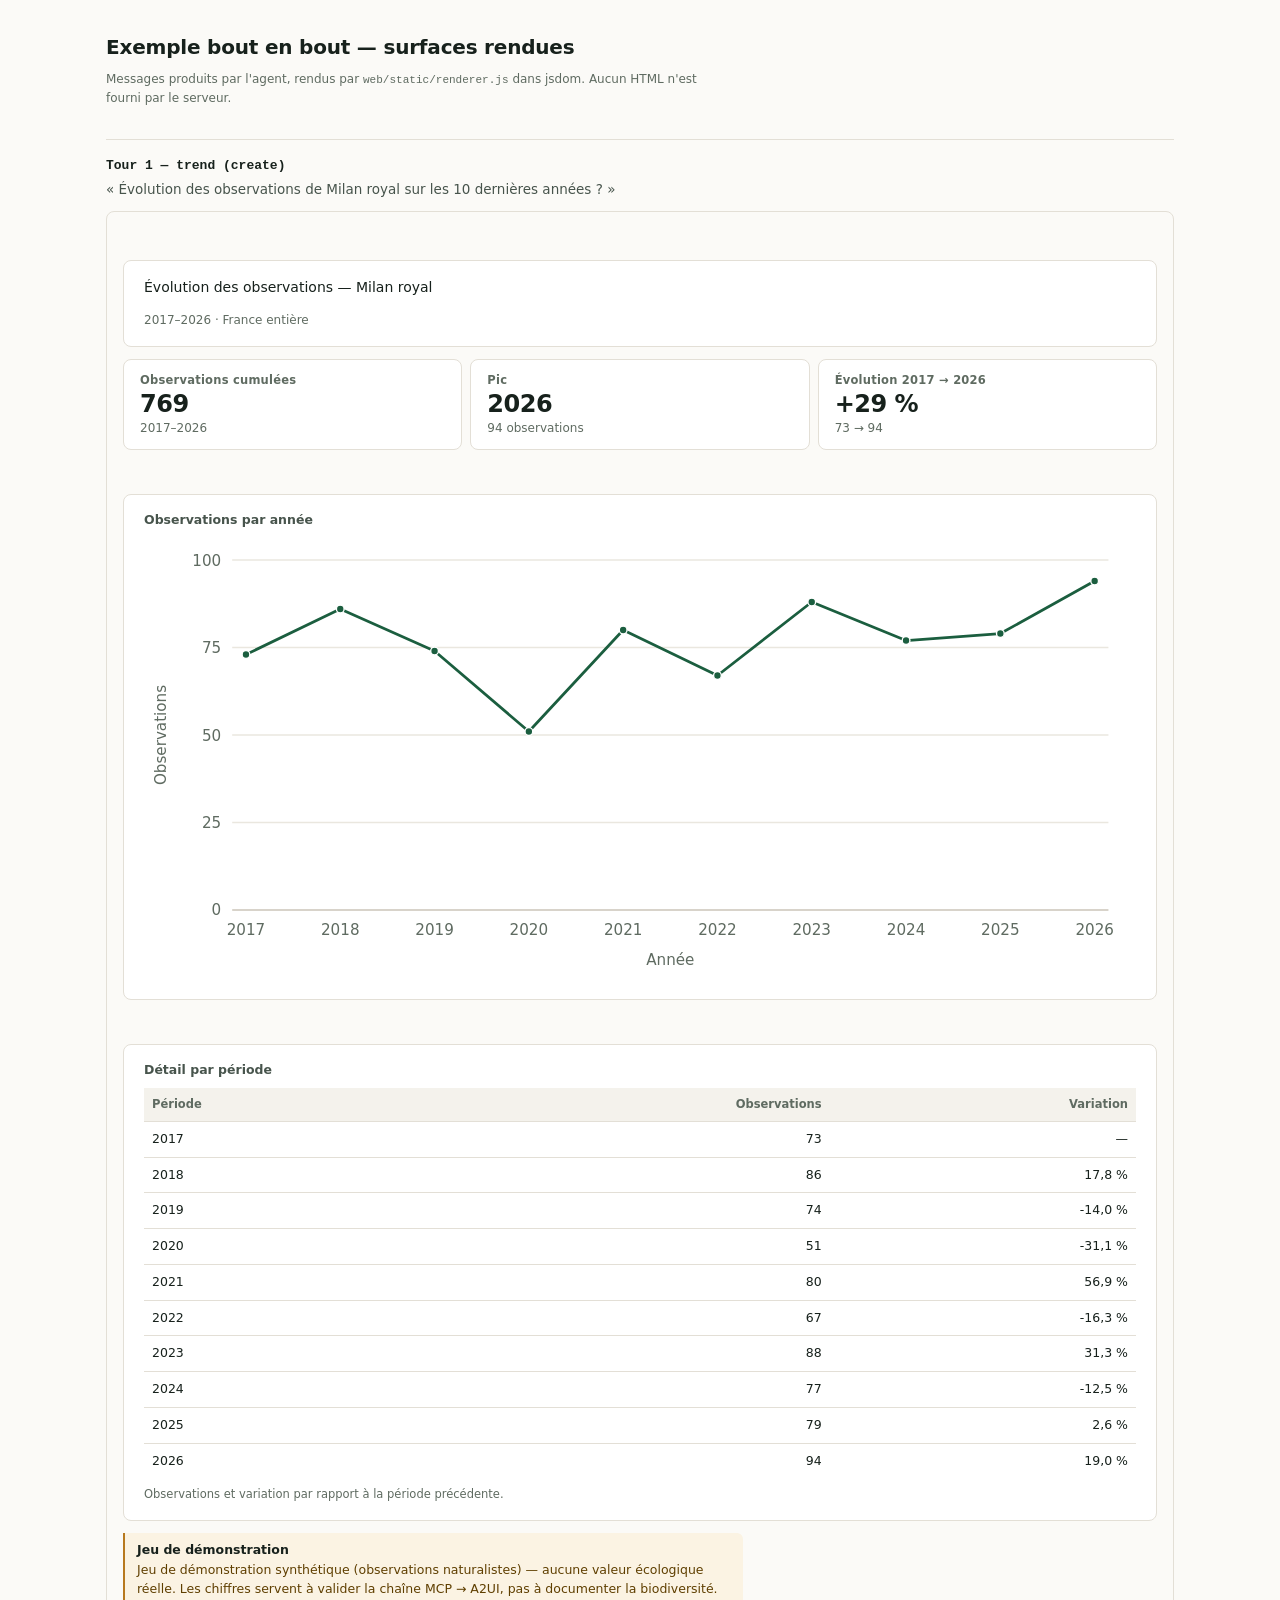
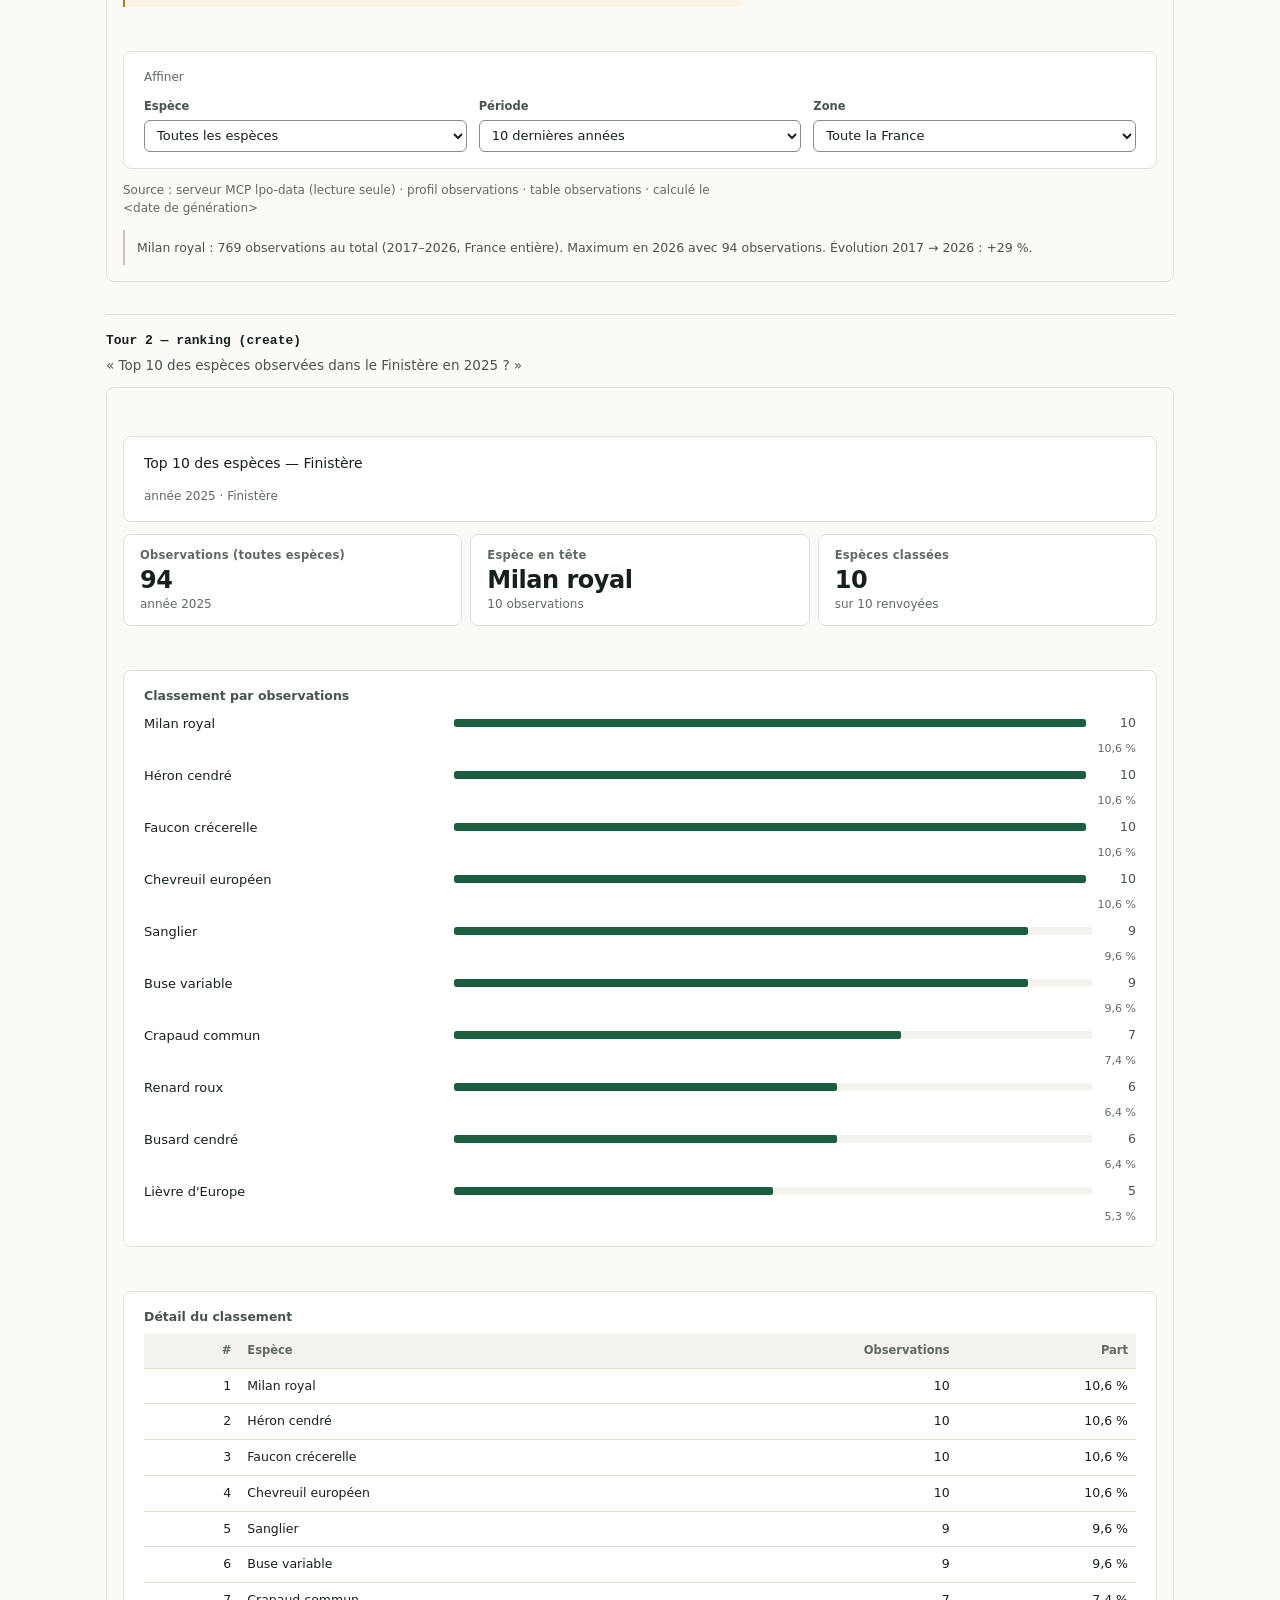
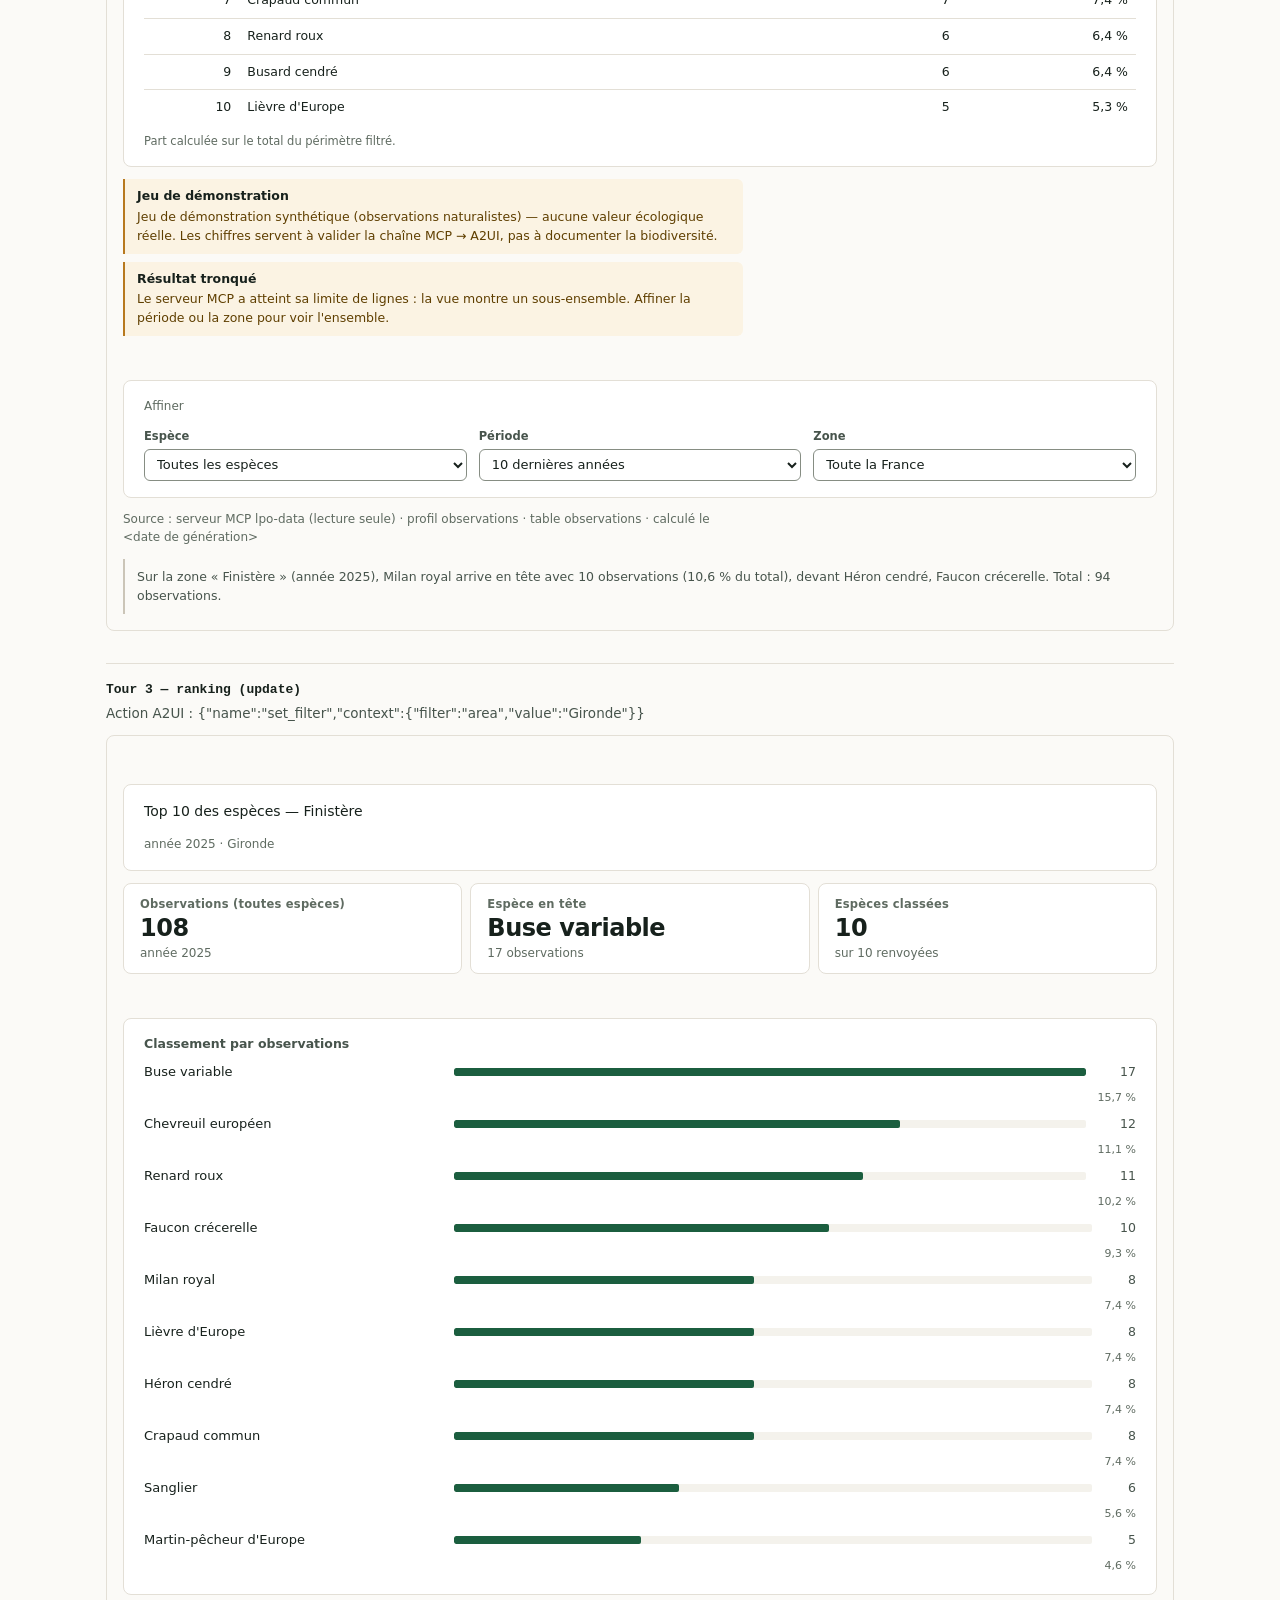
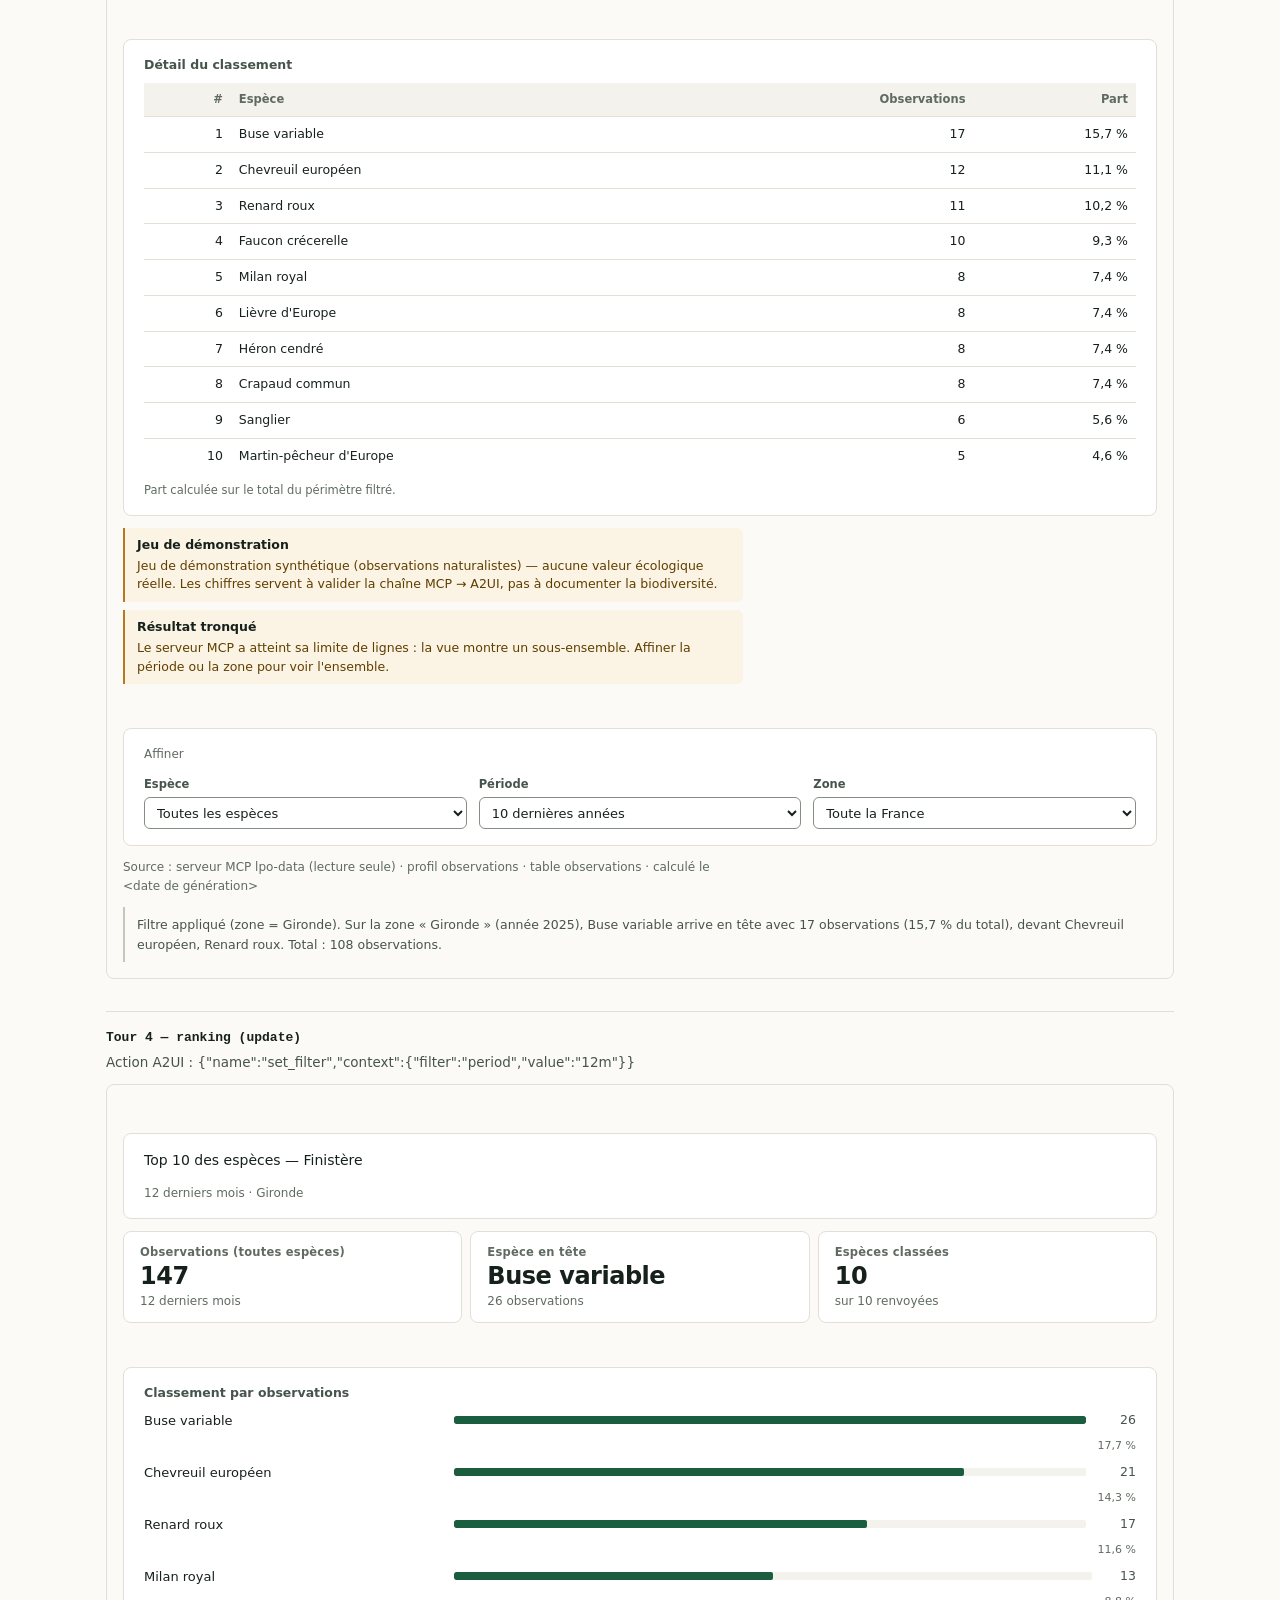
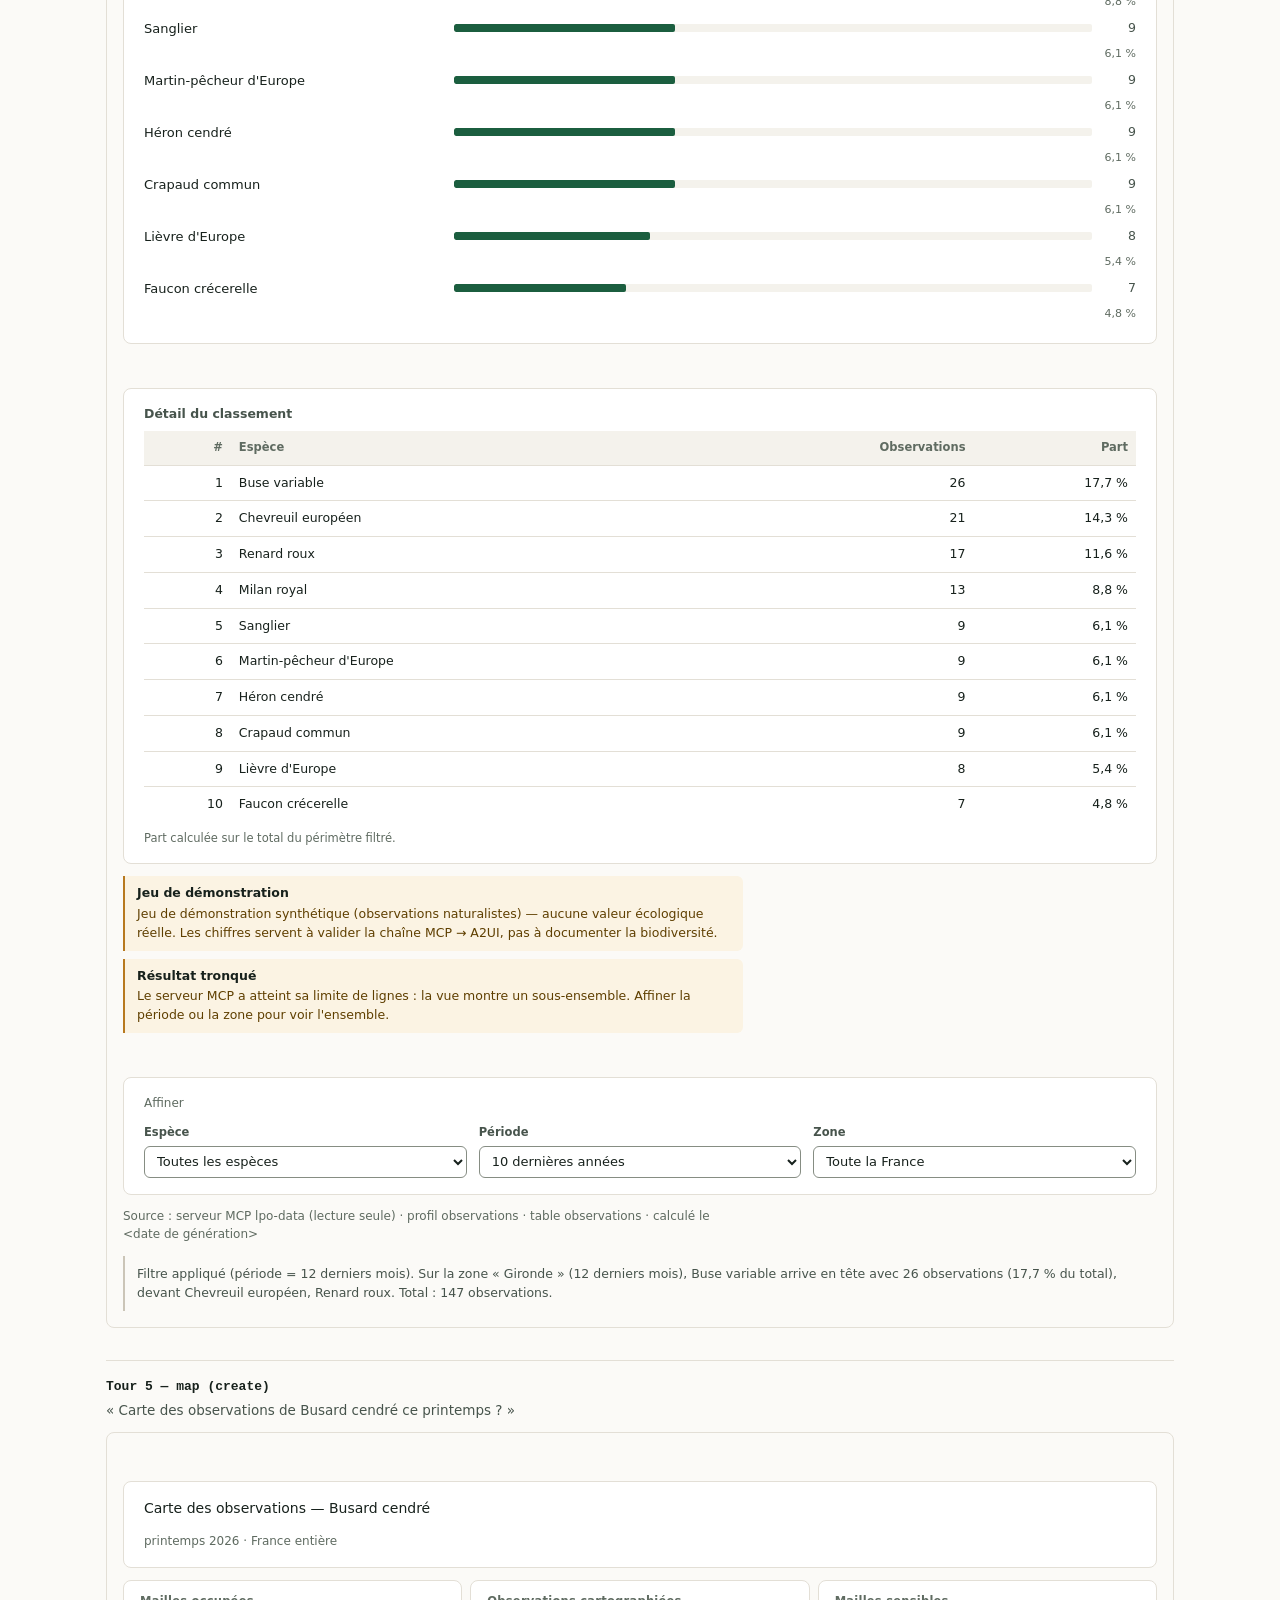
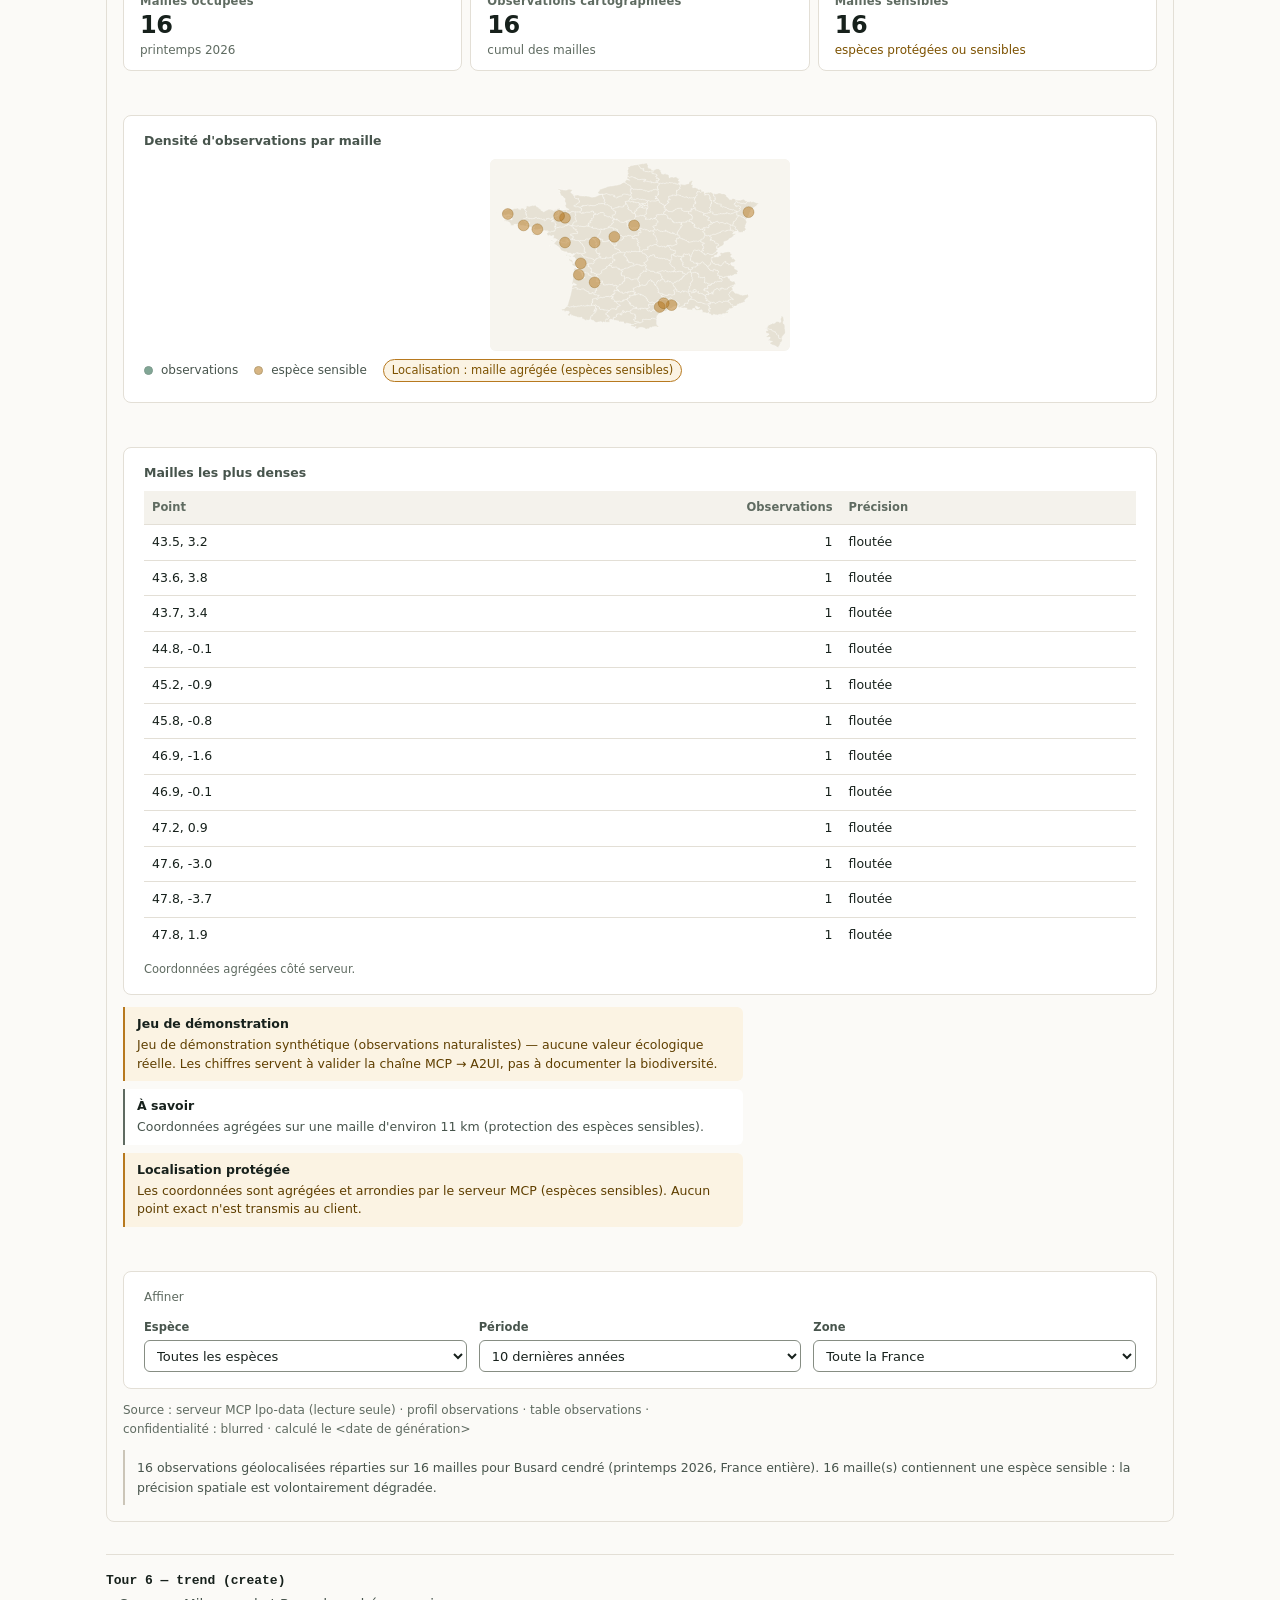
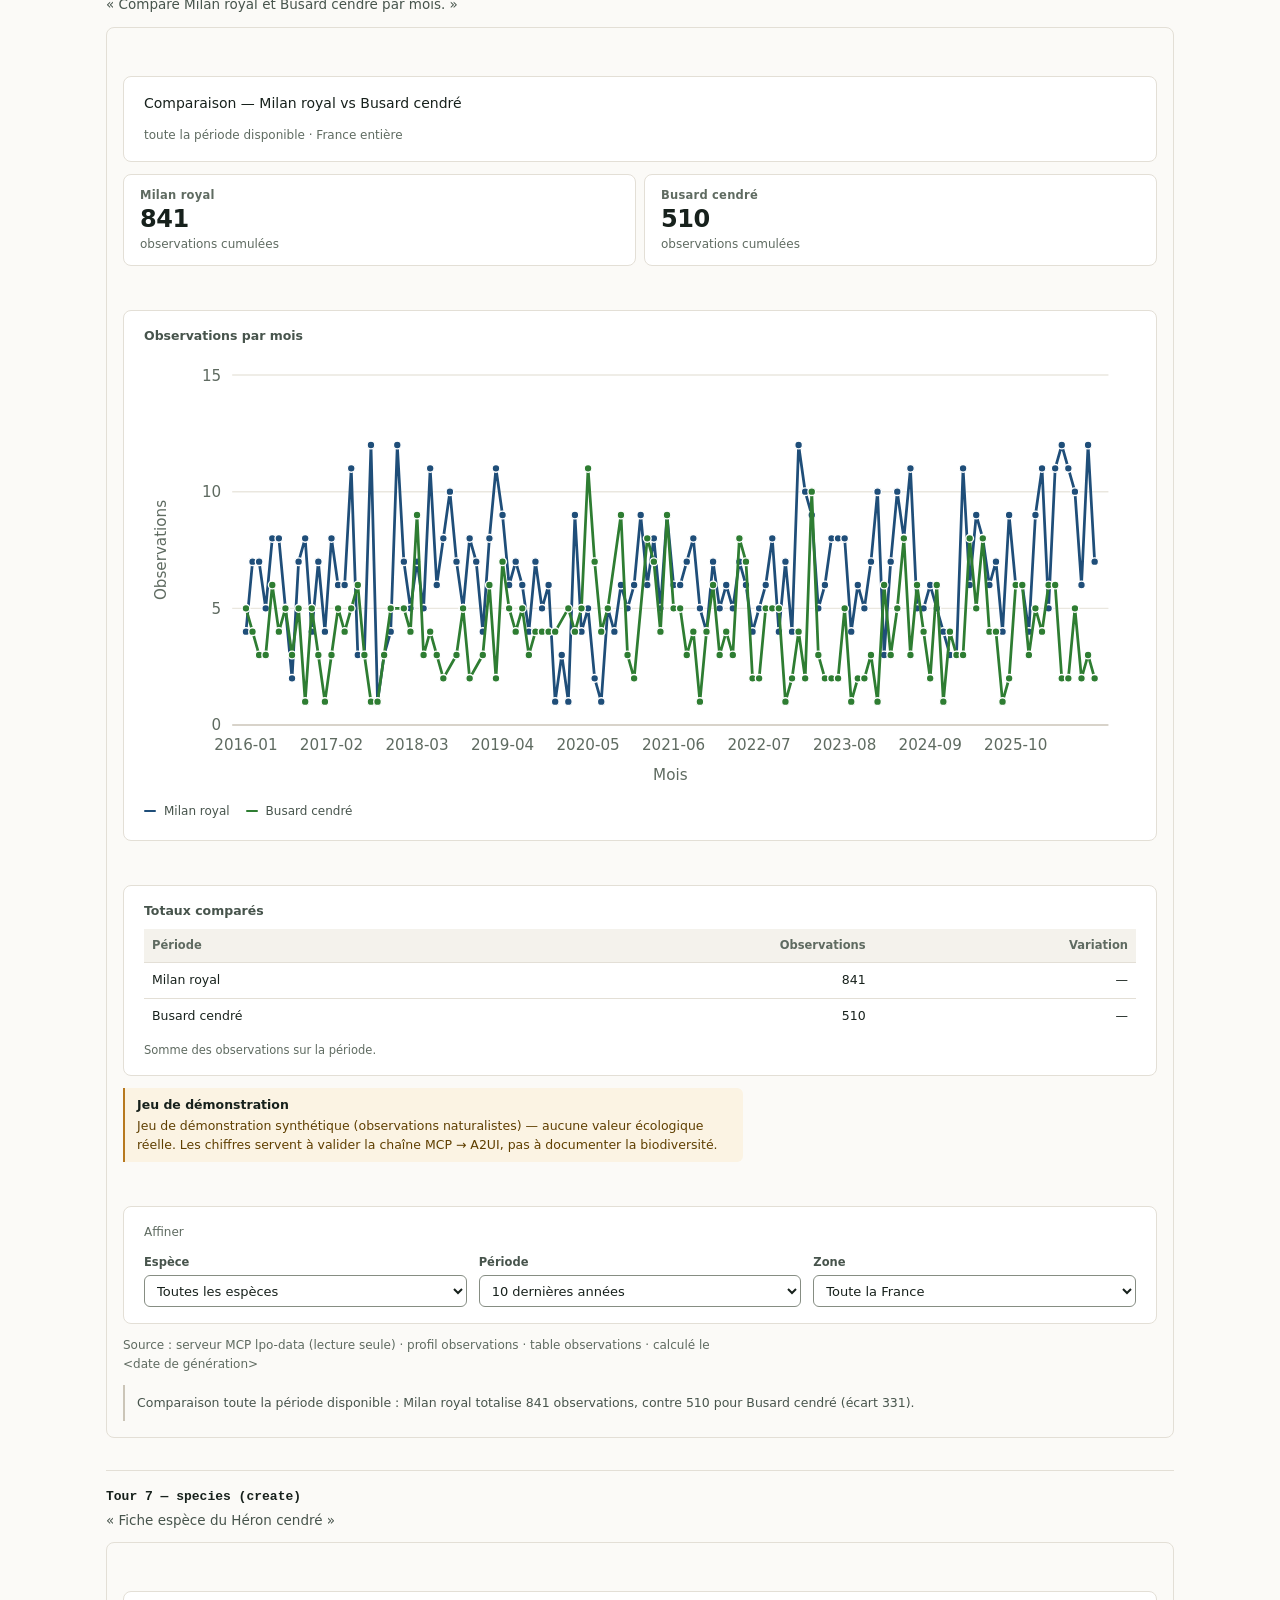
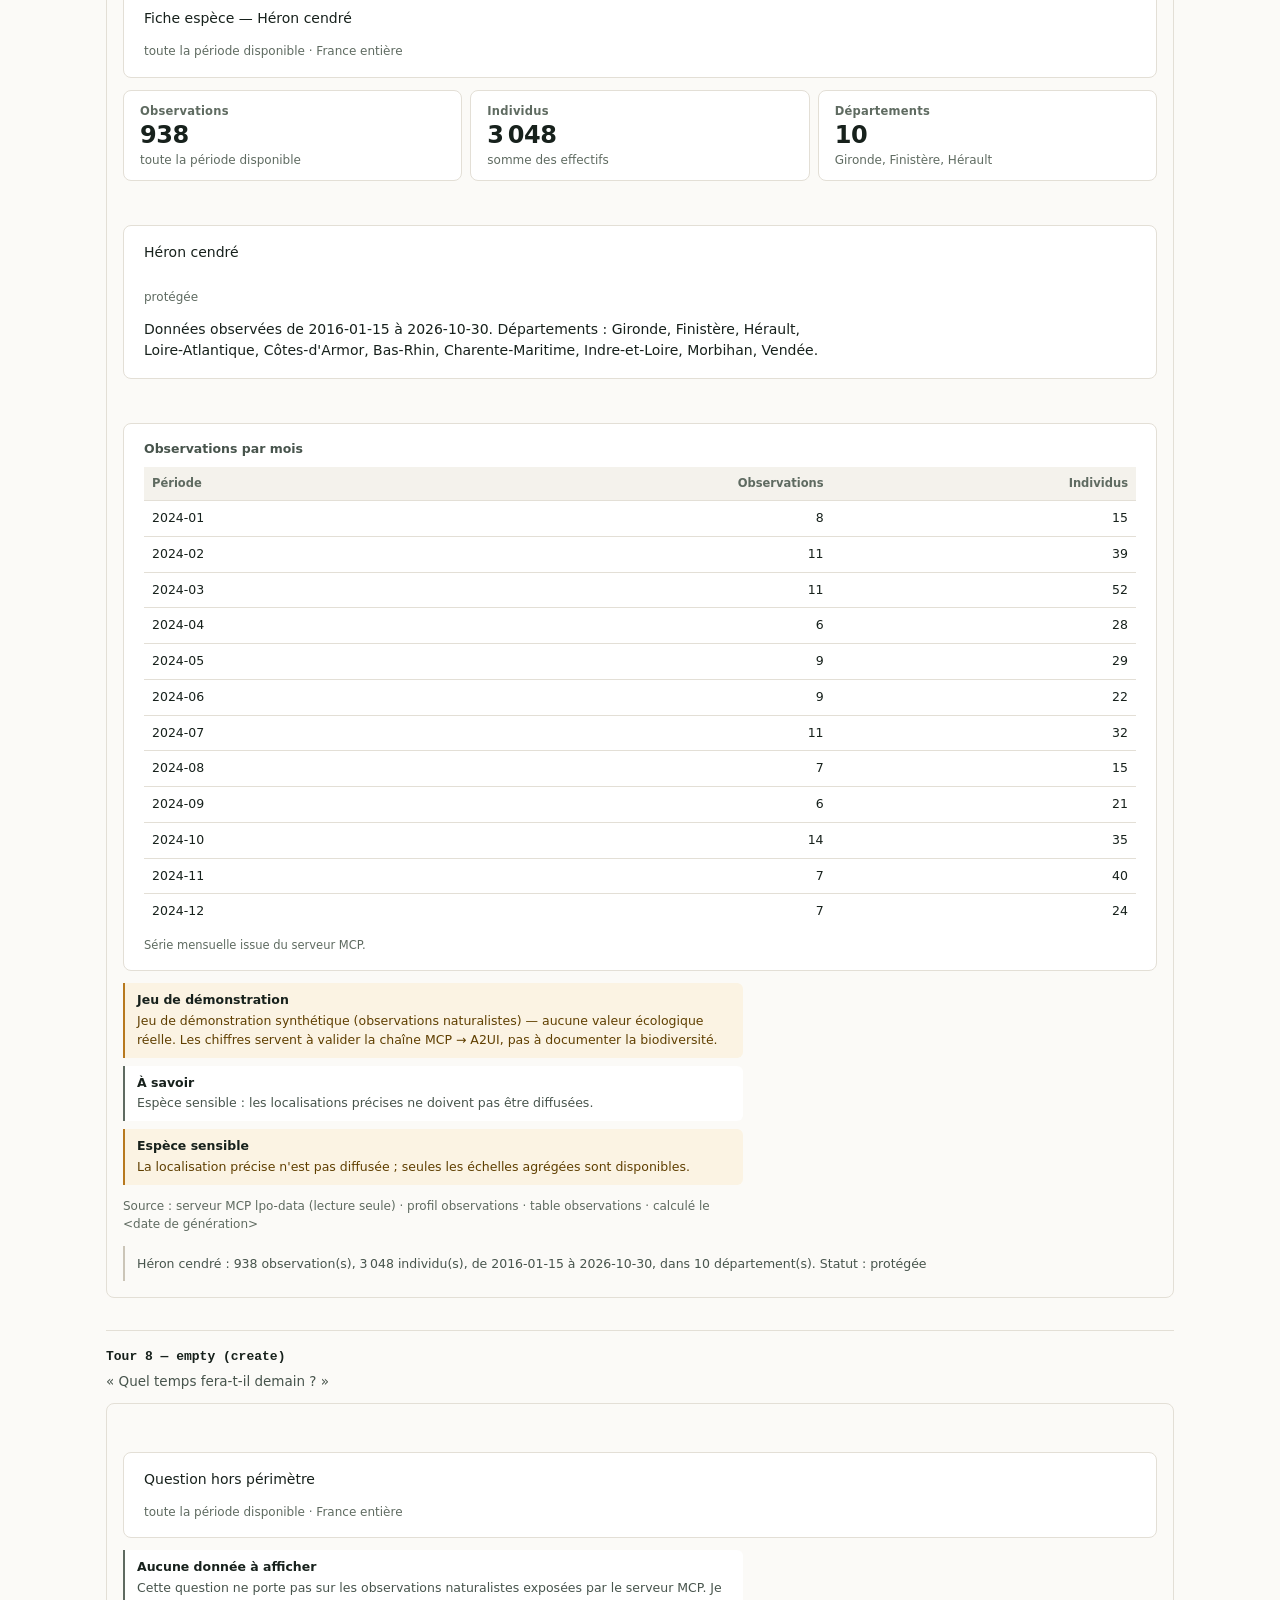
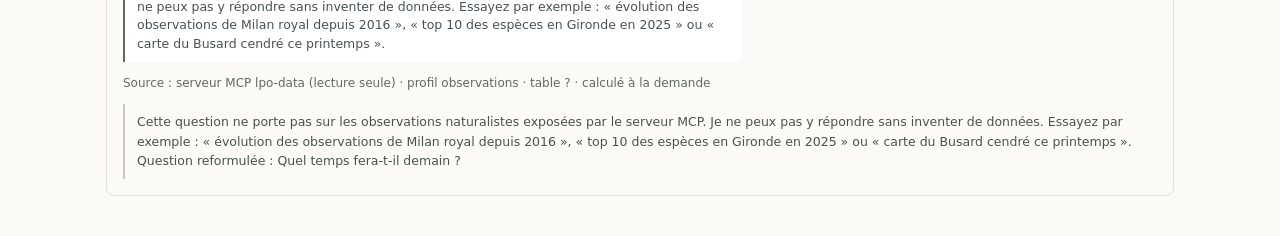
<file: lpo_a2ui/examples/rendered.html>
<!DOCTYPE html><html lang="fr"><head><meta charset="utf-8"><title>Exemple A2UI — rendu</title>
   <style>/* LPO Data AI — feuille de style unique.
 *
 * Principes (vérifiés par tests/test_frontend_quality.py) :
 *   · une seule couleur d'accent, pas de dégradé, pas d'ombre décorative ;
 *   · contrastes WCAG AA minimum (4.5:1) pour tout texte réel ;
 *   · échelle typographique fixe, interlignes généreux, chiffres tabulaires ;
 *   · un seul système de rayons (6 / 8 px) — les pastilles sont réservées aux
 *     états, jamais aux boutons ;
 *   · `:focus-visible` toujours visible, animations conditionnées à
 *     `prefers-reduced-motion`.
 *
 * Aucune police distante n'est chargée : la pile système suffit et évite un
 * rendu tardif (FOUT) comme une dépendance réseau supplémentaire.
 */

:root {
  /* Surfaces et texte */
  --paper: #fbfaf7;
  --surface: #ffffff;
  --surface-2: #f4f2ec;
  --ink: #17211c;
  --ink-2: #47544c;
  --ink-3: #5f6b61;
  --line: #e3dfd6;
  --line-strong: #cbc5b8;
  /* Bordure des contrôles : 3:1 minimum sur les deux fonds (WCAG 1.4.11).
     Une bordure trop claire rend un champ invisible pour qui distingue mal. */
  --control-line: #868d83;

  /* Accent unique + états */
  --accent: #1b5e3f;
  --accent-hover: #144830;
  --accent-soft: #e9f1eb;
  --warn: #7d5200;
  --warn-soft: #fbf3e3;
  --warn-line: #b7791f;
  --error: #9c2529;
  --error-soft: #fcf1f0;

  /* Typographie */
  --font-ui:
    ui-sans-serif, system-ui, -apple-system, "Segoe UI", Roboto, "Helvetica Neue", Arial,
    sans-serif;
  --font-mono: ui-monospace, SFMono-Regular, "SF Mono", Menlo, Consolas, "Liberation Mono", monospace;

  /* Rythme (multiples de 4 px) */
  --space-1: 4px;
  --space-2: 8px;
  --space-3: 12px;
  --space-4: 16px;
  --space-5: 20px;
  --space-6: 24px;
  --space-8: 32px;
  --space-10: 40px;

  --radius-sm: 6px;
  --radius: 8px;
  --pill: 999px;

  --focus: #1b5e3f;
}

*,
*::before,
*::after {
  box-sizing: border-box;
}

html {
  height: 100%;
}

/* Coquille applicative : la page ne défile pas, seules la conversation et la
 * réponse défilent. Sans hauteur bornée, une longue réponse étire la grille et
 * pousse le composeur hors de l'écran. */
body {
  margin: 0;
  height: 100%;
  height: 100dvh;
  overflow: hidden;
  display: flex;
  flex-direction: column;
  background: var(--paper);
  color: var(--ink);
  font-family: var(--font-ui);
  font-size: 14px;
  line-height: 1.5;
  -webkit-font-smoothing: antialiased;
  text-rendering: optimizeLegibility;
}

h1,
h2,
h3,
p,
figure,
figcaption {
  margin: 0;
}

button,
input,
select {
  font: inherit;
  color: inherit;
}

code,
kbd,
samp {
  font-family: var(--font-mono);
  font-size: 0.92em;
}

a {
  color: var(--accent);
  text-underline-offset: 2px;
}

:focus-visible {
  outline: 2px solid var(--focus);
  outline-offset: 2px;
  border-radius: var(--radius-sm);
}

.sr-only {
  position: absolute;
  width: 1px;
  height: 1px;
  padding: 0;
  margin: -1px;
  overflow: hidden;
  clip-path: inset(50%);
  white-space: nowrap;
  border: 0;
}

.skip-link {
  position: absolute;
  left: var(--space-4);
  top: -48px;
  z-index: 10;
  padding: var(--space-2) var(--space-3);
  background: var(--surface);
  border: 1px solid var(--control-line);
  border-radius: var(--radius-sm);
  font-size: 13px;
  text-decoration: none;
}

.skip-link:focus-visible {
  top: var(--space-2);
}

/* ── En-tête ────────────────────────────────────────────────────────────── */

.topbar {
  display: flex;
  align-items: center;
  justify-content: space-between;
  gap: var(--space-4);
  flex-wrap: wrap;
  padding: var(--space-3) var(--space-5);
  background: var(--surface);
  border-bottom: 1px solid var(--line);
}

.brand {
  display: flex;
  flex-direction: column;
  gap: 2px;
  min-width: 0;
}

.topbar h1 {
  font-size: 15px;
  font-weight: 650;
  letter-spacing: -0.01em;
}

.tagline {
  color: var(--ink-3);
  font-size: 12px;
  max-width: 78ch;
}

.status {
  display: flex;
  align-items: center;
  gap: var(--space-2);
  flex-wrap: wrap;
  font-family: var(--font-mono);
  font-size: 11px;
  color: var(--ink-3);
}

.status .sep {
  color: var(--line-strong);
}

.badge {
  padding: 2px var(--space-2);
  border: 1px solid var(--line-strong);
  border-radius: var(--pill);
  font-family: var(--font-mono);
  font-size: 11px;
  color: var(--ink-2);
  background: var(--surface);
  white-space: nowrap;
}

.badge-demo {
  border-color: var(--warn-line);
  background: var(--warn-soft);
  color: var(--warn);
}

/* ── Mise en page ───────────────────────────────────────────────────────── */

.layout {
  flex: 1 1 auto;
  min-height: 0;
  display: grid;
  grid-template-columns: minmax(360px, 26vw) minmax(0, 1fr);
  grid-template-rows: minmax(0, 1fr);
}

.chat {
  display: flex;
  flex-direction: column;
  min-height: 0;
  border-right: 1px solid var(--line);
  background: var(--surface);
}

.chat-head {
  display: flex;
  align-items: baseline;
  justify-content: space-between;
  gap: var(--space-2);
  padding: var(--space-3) var(--space-4) var(--space-2);
  border-bottom: 1px solid var(--line);
}

.chat-head h2 {
  font-size: 13px;
  font-weight: 600;
}

.chat-head .count {
  font-family: var(--font-mono);
  font-size: 11px;
  color: var(--ink-3);
}

.chat-scroll {
  flex: 1;
  min-height: 0;
  overflow-y: auto;
  padding: var(--space-4);
  display: flex;
  flex-direction: column;
  gap: var(--space-4);
  scrollbar-width: thin;
}

.chat-empty {
  color: var(--ink-3);
  font-size: 13px;
  line-height: 1.6;
}

/* Messages : le tour utilisateur est aligné à droite, l'agent occupe la
 * largeur. Pas de bulle décorative : une règle de rôle et de l'espace. */

.bubble {
  display: flex;
  flex-direction: column;
  gap: var(--space-1);
  max-width: 100%;
}

.bubble.is-user {
  align-self: flex-end;
  align-items: flex-end;
  max-width: 90%;
}

.bubble.is-user .bubble-text {
  background: var(--surface-2);
  border: 1px solid var(--line);
  border-radius: var(--radius);
  padding: var(--space-2) var(--space-3);
}

.bubble.is-assistant {
  align-self: stretch;
}

.bubble-role {
  font-size: 11px;
  font-weight: 600;
  letter-spacing: 0.02em;
  color: var(--ink-3);
}

.bubble-text {
  font-size: 13.5px;
  line-height: 1.55;
  white-space: pre-wrap;
  overflow-wrap: anywhere;
}

.bubble.is-pending .bubble-text {
  color: var(--ink-3);
}

.bubble.is-degraded .bubble-text {
  border-left: 2px solid var(--warn-line);
  padding-left: var(--space-3);
}

.bubble.is-error .bubble-text {
  border-left: 2px solid var(--error);
  padding-left: var(--space-3);
  color: var(--error);
}

/* Traçabilité */

.trace {
  font-size: 12px;
  color: var(--ink-2);
}

.trace summary {
  cursor: pointer;
  color: var(--ink-2);
  font-family: var(--font-mono);
  font-size: 11px;
  list-style: none;
  display: inline-flex;
  align-items: center;
  gap: var(--space-1);
  padding: 2px 0;
}

.trace summary::-webkit-details-marker {
  display: none;
}

.trace summary::before {
  content: "▸";
  font-size: 9px;
  color: var(--ink-3);
}

.trace[open] summary::before {
  content: "▾";
}

.trace summary:hover {
  color: var(--ink);
}

.trace-list {
  margin: var(--space-2) 0 0;
  padding: 0;
  list-style: none;
  display: grid;
  gap: var(--space-1);
  border-left: 1px solid var(--line);
  padding-left: var(--space-3);
}

.trace-list li {
  display: flex;
  flex-wrap: wrap;
  gap: var(--space-1) var(--space-2);
  align-items: baseline;
}

.trace-list code {
  color: var(--ink);
  background: var(--surface-2);
  border-radius: 4px;
  padding: 0 4px;
}

.trace-args,
.trace-summary {
  color: var(--ink-3);
  font-size: 11px;
  overflow-wrap: anywhere;
}

.trace-summary {
  flex: 1 1 100%;
  padding-left: 2px;
}

.trace-list .trace-status {
  color: var(--ink-3);
  font-size: 11px;
  margin-left: auto;
  font-variant-numeric: tabular-nums;
}

.trace-error code,
.trace-error .trace-args,
.trace-error .trace-status {
  color: var(--error);
}

/* Exemples */

.examples {
  padding: var(--space-2) var(--space-4) var(--space-3);
}

.examples-label {
  display: block;
  font-size: 11px;
  font-weight: 600;
  letter-spacing: 0.02em;
  color: var(--ink-3);
  margin-bottom: var(--space-2);
}

.examples-list {
  display: flex;
  flex-wrap: wrap;
  gap: 6px;
}

.examples button {
  max-width: 100%;
  background: var(--surface);
  border: 1px solid var(--line);
  border-radius: var(--radius-sm);
  padding: 3px var(--space-2);
  font-size: 12px;
  line-height: 1.4;
  color: var(--ink-2);
  cursor: pointer;
  text-align: left;
  white-space: nowrap;
  overflow: hidden;
  text-overflow: ellipsis;
}

.examples button:hover {
  border-color: var(--line-strong);
  color: var(--ink);
  background: var(--surface-2);
}

/* Composeur */

.composer {
  display: flex;
  gap: var(--space-2);
  padding: var(--space-3) var(--space-4);
  background: var(--surface);
  border-top: 1px solid var(--line);
  position: sticky;
  bottom: 0;
}

.composer input {
  flex: 1;
  min-width: 0;
  height: 36px;
  border: 1px solid var(--control-line);
  border-radius: var(--radius-sm);
  padding: 0 var(--space-3);
  background: var(--surface);
  font-size: 13.5px;
}

.composer input::placeholder {
  color: var(--ink-3);
}

.composer input:focus-visible {
  outline: 2px solid var(--focus);
  outline-offset: 1px;
  border-color: var(--accent);
}

.composer button {
  height: 36px;
  min-width: 96px;
  padding: 0 var(--space-4);
  border: 1px solid var(--accent);
  border-radius: var(--radius-sm);
  background: var(--accent);
  color: #fff;
  font-size: 13px;
  font-weight: 600;
  cursor: pointer;
}

.composer button:hover:not(:disabled) {
  background: var(--accent-hover);
  border-color: var(--accent-hover);
}

.composer button:disabled {
  opacity: 0.55;
  cursor: progress;
}

.hint {
  margin-top: auto;
  padding: var(--space-3) var(--space-4);
  border-top: 1px solid var(--line);
  font-size: 11px;
  line-height: 1.5;
  color: var(--ink-3);
}

.hint code {
  color: var(--ink-2);
}

/* ── Panneau de réponse ─────────────────────────────────────────────────── */

.surface-panel {
  display: flex;
  flex-direction: column;
  min-height: 0;
  background: var(--paper);
}

.surface-head {
  display: flex;
  align-items: center;
  justify-content: space-between;
  gap: var(--space-3);
  flex-wrap: wrap;
  padding: var(--space-2) var(--space-5);
  border-bottom: 1px solid var(--line);
  background: var(--surface);
}

.surface-head h2 {
  font-size: 13px;
  font-weight: 600;
}

.surface-meta {
  font-family: var(--font-mono);
  font-size: 11px;
  color: var(--ink-3);
  font-variant-numeric: tabular-nums;
}

.surface-tools {
  display: flex;
  align-items: center;
  gap: var(--space-3);
}

.toggle {
  display: inline-flex;
  align-items: center;
  gap: var(--space-2);
  font-size: 12px;
  color: var(--ink-2);
  background: none;
  border: 1px solid var(--control-line);
  border-radius: var(--radius-sm);
  padding: 3px var(--space-2);
  cursor: pointer;
}

.toggle:hover {
  border-color: var(--line-strong);
  color: var(--ink);
}

.toggle[aria-pressed="true"] {
  background: var(--accent-soft);
  border-color: var(--accent);
  color: var(--accent);
}

/* Indicateur de chargement : barre fine, jamais un spinner qui danse. */

.progress {
  height: 2px;
  background: transparent;
  overflow: hidden;
}

.progress[data-active="true"] {
  background: var(--accent-soft);
}

.progress[data-active="true"]::before {
  content: "";
  display: block;
  height: 100%;
  width: 40%;
  background: var(--accent);
}

@media (prefers-reduced-motion: no-preference) {
  .progress[data-active="true"]::before {
    animation: indeterminate 1.4s ease-in-out infinite;
  }
}

@keyframes indeterminate {
  0% {
    transform: translateX(-40%);
  }
  100% {
    transform: translateX(250%);
  }
}

.surface-scroll:focus-visible,
.chat-scroll:focus-visible {
  outline: 2px solid var(--focus);
  outline-offset: -2px;
}

.surface-scroll {
  flex: 1;
  min-height: 0;
  overflow-y: auto;
  padding: var(--space-5);
  scrollbar-width: thin;
  display: flex;
  flex-direction: column;
}

.surface-host {
  display: flex;
  flex-direction: column;
  gap: var(--space-4);
  max-width: 1080px;
}

/* Avant la première réponse, l'écran d'accueil se centre dans l'espace
 * disponible : une carte collée en haut d'un panneau vide se lit comme un
 * chargement interrompu. Dès qu'une surface existe, l'accueil est retiré. */
.surface-host:has(> .welcome) {
  justify-content: center;
  align-items: center;
  min-height: 100%;
}

.welcome {
  background: var(--surface);
  border: 1px solid var(--line);
  border-radius: var(--radius);
  padding: var(--space-5);
  max-width: 74ch;
}

.welcome h3 {
  font-size: 15px;
  font-weight: 650;
  margin-bottom: var(--space-2);
}

.welcome p {
  color: var(--ink-2);
  font-size: 13.5px;
  line-height: 1.6;
}

.welcome p + p {
  margin-top: var(--space-2);
}

.welcome dl {
  margin: var(--space-3) 0 0;
  display: grid;
  grid-template-columns: max-content 1fr;
  gap: var(--space-1) var(--space-3);
  font-size: 12.5px;
}

.welcome dt {
  font-family: var(--font-mono);
  font-size: 11px;
  color: var(--ink-3);
}

.welcome dd {
  margin: 0;
  color: var(--ink-2);
}

/* ── Surfaces A2UI ──────────────────────────────────────────────────────── */

.a2ui-surface,
.a2ui-column {
  display: flex;
  flex-direction: column;
  gap: var(--space-3);
}

.a2ui-row {
  display: flex;
  flex-direction: row;
  gap: var(--space-3);
  flex-wrap: wrap;
}

.a2ui-row[data-align="center"] {
  align-items: center;
}
.a2ui-row[data-align="start"] {
  align-items: flex-start;
}
.a2ui-row[data-align="end"] {
  align-items: flex-end;
}
.a2ui-row[data-align="stretch"] {
  align-items: stretch;
}
.a2ui-row[data-justify="spaceBetween"] {
  justify-content: space-between;
}
.a2ui-row[data-justify="center"] {
  justify-content: center;
}
.a2ui-row[data-justify="end"] {
  justify-content: flex-end;
}

.a2ui-list {
  display: flex;
  flex-direction: column;
  gap: var(--space-2);
}

.a2ui-list.is-horizontal {
  flex-direction: row;
  flex-wrap: wrap;
}

.a2ui-list.is-horizontal > * {
  flex: 1 1 160px;
}

.a2ui-card {
  background: var(--surface);
  border: 1px solid var(--line);
  border-radius: var(--radius);
  padding: var(--space-4) var(--space-5);
}

.a2ui-card:has(.a2ui-chart) {
  padding: var(--space-4) var(--space-5) var(--space-5);
}

/* Mesure de lecture : au-delà d'environ 80 caractères par ligne, l'œil perd
 * le début de la ligne suivante. Les graphiques et tableaux, eux, occupent
 * toute la largeur disponible. */
.a2ui-text {
  font-size: 14px;
  line-height: 1.55;
  max-width: 78ch;
}

.a2ui-text.is-caption {
  font-size: 12px;
  color: var(--ink-3);
}

.a2ui-divider {
  border: none;
  border-top: 1px solid var(--line);
  margin: 0;
}

.a2ui-divider.vertical {
  border-top: none;
  border-left: 1px solid var(--line);
  align-self: stretch;
}

.a2ui-button {
  border: 1px solid var(--control-line);
  background: var(--surface);
  border-radius: var(--radius-sm);
  padding: 5px var(--space-3);
  font-size: 12.5px;
  cursor: pointer;
}

.a2ui-button:hover {
  border-color: var(--ink-3);
}

.a2ui-button.is-primary {
  background: var(--accent);
  border-color: var(--accent);
  color: #fff;
}

.a2ui-button.is-borderless {
  border-color: transparent;
  background: transparent;
  color: var(--accent);
  padding-inline: 0;
}

.a2ui-placeholder {
  max-width: 78ch;
  border: 1px dashed var(--line-strong);
  border-radius: var(--radius-sm);
  padding: var(--space-3);
  color: var(--ink-2);
  font-size: 13px;
  background: var(--surface-2);
}

/* Indicateurs */

.a2ui-kpi {
  flex: 1 1 150px;
  display: flex;
  flex-direction: column;
  gap: 2px;
  padding: var(--space-3) var(--space-4);
  background: var(--surface);
  border: 1px solid var(--line);
  border-radius: var(--radius);
}

.kpi-label {
  font-size: 11.5px;
  font-weight: 600;
  letter-spacing: 0.02em;
  color: var(--ink-3);
}

.kpi-value {
  font-size: 24px;
  font-weight: 650;
  line-height: 1.15;
  font-variant-numeric: tabular-nums;
  letter-spacing: -0.02em;
  overflow-wrap: anywhere;
}

.kpi-hint,
.kpi-trend {
  font-size: 12px;
  color: var(--ink-3);
  line-height: 1.4;
}

.a2ui-kpi.is-positive .kpi-trend {
  color: var(--accent);
}

.a2ui-kpi.is-warning .kpi-trend,
.a2ui-kpi.is-warning .kpi-hint {
  color: var(--warn);
}

/* Graphiques */

.a2ui-chart {
  display: flex;
  flex-direction: column;
  gap: var(--space-2);
  margin: 0;
}

.chart-title {
  font-size: 12.5px;
  font-weight: 600;
  color: var(--ink-2);
}

.chart-svg,
.map-svg {
  width: 100%;
  height: auto;
  display: block;
  overflow: visible;
}

.grid-line {
  stroke: #eae7df;
  stroke-width: 1;
}

.axis-line {
  stroke: var(--line-strong);
  stroke-width: 1;
}

.axis-label {
  font-family: var(--font-ui);
  font-size: 11px;
  fill: var(--ink-3);
  font-variant-numeric: tabular-nums;
}

.axis-title {
  font-family: var(--font-ui);
  font-size: 11px;
  fill: var(--ink-3);
}

.chart-body {
  display: flex;
  flex-direction: column;
  gap: var(--space-2);
  width: 100%;
}

.chart-legend {
  display: flex;
  flex-wrap: wrap;
  gap: var(--space-1) var(--space-4);
  font-size: 12px;
  color: var(--ink-2);
}

.chart-legend-item {
  display: inline-flex;
  align-items: center;
  gap: var(--space-2);
}

.chart-legend-swatch {
  width: 12px;
  height: 2px;
  border-radius: 1px;
  background: var(--accent);
}

.chart-legend-dot {
  width: 9px;
  height: 9px;
  border-radius: 50%;
  background: var(--accent);
  opacity: 0.55;
  border: 1px solid var(--accent-hover);
}

.chart-legend-dot.is-sensitive {
  background: var(--warn-line);
  border-color: var(--warn);
}

.bar-list {
  display: flex;
  flex-direction: column;
  gap: var(--space-2);
}

.bar-row {
  display: grid;
  grid-template-columns: minmax(110px, 30%) minmax(0, 1fr) auto;
  gap: var(--space-2) var(--space-3);
  align-items: center;
}

.bar-label {
  font-size: 13px;
  color: var(--ink);
}

.bar-track {
  height: 8px;
  background: var(--surface-2);
  border-radius: 2px;
  overflow: hidden;
}

.bar-fill {
  height: 100%;
  background: var(--accent);
  border-radius: 2px;
  min-width: 2px;
}

.bar-value {
  min-width: 4ch;
  text-align: right;
  font-size: 12.5px;
  color: var(--ink-2);
  font-variant-numeric: tabular-nums;
}

.bar-hint {
  grid-column: 3;
  font-size: 11px;
  color: var(--ink-3);
  text-align: right;
}

/* Carte */

.map-host {
  position: relative;
  max-width: 820px;
  margin-inline: auto;
  border-radius: var(--radius-sm);
  overflow: hidden;
  background: var(--surface-2);
}

/* La mer et la terre ne partagent pas la même teinte : sans cet écart, la
 * France se devine au trait des départements et la carte devient une texture. */
.map-bg {
  fill: #f7f5ef;
}

.map-dept {
  fill: #e6e1d4;
  stroke: #fcfbf7;
  stroke-width: 0.8;
}

.map-point {
  fill: var(--accent);
  fill-opacity: 0.5;
  stroke: var(--accent-hover);
  stroke-width: 0.7;
}

.map-point.is-sensitive {
  fill: var(--warn-line);
  fill-opacity: 0.5;
  stroke: var(--warn);
}

.map-meta {
  display: flex;
  flex-wrap: wrap;
  align-items: center;
  gap: var(--space-1) var(--space-4);
  font-size: 12px;
  color: var(--ink-2);
}

.privacy-badge {
  display: inline-flex;
  align-items: center;
  font-size: 11.5px;
  padding: 2px var(--space-2);
  border-radius: var(--pill);
  border: 1px solid var(--line-strong);
  color: var(--ink-2);
  background: var(--surface);
}

.privacy-badge.is-blurred,
.privacy-badge.is-department {
  border-color: var(--warn-line);
  background: var(--warn-soft);
  color: var(--warn);
}

/* Tableau */

.a2ui-table {
  display: flex;
  flex-direction: column;
  gap: var(--space-2);
  margin: 0;
}

.data-table {
  width: 100%;
  border-collapse: collapse;
  font-size: 12.5px;
  font-variant-numeric: tabular-nums;
}

.data-table th {
  text-align: left;
  font-weight: 600;
  font-size: 11.5px;
  color: var(--ink-3);
  background: var(--surface-2);
  border-bottom: 1px solid var(--line);
  padding: var(--space-2);
  position: sticky;
  top: 0;
  z-index: 1;
}

.data-table td {
  padding: var(--space-2);
  border-bottom: 1px solid var(--line);
  color: var(--ink);
}

.data-table tbody tr:last-child td {
  border-bottom: none;
}

.data-table .is-num,
.data-table th.is-num {
  text-align: right;
}

.data-table .is-center,
.data-table th.is-center {
  text-align: center;
}

.table-caption {
  font-size: 11.5px;
  color: var(--ink-3);
}

/* Encarts */

.a2ui-notice {
  max-width: 78ch;
  display: flex;
  flex-direction: column;
  gap: 2px;
  padding: var(--space-2) var(--space-3);
  border-left: 2px solid var(--line-strong);
  background: var(--surface);
  border-radius: 0 var(--radius-sm) var(--radius-sm) 0;
  font-size: 12.5px;
  line-height: 1.5;
}

.a2ui-notice.is-info {
  border-left-color: var(--ink-3);
}

.a2ui-notice.is-success {
  border-left-color: var(--accent);
}

.a2ui-notice.is-warning {
  border-left-color: var(--warn-line);
  background: var(--warn-soft);
}

.a2ui-notice.is-error {
  border-left-color: var(--error);
  background: var(--error-soft);
}

.notice-title {
  font-size: 12.5px;
  font-weight: 650;
  color: var(--ink);
}

.notice-message {
  color: var(--ink-2);
}

.a2ui-notice.is-warning .notice-message {
  color: #5f3f00;
}

.a2ui-notice.is-error .notice-message {
  color: #7b1c1f;
}

/* Filtres */

.a2ui-select {
  display: flex;
  flex-direction: column;
  gap: var(--space-1);
  flex: 1 1 150px;
  min-width: 0;
}

.a2ui-select > span {
  font-size: 11.5px;
  font-weight: 600;
  color: var(--ink-2);
}

.a2ui-select select {
  height: 32px;
  padding: 0 var(--space-2);
  border: 1px solid var(--control-line);
  border-radius: var(--radius-sm);
  background: var(--surface);
  font-size: 13px;
  color: var(--ink);
}

.a2ui-select select:hover {
  border-color: var(--ink-3);
}

.text-only-note {
  font-size: 12px;
  color: var(--ink-2);
  background: var(--surface-2);
  border-left: 2px solid var(--line-strong);
  border-radius: 0 var(--radius-sm) var(--radius-sm) 0;
  padding: var(--space-2) var(--space-3);
}

/* ── Adaptations ────────────────────────────────────────────────────────── */

@media (max-width: 1080px) {
  .layout {
    grid-template-columns: minmax(0, 1fr);
    grid-template-rows: minmax(0, 44vh) minmax(0, 1fr);
  }

  .chat {
    border-right: none;
    border-bottom: 1px solid var(--line);
  }

  .surface-scroll {
    padding: var(--space-4);
  }
}

@media (max-width: 640px) {
  .topbar,
  .surface-head {
    padding-inline: var(--space-4);
  }

  /* Sur un téléphone, la conversation garde la place : la note d'explication
   * disparaît et les exemples deviennent une bande horizontale. */
  .tagline,
  .hint {
    display: none;
  }

  /* Les séparateurs « · » laissés en fin de ligne quand l'en-tête se replie
   * ressemblent à une ponctuation orpheline. */
  .status .sep {
    display: none;
  }

  .status {
    gap: var(--space-1) var(--space-2);
  }

  .layout {
    grid-template-rows: minmax(0, 46vh) minmax(0, 1fr);
  }

  .examples-list {
    flex-wrap: nowrap;
    overflow-x: auto;
    scrollbar-width: none;
    padding-bottom: 2px;
  }

  .examples-list::-webkit-scrollbar {
    display: none;
  }

  .examples button {
    flex: 0 0 auto;
  }

  .surface-scroll {
    padding: var(--space-3);
  }

  .a2ui-card {
    padding: var(--space-3) var(--space-4);
  }

  .kpi-value {
    font-size: 21px;
  }

  .bar-row {
    grid-template-columns: minmax(84px, 38%) minmax(0, 1fr) auto;
    gap: var(--space-1) var(--space-2);
  }
}

@media print {
  .chat,
  .composer,
  .examples,
  .hint,
  .surface-tools,
  .skip-link {
    display: none;
  }

  .layout {
    display: block;
  }
}

   /* Habillage de la page d'exemple : mêmes jetons que l'application, pour que
      l'instantané montre le rendu réel et non une maquette à part. */
   body{background:var(--paper);color:var(--ink);font-family:var(--font-ui);margin:0}
   .snapshot{max-width:1100px;margin:0 auto;padding:var(--space-8) var(--space-4) var(--space-10)}
   .snapshot > h1{font-size:20px;font-weight:650;letter-spacing:-.01em}
   .snapshot > .meta{max-width:78ch;margin-top:var(--space-2);color:var(--ink-3);font-size:12.5px}
   .snapshot section{margin-top:var(--space-8);padding-top:var(--space-4);border-top:1px solid var(--line)}
   .snapshot h2{font-size:13px;font-weight:600;font-family:var(--font-mono);letter-spacing:0}
   .snapshot .q{color:var(--ink-2);margin:var(--space-1) 0 var(--space-3);font-size:13.5px}
   .snapshot .frame{background:var(--paper);border:1px solid var(--line);border-radius:var(--radius);padding:var(--space-4)}
   .snapshot .frame > .a2ui-surface-host{display:block}
   .snapshot .live{display:none}
   .snapshot .meta{font-size:12px;color:var(--ink-3)}
   .snapshot .fallback{margin-top:var(--space-3);white-space:pre-wrap;border-left:2px solid var(--line-strong);
     padding:var(--space-2) var(--space-3);color:var(--ink-2);font-size:12.5px;line-height:1.55}
   </style></head><body><div class="snapshot">
   <h1>Exemple bout en bout — surfaces rendues</h1>
   <p class="meta">Messages produits par l'agent, rendus par <code>web/static/renderer.js</code>
   dans jsdom. Aucun HTML n'est fourni par le serveur.</p>
   <div class="live" id="live"><div class="a2ui-surface" data-surface="lpo-exemple-bout-en-bout-6"><div class="a2ui-column" data-component-id="root" data-component="Column"><section class="a2ui-card" data-component-id="header" data-component="Card"><div class="a2ui-column" data-component-id="header_col" data-component="Column"><div class="a2ui-text " data-component-id="header_title" data-component="Text">Question hors périmètre</div><div class="a2ui-text is-caption" data-component-id="header_subtitle" data-component="Text">toute la période disponible · France entière</div></div></section><div class="a2ui-list is-vertical" data-component-id="notice_list" data-component="List"><div class="a2ui-notice is-info" role="status" data-component-id="notice_tpl" data-component="Notice"><strong class="notice-title">Aucune donnée à afficher</strong><span class="notice-message">Cette question ne porte pas sur les observations naturalistes exposées par le serveur MCP. Je ne peux pas y répondre sans inventer de données. Essayez par exemple : « évolution des observations de Milan royal depuis 2016 », « top 10 des espèces en Gironde en 2025 » ou « carte du Busard cendré ce printemps ».</span></div></div><div class="a2ui-text is-caption" data-component-id="footer" data-component="Text">Source : serveur MCP lpo-data (lecture seule) · profil observations · table ? · calculé à la demande</div></div></div></div><section><h2>Tour 1 — trend (create)</h2><p class="q">« Évolution des observations de Milan royal sur les 10 dernières années ? »</p><div class="frame"><div class="a2ui-surface-host"><div class="a2ui-surface" data-surface="lpo-exemple-bout-en-bout-1"><div class="a2ui-column" data-component-id="root" data-component="Column"><section class="a2ui-card" data-component-id="header" data-component="Card"><div class="a2ui-column" data-component-id="header_col" data-component="Column"><div class="a2ui-text " data-component-id="header_title" data-component="Text">Évolution des observations — Milan royal</div><div class="a2ui-text is-caption" data-component-id="header_subtitle" data-component="Text">2017–2026 · France entière</div></div></section><div class="a2ui-list is-horizontal" data-component-id="kpis" data-component="List"><div class="a2ui-kpi is-neutral" data-component-id="kpi_tpl" data-component="KpiCard"><div class="kpi-label">Observations cumulées</div><div class="kpi-value">769</div><div class="kpi-hint">2017–2026</div></div><div class="a2ui-kpi is-neutral" data-component-id="kpi_tpl" data-component="KpiCard"><div class="kpi-label">Pic</div><div class="kpi-value">2026</div><div class="kpi-hint">94 observations</div></div><div class="a2ui-kpi is-positive" data-component-id="kpi_tpl" data-component="KpiCard"><div class="kpi-label">Évolution 2017 → 2026</div><div class="kpi-value">+29 %</div><div class="kpi-hint">73 → 94</div></div></div><section class="a2ui-card" data-component-id="main_card" data-component="Card"><figure class="a2ui-chart" data-component-id="chart" data-component="LineChart"><figcaption class="chart-title">Observations par année</figcaption><div class="chart-body"><div class="chart-body"><svg viewBox="0 0 720 320" class="chart-svg" role="img" aria-label="Graphique linéaire : Milan royal"><line x1="64" x2="700" y1="206.5" y2="206.5" class="grid-line"></line><text x="56" y="210.5" class="axis-label" text-anchor="end">25</text><line x1="64" x2="700" y1="143" y2="143" class="grid-line"></line><text x="56" y="147" class="axis-label" text-anchor="end">50</text><line x1="64" x2="700" y1="79.5" y2="79.5" class="grid-line"></line><text x="56" y="83.5" class="axis-label" text-anchor="end">75</text><line x1="64" x2="700" y1="16" y2="16" class="grid-line"></line><text x="56" y="20" class="axis-label" text-anchor="end">100</text><line x1="64" x2="700" y1="270" y2="270" class="axis-line"></line><text x="56" y="274" class="axis-label" text-anchor="end">0</text><text x="74" y="288" class="axis-label" text-anchor="middle">2017</text><text x="142.44444444444446" y="288" class="axis-label" text-anchor="middle">2018</text><text x="210.88888888888889" y="288" class="axis-label" text-anchor="middle">2019</text><text x="279.33333333333337" y="288" class="axis-label" text-anchor="middle">2020</text><text x="347.77777777777777" y="288" class="axis-label" text-anchor="middle">2021</text><text x="416.22222222222223" y="288" class="axis-label" text-anchor="middle">2022</text><text x="484.6666666666667" y="288" class="axis-label" text-anchor="middle">2023</text><text x="553.1111111111111" y="288" class="axis-label" text-anchor="middle">2024</text><text x="621.5555555555555" y="288" class="axis-label" text-anchor="middle">2025</text><text x="690" y="288" class="axis-label" text-anchor="middle">2026</text><path d="M74,84.58000000000001 L142.44444444444446,51.56 L210.88888888888889,82.03999999999999 L279.33333333333337,140.46 L347.77777777777777,66.80000000000001 L416.22222222222223,99.82 L484.6666666666667,46.47999999999999 L553.1111111111111,74.41999999999999 L621.5555555555555,69.34 L690,31.24000000000001" fill="none" stroke="#1b5e3f" stroke-width="2" stroke-linejoin="round" stroke-linecap="round"></path><circle cx="74" cy="84.58000000000001" r="2.8" fill="#1b5e3f" stroke="#ffffff" stroke-width="1"><title>Milan royal · 2017 : 73</title></circle><circle cx="142.44444444444446" cy="51.56" r="2.8" fill="#1b5e3f" stroke="#ffffff" stroke-width="1"><title>Milan royal · 2018 : 86</title></circle><circle cx="210.88888888888889" cy="82.03999999999999" r="2.8" fill="#1b5e3f" stroke="#ffffff" stroke-width="1"><title>Milan royal · 2019 : 74</title></circle><circle cx="279.33333333333337" cy="140.46" r="2.8" fill="#1b5e3f" stroke="#ffffff" stroke-width="1"><title>Milan royal · 2020 : 51</title></circle><circle cx="347.77777777777777" cy="66.80000000000001" r="2.8" fill="#1b5e3f" stroke="#ffffff" stroke-width="1"><title>Milan royal · 2021 : 80</title></circle><circle cx="416.22222222222223" cy="99.82" r="2.8" fill="#1b5e3f" stroke="#ffffff" stroke-width="1"><title>Milan royal · 2022 : 67</title></circle><circle cx="484.6666666666667" cy="46.47999999999999" r="2.8" fill="#1b5e3f" stroke="#ffffff" stroke-width="1"><title>Milan royal · 2023 : 88</title></circle><circle cx="553.1111111111111" cy="74.41999999999999" r="2.8" fill="#1b5e3f" stroke="#ffffff" stroke-width="1"><title>Milan royal · 2024 : 77</title></circle><circle cx="621.5555555555555" cy="69.34" r="2.8" fill="#1b5e3f" stroke="#ffffff" stroke-width="1"><title>Milan royal · 2025 : 79</title></circle><circle cx="690" cy="31.24000000000001" r="2.8" fill="#1b5e3f" stroke="#ffffff" stroke-width="1"><title>Milan royal · 2026 : 94</title></circle><text x="16" y="143" class="axis-title" transform="rotate(-90 16 143)" text-anchor="middle">Observations</text><text x="382" y="310" class="axis-title" text-anchor="middle">Année</text></svg></div></div></figure></section><section class="a2ui-card" data-component-id="table_card" data-component="Card"><figure class="a2ui-table" data-component-id="table" data-component="DataTable"><figcaption class="chart-title">Détail par période</figcaption><table class="data-table"><thead><tr><th scope="col">Période</th><th scope="col" class="is-num">Observations</th><th scope="col" class="is-num">Variation</th></tr></thead><tbody><tr><td>2017</td><td class="is-num">73</td><td class="is-num">—</td></tr><tr><td>2018</td><td class="is-num">86</td><td class="is-num">17,8 %</td></tr><tr><td>2019</td><td class="is-num">74</td><td class="is-num">-14,0 %</td></tr><tr><td>2020</td><td class="is-num">51</td><td class="is-num">-31,1 %</td></tr><tr><td>2021</td><td class="is-num">80</td><td class="is-num">56,9 %</td></tr><tr><td>2022</td><td class="is-num">67</td><td class="is-num">-16,3 %</td></tr><tr><td>2023</td><td class="is-num">88</td><td class="is-num">31,3 %</td></tr><tr><td>2024</td><td class="is-num">77</td><td class="is-num">-12,5 %</td></tr><tr><td>2025</td><td class="is-num">79</td><td class="is-num">2,6 %</td></tr><tr><td>2026</td><td class="is-num">94</td><td class="is-num">19,0 %</td></tr></tbody></table><figcaption class="table-caption">Observations et variation par rapport à la période précédente.</figcaption></figure></section><div class="a2ui-list is-vertical" data-component-id="notice_list" data-component="List"><div class="a2ui-notice is-warning" role="status" data-component-id="notice_tpl" data-component="Notice"><strong class="notice-title">Jeu de démonstration</strong><span class="notice-message">Jeu de démonstration synthétique (observations naturalistes) — aucune valeur écologique réelle. Les chiffres servent à valider la chaîne MCP → A2UI, pas à documenter la biodiversité.</span></div></div><section class="a2ui-card" data-component-id="filters_card" data-component="Card"><div class="a2ui-column" data-component-id="filters_col" data-component="Column"><div class="a2ui-text is-caption" data-component-id="filters_title" data-component="Text">Affiner</div><div class="a2ui-row" data-component-id="filters_row" data-component="Row"><label class="a2ui-select" data-component-id="filter_species" data-component="SelectField"><span>Espèce</span><select><option value="">Toutes les espèces</option><option value="Busard cendré">Busard cendré</option><option value="Buse variable">Buse variable</option><option value="Chevreuil européen">Chevreuil européen</option><option value="Chouette effraie">Chouette effraie</option><option value="Cigogne blanche">Cigogne blanche</option><option value="Crapaud commun">Crapaud commun</option><option value="Faucon crécerelle">Faucon crécerelle</option><option value="Héron cendré">Héron cendré</option><option value="Lièvre d'Europe">Lièvre d'Europe</option><option value="Martin-pêcheur d'Europe">Martin-pêcheur d'Europe</option><option value="Milan royal">Milan royal</option><option value="Renard roux">Renard roux</option><option value="Sanglier">Sanglier</option><option value="Triton palmé">Triton palmé</option></select></label><label class="a2ui-select" data-component-id="filter_period" data-component="SelectField"><span>Période</span><select><option value="10y">10 dernières années</option><option value="12m">12 derniers mois</option><option value="this_year">Cette année</option><option value="last_year">Année dernière</option><option value="spring">Ce printemps</option><option value="all">Toute la période</option></select></label><label class="a2ui-select" data-component-id="filter_area" data-component="SelectField"><span>Zone</span><select><option value="">Toute la France</option><option value="Bas-Rhin">Bas-Rhin</option><option value="Bouches-du-Rhône">Bouches-du-Rhône</option><option value="Charente-Maritime">Charente-Maritime</option><option value="Côtes-d'Armor">Côtes-d'Armor</option><option value="Deux-Sèvres">Deux-Sèvres</option><option value="Finistère">Finistère</option><option value="Gironde">Gironde</option><option value="Hérault">Hérault</option><option value="Ille-et-Vilaine">Ille-et-Vilaine</option><option value="Indre-et-Loire">Indre-et-Loire</option><option value="Loire-Atlantique">Loire-Atlantique</option><option value="Loiret">Loiret</option><option value="Morbihan">Morbihan</option><option value="Vendée">Vendée</option></select></label></div></div></section><div class="a2ui-text is-caption" data-component-id="footer" data-component="Text">Source : serveur MCP lpo-data (lecture seule) · profil observations · table observations · calculé le &lt;date de génération&gt;</div></div></div></div><div class="fallback">Milan royal : 769 observations au total (2017–2026, France entière). Maximum en 2026 avec 94 observations. Évolution 2017 → 2026 : +29 %.</div></div></section><section><h2>Tour 2 — ranking (create)</h2><p class="q">« Top 10 des espèces observées dans le Finistère en 2025 ? »</p><div class="frame"><div class="a2ui-surface-host"><div class="a2ui-surface" data-surface="lpo-exemple-bout-en-bout-2"><div class="a2ui-column" data-component-id="root" data-component="Column"><section class="a2ui-card" data-component-id="header" data-component="Card"><div class="a2ui-column" data-component-id="header_col" data-component="Column"><div class="a2ui-text " data-component-id="header_title" data-component="Text">Top 10 des espèces — Finistère</div><div class="a2ui-text is-caption" data-component-id="header_subtitle" data-component="Text">année 2025 · Finistère</div></div></section><div class="a2ui-list is-horizontal" data-component-id="kpis" data-component="List"><div class="a2ui-kpi is-neutral" data-component-id="kpi_tpl" data-component="KpiCard"><div class="kpi-label">Observations (toutes espèces)</div><div class="kpi-value">94</div><div class="kpi-hint">année 2025</div></div><div class="a2ui-kpi is-neutral" data-component-id="kpi_tpl" data-component="KpiCard"><div class="kpi-label">Espèce en tête</div><div class="kpi-value">Milan royal</div><div class="kpi-hint">10 observations</div></div><div class="a2ui-kpi is-neutral" data-component-id="kpi_tpl" data-component="KpiCard"><div class="kpi-label">Espèces classées</div><div class="kpi-value">10</div><div class="kpi-hint">sur 10 renvoyées</div></div></div><section class="a2ui-card" data-component-id="main_card" data-component="Card"><figure class="a2ui-chart" data-component-id="chart" data-component="BarChart"><figcaption class="chart-title">Classement par observations</figcaption><div class="bar-list"><div class="bar-row" title="Milan royal : 10"><div class="bar-label">Milan royal</div><div class="bar-track"><div class="bar-fill" style="width: 100%;"></div></div><div class="bar-value">10</div><div class="bar-hint">10,6 %</div></div><div class="bar-row" title="Héron cendré : 10"><div class="bar-label">Héron cendré</div><div class="bar-track"><div class="bar-fill" style="width: 100%;"></div></div><div class="bar-value">10</div><div class="bar-hint">10,6 %</div></div><div class="bar-row" title="Faucon crécerelle : 10"><div class="bar-label">Faucon crécerelle</div><div class="bar-track"><div class="bar-fill" style="width: 100%;"></div></div><div class="bar-value">10</div><div class="bar-hint">10,6 %</div></div><div class="bar-row" title="Chevreuil européen : 10"><div class="bar-label">Chevreuil européen</div><div class="bar-track"><div class="bar-fill" style="width: 100%;"></div></div><div class="bar-value">10</div><div class="bar-hint">10,6 %</div></div><div class="bar-row" title="Sanglier : 9"><div class="bar-label">Sanglier</div><div class="bar-track"><div class="bar-fill" style="width: 90%;"></div></div><div class="bar-value">9</div><div class="bar-hint">9,6 %</div></div><div class="bar-row" title="Buse variable : 9"><div class="bar-label">Buse variable</div><div class="bar-track"><div class="bar-fill" style="width: 90%;"></div></div><div class="bar-value">9</div><div class="bar-hint">9,6 %</div></div><div class="bar-row" title="Crapaud commun : 7"><div class="bar-label">Crapaud commun</div><div class="bar-track"><div class="bar-fill" style="width: 70%;"></div></div><div class="bar-value">7</div><div class="bar-hint">7,4 %</div></div><div class="bar-row" title="Renard roux : 6"><div class="bar-label">Renard roux</div><div class="bar-track"><div class="bar-fill" style="width: 60%;"></div></div><div class="bar-value">6</div><div class="bar-hint">6,4 %</div></div><div class="bar-row" title="Busard cendré : 6"><div class="bar-label">Busard cendré</div><div class="bar-track"><div class="bar-fill" style="width: 60%;"></div></div><div class="bar-value">6</div><div class="bar-hint">6,4 %</div></div><div class="bar-row" title="Lièvre d'Europe : 5"><div class="bar-label">Lièvre d'Europe</div><div class="bar-track"><div class="bar-fill" style="width: 50%;"></div></div><div class="bar-value">5</div><div class="bar-hint">5,3 %</div></div></div></figure></section><section class="a2ui-card" data-component-id="table_card" data-component="Card"><figure class="a2ui-table" data-component-id="table" data-component="DataTable"><figcaption class="chart-title">Détail du classement</figcaption><table class="data-table"><thead><tr><th scope="col" class="is-num">#</th><th scope="col">Espèce</th><th scope="col" class="is-num">Observations</th><th scope="col" class="is-num">Part</th></tr></thead><tbody><tr><td class="is-num">1</td><td>Milan royal</td><td class="is-num">10</td><td class="is-num">10,6 %</td></tr><tr><td class="is-num">2</td><td>Héron cendré</td><td class="is-num">10</td><td class="is-num">10,6 %</td></tr><tr><td class="is-num">3</td><td>Faucon crécerelle</td><td class="is-num">10</td><td class="is-num">10,6 %</td></tr><tr><td class="is-num">4</td><td>Chevreuil européen</td><td class="is-num">10</td><td class="is-num">10,6 %</td></tr><tr><td class="is-num">5</td><td>Sanglier</td><td class="is-num">9</td><td class="is-num">9,6 %</td></tr><tr><td class="is-num">6</td><td>Buse variable</td><td class="is-num">9</td><td class="is-num">9,6 %</td></tr><tr><td class="is-num">7</td><td>Crapaud commun</td><td class="is-num">7</td><td class="is-num">7,4 %</td></tr><tr><td class="is-num">8</td><td>Renard roux</td><td class="is-num">6</td><td class="is-num">6,4 %</td></tr><tr><td class="is-num">9</td><td>Busard cendré</td><td class="is-num">6</td><td class="is-num">6,4 %</td></tr><tr><td class="is-num">10</td><td>Lièvre d'Europe</td><td class="is-num">5</td><td class="is-num">5,3 %</td></tr></tbody></table><figcaption class="table-caption">Part calculée sur le total du périmètre filtré.</figcaption></figure></section><div class="a2ui-list is-vertical" data-component-id="notice_list" data-component="List"><div class="a2ui-notice is-warning" role="status" data-component-id="notice_tpl" data-component="Notice"><strong class="notice-title">Jeu de démonstration</strong><span class="notice-message">Jeu de démonstration synthétique (observations naturalistes) — aucune valeur écologique réelle. Les chiffres servent à valider la chaîne MCP → A2UI, pas à documenter la biodiversité.</span></div><div class="a2ui-notice is-warning" role="status" data-component-id="notice_tpl" data-component="Notice"><strong class="notice-title">Résultat tronqué</strong><span class="notice-message">Le serveur MCP a atteint sa limite de lignes : la vue montre un sous-ensemble. Affiner la période ou la zone pour voir l'ensemble.</span></div></div><section class="a2ui-card" data-component-id="filters_card" data-component="Card"><div class="a2ui-column" data-component-id="filters_col" data-component="Column"><div class="a2ui-text is-caption" data-component-id="filters_title" data-component="Text">Affiner</div><div class="a2ui-row" data-component-id="filters_row" data-component="Row"><label class="a2ui-select" data-component-id="filter_species" data-component="SelectField"><span>Espèce</span><select><option value="">Toutes les espèces</option><option value="Busard cendré">Busard cendré</option><option value="Buse variable">Buse variable</option><option value="Chevreuil européen">Chevreuil européen</option><option value="Chouette effraie">Chouette effraie</option><option value="Cigogne blanche">Cigogne blanche</option><option value="Crapaud commun">Crapaud commun</option><option value="Faucon crécerelle">Faucon crécerelle</option><option value="Héron cendré">Héron cendré</option><option value="Lièvre d'Europe">Lièvre d'Europe</option><option value="Martin-pêcheur d'Europe">Martin-pêcheur d'Europe</option><option value="Milan royal">Milan royal</option><option value="Renard roux">Renard roux</option><option value="Sanglier">Sanglier</option><option value="Triton palmé">Triton palmé</option></select></label><label class="a2ui-select" data-component-id="filter_period" data-component="SelectField"><span>Période</span><select><option value="10y">10 dernières années</option><option value="12m">12 derniers mois</option><option value="this_year">Cette année</option><option value="last_year">Année dernière</option><option value="spring">Ce printemps</option><option value="all">Toute la période</option></select></label><label class="a2ui-select" data-component-id="filter_area" data-component="SelectField"><span>Zone</span><select><option value="">Toute la France</option><option value="Bas-Rhin">Bas-Rhin</option><option value="Bouches-du-Rhône">Bouches-du-Rhône</option><option value="Charente-Maritime">Charente-Maritime</option><option value="Côtes-d'Armor">Côtes-d'Armor</option><option value="Deux-Sèvres">Deux-Sèvres</option><option value="Finistère">Finistère</option><option value="Gironde">Gironde</option><option value="Hérault">Hérault</option><option value="Ille-et-Vilaine">Ille-et-Vilaine</option><option value="Indre-et-Loire">Indre-et-Loire</option><option value="Loire-Atlantique">Loire-Atlantique</option><option value="Loiret">Loiret</option><option value="Morbihan">Morbihan</option><option value="Vendée">Vendée</option></select></label></div></div></section><div class="a2ui-text is-caption" data-component-id="footer" data-component="Text">Source : serveur MCP lpo-data (lecture seule) · profil observations · table observations · calculé le &lt;date de génération&gt;</div></div></div></div><div class="fallback">Sur la zone « Finistère » (année 2025), Milan royal arrive en tête avec 10 observations (10,6 % du total), devant Héron cendré, Faucon crécerelle. Total : 94 observations.</div></div></section><section><h2>Tour 3 — ranking (update)</h2><p class="q">Action A2UI : {"name":"set_filter","context":{"filter":"area","value":"Gironde"}}</p><div class="frame"><div class="a2ui-surface-host"><div class="a2ui-surface" data-surface="lpo-exemple-bout-en-bout-2"><div class="a2ui-column" data-component-id="root" data-component="Column"><section class="a2ui-card" data-component-id="header" data-component="Card"><div class="a2ui-column" data-component-id="header_col" data-component="Column"><div class="a2ui-text " data-component-id="header_title" data-component="Text">Top 10 des espèces — Finistère</div><div class="a2ui-text is-caption" data-component-id="header_subtitle" data-component="Text">année 2025 · Gironde</div></div></section><div class="a2ui-list is-horizontal" data-component-id="kpis" data-component="List"><div class="a2ui-kpi is-neutral" data-component-id="kpi_tpl" data-component="KpiCard"><div class="kpi-label">Observations (toutes espèces)</div><div class="kpi-value">108</div><div class="kpi-hint">année 2025</div></div><div class="a2ui-kpi is-neutral" data-component-id="kpi_tpl" data-component="KpiCard"><div class="kpi-label">Espèce en tête</div><div class="kpi-value">Buse variable</div><div class="kpi-hint">17 observations</div></div><div class="a2ui-kpi is-neutral" data-component-id="kpi_tpl" data-component="KpiCard"><div class="kpi-label">Espèces classées</div><div class="kpi-value">10</div><div class="kpi-hint">sur 10 renvoyées</div></div></div><section class="a2ui-card" data-component-id="main_card" data-component="Card"><figure class="a2ui-chart" data-component-id="chart" data-component="BarChart"><figcaption class="chart-title">Classement par observations</figcaption><div class="bar-list"><div class="bar-row" title="Buse variable : 17"><div class="bar-label">Buse variable</div><div class="bar-track"><div class="bar-fill" style="width: 100%;"></div></div><div class="bar-value">17</div><div class="bar-hint">15,7 %</div></div><div class="bar-row" title="Chevreuil européen : 12"><div class="bar-label">Chevreuil européen</div><div class="bar-track"><div class="bar-fill" style="width: 70.58823529411765%;"></div></div><div class="bar-value">12</div><div class="bar-hint">11,1 %</div></div><div class="bar-row" title="Renard roux : 11"><div class="bar-label">Renard roux</div><div class="bar-track"><div class="bar-fill" style="width: 64.70588235294117%;"></div></div><div class="bar-value">11</div><div class="bar-hint">10,2 %</div></div><div class="bar-row" title="Faucon crécerelle : 10"><div class="bar-label">Faucon crécerelle</div><div class="bar-track"><div class="bar-fill" style="width: 58.82352941176471%;"></div></div><div class="bar-value">10</div><div class="bar-hint">9,3 %</div></div><div class="bar-row" title="Milan royal : 8"><div class="bar-label">Milan royal</div><div class="bar-track"><div class="bar-fill" style="width: 47.05882352941176%;"></div></div><div class="bar-value">8</div><div class="bar-hint">7,4 %</div></div><div class="bar-row" title="Lièvre d'Europe : 8"><div class="bar-label">Lièvre d'Europe</div><div class="bar-track"><div class="bar-fill" style="width: 47.05882352941176%;"></div></div><div class="bar-value">8</div><div class="bar-hint">7,4 %</div></div><div class="bar-row" title="Héron cendré : 8"><div class="bar-label">Héron cendré</div><div class="bar-track"><div class="bar-fill" style="width: 47.05882352941176%;"></div></div><div class="bar-value">8</div><div class="bar-hint">7,4 %</div></div><div class="bar-row" title="Crapaud commun : 8"><div class="bar-label">Crapaud commun</div><div class="bar-track"><div class="bar-fill" style="width: 47.05882352941176%;"></div></div><div class="bar-value">8</div><div class="bar-hint">7,4 %</div></div><div class="bar-row" title="Sanglier : 6"><div class="bar-label">Sanglier</div><div class="bar-track"><div class="bar-fill" style="width: 35.294117647058826%;"></div></div><div class="bar-value">6</div><div class="bar-hint">5,6 %</div></div><div class="bar-row" title="Martin-pêcheur d'Europe : 5"><div class="bar-label">Martin-pêcheur d'Europe</div><div class="bar-track"><div class="bar-fill" style="width: 29.411764705882355%;"></div></div><div class="bar-value">5</div><div class="bar-hint">4,6 %</div></div></div></figure></section><section class="a2ui-card" data-component-id="table_card" data-component="Card"><figure class="a2ui-table" data-component-id="table" data-component="DataTable"><figcaption class="chart-title">Détail du classement</figcaption><table class="data-table"><thead><tr><th scope="col" class="is-num">#</th><th scope="col">Espèce</th><th scope="col" class="is-num">Observations</th><th scope="col" class="is-num">Part</th></tr></thead><tbody><tr><td class="is-num">1</td><td>Buse variable</td><td class="is-num">17</td><td class="is-num">15,7 %</td></tr><tr><td class="is-num">2</td><td>Chevreuil européen</td><td class="is-num">12</td><td class="is-num">11,1 %</td></tr><tr><td class="is-num">3</td><td>Renard roux</td><td class="is-num">11</td><td class="is-num">10,2 %</td></tr><tr><td class="is-num">4</td><td>Faucon crécerelle</td><td class="is-num">10</td><td class="is-num">9,3 %</td></tr><tr><td class="is-num">5</td><td>Milan royal</td><td class="is-num">8</td><td class="is-num">7,4 %</td></tr><tr><td class="is-num">6</td><td>Lièvre d'Europe</td><td class="is-num">8</td><td class="is-num">7,4 %</td></tr><tr><td class="is-num">7</td><td>Héron cendré</td><td class="is-num">8</td><td class="is-num">7,4 %</td></tr><tr><td class="is-num">8</td><td>Crapaud commun</td><td class="is-num">8</td><td class="is-num">7,4 %</td></tr><tr><td class="is-num">9</td><td>Sanglier</td><td class="is-num">6</td><td class="is-num">5,6 %</td></tr><tr><td class="is-num">10</td><td>Martin-pêcheur d'Europe</td><td class="is-num">5</td><td class="is-num">4,6 %</td></tr></tbody></table><figcaption class="table-caption">Part calculée sur le total du périmètre filtré.</figcaption></figure></section><div class="a2ui-list is-vertical" data-component-id="notice_list" data-component="List"><div class="a2ui-notice is-warning" role="status" data-component-id="notice_tpl" data-component="Notice"><strong class="notice-title">Jeu de démonstration</strong><span class="notice-message">Jeu de démonstration synthétique (observations naturalistes) — aucune valeur écologique réelle. Les chiffres servent à valider la chaîne MCP → A2UI, pas à documenter la biodiversité.</span></div><div class="a2ui-notice is-warning" role="status" data-component-id="notice_tpl" data-component="Notice"><strong class="notice-title">Résultat tronqué</strong><span class="notice-message">Le serveur MCP a atteint sa limite de lignes : la vue montre un sous-ensemble. Affiner la période ou la zone pour voir l'ensemble.</span></div></div><section class="a2ui-card" data-component-id="filters_card" data-component="Card"><div class="a2ui-column" data-component-id="filters_col" data-component="Column"><div class="a2ui-text is-caption" data-component-id="filters_title" data-component="Text">Affiner</div><div class="a2ui-row" data-component-id="filters_row" data-component="Row"><label class="a2ui-select" data-component-id="filter_species" data-component="SelectField"><span>Espèce</span><select><option value="">Toutes les espèces</option><option value="Busard cendré">Busard cendré</option><option value="Buse variable">Buse variable</option><option value="Chevreuil européen">Chevreuil européen</option><option value="Chouette effraie">Chouette effraie</option><option value="Cigogne blanche">Cigogne blanche</option><option value="Crapaud commun">Crapaud commun</option><option value="Faucon crécerelle">Faucon crécerelle</option><option value="Héron cendré">Héron cendré</option><option value="Lièvre d'Europe">Lièvre d'Europe</option><option value="Martin-pêcheur d'Europe">Martin-pêcheur d'Europe</option><option value="Milan royal">Milan royal</option><option value="Renard roux">Renard roux</option><option value="Sanglier">Sanglier</option><option value="Triton palmé">Triton palmé</option></select></label><label class="a2ui-select" data-component-id="filter_period" data-component="SelectField"><span>Période</span><select><option value="10y">10 dernières années</option><option value="12m">12 derniers mois</option><option value="this_year">Cette année</option><option value="last_year">Année dernière</option><option value="spring">Ce printemps</option><option value="all">Toute la période</option></select></label><label class="a2ui-select" data-component-id="filter_area" data-component="SelectField"><span>Zone</span><select><option value="">Toute la France</option><option value="Bas-Rhin">Bas-Rhin</option><option value="Bouches-du-Rhône">Bouches-du-Rhône</option><option value="Charente-Maritime">Charente-Maritime</option><option value="Côtes-d'Armor">Côtes-d'Armor</option><option value="Deux-Sèvres">Deux-Sèvres</option><option value="Finistère">Finistère</option><option value="Gironde">Gironde</option><option value="Hérault">Hérault</option><option value="Ille-et-Vilaine">Ille-et-Vilaine</option><option value="Indre-et-Loire">Indre-et-Loire</option><option value="Loire-Atlantique">Loire-Atlantique</option><option value="Loiret">Loiret</option><option value="Morbihan">Morbihan</option><option value="Vendée">Vendée</option></select></label></div></div></section><div class="a2ui-text is-caption" data-component-id="footer" data-component="Text">Source : serveur MCP lpo-data (lecture seule) · profil observations · table observations · calculé le &lt;date de génération&gt;</div></div></div></div><div class="fallback">Filtre appliqué (zone = Gironde). Sur la zone « Gironde » (année 2025), Buse variable arrive en tête avec 17 observations (15,7 % du total), devant Chevreuil européen, Renard roux. Total : 108 observations.</div></div></section><section><h2>Tour 4 — ranking (update)</h2><p class="q">Action A2UI : {"name":"set_filter","context":{"filter":"period","value":"12m"}}</p><div class="frame"><div class="a2ui-surface-host"><div class="a2ui-surface" data-surface="lpo-exemple-bout-en-bout-2"><div class="a2ui-column" data-component-id="root" data-component="Column"><section class="a2ui-card" data-component-id="header" data-component="Card"><div class="a2ui-column" data-component-id="header_col" data-component="Column"><div class="a2ui-text " data-component-id="header_title" data-component="Text">Top 10 des espèces — Finistère</div><div class="a2ui-text is-caption" data-component-id="header_subtitle" data-component="Text">12 derniers mois · Gironde</div></div></section><div class="a2ui-list is-horizontal" data-component-id="kpis" data-component="List"><div class="a2ui-kpi is-neutral" data-component-id="kpi_tpl" data-component="KpiCard"><div class="kpi-label">Observations (toutes espèces)</div><div class="kpi-value">147</div><div class="kpi-hint">12 derniers mois</div></div><div class="a2ui-kpi is-neutral" data-component-id="kpi_tpl" data-component="KpiCard"><div class="kpi-label">Espèce en tête</div><div class="kpi-value">Buse variable</div><div class="kpi-hint">26 observations</div></div><div class="a2ui-kpi is-neutral" data-component-id="kpi_tpl" data-component="KpiCard"><div class="kpi-label">Espèces classées</div><div class="kpi-value">10</div><div class="kpi-hint">sur 10 renvoyées</div></div></div><section class="a2ui-card" data-component-id="main_card" data-component="Card"><figure class="a2ui-chart" data-component-id="chart" data-component="BarChart"><figcaption class="chart-title">Classement par observations</figcaption><div class="bar-list"><div class="bar-row" title="Buse variable : 26"><div class="bar-label">Buse variable</div><div class="bar-track"><div class="bar-fill" style="width: 100%;"></div></div><div class="bar-value">26</div><div class="bar-hint">17,7 %</div></div><div class="bar-row" title="Chevreuil européen : 21"><div class="bar-label">Chevreuil européen</div><div class="bar-track"><div class="bar-fill" style="width: 80.76923076923077%;"></div></div><div class="bar-value">21</div><div class="bar-hint">14,3 %</div></div><div class="bar-row" title="Renard roux : 17"><div class="bar-label">Renard roux</div><div class="bar-track"><div class="bar-fill" style="width: 65.38461538461539%;"></div></div><div class="bar-value">17</div><div class="bar-hint">11,6 %</div></div><div class="bar-row" title="Milan royal : 13"><div class="bar-label">Milan royal</div><div class="bar-track"><div class="bar-fill" style="width: 50%;"></div></div><div class="bar-value">13</div><div class="bar-hint">8,8 %</div></div><div class="bar-row" title="Sanglier : 9"><div class="bar-label">Sanglier</div><div class="bar-track"><div class="bar-fill" style="width: 34.61538461538461%;"></div></div><div class="bar-value">9</div><div class="bar-hint">6,1 %</div></div><div class="bar-row" title="Martin-pêcheur d'Europe : 9"><div class="bar-label">Martin-pêcheur d'Europe</div><div class="bar-track"><div class="bar-fill" style="width: 34.61538461538461%;"></div></div><div class="bar-value">9</div><div class="bar-hint">6,1 %</div></div><div class="bar-row" title="Héron cendré : 9"><div class="bar-label">Héron cendré</div><div class="bar-track"><div class="bar-fill" style="width: 34.61538461538461%;"></div></div><div class="bar-value">9</div><div class="bar-hint">6,1 %</div></div><div class="bar-row" title="Crapaud commun : 9"><div class="bar-label">Crapaud commun</div><div class="bar-track"><div class="bar-fill" style="width: 34.61538461538461%;"></div></div><div class="bar-value">9</div><div class="bar-hint">6,1 %</div></div><div class="bar-row" title="Lièvre d'Europe : 8"><div class="bar-label">Lièvre d'Europe</div><div class="bar-track"><div class="bar-fill" style="width: 30.76923076923077%;"></div></div><div class="bar-value">8</div><div class="bar-hint">5,4 %</div></div><div class="bar-row" title="Faucon crécerelle : 7"><div class="bar-label">Faucon crécerelle</div><div class="bar-track"><div class="bar-fill" style="width: 26.923076923076923%;"></div></div><div class="bar-value">7</div><div class="bar-hint">4,8 %</div></div></div></figure></section><section class="a2ui-card" data-component-id="table_card" data-component="Card"><figure class="a2ui-table" data-component-id="table" data-component="DataTable"><figcaption class="chart-title">Détail du classement</figcaption><table class="data-table"><thead><tr><th scope="col" class="is-num">#</th><th scope="col">Espèce</th><th scope="col" class="is-num">Observations</th><th scope="col" class="is-num">Part</th></tr></thead><tbody><tr><td class="is-num">1</td><td>Buse variable</td><td class="is-num">26</td><td class="is-num">17,7 %</td></tr><tr><td class="is-num">2</td><td>Chevreuil européen</td><td class="is-num">21</td><td class="is-num">14,3 %</td></tr><tr><td class="is-num">3</td><td>Renard roux</td><td class="is-num">17</td><td class="is-num">11,6 %</td></tr><tr><td class="is-num">4</td><td>Milan royal</td><td class="is-num">13</td><td class="is-num">8,8 %</td></tr><tr><td class="is-num">5</td><td>Sanglier</td><td class="is-num">9</td><td class="is-num">6,1 %</td></tr><tr><td class="is-num">6</td><td>Martin-pêcheur d'Europe</td><td class="is-num">9</td><td class="is-num">6,1 %</td></tr><tr><td class="is-num">7</td><td>Héron cendré</td><td class="is-num">9</td><td class="is-num">6,1 %</td></tr><tr><td class="is-num">8</td><td>Crapaud commun</td><td class="is-num">9</td><td class="is-num">6,1 %</td></tr><tr><td class="is-num">9</td><td>Lièvre d'Europe</td><td class="is-num">8</td><td class="is-num">5,4 %</td></tr><tr><td class="is-num">10</td><td>Faucon crécerelle</td><td class="is-num">7</td><td class="is-num">4,8 %</td></tr></tbody></table><figcaption class="table-caption">Part calculée sur le total du périmètre filtré.</figcaption></figure></section><div class="a2ui-list is-vertical" data-component-id="notice_list" data-component="List"><div class="a2ui-notice is-warning" role="status" data-component-id="notice_tpl" data-component="Notice"><strong class="notice-title">Jeu de démonstration</strong><span class="notice-message">Jeu de démonstration synthétique (observations naturalistes) — aucune valeur écologique réelle. Les chiffres servent à valider la chaîne MCP → A2UI, pas à documenter la biodiversité.</span></div><div class="a2ui-notice is-warning" role="status" data-component-id="notice_tpl" data-component="Notice"><strong class="notice-title">Résultat tronqué</strong><span class="notice-message">Le serveur MCP a atteint sa limite de lignes : la vue montre un sous-ensemble. Affiner la période ou la zone pour voir l'ensemble.</span></div></div><section class="a2ui-card" data-component-id="filters_card" data-component="Card"><div class="a2ui-column" data-component-id="filters_col" data-component="Column"><div class="a2ui-text is-caption" data-component-id="filters_title" data-component="Text">Affiner</div><div class="a2ui-row" data-component-id="filters_row" data-component="Row"><label class="a2ui-select" data-component-id="filter_species" data-component="SelectField"><span>Espèce</span><select><option value="">Toutes les espèces</option><option value="Busard cendré">Busard cendré</option><option value="Buse variable">Buse variable</option><option value="Chevreuil européen">Chevreuil européen</option><option value="Chouette effraie">Chouette effraie</option><option value="Cigogne blanche">Cigogne blanche</option><option value="Crapaud commun">Crapaud commun</option><option value="Faucon crécerelle">Faucon crécerelle</option><option value="Héron cendré">Héron cendré</option><option value="Lièvre d'Europe">Lièvre d'Europe</option><option value="Martin-pêcheur d'Europe">Martin-pêcheur d'Europe</option><option value="Milan royal">Milan royal</option><option value="Renard roux">Renard roux</option><option value="Sanglier">Sanglier</option><option value="Triton palmé">Triton palmé</option></select></label><label class="a2ui-select" data-component-id="filter_period" data-component="SelectField"><span>Période</span><select><option value="10y">10 dernières années</option><option value="12m">12 derniers mois</option><option value="this_year">Cette année</option><option value="last_year">Année dernière</option><option value="spring">Ce printemps</option><option value="all">Toute la période</option></select></label><label class="a2ui-select" data-component-id="filter_area" data-component="SelectField"><span>Zone</span><select><option value="">Toute la France</option><option value="Bas-Rhin">Bas-Rhin</option><option value="Bouches-du-Rhône">Bouches-du-Rhône</option><option value="Charente-Maritime">Charente-Maritime</option><option value="Côtes-d'Armor">Côtes-d'Armor</option><option value="Deux-Sèvres">Deux-Sèvres</option><option value="Finistère">Finistère</option><option value="Gironde">Gironde</option><option value="Hérault">Hérault</option><option value="Ille-et-Vilaine">Ille-et-Vilaine</option><option value="Indre-et-Loire">Indre-et-Loire</option><option value="Loire-Atlantique">Loire-Atlantique</option><option value="Loiret">Loiret</option><option value="Morbihan">Morbihan</option><option value="Vendée">Vendée</option></select></label></div></div></section><div class="a2ui-text is-caption" data-component-id="footer" data-component="Text">Source : serveur MCP lpo-data (lecture seule) · profil observations · table observations · calculé le &lt;date de génération&gt;</div></div></div></div><div class="fallback">Filtre appliqué (période = 12 derniers mois). Sur la zone « Gironde » (12 derniers mois), Buse variable arrive en tête avec 26 observations (17,7 % du total), devant Chevreuil européen, Renard roux. Total : 147 observations.</div></div></section><section><h2>Tour 5 — map (create)</h2><p class="q">« Carte des observations de Busard cendré ce printemps ? »</p><div class="frame"><div class="a2ui-surface-host"><div class="a2ui-surface" data-surface="lpo-exemple-bout-en-bout-3"><div class="a2ui-column" data-component-id="root" data-component="Column"><section class="a2ui-card" data-component-id="header" data-component="Card"><div class="a2ui-column" data-component-id="header_col" data-component="Column"><div class="a2ui-text " data-component-id="header_title" data-component="Text">Carte des observations — Busard cendré</div><div class="a2ui-text is-caption" data-component-id="header_subtitle" data-component="Text">printemps 2026 · France entière</div></div></section><div class="a2ui-list is-horizontal" data-component-id="kpis" data-component="List"><div class="a2ui-kpi is-neutral" data-component-id="kpi_tpl" data-component="KpiCard"><div class="kpi-label">Mailles occupées</div><div class="kpi-value">16</div><div class="kpi-hint">printemps 2026</div></div><div class="a2ui-kpi is-neutral" data-component-id="kpi_tpl" data-component="KpiCard"><div class="kpi-label">Observations cartographiées</div><div class="kpi-value">16</div><div class="kpi-hint">cumul des mailles</div></div><div class="a2ui-kpi is-warning" data-component-id="kpi_tpl" data-component="KpiCard"><div class="kpi-label">Mailles sensibles</div><div class="kpi-value">16</div><div class="kpi-hint">espèces protégées ou sensibles</div></div></div><section class="a2ui-card" data-component-id="main_card" data-component="Card"><figure class="a2ui-chart a2ui-map" data-component-id="chart" data-component="MapChart"><figcaption class="chart-title">Densité d'observations par maille</figcaption><div class="map-host"><svg viewBox="0 0 720 460" class="map-svg" role="img" aria-label="Carte de 16 mailles d'observation"><rect x="0" y="0" width="720" height="460" class="map-bg"></rect><path d="M482.2,233.2 L482.7,231.4 L483.6,230.5 L483.6,229.5 L484.6,229.1 L484.6,227.7 L485.5,226.4 L485.5,225.0 L487.4,223.2 L487.4,221.3 L488.8,220.0 L488.8,219.1 L489.8,218.2 L492.6,218.2 L494.1,219.1 L495.5,219.5 L497.8,219.1 L499.3,218.2 L500.7,218.2 L502.1,218.2 L503.1,220.0 L504.9,220.9 L507.3,220.9 L507.8,221.8 L506.8,222.7 L508.7,223.2 L510.6,224.1 L510.2,225.4 L511.6,225.9 L513.0,225.9 L513.5,226.8 L514.9,226.8 L515.4,227.3 L514.4,229.1 L514.9,229.1 L517.3,229.5 L518.2,229.1 L519.6,228.2 L521.1,227.7 L522.0,226.4 L523.4,225.9 L524.8,227.3 L526.3,227.3 L526.7,228.6 L527.2,229.5 L529.1,229.1 L532.9,229.5 L534.3,229.1 L534.8,228.2 L535.7,228.6 L536.2,227.3 L537.2,227.3 L539.1,225.0 L541.4,223.6 L542.8,222.3 L544.7,222.7 L548.1,224.5 L545.7,227.3 L545.7,228.2 L544.7,228.2 L545.7,230.0 L544.7,230.5 L544.3,230.0 L541.4,230.5 L540.0,231.4 L539.1,231.4 L538.1,232.3 L539.5,232.7 L538.1,235.5 L536.2,235.5 L534.8,235.9 L534.3,237.7 L533.4,237.3 L531.9,236.4 L531.0,237.7 L531.0,239.6 L531.0,240.5 L531.0,241.8 L531.9,242.8 L531.9,244.1 L531.9,245.5 L530.5,247.8 L530.1,250.0 L529.6,252.3 L529.6,253.2 L528.6,254.6 L525.8,254.6 L526.3,256.0 L525.3,256.4 L525.3,257.3 L523.9,257.8 L522.0,259.1 L521.1,257.3 L520.6,256.4 L518.7,256.0 L520.1,255.5 L518.7,254.6 L517.7,254.1 L517.3,253.7 L515.4,252.8 L514.4,251.4 L512.5,250.0 L513.0,249.1 L512.1,248.2 L509.2,246.9 L508.3,247.8 L506.8,248.2 L506.4,250.0 L505.4,251.0 L503.1,251.9 L501.6,251.9 L501.2,251.0 L500.2,250.5 L497.4,250.0 L494.5,250.0 L493.1,250.0 L490.7,250.0 L488.8,250.0 L488.8,248.2 L487.9,247.8 L488.4,247.3 L486.9,246.9 L486.9,245.9 L485.5,245.5 L483.6,245.9 L483.6,245.0 L482.7,245.0 L481.7,244.1 L480.3,244.1 L479.8,243.7 L480.8,242.8 L480.8,240.0 L480.3,239.6 L481.3,238.2 L480.8,237.3 L483.2,235.0 L483.2,234.1 L482.2,233.2Z" class="map-dept" fill-rule="evenodd"><title>Ain</title></path><path d="M447.6,86.1 L447.2,86.5 L447.2,88.4 L445.7,88.4 L444.8,87.4 L443.4,87.4 L441.9,86.1 L440.5,87.0 L438.6,86.1 L437.7,86.5 L438.6,87.4 L438.2,88.4 L436.7,88.4 L434.8,88.4 L432.9,89.3 L431.1,89.7 L428.2,90.6 L429.2,91.5 L429.2,92.9 L429.6,93.8 L429.2,95.2 L431.1,95.2 L431.1,96.6 L432.5,97.0 L433.4,96.6 L433.4,97.5 L431.1,98.4 L430.1,97.9 L428.7,97.9 L427.3,97.9 L426.8,98.4 L426.8,99.3 L428.2,101.1 L425.8,102.0 L425.8,103.4 L428.7,102.9 L429.2,102.9 L430.1,103.8 L429.6,104.3 L428.2,104.8 L427.3,106.1 L425.8,106.6 L426.3,107.0 L424.9,107.5 L424.9,108.4 L423.0,108.9 L422.1,109.8 L421.1,111.6 L419.7,112.0 L419.2,111.1 L416.8,111.1 L415.9,110.7 L415.9,109.8 L415.4,108.4 L413.5,108.9 L412.6,108.4 L412.1,107.0 L410.7,107.5 L409.7,106.1 L408.8,105.2 L405.9,103.8 L406.4,102.0 L405.0,101.1 L405.9,100.2 L404.5,99.7 L402.6,99.7 L401.2,99.3 L402.2,98.8 L402.2,98.4 L404.5,97.9 L403.6,97.5 L403.6,96.1 L402.6,95.6 L400.7,95.6 L400.3,95.2 L397.9,95.2 L397.9,96.1 L396.5,96.1 L396.5,95.2 L396.0,94.3 L397.9,93.8 L398.8,94.7 L399.8,94.3 L399.3,92.9 L399.8,91.5 L396.9,91.1 L396.0,90.2 L397.9,89.3 L399.8,89.7 L401.2,88.8 L401.7,87.9 L402.2,87.4 L402.6,84.7 L404.1,85.2 L405.5,84.7 L405.5,84.3 L403.1,83.3 L403.6,82.4 L402.6,81.1 L403.6,81.1 L404.1,80.2 L404.1,78.8 L404.5,78.3 L403.6,77.4 L402.2,76.5 L403.1,76.1 L402.6,74.7 L403.6,74.7 L403.6,72.4 L402.2,70.1 L400.7,69.2 L402.2,68.8 L401.7,67.4 L400.7,67.0 L402.2,66.5 L401.7,65.1 L403.6,64.7 L403.6,63.3 L405.0,61.9 L406.4,59.7 L405.5,59.2 L405.9,58.8 L407.4,58.3 L408.8,57.8 L411.2,58.3 L414.0,58.3 L414.5,57.4 L416.8,57.8 L418.3,58.3 L421.1,58.3 L422.1,57.4 L423.0,57.4 L423.5,56.9 L424.9,56.9 L426.3,57.4 L426.8,57.8 L429.2,57.4 L429.6,56.9 L432.0,56.0 L433.4,56.9 L435.8,56.9 L436.7,57.4 L437.7,56.9 L439.6,57.8 L440.5,58.3 L444.8,57.4 L444.8,57.8 L444.3,59.2 L445.7,59.7 L448.1,59.7 L449.5,60.6 L451.9,60.1 L453.3,60.1 L454.7,60.6 L454.7,61.0 L456.2,61.0 L455.7,63.3 L457.6,63.8 L457.1,65.6 L455.7,67.0 L455.2,67.9 L456.2,68.8 L455.2,69.2 L456.6,69.7 L457.1,70.6 L456.2,71.0 L455.7,71.5 L454.3,72.0 L453.8,72.9 L451.9,73.3 L451.4,73.8 L450.9,75.1 L450.0,76.1 L448.1,75.6 L447.2,76.1 L446.7,77.0 L449.1,78.8 L448.1,79.7 L449.1,80.2 L449.1,80.6 L447.2,81.5 L447.2,83.3 L448.1,84.3 L447.2,84.7 L447.6,86.1Z" class="map-dept" fill-rule="evenodd"><title>Aisne</title></path><path d="M399.3,205.4 L400.3,206.8 L401.7,207.7 L404.1,208.1 L405.5,210.0 L407.4,210.4 L408.3,210.4 L410.7,208.6 L412.1,208.6 L412.6,210.0 L414.5,210.4 L415.4,210.0 L416.4,209.0 L418.3,209.0 L418.3,210.0 L419.2,210.4 L419.2,211.3 L419.7,211.8 L421.1,211.3 L422.5,210.0 L423.9,210.4 L424.4,210.0 L423.9,208.6 L425.4,209.0 L426.3,208.6 L425.4,207.2 L427.7,207.2 L428.2,209.0 L428.7,209.5 L429.6,210.9 L431.1,211.3 L431.5,212.7 L431.5,213.6 L432.5,214.1 L432.9,215.4 L432.5,216.3 L432.9,216.8 L434.4,216.8 L435.8,217.7 L437.2,217.2 L437.7,217.7 L438.6,218.2 L438.6,219.1 L440.1,219.5 L441.5,218.6 L443.4,219.1 L445.3,220.0 L444.8,221.3 L445.3,221.8 L444.3,223.2 L444.8,224.5 L444.8,226.8 L442.9,226.8 L442.9,227.7 L441.0,227.7 L440.5,228.6 L439.6,228.6 L439.1,229.5 L435.8,230.0 L435.8,230.5 L434.4,230.5 L435.3,231.8 L435.3,233.2 L436.3,234.1 L435.3,234.6 L435.8,236.4 L436.7,237.3 L436.3,238.7 L436.3,239.1 L437.2,241.4 L436.7,241.8 L434.8,242.8 L432.9,242.8 L431.5,242.8 L430.6,243.7 L430.6,244.6 L430.1,243.2 L428.2,243.2 L426.3,240.5 L423.5,240.5 L423.0,240.5 L420.6,240.9 L420.2,240.5 L419.2,238.7 L418.3,238.7 L417.8,238.2 L415.9,238.7 L415.4,239.1 L413.5,239.1 L411.2,238.2 L408.8,238.7 L407.8,238.2 L406.4,238.2 L405.9,238.2 L404.1,238.2 L402.6,237.3 L402.2,236.4 L400.3,236.8 L398.8,236.8 L397.4,235.9 L396.5,235.9 L395.1,233.6 L393.6,233.2 L394.1,232.7 L393.6,231.8 L395.1,231.4 L395.1,230.5 L392.7,230.0 L390.3,230.0 L389.4,230.9 L389.4,231.4 L388.9,232.3 L387.9,232.3 L385.1,231.4 L384.6,231.8 L385.1,232.3 L384.6,233.2 L382.7,233.6 L382.7,234.1 L381.8,235.5 L380.8,235.9 L377.5,235.0 L377.1,233.6 L375.6,232.7 L375.2,230.5 L373.7,230.0 L373.3,229.1 L373.3,228.6 L371.4,228.2 L370.4,228.6 L370.4,227.3 L369.0,226.4 L368.1,227.3 L367.1,226.4 L365.7,226.4 L364.7,225.4 L365.7,224.5 L363.8,223.6 L363.8,222.3 L364.3,220.9 L365.2,219.5 L367.1,218.2 L368.1,217.7 L371.8,217.7 L373.3,217.2 L374.2,217.7 L375.6,217.2 L376.1,217.7 L379.4,216.3 L378.9,214.5 L378.0,214.1 L378.9,212.2 L377.5,211.3 L378.9,211.3 L379.9,211.3 L381.3,210.0 L383.7,208.1 L384.2,207.7 L385.6,207.7 L386.5,208.6 L387.9,208.1 L389.8,207.7 L393.6,205.9 L393.6,205.4 L396.0,205.0 L399.3,205.4Z" class="map-dept" fill-rule="evenodd"><title>Allier</title></path><path d="M524.8,323.8 L525.3,323.8 L526.3,323.4 L528.6,322.9 L529.6,322.9 L530.5,322.9 L531.9,323.4 L535.7,323.8 L535.7,323.4 L534.3,322.9 L533.4,321.1 L531.9,320.6 L531.5,319.7 L532.9,318.8 L534.3,319.3 L534.3,320.2 L535.7,321.1 L535.7,320.2 L536.7,318.4 L535.3,317.9 L537.2,316.1 L537.6,314.3 L539.1,313.8 L540.9,313.3 L541.4,312.9 L543.3,312.0 L543.8,310.6 L545.7,310.6 L547.6,311.5 L547.6,312.4 L548.1,312.4 L550.9,315.2 L551.4,315.2 L552.3,313.8 L551.4,311.5 L552.3,311.1 L553.7,310.6 L555.2,311.5 L556.1,311.1 L556.6,309.7 L555.6,309.2 L557.1,308.8 L558.9,310.2 L559.4,311.1 L560.4,311.1 L561.8,311.5 L562.3,312.0 L565.1,312.0 L566.1,312.0 L569.8,312.0 L570.3,310.2 L571.7,309.7 L572.2,307.9 L573.2,307.9 L575.1,307.4 L576.5,305.6 L577.9,305.1 L580.3,304.7 L580.7,303.8 L581.7,303.8 L583.1,302.4 L585.0,302.9 L585.5,303.8 L585.0,304.2 L584.1,305.6 L584.1,306.5 L583.1,307.0 L581.7,307.4 L580.3,308.3 L581.2,309.7 L581.7,310.6 L583.1,311.1 L583.1,312.0 L584.5,312.4 L584.5,312.9 L582.2,313.3 L582.6,315.6 L582.2,316.1 L580.7,317.0 L579.8,316.5 L578.4,317.4 L577.9,317.9 L577.4,319.3 L576.0,319.7 L576.0,320.6 L574.1,321.1 L574.1,322.9 L572.7,324.7 L573.6,326.1 L573.6,327.0 L575.1,327.9 L576.0,328.8 L575.5,330.7 L577.9,332.0 L579.8,332.9 L580.3,334.3 L581.7,334.8 L581.7,335.2 L583.1,335.7 L584.5,337.0 L581.7,337.5 L581.7,337.0 L579.3,336.1 L577.9,336.6 L576.9,337.9 L575.5,338.4 L573.2,338.4 L573.2,338.9 L572.2,339.3 L571.7,340.2 L573.2,340.7 L573.6,341.1 L570.3,341.6 L570.3,342.0 L569.4,341.1 L567.9,341.6 L566.5,342.5 L564.6,341.1 L562.7,342.0 L560.8,341.6 L559.4,342.0 L559.4,343.4 L558.0,344.8 L557.1,344.3 L555.6,343.9 L552.3,342.5 L551.8,341.6 L549.9,341.6 L549.0,342.5 L548.5,343.4 L546.6,344.3 L544.7,344.3 L543.8,345.7 L541.9,346.6 L541.9,347.0 L540.9,347.5 L540.5,346.6 L539.5,346.1 L539.5,345.7 L538.1,345.2 L537.2,344.8 L537.2,343.9 L535.3,343.9 L535.3,344.8 L532.9,345.2 L531.9,343.9 L529.6,343.4 L528.6,344.8 L528.2,344.3 L526.7,343.4 L526.3,342.5 L524.8,342.0 L524.4,341.1 L523.4,340.2 L522.5,340.2 L519.6,340.2 L518.2,340.7 L518.7,339.3 L519.6,338.9 L521.5,336.1 L520.1,335.7 L519.2,335.2 L518.2,335.2 L516.8,334.8 L516.8,334.3 L517.3,332.9 L518.2,331.1 L518.2,329.3 L516.3,329.7 L516.3,327.0 L518.2,326.6 L518.7,325.6 L520.1,325.2 L519.2,324.7 L520.1,323.8 L521.5,323.8 L522.9,324.7 L522.5,325.6 L524.8,325.6 L524.8,325.2 L523.4,324.7 L523.4,323.8 L524.8,323.8Z" class="map-dept" fill-rule="evenodd"><title>Alpes-de-Haute-Provence</title></path><path d="M552.3,281.0 L554.2,281.9 L555.6,281.5 L557.1,282.4 L557.5,283.3 L557.1,283.7 L558.5,284.2 L560.8,284.2 L561.3,284.7 L563.2,284.2 L562.7,282.8 L564.2,281.9 L565.1,282.4 L566.5,282.4 L567.5,281.5 L569.4,281.5 L569.8,281.9 L569.8,282.4 L571.3,283.7 L571.3,284.7 L571.7,286.0 L574.6,286.0 L575.1,286.0 L575.5,286.9 L575.1,287.4 L576.0,288.3 L575.5,289.7 L575.5,291.0 L576.5,291.5 L578.4,292.4 L580.7,293.8 L583.1,293.8 L584.1,293.3 L585.9,293.8 L587.8,294.2 L588.3,295.6 L587.4,296.5 L588.3,297.9 L588.3,298.8 L589.3,299.7 L590.7,300.1 L591.2,301.5 L590.2,301.5 L588.3,301.0 L586.9,301.0 L585.5,302.0 L585.0,302.9 L583.1,302.4 L581.7,303.8 L580.7,303.8 L580.3,304.7 L577.9,305.1 L576.5,305.6 L575.1,307.4 L573.2,307.9 L572.2,307.9 L571.7,309.7 L570.3,310.2 L569.8,312.0 L566.1,312.0 L565.1,312.0 L562.3,312.0 L561.8,311.5 L560.4,311.1 L559.4,311.1 L558.9,310.2 L557.1,308.8 L555.6,309.2 L556.6,309.7 L556.1,311.1 L555.2,311.5 L553.7,310.6 L552.3,311.1 L551.4,311.5 L552.3,313.8 L551.4,315.2 L550.9,315.2 L548.1,312.4 L547.6,312.4 L547.6,311.5 L545.7,310.6 L543.8,310.6 L543.3,312.0 L541.4,312.9 L540.9,313.3 L539.1,313.8 L537.6,314.3 L537.2,316.1 L535.3,317.9 L536.7,318.4 L535.7,320.2 L535.7,321.1 L534.3,320.2 L534.3,319.3 L532.9,318.8 L531.5,319.7 L531.9,320.6 L533.4,321.1 L534.3,322.9 L535.7,323.4 L535.7,323.8 L531.9,323.4 L530.5,322.9 L529.6,322.9 L528.6,322.9 L526.3,323.4 L525.3,323.8 L524.8,323.8 L524.8,322.0 L524.4,321.5 L524.8,319.7 L523.4,320.2 L522.5,319.7 L522.9,318.8 L521.5,318.4 L522.0,317.4 L518.2,317.4 L517.3,316.5 L515.8,317.0 L514.9,316.5 L514.4,315.6 L513.0,315.6 L513.5,314.7 L512.5,313.3 L513.9,312.9 L515.4,313.3 L516.3,312.4 L514.4,312.0 L514.4,311.1 L515.4,310.2 L517.3,310.2 L519.2,311.1 L521.1,311.1 L522.0,311.1 L522.5,309.7 L523.9,309.7 L522.5,308.3 L521.1,307.9 L522.0,306.1 L522.9,304.7 L522.9,302.9 L527.2,303.3 L528.2,302.4 L530.1,302.9 L530.5,302.0 L531.9,301.0 L531.9,300.6 L530.5,300.1 L531.9,298.8 L532.9,298.3 L534.8,298.3 L535.3,297.9 L536.2,298.3 L539.1,297.0 L539.1,296.5 L537.6,296.0 L539.1,295.1 L540.0,295.1 L541.4,294.2 L542.8,295.1 L545.2,294.2 L546.2,293.3 L548.1,293.8 L549.5,293.3 L551.8,293.8 L552.8,292.9 L554.2,292.9 L556.1,293.8 L556.6,293.3 L556.6,292.4 L557.1,291.9 L556.6,290.6 L557.1,289.7 L555.6,289.2 L555.6,288.3 L554.7,287.8 L555.2,286.9 L554.2,286.9 L551.8,286.9 L549.5,286.5 L550.4,283.7 L551.4,283.7 L550.9,281.9 L552.3,281.0Z" class="map-dept" fill-rule="evenodd"><title>Hautes-Alpes</title></path><path d="M582.2,316.1 L583.6,316.5 L584.1,317.4 L585.5,318.4 L585.5,318.8 L586.9,319.7 L587.4,321.1 L587.8,321.5 L589.3,322.5 L590.7,322.0 L592.6,322.5 L594.0,323.4 L594.9,322.9 L596.8,324.3 L597.8,324.7 L598.7,324.7 L599.2,325.2 L600.6,326.1 L603.5,325.6 L604.4,327.0 L605.8,327.0 L607.7,327.0 L607.7,326.6 L609.2,326.6 L611.5,326.1 L613.9,325.6 L614.8,325.6 L616.3,325.6 L618.2,324.3 L619.6,324.7 L619.1,325.6 L619.1,326.6 L619.1,327.0 L621.5,328.8 L621.0,329.3 L620.5,330.7 L618.6,331.1 L619.1,332.5 L618.2,333.8 L616.3,334.3 L615.8,334.3 L614.4,335.2 L613.9,336.6 L613.9,337.0 L611.5,337.9 L611.1,338.9 L612.0,341.6 L612.5,342.0 L610.6,343.0 L610.1,343.9 L609.2,343.4 L606.8,344.8 L606.8,345.2 L605.4,345.2 L604.4,345.2 L603.5,345.7 L603.0,346.1 L601.6,346.6 L601.1,346.6 L598.7,346.6 L598.3,348.0 L597.3,348.4 L596.4,348.0 L594.9,348.4 L594.0,348.9 L593.1,351.1 L593.1,352.5 L592.1,352.1 L590.7,352.5 L590.2,353.0 L587.8,353.0 L585.9,353.0 L585.0,353.9 L584.5,354.3 L585.0,355.2 L585.0,356.2 L584.1,356.2 L581.7,355.2 L582.6,353.9 L581.7,353.4 L583.1,352.1 L583.1,350.7 L582.2,350.2 L579.8,350.2 L578.4,349.3 L577.9,349.3 L576.9,348.4 L576.0,347.5 L576.5,346.6 L576.5,345.2 L575.5,344.3 L574.1,344.3 L573.2,343.9 L572.2,343.4 L571.3,343.9 L570.3,342.0 L570.3,341.6 L573.6,341.1 L573.2,340.7 L571.7,340.2 L572.2,339.3 L573.2,338.9 L573.2,338.4 L575.5,338.4 L576.9,337.9 L577.9,336.6 L579.3,336.1 L581.7,337.0 L581.7,337.5 L584.5,337.0 L583.1,335.7 L581.7,335.2 L581.7,334.8 L580.3,334.3 L579.8,332.9 L577.9,332.0 L575.5,330.7 L576.0,328.8 L575.1,327.9 L573.6,327.0 L573.6,326.1 L572.7,324.7 L574.1,322.9 L574.1,321.1 L576.0,320.6 L576.0,319.7 L577.4,319.3 L577.9,317.9 L578.4,317.4 L579.8,316.5 L580.7,317.0 L582.2,316.1Z" class="map-dept" fill-rule="evenodd"><title>Alpes-Maritimes</title></path><path d="M468.0,276.0 L470.8,276.5 L472.3,275.5 L473.7,275.5 L473.2,274.6 L473.7,273.7 L474.6,273.7 L474.2,272.8 L477.5,271.0 L478.4,271.0 L479.8,270.5 L481.3,270.1 L481.7,271.0 L481.3,271.4 L481.7,272.4 L483.2,273.3 L483.6,273.7 L483.6,275.1 L483.2,276.5 L483.6,277.8 L483.2,278.3 L483.6,279.6 L484.6,279.6 L483.2,281.0 L483.2,281.5 L484.6,282.4 L484.6,283.7 L486.0,284.2 L485.1,285.1 L485.1,286.9 L485.5,287.4 L486.0,288.3 L486.9,288.8 L487.4,290.1 L486.0,291.5 L486.0,292.9 L485.1,294.2 L484.1,294.2 L483.2,296.5 L481.3,297.4 L481.3,299.7 L482.2,301.5 L481.7,303.3 L480.3,305.1 L480.3,305.6 L478.9,306.1 L477.9,307.0 L478.9,308.3 L477.9,308.8 L477.9,310.2 L478.4,310.6 L478.4,312.0 L477.0,312.9 L476.5,314.3 L476.1,315.6 L476.1,317.4 L476.1,318.8 L476.1,320.2 L475.6,319.7 L474.6,319.7 L474.2,319.3 L471.8,318.8 L470.8,317.9 L468.9,317.0 L467.1,317.0 L466.6,317.4 L466.6,318.8 L465.6,319.3 L464.2,319.3 L463.7,318.8 L464.2,317.4 L463.7,316.5 L462.8,317.0 L461.4,317.0 L460.4,317.9 L459.0,318.4 L459.0,319.3 L458.5,320.2 L457.6,320.6 L456.6,320.2 L455.7,319.3 L454.3,318.8 L453.8,317.9 L451.9,318.4 L451.4,317.0 L448.6,317.4 L447.6,317.9 L447.2,317.4 L447.6,317.0 L447.6,315.2 L448.6,313.8 L447.6,313.3 L447.2,312.0 L445.3,311.5 L444.8,311.1 L444.3,308.8 L442.9,306.5 L441.5,306.5 L441.0,304.7 L440.1,304.2 L440.1,302.9 L439.1,301.5 L438.6,298.8 L440.1,298.3 L441.5,297.4 L442.4,296.0 L442.4,295.1 L444.8,295.6 L446.7,294.7 L446.2,293.8 L446.7,292.9 L448.6,292.9 L450.0,292.4 L452.8,292.9 L453.8,291.9 L454.3,291.0 L455.7,290.1 L455.7,288.8 L457.1,288.8 L459.9,288.3 L459.0,286.9 L459.5,286.0 L459.9,285.6 L461.4,285.6 L463.3,285.1 L463.3,284.7 L462.3,284.2 L461.8,283.7 L462.8,282.4 L464.2,281.5 L462.8,281.0 L463.3,280.6 L466.6,281.0 L466.6,279.6 L467.5,278.7 L468.0,277.4 L468.5,276.9 L468.0,276.0Z" class="map-dept" fill-rule="evenodd"><title>Ardèche</title></path><path d="M456.2,61.0 L459.9,60.6 L461.8,61.5 L463.3,61.5 L466.6,61.9 L468.0,61.5 L469.4,61.5 L470.8,60.6 L472.3,60.1 L477.0,59.2 L478.4,56.9 L477.5,56.0 L478.4,54.7 L480.8,54.2 L481.3,52.8 L484.1,51.9 L484.6,52.4 L486.9,52.4 L487.4,53.3 L486.5,53.7 L486.5,54.7 L485.5,54.7 L484.6,56.9 L485.1,57.4 L484.1,58.3 L484.1,59.2 L482.7,60.6 L482.7,61.0 L485.5,61.5 L486.0,62.4 L487.4,63.3 L485.5,65.6 L486.5,66.5 L486.5,67.9 L486.0,68.8 L489.3,68.8 L490.7,68.3 L492.6,68.3 L493.1,69.2 L495.5,70.1 L496.9,69.7 L498.3,71.0 L498.8,72.4 L500.7,72.4 L500.7,73.3 L502.6,73.3 L504.0,73.3 L505.4,72.9 L508.3,75.1 L507.3,75.6 L507.3,77.0 L508.7,76.1 L511.1,76.5 L510.6,77.9 L508.7,77.9 L507.3,79.2 L504.9,80.2 L503.5,78.8 L502.6,78.8 L500.2,79.2 L499.3,77.9 L498.3,77.9 L496.9,80.2 L497.4,80.2 L496.4,81.5 L495.5,82.0 L496.4,82.9 L497.8,85.2 L496.9,86.1 L497.4,87.0 L496.9,87.9 L495.5,87.9 L495.0,88.4 L494.1,89.3 L494.1,90.6 L495.0,91.5 L490.7,93.4 L490.3,93.8 L488.4,92.9 L486.0,93.8 L484.6,93.8 L484.1,93.4 L482.7,93.8 L480.3,93.8 L479.8,93.4 L477.9,92.9 L477.0,93.8 L475.6,94.3 L474.2,92.5 L473.2,92.5 L472.7,91.1 L470.8,91.5 L467.1,92.0 L465.2,91.5 L463.7,91.1 L463.3,90.2 L461.8,90.2 L460.9,89.7 L459.9,89.7 L459.0,88.8 L457.6,88.4 L457.1,87.4 L454.7,87.4 L454.3,86.5 L449.1,86.5 L447.6,86.1 L447.2,84.7 L448.1,84.3 L447.2,83.3 L447.2,81.5 L449.1,80.6 L449.1,80.2 L448.1,79.7 L449.1,78.8 L446.7,77.0 L447.2,76.1 L448.1,75.6 L450.0,76.1 L450.9,75.1 L451.4,73.8 L451.9,73.3 L453.8,72.9 L454.3,72.0 L455.7,71.5 L456.2,71.0 L457.1,70.6 L456.6,69.7 L455.2,69.2 L456.2,68.8 L455.2,67.9 L455.7,67.0 L457.1,65.6 L457.6,63.8 L455.7,63.3 L456.2,61.0Z" class="map-dept" fill-rule="evenodd"><title>Ardennes</title></path><path d="M335.8,365.7 L336.3,366.2 L336.3,367.1 L337.3,368.0 L336.8,368.9 L336.8,369.4 L338.2,369.8 L340.1,370.7 L342.0,371.2 L344.8,371.6 L345.8,372.6 L346.7,372.1 L348.2,372.6 L348.6,373.9 L347.7,375.7 L349.1,375.7 L350.1,376.7 L350.1,379.4 L347.7,380.3 L347.2,380.8 L349.6,381.2 L350.1,382.1 L349.6,383.5 L350.1,383.9 L348.2,384.4 L344.8,384.9 L344.4,386.2 L345.8,386.7 L346.7,388.0 L346.3,389.0 L348.2,389.9 L351.0,390.3 L353.4,389.0 L354.3,389.4 L354.8,389.9 L358.1,391.7 L359.1,392.6 L358.6,393.5 L356.7,393.0 L355.7,393.0 L352.9,393.5 L351.5,394.0 L350.5,393.5 L349.1,395.3 L348.2,395.3 L347.7,395.8 L346.3,395.8 L344.4,397.1 L342.5,397.1 L341.1,397.6 L340.6,397.6 L339.6,397.1 L337.7,396.7 L338.2,395.8 L335.4,395.3 L334.4,395.3 L333.5,394.9 L332.1,394.9 L331.1,394.9 L329.7,394.0 L329.2,393.5 L326.8,394.0 L325.9,394.0 L325.4,394.9 L325.9,395.8 L324.9,396.2 L324.0,396.2 L323.1,394.9 L322.6,394.0 L321.6,393.0 L321.6,392.1 L319.7,391.7 L320.2,390.8 L318.8,390.8 L316.4,391.2 L315.0,390.8 L314.1,390.3 L313.6,390.8 L310.7,391.2 L309.3,390.3 L309.3,389.0 L308.4,388.5 L306.5,388.0 L302.2,387.6 L301.3,386.7 L299.4,387.6 L296.5,385.8 L296.5,385.3 L295.6,383.0 L295.1,382.1 L295.6,381.2 L297.0,381.2 L297.9,380.8 L297.0,379.8 L298.9,379.8 L302.2,379.4 L303.2,378.0 L304.1,377.6 L302.7,376.7 L302.7,375.3 L303.6,374.4 L302.7,373.9 L304.1,373.0 L305.1,373.5 L306.0,371.6 L307.4,371.6 L309.3,371.2 L310.7,372.1 L311.2,371.6 L313.1,372.6 L313.6,373.9 L315.5,373.9 L315.5,373.0 L316.4,373.0 L316.9,372.6 L315.9,371.6 L313.6,371.2 L313.1,370.7 L314.5,369.4 L315.9,368.9 L318.3,369.4 L319.3,368.5 L320.7,368.5 L321.2,367.5 L320.7,367.1 L318.8,366.6 L318.8,366.2 L317.8,366.2 L316.9,364.8 L318.3,364.4 L318.3,363.9 L319.7,363.4 L322.6,365.7 L323.5,366.2 L323.1,367.5 L324.5,368.5 L325.4,368.5 L325.9,367.5 L326.8,368.0 L326.8,366.6 L326.4,366.2 L326.8,364.8 L327.8,364.8 L327.8,365.7 L329.2,365.3 L331.6,365.7 L333.5,366.2 L334.9,365.3 L335.8,365.7Z" class="map-dept" fill-rule="evenodd"><title>Ariège</title></path><path d="M417.3,132.5 L417.8,131.6 L416.4,131.2 L417.3,129.8 L416.4,128.4 L418.3,127.5 L417.3,126.2 L417.8,126.2 L419.7,126.2 L420.6,125.7 L420.2,124.3 L421.6,123.4 L421.6,123.0 L424.4,122.1 L425.4,123.0 L426.3,124.3 L427.7,124.3 L427.7,125.7 L428.2,125.7 L430.6,125.7 L431.1,126.2 L432.9,126.2 L435.3,126.2 L436.7,126.6 L438.2,126.6 L439.1,125.7 L438.6,124.8 L439.1,123.9 L440.5,124.3 L441.5,122.5 L442.9,123.0 L443.4,122.1 L444.3,121.6 L444.8,120.2 L445.3,120.2 L446.7,120.2 L448.1,119.8 L449.1,118.4 L451.4,118.9 L452.8,118.0 L456.2,118.4 L457.1,118.0 L459.5,118.0 L460.9,118.4 L460.9,119.8 L460.4,120.7 L460.9,121.6 L459.9,122.1 L464.2,124.8 L468.9,125.7 L469.9,125.2 L470.4,126.2 L472.7,125.2 L475.1,125.2 L475.6,125.7 L477.0,126.2 L476.1,128.9 L475.6,129.3 L477.0,130.3 L478.4,132.1 L481.3,132.5 L480.8,133.4 L485.1,134.8 L483.6,135.7 L485.5,136.6 L485.1,137.5 L486.0,138.0 L485.1,139.4 L486.0,141.2 L485.1,142.6 L485.5,143.9 L484.6,144.4 L485.1,145.3 L484.1,145.7 L481.3,144.8 L479.8,144.8 L478.9,145.7 L477.9,147.1 L478.9,148.0 L478.4,149.4 L477.0,149.4 L474.6,148.9 L472.7,148.9 L470.8,150.3 L471.8,151.7 L469.9,151.7 L468.5,151.7 L466.6,152.1 L464.7,151.7 L461.8,152.1 L459.9,152.1 L459.0,153.5 L458.1,153.9 L456.6,153.5 L455.7,152.6 L456.2,151.7 L455.2,151.7 L455.2,152.6 L453.3,152.1 L450.5,153.5 L449.5,153.0 L448.1,152.6 L447.6,153.5 L446.2,153.5 L445.3,153.0 L444.8,153.5 L442.9,153.5 L440.5,153.0 L441.0,151.2 L440.5,150.3 L439.6,151.2 L438.2,151.2 L437.7,150.3 L439.1,149.4 L436.7,148.5 L436.7,147.6 L436.3,146.7 L435.8,145.7 L434.4,144.4 L432.9,144.4 L433.4,143.5 L432.9,142.6 L431.5,143.9 L429.6,143.9 L428.2,142.1 L427.3,141.6 L425.8,142.1 L425.4,141.6 L426.8,140.7 L427.3,139.8 L426.3,139.4 L427.3,138.9 L427.3,138.0 L425.8,137.5 L425.8,136.6 L424.9,136.2 L424.4,135.7 L423.0,134.8 L421.6,133.4 L419.2,133.4 L418.3,133.9 L417.3,132.5Z" class="map-dept" fill-rule="evenodd"><title>Aube</title></path><path d="M335.8,365.7 L336.8,364.8 L336.3,364.4 L337.7,363.9 L337.3,363.0 L339.2,362.1 L339.6,362.5 L341.1,361.6 L341.1,360.3 L342.5,358.9 L343.9,358.0 L345.8,358.9 L345.8,359.3 L347.2,358.9 L348.6,358.4 L350.1,359.3 L351.0,359.3 L351.9,358.0 L352.9,358.4 L353.8,359.3 L355.7,360.3 L358.6,358.9 L359.5,360.3 L360.9,360.7 L361.4,359.3 L360.9,358.4 L361.9,357.5 L362.8,357.5 L363.8,358.0 L365.2,358.0 L369.5,358.9 L370.9,358.0 L371.8,358.4 L374.2,358.0 L375.2,358.9 L377.5,358.9 L378.5,359.3 L377.5,359.8 L376.6,360.7 L377.1,361.2 L376.6,362.5 L378.0,363.0 L378.9,364.4 L381.8,364.8 L383.2,363.4 L384.2,364.8 L383.7,365.3 L385.6,365.7 L386.1,366.6 L387.0,366.2 L387.9,365.7 L387.9,364.8 L390.3,363.4 L391.7,363.0 L391.7,361.2 L392.7,361.2 L392.7,363.0 L395.5,363.9 L397.9,363.4 L398.4,365.3 L400.3,365.3 L401.7,366.2 L403.1,366.6 L403.6,366.2 L405.0,366.6 L406.4,367.1 L407.4,366.6 L407.8,367.1 L409.3,368.5 L406.4,370.3 L404.5,372.1 L402.2,374.8 L401.2,376.2 L399.8,379.8 L399.8,381.2 L400.7,381.7 L399.8,385.3 L396.9,383.9 L394.1,383.5 L393.6,382.6 L392.2,382.6 L391.7,381.7 L389.8,382.1 L389.4,382.6 L387.9,382.6 L386.5,383.9 L386.1,384.9 L385.6,385.3 L382.7,385.8 L382.3,385.3 L378.9,385.3 L376.6,384.9 L375.6,385.3 L374.2,384.9 L371.8,385.3 L368.5,384.9 L366.2,385.3 L366.2,387.1 L366.6,387.1 L366.6,388.0 L367.1,389.0 L367.6,390.3 L365.7,391.2 L364.7,391.7 L362.8,391.7 L362.4,392.6 L359.1,394.0 L358.6,393.5 L359.1,392.6 L358.1,391.7 L354.8,389.9 L354.3,389.4 L353.4,389.0 L351.0,390.3 L348.2,389.9 L346.3,389.0 L346.7,388.0 L345.8,386.7 L344.4,386.2 L344.8,384.9 L348.2,384.4 L350.1,383.9 L349.6,383.5 L350.1,382.1 L349.6,381.2 L347.2,380.8 L347.7,380.3 L350.1,379.4 L350.1,376.7 L349.1,375.7 L347.7,375.7 L348.6,373.9 L348.2,372.6 L346.7,372.1 L345.8,372.6 L344.8,371.6 L342.0,371.2 L340.1,370.7 L338.2,369.8 L336.8,369.4 L336.8,368.9 L337.3,368.0 L336.3,367.1 L336.3,366.2 L335.8,365.7Z" class="map-dept" fill-rule="evenodd"><title>Aude</title></path><path d="M360.5,304.2 L360.5,303.3 L361.4,302.4 L362.4,302.9 L364.3,302.0 L366.2,302.0 L366.2,302.9 L368.1,303.3 L368.5,302.9 L371.4,303.3 L371.8,302.9 L373.3,302.9 L374.2,301.0 L377.1,299.7 L376.6,298.8 L377.5,297.0 L378.9,296.5 L378.9,295.1 L379.4,294.7 L378.9,294.2 L379.9,292.9 L381.3,292.9 L381.8,291.9 L382.7,291.0 L384.2,291.0 L384.6,290.1 L385.1,289.7 L386.5,290.1 L387.0,290.6 L387.5,291.9 L387.0,293.3 L388.4,292.9 L388.9,292.9 L391.3,292.9 L391.3,293.8 L391.7,294.7 L392.2,296.0 L392.7,296.5 L394.1,296.5 L394.6,297.0 L394.1,297.4 L394.6,298.8 L394.6,299.2 L395.1,301.5 L396.5,302.9 L396.9,303.3 L398.4,304.2 L399.3,305.1 L401.7,306.5 L401.7,307.0 L401.2,309.7 L402.6,310.6 L403.6,310.6 L404.5,312.0 L404.5,312.9 L404.1,313.8 L404.5,314.7 L403.6,314.7 L403.6,316.1 L404.1,317.4 L405.0,318.4 L404.1,319.7 L403.6,320.6 L405.0,320.2 L405.5,321.1 L406.4,321.1 L408.3,322.0 L408.8,322.9 L407.8,323.8 L409.3,323.8 L412.1,322.9 L413.1,323.4 L414.9,323.4 L415.4,324.7 L414.0,325.2 L413.1,326.1 L413.1,327.0 L410.2,328.4 L411.6,329.3 L413.5,328.8 L414.0,329.7 L415.4,329.7 L418.3,331.1 L419.2,331.6 L418.7,332.5 L417.8,332.9 L417.3,333.8 L415.9,333.8 L414.5,335.2 L414.9,336.6 L413.1,337.5 L411.2,337.0 L408.8,338.9 L409.7,339.8 L409.7,340.2 L407.8,341.1 L404.1,340.7 L402.2,340.2 L400.7,340.2 L400.7,341.1 L400.3,341.6 L400.7,342.5 L401.7,343.0 L400.3,343.9 L400.3,345.2 L401.2,345.7 L400.7,346.6 L399.3,346.6 L396.9,345.7 L395.5,346.6 L395.1,346.6 L394.1,345.7 L394.1,344.3 L392.2,344.3 L388.9,343.4 L387.9,343.9 L387.5,344.3 L385.6,344.8 L384.2,344.3 L382.7,344.3 L380.4,342.5 L378.9,340.7 L377.1,339.8 L377.5,338.4 L378.0,337.9 L376.6,337.0 L377.1,336.1 L376.1,335.7 L374.2,334.8 L375.2,334.3 L375.2,333.4 L374.2,332.9 L373.3,331.1 L372.3,331.1 L372.3,330.2 L369.9,329.7 L369.5,328.8 L367.6,327.9 L365.7,327.0 L364.3,327.0 L363.8,325.6 L361.9,326.6 L360.0,326.1 L361.9,325.2 L360.5,324.7 L359.5,325.2 L359.1,324.3 L358.1,324.3 L357.6,323.4 L355.3,323.8 L353.4,324.7 L351.9,324.7 L351.9,325.2 L350.1,325.6 L349.6,325.2 L349.6,324.3 L347.7,324.3 L345.8,323.8 L345.8,322.9 L347.7,321.1 L348.6,321.5 L349.1,319.7 L347.7,319.7 L345.8,319.7 L344.4,319.3 L344.8,318.8 L343.9,317.9 L344.8,317.0 L346.3,316.1 L344.4,314.3 L344.4,313.3 L343.4,312.4 L343.4,311.5 L342.9,310.6 L343.9,310.2 L344.8,310.6 L345.3,309.2 L346.3,309.7 L348.6,308.8 L350.1,307.4 L351.5,307.0 L353.4,306.1 L354.3,305.6 L355.7,306.5 L356.7,306.1 L357.6,306.5 L358.6,305.6 L359.5,305.6 L360.5,304.2Z" class="map-dept" fill-rule="evenodd"><title>Aveyron</title></path><path d="M480.3,336.1 L484.1,336.6 L485.5,336.6 L487.4,337.0 L487.9,337.5 L489.3,337.5 L491.2,338.4 L492.6,339.3 L494.1,340.2 L495.0,342.0 L500.7,344.3 L501.6,344.3 L503.5,343.9 L504.9,343.9 L507.8,344.3 L508.7,345.2 L513.5,347.0 L517.7,348.0 L519.6,348.0 L521.5,348.0 L523.4,347.0 L524.4,346.6 L526.7,346.6 L527.7,345.2 L528.2,345.2 L529.6,345.7 L530.5,347.0 L530.5,348.0 L527.7,348.0 L525.8,348.9 L524.8,350.2 L525.3,351.6 L523.9,351.6 L524.4,352.5 L525.8,352.5 L526.7,353.0 L526.7,355.2 L525.8,356.2 L527.2,357.1 L528.2,358.4 L530.1,359.3 L528.2,359.8 L526.7,359.3 L524.8,359.8 L525.3,361.6 L526.3,361.6 L525.3,362.5 L524.8,363.4 L525.3,363.9 L527.2,363.4 L528.2,364.8 L528.6,365.7 L527.7,366.2 L524.8,367.1 L524.4,369.8 L523.4,369.4 L522.0,369.4 L521.1,370.7 L519.6,369.8 L517.7,368.5 L516.8,368.9 L513.9,368.5 L511.1,368.5 L509.7,368.5 L508.7,368.5 L509.2,367.5 L510.2,366.6 L510.2,365.7 L509.2,365.3 L509.7,363.9 L507.8,361.6 L506.8,361.6 L504.9,362.5 L503.1,363.0 L501.2,363.0 L500.7,363.0 L494.5,363.0 L493.6,362.5 L493.6,361.6 L491.7,359.8 L491.2,358.4 L489.3,358.4 L488.4,358.9 L486.0,359.3 L485.5,361.2 L486.5,361.6 L486.0,363.0 L484.6,363.0 L482.2,362.1 L479.4,362.1 L476.5,362.1 L473.2,361.6 L471.8,361.2 L471.8,360.3 L473.2,359.8 L472.7,358.4 L471.8,358.0 L469.9,357.5 L467.5,357.1 L464.2,357.5 L463.3,357.5 L456.2,357.1 L456.6,355.2 L459.5,354.8 L461.8,353.0 L464.7,352.5 L465.6,351.1 L466.6,351.6 L468.0,350.2 L466.1,350.2 L465.6,349.8 L466.6,347.5 L468.0,347.5 L468.5,346.1 L470.8,345.7 L472.7,346.1 L473.2,346.6 L475.1,346.6 L474.2,345.7 L474.2,344.8 L475.1,343.4 L476.1,342.5 L476.1,341.6 L475.6,340.2 L477.0,339.8 L475.6,338.4 L477.9,337.9 L479.4,336.6 L480.3,336.1Z M493.1,352.5 L493.6,353.9 L492.6,355.2 L492.6,356.6 L494.5,356.6 L495.0,357.1 L495.9,359.8 L497.8,359.8 L499.3,359.8 L500.2,359.3 L501.6,358.4 L503.5,357.5 L503.1,356.2 L502.1,355.7 L499.7,357.1 L497.4,353.9 L495.5,353.9 L495.0,354.3 L494.1,353.0 L493.1,352.5Z" class="map-dept" fill-rule="evenodd"><title>Bouches-du-Rhône</title></path><path d="M202.7,88.4 L204.6,87.0 L207.0,87.0 L208.9,86.5 L211.3,86.5 L214.1,87.9 L216.5,88.4 L221.7,88.8 L225.0,88.8 L227.4,89.3 L229.7,88.8 L231.2,88.8 L234.5,89.3 L236.4,89.3 L238.7,90.2 L241.6,91.1 L244.9,92.0 L247.7,91.5 L251.1,91.1 L255.8,89.7 L259.1,87.9 L261.0,87.0 L261.9,86.5 L264.3,86.1 L266.2,85.2 L270.0,85.2 L270.5,87.0 L270.0,87.9 L270.9,89.3 L270.5,90.2 L270.9,91.1 L272.8,91.1 L273.8,92.0 L273.8,92.9 L270.9,93.4 L271.9,94.3 L273.3,94.7 L274.3,95.2 L274.3,97.9 L276.2,97.9 L274.7,100.2 L275.2,101.1 L273.8,101.6 L273.8,102.5 L274.3,103.4 L276.2,103.4 L277.1,104.3 L276.2,104.8 L276.2,106.1 L275.2,107.0 L275.2,106.6 L273.8,106.1 L272.8,107.0 L271.4,107.5 L270.5,107.0 L269.1,107.0 L268.6,106.6 L267.2,106.6 L267.2,107.5 L264.8,107.5 L263.4,108.4 L261.9,107.0 L260.1,107.5 L259.1,107.9 L258.6,109.3 L256.3,109.8 L254.4,110.7 L252.9,111.6 L251.5,112.0 L248.7,112.5 L247.3,112.5 L243.5,111.6 L242.1,111.6 L240.2,111.1 L240.2,112.0 L239.2,113.0 L237.3,111.6 L236.4,110.7 L235.4,110.7 L233.5,110.7 L232.6,111.6 L230.2,111.6 L225.9,112.5 L223.1,111.6 L222.2,112.0 L223.6,113.0 L222.2,113.9 L218.8,114.3 L216.9,116.1 L216.0,116.1 L214.6,115.7 L212.2,115.2 L210.8,114.3 L207.9,115.2 L206.5,114.8 L205.6,115.2 L204.2,114.8 L203.7,113.4 L201.3,113.0 L200.8,112.0 L203.7,110.7 L205.1,110.7 L206.1,109.8 L207.9,108.4 L207.5,107.9 L210.3,106.1 L211.3,106.1 L212.7,105.2 L212.7,104.3 L215.1,103.4 L214.1,102.9 L214.6,101.1 L214.1,100.7 L214.1,99.3 L213.6,98.8 L211.7,97.9 L211.3,97.5 L213.2,95.6 L212.2,94.7 L209.4,96.1 L207.0,94.7 L204.6,94.3 L202.7,92.5 L202.7,92.0 L201.8,91.1 L201.8,90.6 L203.2,89.7 L202.7,88.4Z" class="map-dept" fill-rule="evenodd"><title>Calvados</title></path><path d="M374.7,265.1 L376.1,265.1 L378.5,266.4 L380.8,266.4 L381.8,267.3 L382.7,266.9 L383.2,268.3 L384.2,269.6 L385.6,269.2 L386.5,269.2 L388.4,269.2 L390.8,269.2 L391.7,269.6 L392.7,269.6 L394.1,270.1 L394.6,271.9 L395.5,272.8 L396.5,272.8 L398.8,273.7 L398.8,273.3 L400.7,272.8 L400.7,271.9 L401.7,271.4 L402.6,271.0 L403.1,271.9 L402.6,272.4 L403.6,274.2 L405.5,273.7 L405.9,274.2 L407.8,274.2 L408.8,274.6 L408.3,276.0 L409.3,276.9 L410.7,277.4 L410.2,279.2 L411.6,281.5 L412.1,281.5 L413.5,281.9 L412.6,282.8 L412.1,284.2 L412.1,285.6 L412.6,286.0 L414.0,285.6 L414.5,286.9 L414.5,288.3 L414.9,288.3 L414.0,288.8 L412.1,289.7 L411.6,290.1 L409.3,290.1 L409.7,290.6 L408.8,291.0 L409.3,291.9 L408.3,292.4 L406.4,293.3 L405.9,292.9 L404.5,291.5 L403.1,291.9 L402.2,293.8 L402.6,294.7 L401.2,294.7 L400.3,296.0 L400.3,297.4 L399.3,298.3 L399.3,299.2 L398.8,300.1 L396.9,303.3 L396.5,302.9 L395.1,301.5 L394.6,299.2 L394.6,298.8 L394.1,297.4 L394.6,297.0 L394.1,296.5 L392.7,296.5 L392.2,296.0 L391.7,294.7 L391.3,293.8 L391.3,292.9 L388.9,292.9 L388.4,292.9 L387.0,293.3 L387.5,291.9 L387.0,290.6 L386.5,290.1 L385.1,289.7 L384.6,290.1 L384.2,291.0 L382.7,291.0 L381.8,291.9 L381.3,292.9 L379.9,292.9 L378.9,294.2 L379.4,294.7 L378.9,295.1 L378.9,296.5 L377.5,297.0 L376.6,298.8 L377.1,299.7 L374.2,301.0 L373.3,302.9 L371.8,302.9 L371.4,303.3 L368.5,302.9 L368.1,303.3 L366.2,302.9 L366.2,302.0 L364.3,302.0 L362.4,302.9 L361.4,302.4 L360.5,303.3 L360.5,304.2 L358.6,303.3 L358.1,302.4 L359.1,302.0 L357.6,300.6 L357.6,299.7 L357.6,298.3 L358.6,297.4 L358.6,295.6 L357.2,295.1 L354.8,292.9 L354.8,291.5 L355.7,291.0 L354.3,290.1 L354.3,289.2 L353.4,287.8 L354.8,287.4 L356.7,287.4 L357.2,286.5 L356.2,286.0 L355.3,284.2 L357.2,282.8 L358.6,283.3 L359.5,281.5 L359.1,281.0 L360.5,280.6 L360.5,279.6 L359.5,277.4 L360.0,276.5 L361.9,275.1 L362.8,274.6 L363.3,273.7 L364.3,273.7 L365.7,272.4 L367.1,271.9 L367.1,271.0 L367.6,270.5 L368.1,269.2 L367.1,268.7 L368.5,268.3 L369.5,268.7 L370.4,268.7 L371.8,269.6 L373.7,269.6 L375.2,269.6 L375.6,269.2 L373.7,267.8 L374.7,266.0 L374.7,265.1Z" class="map-dept" fill-rule="evenodd"><title>Cantal</title></path><path d="M251.1,242.8 L253.9,241.8 L253.4,240.5 L254.8,240.0 L254.4,238.7 L256.7,239.1 L259.1,237.3 L260.5,237.3 L262.4,236.8 L264.3,237.7 L265.3,236.8 L266.2,237.3 L267.6,237.7 L269.1,238.7 L274.3,238.2 L275.2,239.1 L277.1,239.1 L278.1,238.7 L278.5,237.7 L276.6,237.3 L276.6,236.8 L279.0,235.0 L281.4,236.8 L282.3,237.3 L282.8,237.7 L284.7,237.7 L284.7,237.3 L288.5,236.8 L288.0,235.9 L289.4,235.5 L291.3,235.0 L292.7,235.5 L294.2,235.0 L294.6,235.5 L294.6,235.9 L295.1,236.4 L294.6,237.7 L295.1,238.7 L294.6,239.1 L296.1,240.0 L297.0,240.5 L297.9,240.5 L299.8,240.9 L300.3,243.2 L299.4,243.7 L297.5,245.0 L296.5,245.0 L294.6,244.6 L294.2,245.9 L295.1,246.9 L293.7,249.1 L292.7,249.6 L292.3,251.0 L291.3,250.5 L289.9,250.0 L289.4,250.5 L289.4,252.3 L288.5,252.3 L286.6,253.2 L286.6,254.1 L285.6,254.6 L284.2,256.4 L282.8,257.3 L282.3,258.2 L281.4,258.2 L279.5,258.7 L280.4,259.6 L279.5,261.0 L279.9,261.9 L279.5,262.3 L278.1,262.3 L276.2,264.2 L272.8,265.5 L270.5,266.0 L269.5,267.3 L269.1,267.3 L267.6,270.1 L268.1,271.9 L268.6,272.8 L267.6,273.7 L266.2,273.7 L265.3,275.1 L264.3,275.5 L263.8,276.0 L261.9,277.4 L260.5,276.5 L259.6,276.9 L258.2,276.5 L257.2,277.4 L256.3,277.8 L255.8,278.3 L256.3,276.9 L253.9,276.0 L253.9,275.5 L250.6,275.5 L250.6,273.7 L249.2,273.7 L248.2,272.8 L246.3,272.8 L244.9,272.8 L243.0,273.3 L242.1,271.9 L242.5,271.0 L243.9,271.4 L243.9,270.5 L243.0,270.5 L241.1,270.1 L242.5,268.7 L243.9,268.3 L243.9,266.9 L243.0,266.0 L243.5,264.6 L243.0,262.8 L240.6,262.8 L241.6,261.4 L241.1,261.0 L237.8,259.1 L237.3,258.2 L235.9,258.7 L235.4,258.7 L236.4,256.9 L237.8,256.9 L236.4,256.0 L235.9,254.6 L235.9,253.2 L234.0,253.2 L234.5,251.9 L235.4,252.3 L236.8,251.9 L236.8,251.0 L238.3,251.4 L240.6,251.4 L242.1,250.0 L244.4,250.5 L245.4,251.4 L246.8,251.0 L248.7,250.5 L249.2,249.6 L249.2,248.7 L250.1,248.2 L249.6,246.4 L248.7,245.9 L248.7,244.6 L251.1,244.1 L251.5,243.7 L251.1,242.8Z" class="map-dept" fill-rule="evenodd"><title>Charente</title></path><path d="M185.7,231.8 L187.1,230.9 L188.5,230.9 L188.1,231.8 L189.5,232.3 L191.4,231.8 L193.3,232.7 L194.7,232.7 L195.6,234.1 L195.2,234.6 L194.2,235.0 L191.8,234.1 L189.9,233.2 L186.6,232.3 L184.3,232.7 L183.3,232.3 L181.9,230.5 L184.3,229.5 L185.2,230.0 L186.2,230.9 L184.3,231.4 L185.7,231.8Z M202.3,227.3 L204.6,226.8 L206.1,225.9 L207.9,225.0 L209.4,225.4 L210.3,224.5 L211.7,224.5 L211.3,225.9 L210.3,226.8 L211.7,227.3 L213.2,227.3 L213.6,226.4 L215.5,226.8 L216.0,225.9 L217.4,225.9 L217.9,226.4 L220.3,227.7 L220.3,228.2 L220.7,229.1 L220.3,230.0 L223.1,231.4 L223.6,232.3 L224.5,233.6 L225.9,234.1 L226.4,235.0 L229.7,235.0 L230.7,235.0 L232.6,236.4 L235.9,237.3 L236.8,237.7 L238.3,237.3 L238.7,237.7 L240.2,237.7 L242.5,237.7 L243.0,238.7 L245.8,239.6 L246.8,239.6 L246.8,240.0 L248.2,240.0 L248.2,240.9 L249.2,241.4 L249.2,242.3 L251.1,242.8 L251.5,243.7 L251.1,244.1 L248.7,244.6 L248.7,245.9 L249.6,246.4 L250.1,248.2 L249.2,248.7 L249.2,249.6 L248.7,250.5 L246.8,251.0 L245.4,251.4 L244.4,250.5 L242.1,250.0 L240.6,251.4 L238.3,251.4 L236.8,251.0 L236.8,251.9 L235.4,252.3 L234.5,251.9 L234.0,253.2 L235.9,253.2 L235.9,254.6 L236.4,256.0 L237.8,256.9 L236.4,256.9 L235.4,258.7 L235.9,258.7 L237.3,258.2 L237.8,259.1 L241.1,261.0 L241.6,261.4 L240.6,262.8 L243.0,262.8 L243.5,264.6 L243.0,266.0 L243.9,266.9 L243.9,268.3 L242.5,268.7 L241.1,270.1 L243.0,270.5 L243.9,270.5 L243.9,271.4 L242.5,271.0 L242.1,271.9 L243.0,273.3 L244.9,272.8 L246.3,272.8 L248.2,272.8 L249.2,273.7 L250.6,273.7 L250.6,275.5 L253.9,275.5 L253.9,276.0 L256.3,276.9 L255.8,278.3 L254.8,279.2 L255.8,280.1 L253.9,280.6 L254.4,281.0 L253.9,282.4 L252.9,282.4 L251.5,281.5 L250.6,281.9 L249.6,282.4 L248.7,282.8 L246.8,282.8 L245.4,281.9 L243.9,281.9 L242.5,280.6 L240.6,279.6 L239.7,279.2 L238.7,279.2 L237.8,279.6 L236.8,279.2 L236.8,278.3 L235.9,277.4 L236.4,275.5 L235.9,274.6 L234.9,274.2 L232.6,273.7 L231.6,273.7 L228.8,273.3 L228.8,271.9 L227.8,272.4 L225.5,272.4 L221.7,271.9 L221.2,270.1 L219.8,268.3 L217.9,266.0 L215.5,264.2 L211.7,261.9 L210.3,261.4 L208.9,260.5 L208.9,259.6 L207.9,259.1 L206.1,258.7 L204.6,257.8 L202.7,257.3 L200.8,256.4 L198.5,255.0 L197.1,254.6 L197.1,251.4 L198.5,250.5 L199.4,251.0 L202.3,250.5 L200.8,248.7 L201.3,247.8 L202.3,247.8 L203.7,247.3 L205.1,245.5 L204.6,244.1 L205.6,243.7 L203.7,241.8 L205.6,241.8 L206.1,240.9 L205.1,239.1 L204.2,239.1 L203.7,237.3 L202.7,236.8 L202.3,235.5 L200.4,235.0 L199.9,234.6 L198.5,234.6 L198.0,233.6 L198.9,232.7 L198.9,231.8 L200.4,231.4 L201.8,230.5 L201.8,230.0 L203.2,229.5 L202.3,227.3Z M196.6,248.2 L195.6,246.9 L194.7,245.9 L191.8,244.6 L189.9,243.2 L189.5,242.3 L189.9,241.4 L189.0,239.1 L190.9,239.6 L190.9,240.0 L193.7,241.8 L196.6,241.8 L197.1,242.3 L197.1,243.2 L197.5,244.1 L197.5,244.6 L198.0,245.5 L199.4,246.4 L198.5,248.2 L198.9,249.1 L197.5,250.5 L196.6,249.6 L196.6,248.2Z" class="map-dept" fill-rule="evenodd"><title>Charente-Maritime</title></path><path d="M361.9,167.6 L364.3,167.1 L365.7,168.1 L366.6,168.1 L368.1,169.0 L369.5,168.5 L371.4,168.1 L373.3,169.4 L374.2,169.9 L376.6,169.4 L377.5,170.3 L378.9,170.3 L379.9,171.2 L379.4,171.7 L381.8,172.6 L381.8,173.5 L382.7,174.0 L384.6,173.5 L385.1,173.1 L384.6,172.2 L387.0,171.7 L387.5,172.2 L388.4,173.1 L389.8,173.1 L389.8,172.6 L391.7,172.2 L392.7,172.6 L393.2,174.0 L394.6,175.8 L394.1,177.2 L391.7,179.9 L392.2,181.3 L393.6,181.7 L395.1,182.6 L396.9,184.0 L396.9,185.8 L398.4,187.6 L399.3,189.9 L399.3,191.7 L398.8,193.1 L400.7,193.6 L401.7,194.9 L400.7,196.3 L401.7,197.7 L400.3,199.9 L401.2,201.3 L401.2,202.7 L400.7,203.6 L399.3,205.4 L396.0,205.0 L393.6,205.4 L393.6,205.9 L389.8,207.7 L387.9,208.1 L386.5,208.6 L385.6,207.7 L384.2,207.7 L383.7,208.1 L381.3,210.0 L379.9,211.3 L378.9,211.3 L377.5,211.3 L378.9,212.2 L378.0,214.1 L378.9,214.5 L379.4,216.3 L376.1,217.7 L375.6,217.2 L374.2,217.7 L373.3,217.2 L371.8,217.7 L368.1,217.7 L367.1,218.2 L365.2,219.5 L364.3,220.9 L363.8,222.3 L362.4,221.8 L360.5,222.3 L360.0,221.8 L358.6,222.3 L357.6,221.8 L358.1,220.4 L359.5,220.0 L360.0,219.5 L359.1,217.2 L358.1,215.9 L358.6,215.4 L358.6,214.5 L359.5,213.1 L359.5,212.2 L357.2,210.9 L358.1,210.0 L355.7,209.0 L353.8,207.7 L354.8,207.2 L356.2,205.9 L355.3,205.0 L353.8,204.5 L352.9,203.6 L354.3,203.1 L355.7,201.8 L357.2,200.9 L357.6,199.9 L357.6,199.5 L355.7,199.9 L353.8,199.0 L353.8,198.1 L355.7,195.8 L354.8,194.9 L351.9,193.6 L353.4,192.7 L352.9,190.8 L351.5,191.3 L350.5,189.9 L349.1,189.9 L346.7,191.3 L344.8,191.3 L343.4,190.8 L342.0,190.4 L340.6,190.4 L340.1,189.9 L341.5,188.6 L342.0,188.1 L342.9,187.6 L342.9,185.8 L343.9,185.8 L344.4,186.3 L345.8,185.8 L346.7,184.9 L345.3,184.5 L346.7,184.0 L347.7,182.6 L350.5,184.0 L351.9,183.5 L354.3,182.6 L355.7,183.1 L357.2,182.6 L357.6,181.7 L356.7,180.8 L355.3,178.1 L356.2,177.2 L357.2,177.2 L359.5,175.8 L360.5,177.2 L361.9,177.2 L362.4,175.8 L361.9,174.4 L362.4,173.5 L360.9,173.1 L360.9,172.2 L360.0,170.8 L356.7,170.8 L356.2,169.4 L357.6,168.5 L360.0,168.1 L361.9,167.6Z" class="map-dept" fill-rule="evenodd"><title>Cher</title></path><path d="M345.8,255.0 L346.7,254.6 L347.7,254.6 L348.6,254.1 L350.1,254.1 L350.5,252.8 L352.4,252.3 L354.3,252.8 L355.7,254.1 L356.7,253.2 L358.1,253.2 L359.1,254.1 L360.0,254.1 L359.5,255.0 L363.3,255.5 L363.3,256.9 L365.2,256.4 L365.7,256.4 L366.6,256.0 L367.1,254.6 L369.9,254.6 L371.4,255.0 L373.7,253.2 L375.2,254.6 L375.6,255.5 L374.7,256.4 L375.2,256.9 L375.2,257.8 L373.3,257.8 L373.3,259.1 L372.3,260.1 L373.7,261.4 L375.2,261.9 L375.2,263.2 L374.7,265.1 L374.7,266.0 L373.7,267.8 L375.6,269.2 L375.2,269.6 L373.7,269.6 L371.8,269.6 L370.4,268.7 L369.5,268.7 L368.5,268.3 L367.1,268.7 L368.1,269.2 L367.6,270.5 L367.1,271.0 L367.1,271.9 L365.7,272.4 L364.3,273.7 L363.3,273.7 L362.8,274.6 L361.9,275.1 L360.0,276.5 L359.5,277.4 L360.5,279.6 L360.5,280.6 L359.1,281.0 L359.5,281.5 L358.6,283.3 L357.2,282.8 L355.3,284.2 L356.2,286.0 L357.2,286.5 L356.7,287.4 L354.8,287.4 L353.4,287.8 L352.9,287.8 L349.6,288.3 L347.7,288.8 L347.7,288.3 L346.3,287.8 L345.3,288.8 L342.5,289.2 L342.0,290.1 L340.6,290.1 L339.6,290.6 L338.7,289.7 L338.7,289.2 L336.8,288.3 L336.3,287.4 L334.9,286.9 L333.9,285.6 L333.0,285.6 L330.6,285.1 L329.2,285.6 L328.7,284.7 L325.9,285.6 L325.9,286.0 L324.5,286.0 L322.1,284.2 L322.6,283.7 L321.6,282.4 L322.6,281.9 L322.6,281.0 L321.6,280.6 L319.7,281.0 L318.3,280.6 L316.9,280.6 L315.0,279.6 L316.9,278.7 L316.9,278.3 L315.9,277.8 L314.1,277.8 L314.1,276.9 L315.9,276.0 L315.9,275.1 L315.0,275.5 L314.1,274.6 L314.5,273.3 L314.5,272.4 L315.9,271.9 L316.9,271.0 L318.3,270.5 L318.3,269.6 L317.4,269.2 L316.4,269.6 L315.5,268.7 L316.9,267.3 L315.0,266.9 L315.5,266.4 L315.9,265.1 L317.8,265.1 L319.7,265.5 L320.7,264.6 L321.6,264.2 L322.6,262.8 L324.5,262.8 L324.9,261.9 L325.9,261.0 L327.3,261.9 L327.8,261.4 L329.7,261.9 L330.6,261.4 L331.1,260.5 L332.5,260.5 L334.4,259.6 L334.4,259.1 L336.3,257.8 L338.7,257.3 L340.1,256.9 L340.6,256.0 L342.5,256.4 L344.8,256.9 L344.8,256.0 L345.8,256.0 L345.8,255.0Z" class="map-dept" fill-rule="evenodd"><title>Corrèze</title></path><path d="M453.8,189.0 L454.3,189.9 L453.3,190.4 L452.4,190.8 L450.9,190.4 L450.9,189.0 L451.9,189.5 L453.8,189.0Z M459.0,153.5 L459.9,152.1 L461.8,152.1 L464.7,151.7 L466.6,152.1 L468.5,151.7 L469.9,151.7 L471.8,151.7 L470.8,150.3 L472.7,148.9 L474.6,148.9 L477.0,149.4 L478.4,149.4 L479.4,149.8 L480.8,150.3 L482.7,149.8 L482.7,151.2 L482.7,151.7 L483.6,152.1 L485.5,152.1 L486.5,153.0 L484.6,153.9 L486.0,154.9 L486.9,153.9 L487.9,153.9 L489.3,155.3 L489.3,156.2 L490.3,156.2 L491.2,158.0 L492.2,158.5 L492.2,159.4 L488.8,160.3 L489.3,161.2 L490.3,160.8 L491.2,162.6 L490.3,163.5 L490.7,164.0 L492.2,164.4 L494.1,163.5 L494.5,164.9 L496.4,165.8 L498.8,166.2 L501.2,164.9 L500.7,166.2 L502.6,166.7 L504.0,167.6 L504.0,168.5 L504.5,169.4 L506.8,168.5 L508.7,168.1 L509.2,169.0 L510.2,168.5 L511.6,168.5 L513.0,167.1 L515.4,168.1 L516.3,170.8 L515.8,171.7 L514.9,171.7 L513.9,173.1 L511.6,173.1 L510.6,174.9 L512.1,174.9 L513.0,175.8 L513.9,178.5 L515.4,177.6 L516.3,178.1 L515.8,179.4 L515.8,180.8 L514.9,181.3 L517.3,182.2 L516.3,182.6 L515.8,182.6 L515.8,184.5 L514.9,185.4 L515.4,185.8 L513.9,186.7 L514.4,187.6 L513.5,189.5 L512.1,189.9 L512.1,190.8 L511.1,192.2 L507.8,192.7 L505.9,193.6 L505.9,194.5 L507.3,194.9 L506.8,195.8 L505.9,195.8 L504.9,196.8 L503.1,196.3 L501.2,197.2 L500.7,197.7 L498.3,197.7 L497.4,197.7 L496.4,197.7 L495.0,196.8 L492.6,197.2 L492.2,197.7 L489.3,197.2 L487.9,197.2 L487.4,198.1 L482.7,199.0 L482.2,199.5 L479.8,199.5 L479.4,199.9 L477.9,200.4 L476.5,199.9 L477.5,199.0 L476.1,198.6 L474.6,198.6 L473.2,197.7 L472.3,197.2 L471.3,194.9 L469.4,195.4 L468.5,194.5 L466.6,194.0 L465.6,194.0 L464.7,193.6 L464.2,192.2 L461.4,192.7 L461.8,191.3 L458.1,190.8 L457.1,190.4 L456.6,189.0 L455.2,188.6 L455.2,187.6 L456.2,186.7 L455.7,185.8 L453.8,184.5 L451.9,184.9 L450.9,183.1 L450.5,181.7 L451.4,181.3 L450.9,180.4 L450.5,180.4 L449.1,178.5 L449.5,177.6 L448.6,177.2 L450.9,175.8 L451.4,174.4 L450.5,173.1 L451.9,172.2 L452.8,170.8 L453.8,170.8 L454.7,168.5 L455.2,168.5 L455.2,167.1 L457.1,165.8 L456.2,165.3 L457.6,164.9 L458.1,164.0 L457.1,163.0 L457.6,162.1 L459.0,162.6 L460.9,161.2 L460.9,159.9 L461.4,159.4 L460.4,159.0 L460.4,157.6 L459.5,157.1 L457.6,157.6 L457.6,155.8 L458.5,154.9 L459.9,154.9 L459.0,153.5Z" class="map-dept" fill-rule="evenodd"><title>Côte-d'Or</title></path><path d="M82.4,120.2 L83.4,119.8 L86.2,119.8 L86.2,117.5 L87.2,117.0 L87.6,116.1 L86.2,115.2 L86.2,114.3 L88.1,113.9 L88.1,113.0 L89.1,112.5 L91.4,113.0 L93.3,113.9 L94.7,113.9 L95.7,113.0 L96.6,113.0 L98.5,112.0 L101.4,112.0 L101.8,111.1 L103.3,110.7 L104.2,112.5 L105.6,111.6 L108.0,111.1 L109.4,110.7 L109.9,112.5 L111.3,113.0 L113.2,113.0 L113.2,113.9 L111.3,114.3 L113.2,115.2 L116.1,115.7 L117.0,116.1 L116.1,117.5 L117.0,118.0 L118.9,118.4 L119.4,119.8 L120.3,119.8 L121.7,120.7 L122.2,122.5 L122.2,123.4 L124.1,123.4 L124.6,124.3 L126.9,124.8 L126.9,126.2 L127.9,127.1 L128.8,127.1 L128.8,126.2 L131.2,126.2 L131.2,125.7 L132.2,125.2 L134.5,123.4 L137.4,122.5 L138.8,122.1 L138.8,120.7 L140.2,120.7 L141.6,121.1 L144.0,120.2 L146.4,119.8 L147.3,120.2 L146.4,121.6 L144.9,122.1 L146.4,122.5 L146.8,122.1 L148.7,121.1 L151.1,123.9 L152.5,123.9 L153.5,123.4 L153.0,123.0 L155.4,123.0 L155.4,123.4 L156.8,124.3 L159.2,124.8 L158.7,125.7 L160.6,124.3 L162.5,126.2 L163.4,125.7 L164.4,125.2 L165.3,126.6 L164.4,128.4 L164.8,129.3 L163.4,129.8 L163.4,130.7 L163.9,131.2 L163.9,132.5 L163.4,133.4 L164.4,134.4 L162.5,134.8 L163.4,135.7 L161.1,136.6 L160.6,137.5 L158.7,136.6 L157.3,137.5 L155.8,138.9 L154.9,138.5 L153.5,138.5 L152.1,138.9 L152.5,140.7 L150.6,141.2 L150.6,142.6 L149.2,143.5 L147.8,143.5 L147.3,144.4 L146.4,143.9 L145.9,144.8 L143.5,144.8 L143.1,143.9 L142.1,143.5 L141.6,142.6 L139.7,142.6 L139.3,143.0 L137.8,143.0 L135.9,143.0 L136.4,144.4 L135.0,145.7 L135.0,146.7 L133.6,147.1 L131.2,148.9 L129.3,148.0 L129.3,147.6 L129.8,146.7 L130.3,144.8 L129.3,144.4 L127.9,144.8 L125.1,145.3 L124.1,144.8 L122.7,143.5 L120.8,143.9 L118.4,143.0 L116.5,142.6 L114.2,143.0 L113.2,142.6 L113.2,141.6 L111.8,141.2 L107.5,141.2 L107.1,143.0 L106.1,143.0 L104.2,143.0 L103.3,143.5 L101.8,143.5 L100.9,143.9 L99.5,143.5 L98.5,143.5 L97.6,142.6 L95.7,143.0 L94.3,143.5 L92.8,143.0 L93.8,142.6 L90.9,141.6 L89.1,142.1 L87.2,141.6 L88.1,140.7 L87.2,139.8 L87.6,139.4 L88.6,138.5 L89.1,137.5 L88.1,136.6 L87.2,134.8 L87.6,133.0 L84.8,132.5 L85.3,131.2 L87.2,130.3 L86.2,129.3 L85.3,128.9 L85.3,127.5 L86.2,127.1 L87.6,126.2 L86.7,124.8 L85.7,125.2 L85.7,123.9 L83.4,123.0 L82.9,122.1 L82.4,120.2Z" class="map-dept" fill-rule="evenodd"><title>Côtes-d'Armor</title></path><path d="M358.6,222.3 L360.0,221.8 L360.5,222.3 L362.4,221.8 L363.8,222.3 L363.8,223.6 L365.7,224.5 L364.7,225.4 L365.7,226.4 L367.1,226.4 L368.1,227.3 L369.0,226.4 L370.4,227.3 L370.4,228.6 L371.4,228.2 L373.3,228.6 L373.3,229.1 L373.7,230.0 L375.2,230.5 L375.6,232.7 L377.1,233.6 L377.5,235.0 L376.6,235.9 L376.6,237.7 L377.5,239.1 L378.9,240.0 L378.5,241.8 L379.4,242.8 L377.5,243.2 L376.6,244.1 L375.6,245.9 L373.7,247.8 L372.8,247.3 L370.9,249.1 L369.5,248.7 L369.0,249.1 L370.9,251.0 L371.4,251.9 L371.8,252.3 L373.7,253.2 L371.4,255.0 L369.9,254.6 L367.1,254.6 L366.6,256.0 L365.7,256.4 L365.2,256.4 L363.3,256.9 L363.3,255.5 L359.5,255.0 L360.0,254.1 L359.1,254.1 L358.1,253.2 L356.7,253.2 L355.7,254.1 L354.3,252.8 L352.4,252.3 L350.5,252.8 L350.1,254.1 L348.6,254.1 L347.7,254.6 L346.7,254.6 L345.8,255.0 L344.8,254.6 L344.8,253.7 L345.3,252.3 L344.8,250.5 L343.4,250.0 L342.5,250.0 L340.6,249.1 L339.2,247.8 L336.8,248.7 L335.8,248.7 L335.4,248.7 L331.6,247.8 L331.6,246.4 L333.5,246.4 L333.5,245.9 L332.5,244.6 L330.6,244.6 L330.6,245.0 L329.2,245.0 L328.3,244.6 L328.3,243.7 L330.2,243.2 L330.6,242.3 L329.7,241.4 L328.7,241.4 L328.7,240.0 L329.2,239.6 L328.3,238.7 L328.7,237.7 L326.8,237.3 L326.4,236.4 L327.3,235.5 L325.4,234.6 L324.9,233.2 L323.1,233.2 L320.7,231.4 L321.6,230.5 L323.1,230.5 L322.1,229.5 L323.5,227.7 L324.0,227.3 L323.1,225.4 L324.0,225.0 L324.9,224.1 L327.8,221.8 L328.7,222.3 L329.2,223.6 L330.2,222.7 L332.1,222.7 L333.5,223.6 L335.4,222.3 L336.8,223.6 L337.7,223.6 L339.2,221.8 L338.7,220.9 L341.1,220.9 L342.0,221.8 L344.8,221.8 L346.3,221.3 L346.7,221.8 L349.6,221.3 L350.1,221.8 L352.4,222.3 L353.8,222.3 L354.8,222.7 L356.7,222.3 L358.6,222.3Z" class="map-dept" fill-rule="evenodd"><title>Creuse</title></path><path d="M285.6,254.6 L286.6,255.5 L288.9,255.5 L289.9,255.5 L290.8,255.5 L291.8,256.4 L292.7,256.4 L291.8,258.2 L291.3,258.7 L292.7,260.1 L293.7,259.6 L294.2,260.5 L295.6,260.5 L296.5,259.1 L297.0,258.7 L298.4,259.6 L300.8,259.1 L302.7,259.6 L304.1,259.1 L305.1,259.6 L305.1,261.0 L305.5,261.4 L306.5,261.9 L306.9,262.8 L308.4,262.3 L309.8,262.3 L311.2,263.2 L309.8,263.7 L308.8,264.6 L309.8,265.5 L310.7,265.1 L312.2,266.0 L313.1,266.0 L315.0,266.9 L316.9,267.3 L315.5,268.7 L316.4,269.6 L317.4,269.2 L318.3,269.6 L318.3,270.5 L316.9,271.0 L315.9,271.9 L314.5,272.4 L314.5,273.3 L314.1,274.6 L315.0,275.5 L315.9,275.1 L315.9,276.0 L314.1,276.9 L314.1,277.8 L315.9,277.8 L316.9,278.3 L316.9,278.7 L315.0,279.6 L316.9,280.6 L318.3,280.6 L319.7,281.0 L321.6,280.6 L322.6,281.0 L322.6,281.9 L321.6,282.4 L322.6,283.7 L322.1,284.2 L324.5,286.0 L322.6,286.5 L323.5,289.7 L322.6,291.0 L324.0,291.9 L324.0,292.9 L322.1,293.3 L322.1,293.8 L320.2,294.2 L320.2,295.6 L318.8,295.6 L317.4,296.0 L317.4,297.0 L318.3,297.4 L318.3,298.8 L316.4,299.7 L315.0,300.1 L313.6,301.5 L311.2,301.5 L310.3,302.0 L310.3,303.3 L307.9,305.6 L306.9,306.1 L306.5,305.1 L303.6,304.7 L302.7,303.3 L300.3,303.3 L297.9,304.7 L297.0,305.1 L295.6,305.1 L295.6,304.2 L294.6,303.8 L295.6,303.3 L295.6,302.4 L295.1,301.5 L295.1,301.0 L293.7,300.6 L292.7,301.5 L290.4,301.5 L287.1,301.5 L286.6,300.6 L285.6,300.1 L284.7,300.6 L283.3,301.0 L282.8,302.0 L281.8,302.4 L280.4,301.5 L279.0,302.0 L278.1,302.0 L277.1,302.9 L275.7,302.9 L273.3,302.4 L272.4,302.4 L272.8,301.0 L271.9,300.6 L272.4,299.7 L270.9,298.3 L270.0,297.9 L268.6,297.0 L268.1,294.7 L269.1,295.1 L270.9,293.8 L269.1,292.9 L267.2,292.9 L267.2,293.3 L265.7,294.2 L264.8,295.1 L261.0,294.7 L258.2,295.1 L256.7,293.8 L254.8,293.8 L257.2,290.6 L255.8,289.2 L256.7,287.8 L257.7,287.4 L257.7,286.5 L259.1,283.7 L258.6,282.4 L257.7,281.5 L255.8,281.5 L253.9,282.4 L254.4,281.0 L253.9,280.6 L255.8,280.1 L254.8,279.2 L255.8,278.3 L256.3,277.8 L257.2,277.4 L258.2,276.5 L259.6,276.9 L260.5,276.5 L261.9,277.4 L263.8,276.0 L264.3,275.5 L265.3,275.1 L266.2,273.7 L267.6,273.7 L268.6,272.8 L268.1,271.9 L267.6,270.1 L269.1,267.3 L269.5,267.3 L270.5,266.0 L272.8,265.5 L276.2,264.2 L278.1,262.3 L279.5,262.3 L279.9,261.9 L279.5,261.0 L280.4,259.6 L279.5,258.7 L281.4,258.2 L282.3,258.2 L282.8,257.3 L284.2,256.4 L285.6,254.6Z" class="map-dept" fill-rule="evenodd"><title>Dordogne</title></path><path d="M578.4,170.3 L578.8,170.8 L580.7,170.8 L581.7,170.3 L583.1,170.8 L583.1,171.7 L585.0,172.6 L584.1,173.1 L583.1,173.5 L583.6,174.4 L584.1,174.9 L584.5,176.3 L584.5,177.2 L583.6,177.2 L583.1,178.1 L582.2,179.0 L581.7,179.4 L583.6,179.4 L586.9,179.4 L587.8,179.0 L589.7,179.4 L590.2,180.4 L589.7,180.8 L588.3,181.7 L586.9,182.2 L584.5,182.6 L585.5,184.9 L584.5,185.4 L581.7,186.7 L580.7,188.6 L577.9,189.9 L576.0,190.4 L575.1,190.8 L575.1,191.7 L574.1,191.7 L572.7,192.7 L573.6,193.6 L573.2,194.0 L571.3,194.5 L569.8,195.8 L567.9,196.3 L567.0,196.8 L564.6,197.2 L563.7,197.2 L561.3,199.0 L560.4,199.0 L561.8,200.9 L561.8,202.7 L560.8,203.6 L560.4,205.0 L561.8,205.4 L560.4,207.2 L558.9,207.2 L558.5,207.7 L556.1,209.0 L553.7,210.0 L550.9,211.8 L548.5,213.6 L546.2,214.5 L545.2,215.0 L546.6,215.9 L546.2,216.3 L542.4,213.6 L542.8,212.7 L545.2,211.8 L543.3,210.0 L545.2,209.0 L546.6,208.1 L548.5,207.7 L549.0,206.8 L549.9,206.3 L548.5,205.0 L546.2,203.6 L544.3,203.1 L543.3,202.2 L541.4,202.7 L541.4,202.2 L540.5,201.8 L540.5,200.9 L539.1,199.9 L540.0,199.0 L538.1,198.1 L539.1,197.7 L538.6,196.8 L537.6,196.3 L536.7,196.8 L535.7,195.8 L532.4,195.4 L531.5,194.9 L531.0,193.6 L530.1,194.9 L528.2,194.9 L527.7,194.5 L529.6,193.6 L529.1,191.7 L530.5,190.8 L531.5,189.5 L531.0,188.1 L530.1,188.1 L530.1,187.2 L528.6,187.2 L528.2,186.3 L526.7,185.8 L526.7,184.9 L525.8,184.0 L527.2,184.0 L529.1,183.1 L529.6,182.6 L532.4,182.2 L533.4,181.7 L535.7,180.8 L536.7,180.4 L538.6,180.4 L539.1,180.8 L541.4,180.4 L541.9,179.9 L543.8,179.9 L545.7,177.6 L547.6,178.1 L549.5,176.3 L550.9,176.7 L552.3,176.7 L552.3,175.3 L553.3,175.8 L555.6,172.6 L559.9,172.2 L561.8,172.6 L562.7,173.1 L563.7,172.6 L564.6,173.1 L565.1,172.6 L566.1,173.5 L567.0,173.1 L567.5,172.6 L567.0,171.7 L567.5,171.2 L568.9,171.7 L570.8,171.2 L571.7,170.3 L574.1,170.8 L575.1,170.3 L576.5,171.2 L577.9,170.8 L578.4,170.3Z" class="map-dept" fill-rule="evenodd"><title>Doubs</title></path><path d="M483.2,273.3 L486.0,272.8 L486.9,273.3 L489.3,272.4 L490.7,271.9 L492.2,271.4 L493.1,271.4 L493.6,272.4 L495.0,272.4 L496.4,274.2 L499.3,273.3 L498.3,275.5 L501.2,275.5 L501.2,276.5 L500.7,277.8 L501.6,279.2 L501.6,281.5 L500.2,282.4 L499.7,283.3 L500.7,283.7 L501.2,283.3 L503.5,283.3 L504.5,284.2 L506.8,284.2 L507.8,284.7 L508.7,284.7 L511.1,285.1 L513.9,283.7 L514.4,283.3 L515.4,283.3 L514.9,284.7 L515.4,286.5 L515.8,286.9 L515.4,288.3 L515.4,290.6 L515.4,292.9 L514.4,294.7 L515.4,295.1 L514.4,296.5 L518.2,297.4 L520.1,297.0 L520.1,297.4 L522.5,298.3 L523.4,299.7 L526.3,299.7 L527.7,300.1 L528.6,300.6 L530.5,300.1 L531.9,300.6 L531.9,301.0 L530.5,302.0 L530.1,302.9 L528.2,302.4 L527.2,303.3 L522.9,302.9 L522.9,304.7 L522.0,306.1 L521.1,307.9 L522.5,308.3 L523.9,309.7 L522.5,309.7 L522.0,311.1 L521.1,311.1 L519.2,311.1 L517.3,310.2 L515.4,310.2 L514.4,311.1 L514.4,312.0 L516.3,312.4 L515.4,313.3 L513.9,312.9 L512.5,313.3 L513.5,314.7 L513.0,315.6 L514.4,315.6 L514.9,316.5 L515.8,317.0 L517.3,316.5 L518.2,317.4 L522.0,317.4 L521.5,318.4 L522.9,318.8 L522.5,319.7 L523.4,320.2 L524.8,319.7 L524.4,321.5 L524.8,322.0 L524.8,323.8 L523.4,323.8 L523.4,324.7 L524.8,325.2 L524.8,325.6 L522.5,325.6 L522.9,324.7 L521.5,323.8 L520.1,323.8 L519.2,324.7 L520.1,325.2 L518.7,325.6 L518.2,326.6 L516.3,327.0 L513.9,327.0 L513.5,325.6 L510.6,325.2 L510.6,323.4 L509.2,322.9 L508.7,323.4 L506.4,322.9 L504.9,322.0 L504.0,322.9 L500.7,322.5 L499.7,322.0 L500.2,321.1 L499.7,319.7 L500.7,319.3 L500.7,318.4 L497.4,319.7 L496.4,319.7 L495.5,318.4 L493.1,319.3 L491.7,319.7 L489.3,320.6 L486.9,320.6 L484.6,322.0 L483.6,322.0 L483.6,320.6 L483.2,319.7 L483.2,318.8 L481.3,317.4 L479.4,317.4 L477.5,317.9 L476.1,317.4 L476.1,315.6 L476.5,314.3 L477.0,312.9 L478.4,312.0 L478.4,310.6 L477.9,310.2 L477.9,308.8 L478.9,308.3 L477.9,307.0 L478.9,306.1 L480.3,305.6 L480.3,305.1 L481.7,303.3 L482.2,301.5 L481.3,299.7 L481.3,297.4 L483.2,296.5 L484.1,294.2 L485.1,294.2 L486.0,292.9 L486.0,291.5 L487.4,290.1 L486.9,288.8 L486.0,288.3 L485.5,287.4 L485.1,286.9 L485.1,285.1 L486.0,284.2 L484.6,283.7 L484.6,282.4 L483.2,281.5 L483.2,281.0 L484.6,279.6 L483.6,279.6 L483.2,278.3 L483.6,277.8 L483.2,276.5 L483.6,275.1 L483.6,273.7 L483.2,273.3Z M487.4,316.1 L486.5,316.5 L487.9,317.0 L486.9,317.9 L487.4,318.8 L488.8,318.4 L491.7,318.8 L493.6,316.5 L494.1,316.1 L495.0,316.1 L495.0,315.2 L493.6,314.7 L493.1,313.8 L492.2,313.3 L490.7,313.3 L488.8,313.8 L488.4,315.6 L487.4,316.1Z" class="map-dept" fill-rule="evenodd"><title>Drôme</title></path><path d="M270.0,85.2 L271.9,84.7 L273.3,84.7 L276.2,83.8 L279.0,82.9 L280.4,82.9 L283.3,84.7 L284.7,85.2 L285.6,85.2 L287.1,85.6 L287.5,86.5 L292.3,85.6 L293.7,85.6 L295.1,86.5 L296.5,86.5 L297.9,87.4 L299.4,87.0 L299.4,89.3 L297.9,88.8 L297.0,89.3 L296.5,89.7 L297.9,90.2 L297.9,91.1 L300.3,90.2 L301.3,91.5 L303.6,93.4 L305.5,92.5 L306.0,92.0 L305.5,91.1 L307.4,90.6 L309.3,90.6 L309.8,89.7 L310.7,89.3 L312.6,88.8 L315.9,88.8 L316.9,88.4 L316.9,87.0 L317.8,86.5 L317.8,85.2 L319.3,85.2 L319.7,84.3 L321.2,83.8 L325.9,84.3 L326.8,84.7 L328.3,84.7 L330.6,84.7 L332.1,86.1 L332.5,86.1 L334.4,86.5 L336.8,86.1 L337.3,87.0 L339.2,87.9 L339.6,89.7 L339.6,90.2 L340.1,91.1 L341.1,92.5 L340.6,93.4 L339.2,92.9 L337.7,92.5 L336.8,92.9 L336.3,94.3 L334.9,95.2 L334.4,97.9 L334.4,98.8 L333.5,99.7 L332.1,101.1 L331.6,101.1 L329.7,101.6 L328.7,101.6 L325.9,102.5 L324.9,102.0 L324.5,102.5 L324.9,103.4 L325.9,103.8 L325.9,105.7 L326.8,105.7 L326.8,107.5 L324.9,107.5 L324.5,108.4 L325.4,109.3 L324.5,110.7 L322.6,111.1 L320.2,112.5 L320.2,113.0 L321.2,114.3 L318.3,115.7 L317.4,115.2 L315.9,115.7 L315.0,115.2 L311.7,115.2 L310.7,115.2 L310.3,114.3 L308.8,114.3 L308.8,116.1 L307.9,116.1 L306.0,115.7 L303.6,117.0 L301.3,117.0 L301.3,117.5 L298.4,118.0 L297.5,117.5 L296.5,118.9 L295.1,119.3 L294.2,119.8 L292.7,119.8 L291.8,119.3 L292.3,118.4 L290.8,117.5 L292.3,116.6 L291.3,115.7 L291.8,115.2 L290.4,114.3 L288.5,114.3 L287.5,113.4 L284.7,112.5 L284.7,111.6 L283.3,109.8 L281.8,110.2 L279.5,110.2 L278.5,109.8 L277.1,110.2 L275.7,109.8 L275.7,109.3 L274.3,108.9 L274.3,107.9 L275.2,107.0 L276.2,106.1 L276.2,104.8 L277.1,104.3 L276.2,103.4 L274.3,103.4 L273.8,102.5 L273.8,101.6 L275.2,101.1 L274.7,100.2 L276.2,97.9 L274.3,97.9 L274.3,95.2 L273.3,94.7 L271.9,94.3 L270.9,93.4 L273.8,92.9 L273.8,92.0 L272.8,91.1 L270.9,91.1 L270.5,90.2 L270.9,89.3 L270.0,87.9 L270.5,87.0 L270.0,85.2Z" class="map-dept" fill-rule="evenodd"><title>Eure</title></path><path d="M294.2,119.8 L295.1,119.3 L296.5,118.9 L297.5,117.5 L298.4,118.0 L301.3,117.5 L301.3,117.0 L303.6,117.0 L306.0,115.7 L307.9,116.1 L308.8,116.1 L308.8,114.3 L310.3,114.3 L310.7,115.2 L311.7,115.2 L315.0,115.2 L315.9,115.7 L317.4,115.2 L318.3,115.7 L321.2,114.3 L320.2,113.0 L320.2,112.5 L322.6,111.1 L324.5,110.7 L325.4,109.3 L324.5,108.4 L324.9,107.5 L326.8,107.5 L327.3,107.9 L328.7,108.4 L328.7,108.9 L329.7,110.2 L329.2,110.7 L330.6,111.6 L330.6,112.0 L331.1,113.4 L330.6,114.3 L331.1,115.2 L333.0,116.1 L330.6,118.4 L332.1,118.9 L331.6,120.2 L333.9,121.1 L334.9,122.5 L336.8,122.5 L336.3,123.9 L336.8,123.9 L339.6,124.3 L340.6,125.2 L340.1,126.2 L340.1,127.1 L341.1,128.9 L342.5,128.9 L342.9,129.8 L344.4,130.3 L346.3,130.3 L346.7,129.3 L347.7,130.7 L347.2,131.6 L349.6,132.1 L349.1,132.5 L350.1,133.9 L349.1,134.8 L349.6,135.7 L348.6,136.2 L349.6,137.1 L350.1,137.1 L350.1,138.0 L349.1,138.5 L348.6,140.3 L348.2,141.6 L347.2,142.6 L345.8,143.5 L346.7,143.5 L345.8,144.4 L344.8,145.7 L344.4,146.7 L341.1,146.7 L338.2,147.1 L335.4,147.1 L334.4,146.7 L332.5,147.1 L332.1,148.5 L331.1,148.9 L329.2,148.5 L327.3,148.9 L328.3,149.8 L327.8,151.2 L324.0,149.8 L324.0,151.2 L322.6,151.7 L321.6,151.2 L320.7,152.6 L319.3,152.1 L317.8,152.6 L317.4,151.7 L315.5,152.1 L315.0,151.2 L313.1,151.7 L311.2,149.8 L311.2,148.9 L308.8,148.5 L307.9,146.7 L304.6,146.2 L303.6,146.7 L302.7,145.7 L305.5,144.8 L305.1,144.4 L303.6,144.4 L302.2,144.8 L300.8,145.7 L300.3,145.3 L297.9,145.7 L297.5,145.3 L295.6,145.7 L296.1,144.4 L298.9,143.9 L298.9,143.5 L296.5,142.6 L295.6,142.6 L293.7,141.6 L295.1,140.7 L293.2,138.5 L293.7,137.1 L292.3,135.7 L293.2,134.8 L294.6,134.4 L297.5,133.9 L298.9,133.4 L300.8,132.1 L300.3,131.2 L301.3,130.3 L300.3,128.4 L301.3,128.4 L300.8,127.5 L301.7,126.6 L299.4,125.7 L300.3,125.2 L297.9,124.3 L297.0,124.3 L296.1,123.9 L296.1,123.0 L294.6,122.1 L295.1,121.6 L294.2,119.8Z" class="map-dept" fill-rule="evenodd"><title>Eure-et-Loir</title></path><path d="M14.2,130.3 L14.2,128.9 L15.6,128.4 L17.1,128.9 L16.1,129.8 L14.2,130.3Z M82.4,120.2 L82.9,122.1 L83.4,123.0 L85.7,123.9 L85.7,125.2 L86.7,124.8 L87.6,126.2 L86.2,127.1 L85.3,127.5 L85.3,128.9 L86.2,129.3 L87.2,130.3 L85.3,131.2 L84.8,132.5 L87.6,133.0 L87.2,134.8 L88.1,136.6 L89.1,137.5 L88.6,138.5 L87.6,139.4 L87.2,139.8 L88.1,140.7 L87.2,141.6 L83.8,142.6 L82.9,143.0 L81.0,143.5 L79.6,143.9 L79.6,144.8 L79.1,145.3 L79.1,146.2 L80.5,146.2 L80.5,147.6 L81.5,147.6 L82.4,149.4 L83.4,150.8 L86.2,150.8 L87.2,150.8 L89.1,151.2 L90.0,151.2 L90.9,152.6 L91.9,152.6 L94.3,151.7 L95.2,152.1 L94.7,153.0 L95.2,153.5 L94.3,153.9 L94.7,156.2 L92.4,156.7 L91.9,157.6 L90.5,158.5 L89.5,158.0 L89.1,157.1 L88.1,157.6 L88.1,158.5 L89.1,159.4 L88.1,161.2 L87.2,160.8 L84.3,160.8 L81.9,160.3 L81.5,160.3 L78.6,159.0 L77.7,159.9 L75.8,159.9 L74.8,159.4 L73.4,159.4 L71.1,157.6 L69.2,155.8 L67.3,154.4 L66.8,155.8 L67.3,157.1 L64.4,157.1 L63.0,156.7 L60.2,156.7 L58.7,157.1 L57.8,155.8 L56.8,156.7 L57.8,157.6 L58.7,158.0 L57.8,159.4 L55.9,159.9 L53.5,159.9 L52.1,159.4 L49.3,159.4 L48.3,158.5 L49.7,158.0 L49.7,156.7 L48.8,154.9 L47.8,153.5 L46.4,152.1 L45.0,151.2 L42.2,149.8 L40.7,149.8 L39.8,150.3 L36.9,149.4 L36.5,148.9 L35.5,149.4 L33.2,148.9 L32.2,147.6 L34.6,147.6 L34.6,147.1 L36.9,147.1 L38.8,146.7 L40.3,146.7 L41.2,146.2 L43.1,146.2 L44.1,145.7 L45.9,145.7 L48.8,145.3 L51.6,146.2 L52.6,145.7 L53.1,144.4 L53.5,144.4 L53.5,143.5 L52.1,143.0 L52.6,142.1 L52.1,141.6 L50.7,140.7 L48.8,140.7 L48.3,140.3 L44.5,139.4 L42.6,139.8 L41.7,141.6 L40.3,142.6 L40.3,140.7 L39.8,139.8 L40.7,139.4 L39.8,138.5 L38.8,138.9 L37.4,138.5 L39.3,137.1 L38.8,135.7 L40.3,134.8 L40.3,135.7 L40.3,137.1 L40.7,137.5 L41.7,136.6 L42.6,137.5 L44.5,137.1 L46.4,137.1 L46.9,137.5 L48.3,137.5 L50.2,137.1 L51.6,136.6 L53.5,136.6 L54.0,137.5 L55.9,136.6 L53.1,136.2 L50.7,136.2 L51.2,134.8 L48.8,134.8 L48.3,135.3 L45.5,135.3 L45.5,134.4 L47.4,132.5 L46.4,132.1 L45.5,133.0 L44.5,132.5 L42.2,133.0 L40.7,133.9 L40.3,133.9 L37.4,134.8 L36.5,134.8 L34.1,133.9 L33.6,134.4 L32.7,135.3 L29.8,135.3 L29.8,133.9 L30.3,133.4 L29.8,132.5 L29.8,132.1 L28.9,131.6 L29.4,129.8 L30.3,128.9 L29.4,127.5 L30.3,126.6 L30.3,126.2 L31.7,124.8 L33.2,124.3 L34.1,124.3 L36.5,123.9 L37.4,123.9 L38.4,123.4 L39.8,123.0 L39.8,122.1 L41.7,121.6 L42.6,122.1 L45.9,121.1 L46.4,120.7 L47.4,120.2 L49.7,119.3 L51.2,119.8 L53.5,120.7 L55.9,120.7 L56.4,119.8 L57.3,118.9 L61.1,118.9 L63.5,118.9 L63.9,118.4 L64.9,118.0 L66.3,118.0 L67.3,117.0 L67.7,117.5 L67.7,118.4 L67.7,119.3 L68.7,120.7 L71.1,120.2 L71.5,121.1 L73.4,121.6 L72.9,120.7 L73.4,120.2 L73.4,118.9 L74.8,118.4 L76.3,118.4 L77.2,118.0 L79.1,118.0 L80.5,118.9 L82.4,118.9 L83.4,119.8 L82.4,120.2Z" class="map-dept" fill-rule="evenodd"><title>Finistère</title></path><path d="M661.7,406.3 L662.7,406.7 L665.1,406.7 L665.5,407.2 L666.9,407.2 L666.9,407.6 L668.8,407.6 L670.7,408.1 L671.2,409.0 L673.6,409.0 L675.5,408.5 L675.5,409.9 L676.4,410.4 L676.4,411.3 L677.4,412.2 L678.8,412.2 L679.7,413.1 L680.7,413.1 L681.6,413.5 L683.1,414.5 L684.5,414.0 L684.5,415.8 L684.9,415.8 L685.9,417.6 L687.8,418.6 L688.3,419.5 L688.3,421.3 L689.7,422.7 L691.1,422.2 L692.5,422.2 L692.5,425.8 L693.0,426.8 L692.5,427.2 L693.9,427.7 L693.9,428.1 L693.0,429.0 L693.0,429.9 L693.5,430.4 L694.9,430.9 L696.3,430.9 L696.8,431.3 L697.7,430.9 L699.6,429.5 L701.1,429.9 L701.5,431.8 L700.6,432.7 L701.5,434.0 L701.1,437.7 L699.6,438.1 L700.6,439.0 L699.6,440.0 L698.7,440.0 L698.2,440.9 L695.8,441.3 L696.3,442.7 L697.3,441.8 L698.2,442.2 L699.6,441.8 L698.2,443.6 L696.3,444.1 L695.4,445.4 L695.4,446.3 L695.8,447.2 L694.4,448.2 L692.5,449.1 L693.0,450.0 L693.9,450.4 L692.5,452.3 L690.6,452.3 L690.2,451.3 L689.2,451.3 L687.8,450.9 L686.4,450.9 L686.8,449.5 L686.8,449.1 L685.4,449.1 L684.0,447.7 L683.1,448.2 L681.6,446.8 L680.2,446.8 L678.3,446.8 L677.8,445.9 L676.4,445.9 L676.4,445.4 L675.0,445.0 L674.5,444.1 L673.6,444.1 L672.6,443.1 L671.7,442.2 L672.2,441.3 L672.2,440.4 L673.6,440.4 L675.0,439.5 L675.9,439.5 L676.4,438.6 L678.3,438.1 L677.8,437.7 L674.5,437.2 L673.1,436.8 L671.2,436.8 L671.7,435.4 L671.2,435.4 L668.8,436.3 L667.4,435.0 L668.4,434.5 L669.3,433.6 L668.4,432.7 L669.8,432.7 L671.2,432.2 L671.7,431.3 L672.2,429.5 L671.7,429.0 L672.6,428.6 L671.7,427.2 L669.8,427.2 L668.8,427.7 L666.5,428.1 L665.1,427.7 L663.6,428.1 L664.1,426.8 L663.2,425.8 L663.6,424.9 L665.5,424.9 L666.5,424.5 L666.0,423.1 L667.4,422.2 L667.9,422.2 L669.8,421.7 L669.8,420.8 L668.8,420.8 L668.4,419.0 L666.9,418.6 L666.0,418.6 L665.5,418.1 L664.1,418.1 L662.2,416.3 L662.7,416.3 L662.2,414.9 L662.2,414.0 L661.3,412.6 L664.1,412.2 L667.4,411.7 L667.4,410.8 L666.0,409.9 L665.1,409.9 L664.1,409.4 L664.6,408.1 L663.6,407.6 L662.7,407.6 L661.3,408.5 L660.8,407.6 L661.7,406.3Z" class="map-dept" fill-rule="evenodd"><title>Corse-du-Sud</title></path><path d="M701.1,429.9 L699.6,429.5 L697.7,430.9 L696.8,431.3 L696.3,430.9 L694.9,430.9 L693.5,430.4 L693.0,429.9 L693.0,429.0 L693.9,428.1 L693.9,427.7 L692.5,427.2 L693.0,426.8 L692.5,425.8 L692.5,422.2 L691.1,422.2 L689.7,422.7 L688.3,421.3 L688.3,419.5 L687.8,418.6 L685.9,417.6 L684.9,415.8 L684.5,415.8 L684.5,414.0 L683.1,414.5 L681.6,413.5 L680.7,413.1 L679.7,413.1 L678.8,412.2 L677.4,412.2 L676.4,411.3 L676.4,410.4 L675.5,409.9 L675.5,408.5 L673.6,409.0 L671.2,409.0 L670.7,408.1 L668.8,407.6 L666.9,407.6 L666.9,407.2 L665.5,407.2 L665.1,406.7 L662.7,406.7 L661.7,406.3 L663.6,405.8 L663.6,404.4 L664.1,404.4 L666.0,404.4 L666.5,401.7 L666.0,401.2 L666.5,400.3 L667.9,399.4 L668.4,399.9 L668.8,398.1 L670.7,397.6 L670.7,398.1 L672.2,398.1 L672.6,397.6 L673.1,396.2 L676.4,395.8 L676.4,394.9 L677.4,394.9 L678.3,394.4 L679.3,394.9 L682.6,394.4 L684.9,393.0 L684.5,392.6 L686.4,391.2 L687.8,390.3 L690.2,389.9 L691.6,390.8 L692.5,389.9 L695.8,393.0 L697.3,391.7 L697.3,390.8 L698.7,389.9 L698.2,388.5 L698.2,387.1 L696.8,385.8 L697.7,383.9 L697.3,382.6 L698.7,382.1 L699.2,380.8 L698.2,378.5 L699.2,377.6 L701.5,377.6 L703.9,378.5 L703.4,379.8 L704.4,380.8 L704.4,382.1 L704.8,384.4 L705.3,387.6 L704.4,388.5 L703.4,393.0 L704.4,395.3 L706.3,397.1 L707.2,397.6 L707.2,399.9 L707.2,401.2 L707.7,402.6 L707.7,404.0 L707.2,406.3 L707.7,408.1 L708.6,410.8 L708.2,412.6 L708.6,414.5 L708.6,417.2 L708.2,419.0 L707.2,419.5 L704.4,423.1 L702.9,424.0 L701.5,425.4 L702.0,426.8 L701.1,429.5 L701.1,429.9Z" class="map-dept" fill-rule="evenodd"><title>Haute-Corse</title></path><path d="M415.4,324.7 L418.3,325.6 L418.7,326.6 L420.6,327.0 L422.1,326.6 L423.9,327.5 L424.9,327.0 L426.8,327.0 L427.7,327.0 L428.2,324.3 L429.2,324.7 L430.1,324.3 L431.5,325.2 L432.5,325.2 L433.9,325.6 L435.8,326.6 L436.7,326.1 L439.1,326.6 L440.1,325.6 L442.9,324.7 L443.4,323.8 L442.4,323.8 L442.9,322.5 L442.9,321.5 L443.8,321.1 L443.4,320.2 L442.4,320.2 L442.4,319.3 L441.5,318.4 L442.4,317.9 L441.0,315.6 L440.1,314.7 L441.0,314.3 L442.4,314.3 L443.4,313.8 L444.3,312.4 L445.3,311.5 L447.2,312.0 L447.6,313.3 L448.6,313.8 L447.6,315.2 L447.6,317.0 L447.2,317.4 L447.6,317.9 L448.6,317.4 L451.4,317.0 L451.9,318.4 L453.8,317.9 L454.3,318.8 L455.7,319.3 L456.6,320.2 L457.6,320.6 L458.5,320.2 L459.0,319.3 L459.0,318.4 L460.4,317.9 L461.4,317.0 L462.8,317.0 L463.7,316.5 L464.2,317.4 L463.7,318.8 L464.2,319.3 L465.6,319.3 L466.6,318.8 L466.6,317.4 L467.1,317.0 L468.9,317.0 L470.8,317.9 L471.8,318.8 L474.2,319.3 L474.6,319.7 L475.6,319.7 L476.1,320.2 L476.1,321.1 L477.0,321.5 L477.5,322.9 L478.9,322.9 L478.9,323.8 L479.4,323.8 L478.9,327.9 L479.8,328.8 L481.3,328.8 L482.7,329.3 L482.7,330.2 L485.1,332.0 L485.1,332.9 L484.1,332.9 L484.1,333.8 L482.2,335.2 L480.3,336.1 L479.4,336.6 L477.9,337.9 L475.6,338.4 L477.0,339.8 L475.6,340.2 L476.1,341.6 L476.1,342.5 L475.1,343.4 L474.2,344.8 L474.2,345.7 L475.1,346.6 L473.2,346.6 L472.7,346.1 L470.8,345.7 L468.5,346.1 L468.0,347.5 L466.6,347.5 L465.6,349.8 L466.1,350.2 L468.0,350.2 L466.6,351.6 L465.6,351.1 L464.7,352.5 L461.8,353.0 L459.5,354.8 L456.6,355.2 L456.2,357.1 L453.3,356.6 L451.4,355.7 L450.9,354.8 L451.9,353.9 L450.0,353.0 L450.5,352.1 L450.0,351.1 L450.9,351.1 L453.3,350.2 L454.3,348.9 L454.3,348.4 L452.8,346.6 L452.8,345.7 L451.9,344.8 L450.5,344.3 L449.5,343.0 L447.6,343.0 L447.6,342.0 L445.3,341.1 L443.8,341.6 L443.4,340.7 L443.8,339.8 L441.5,338.9 L441.5,337.9 L438.6,337.9 L438.2,338.4 L436.3,337.9 L435.8,337.5 L437.2,336.1 L436.7,335.2 L435.8,335.2 L434.8,333.8 L432.9,333.8 L432.5,333.8 L430.1,334.8 L429.6,336.6 L427.3,336.1 L425.4,338.4 L426.3,339.3 L425.4,339.8 L423.0,338.9 L422.5,337.5 L422.1,337.0 L420.6,337.5 L419.7,338.4 L418.3,338.4 L418.7,337.0 L417.8,336.6 L414.9,336.6 L414.5,335.2 L415.9,333.8 L417.3,333.8 L417.8,332.9 L418.7,332.5 L419.2,331.6 L418.3,331.1 L415.4,329.7 L414.0,329.7 L413.5,328.8 L411.6,329.3 L410.2,328.4 L413.1,327.0 L413.1,326.1 L414.0,325.2 L415.4,324.7Z" class="map-dept" fill-rule="evenodd"><title>Gard</title></path><path d="M300.8,342.0 L302.2,342.0 L302.7,341.6 L305.1,341.6 L306.0,341.6 L306.9,341.1 L308.4,341.6 L309.3,341.1 L310.7,340.7 L311.7,341.6 L313.6,342.0 L313.6,343.0 L315.9,342.5 L315.9,342.0 L317.8,341.6 L320.2,340.7 L320.2,340.2 L318.8,339.8 L317.8,340.2 L317.4,339.3 L320.2,338.9 L319.7,338.4 L320.7,337.9 L322.6,337.9 L323.1,338.4 L324.5,337.9 L325.4,337.0 L326.4,337.5 L327.8,337.0 L328.3,336.1 L329.7,336.1 L329.2,337.0 L329.7,337.9 L329.7,338.4 L330.2,339.3 L331.1,339.8 L331.1,341.1 L333.0,341.6 L333.5,341.6 L333.5,342.5 L334.4,343.4 L333.9,343.9 L336.3,344.8 L336.8,345.7 L334.9,346.1 L334.4,346.6 L337.3,346.6 L337.7,348.0 L336.8,348.4 L335.8,349.3 L338.7,350.7 L339.2,350.7 L340.1,351.1 L342.5,351.6 L343.4,352.1 L343.4,353.0 L344.8,353.4 L345.3,354.8 L346.7,355.2 L348.6,355.7 L350.1,356.2 L351.0,356.2 L351.5,355.2 L352.4,354.8 L352.9,355.7 L351.5,356.6 L351.0,357.5 L351.9,358.0 L351.0,359.3 L350.1,359.3 L348.6,358.4 L347.2,358.9 L345.8,359.3 L345.8,358.9 L343.9,358.0 L342.5,358.9 L341.1,360.3 L341.1,361.6 L339.6,362.5 L339.2,362.1 L337.3,363.0 L337.7,363.9 L336.3,364.4 L336.8,364.8 L335.8,365.7 L334.9,365.3 L333.5,366.2 L331.6,365.7 L329.2,365.3 L327.8,365.7 L327.8,364.8 L326.8,364.8 L326.4,366.2 L326.8,366.6 L326.8,368.0 L325.9,367.5 L325.4,368.5 L324.5,368.5 L323.1,367.5 L323.5,366.2 L322.6,365.7 L319.7,363.4 L318.3,363.9 L318.3,364.4 L316.9,364.8 L317.8,366.2 L318.8,366.2 L318.8,366.6 L320.7,367.1 L321.2,367.5 L320.7,368.5 L319.3,368.5 L318.3,369.4 L315.9,368.9 L314.5,369.4 L313.1,370.7 L313.6,371.2 L315.9,371.6 L316.9,372.6 L316.4,373.0 L315.5,373.0 L315.5,373.9 L313.6,373.9 L313.1,372.6 L311.2,371.6 L310.7,372.1 L309.3,371.2 L307.4,371.6 L306.0,371.6 L305.1,373.5 L304.1,373.0 L302.7,373.9 L303.6,374.4 L302.7,375.3 L302.7,376.7 L304.1,377.6 L303.2,378.0 L302.2,379.4 L298.9,379.8 L297.0,379.8 L297.9,380.8 L297.0,381.2 L295.6,381.2 L295.1,382.1 L295.6,383.0 L296.5,385.3 L296.5,385.8 L293.7,385.3 L293.2,385.3 L290.8,384.9 L289.4,384.4 L287.1,385.3 L287.5,386.2 L287.5,387.1 L286.1,388.0 L286.6,389.0 L288.0,391.2 L287.5,392.1 L284.7,391.7 L283.7,391.7 L280.9,391.7 L280.4,392.1 L278.5,391.7 L278.5,391.2 L277.6,390.3 L277.6,389.0 L277.6,388.5 L277.6,387.6 L277.6,386.2 L278.5,383.5 L280.9,384.4 L282.3,384.4 L283.3,383.9 L283.7,382.6 L284.7,381.2 L286.1,380.3 L286.6,379.8 L285.2,379.4 L284.7,378.5 L285.6,378.0 L284.7,376.7 L283.7,377.1 L282.8,377.1 L281.4,378.0 L280.9,377.6 L281.4,376.2 L282.8,376.2 L282.3,374.8 L280.9,374.4 L280.9,373.9 L277.6,372.6 L276.6,372.1 L278.1,370.7 L279.0,370.3 L280.4,369.4 L280.4,368.5 L281.8,368.5 L282.8,368.0 L281.8,367.1 L285.2,364.8 L286.1,364.4 L284.7,363.9 L286.6,363.9 L287.5,363.4 L289.9,360.7 L290.4,361.2 L291.3,360.3 L292.3,358.9 L294.2,359.8 L294.6,358.9 L295.6,359.3 L296.5,359.3 L297.9,359.3 L299.4,359.3 L300.3,360.7 L301.3,360.3 L302.2,361.6 L303.2,360.7 L302.7,359.3 L304.1,359.3 L304.1,358.4 L304.6,358.0 L305.1,357.1 L304.1,356.2 L305.5,355.7 L306.0,354.8 L306.0,353.9 L306.5,353.0 L307.9,353.9 L309.3,353.0 L310.3,352.5 L310.7,352.1 L312.6,352.1 L312.6,351.1 L311.7,350.2 L310.7,350.2 L309.3,348.9 L308.4,348.9 L307.4,348.9 L305.5,347.0 L306.0,346.1 L303.6,344.8 L301.7,343.4 L300.8,342.0Z" class="map-dept" fill-rule="evenodd"><title>Haute-Garonne</title></path><path d="M259.6,333.4 L262.4,332.9 L262.4,333.4 L263.4,333.4 L263.8,332.5 L264.8,332.0 L266.2,331.6 L267.2,332.0 L270.0,332.9 L272.8,331.6 L273.8,332.0 L274.3,331.6 L276.6,331.1 L277.6,329.7 L279.0,329.7 L281.4,330.2 L282.8,329.7 L283.3,328.8 L284.2,329.3 L285.6,329.7 L285.6,330.2 L288.0,331.1 L288.5,330.2 L289.4,329.7 L290.8,329.3 L291.8,330.2 L291.8,331.1 L295.1,329.7 L296.5,331.1 L295.6,331.6 L294.2,331.6 L295.1,332.5 L293.7,333.4 L292.7,334.3 L291.8,334.8 L292.3,336.1 L294.2,335.7 L295.6,336.1 L296.5,336.1 L297.9,337.0 L297.5,337.9 L298.4,338.9 L298.4,339.8 L299.8,340.2 L298.4,341.6 L299.4,342.0 L300.8,342.0 L301.7,343.4 L303.6,344.8 L306.0,346.1 L305.5,347.0 L307.4,348.9 L308.4,348.9 L309.3,348.9 L310.7,350.2 L311.7,350.2 L312.6,351.1 L312.6,352.1 L310.7,352.1 L310.3,352.5 L309.3,353.0 L307.9,353.9 L306.5,353.0 L306.0,353.9 L306.0,354.8 L305.5,355.7 L304.1,356.2 L305.1,357.1 L304.6,358.0 L304.1,358.4 L304.1,359.3 L302.7,359.3 L303.2,360.7 L302.2,361.6 L301.3,360.3 L300.3,360.7 L299.4,359.3 L297.9,359.3 L296.5,359.3 L295.6,359.3 L294.6,358.9 L294.2,359.8 L292.3,358.9 L291.3,360.3 L290.4,361.2 L289.9,360.7 L287.5,363.4 L286.6,363.9 L284.7,363.9 L281.8,363.0 L279.5,363.0 L276.6,362.5 L276.6,363.0 L274.7,363.0 L274.3,361.6 L271.9,362.5 L271.4,362.1 L271.4,361.2 L270.0,361.2 L269.1,360.3 L266.7,361.2 L264.3,361.2 L263.8,359.8 L262.9,359.8 L262.4,358.4 L263.8,358.0 L262.9,356.6 L262.4,356.6 L261.9,355.7 L261.0,354.3 L260.1,354.8 L259.6,354.3 L258.6,354.3 L257.2,353.4 L256.7,353.4 L255.8,352.1 L255.3,351.1 L254.8,350.7 L252.5,350.2 L252.0,351.1 L251.1,351.6 L250.1,351.1 L248.2,351.6 L247.7,351.1 L246.3,351.6 L245.8,351.1 L244.4,351.6 L243.9,349.8 L242.5,349.8 L242.5,348.9 L244.4,348.4 L244.4,347.5 L243.5,347.0 L244.4,346.6 L243.9,345.7 L244.9,345.2 L246.8,344.3 L245.8,343.9 L244.9,341.1 L246.8,341.1 L246.3,338.9 L246.8,337.9 L244.9,337.0 L246.3,336.6 L247.3,335.2 L247.7,335.7 L250.1,335.2 L252.5,334.8 L253.4,334.3 L253.9,333.4 L255.8,334.3 L255.8,335.2 L254.8,335.7 L257.2,337.0 L258.6,337.0 L259.1,336.6 L259.1,335.7 L258.6,334.3 L259.6,333.4Z" class="map-dept" fill-rule="evenodd"><title>Gers</title></path><path d="M221.7,271.9 L225.5,272.4 L227.8,272.4 L228.8,271.9 L228.8,273.3 L231.6,273.7 L232.6,273.7 L234.9,274.2 L235.9,274.6 L236.4,275.5 L235.9,277.4 L236.8,278.3 L236.8,279.2 L237.8,279.6 L238.7,279.2 L239.7,279.2 L240.6,279.6 L242.5,280.6 L243.9,281.9 L245.4,281.9 L246.8,282.8 L248.7,282.8 L249.6,282.4 L250.6,281.9 L251.5,281.5 L252.9,282.4 L253.9,282.4 L255.8,281.5 L257.7,281.5 L258.6,282.4 L259.1,283.7 L257.7,286.5 L257.7,287.4 L256.7,287.8 L255.8,289.2 L257.2,290.6 L254.8,293.8 L256.7,293.8 L258.2,295.1 L261.0,294.7 L264.8,295.1 L265.7,294.2 L267.2,293.3 L267.2,292.9 L269.1,292.9 L270.9,293.8 L269.1,295.1 L268.1,294.7 L268.6,297.0 L270.0,297.9 L268.1,298.3 L266.7,297.9 L265.3,299.7 L264.8,298.8 L262.9,299.2 L261.9,300.6 L261.5,300.1 L260.5,300.6 L261.0,301.5 L261.9,301.5 L262.4,302.0 L263.4,302.0 L264.3,302.4 L263.4,304.2 L260.1,306.1 L259.1,307.4 L257.7,307.4 L256.7,308.3 L254.8,309.2 L255.3,311.5 L256.3,312.0 L255.3,313.3 L255.8,313.8 L256.7,314.7 L256.3,315.6 L255.3,315.6 L254.4,316.1 L252.0,316.5 L251.5,317.0 L252.9,317.9 L254.4,318.8 L254.4,320.2 L253.4,320.2 L251.5,321.5 L250.1,321.5 L249.2,322.0 L247.7,321.5 L247.3,320.6 L244.9,320.6 L245.4,322.9 L243.0,323.8 L241.1,323.4 L237.3,322.9 L236.8,321.5 L237.8,319.3 L236.8,319.3 L235.4,318.8 L235.4,317.9 L233.1,317.9 L231.2,317.0 L230.7,316.1 L228.8,315.2 L225.9,314.3 L225.9,312.4 L223.6,311.5 L223.6,312.4 L221.2,312.0 L219.3,312.4 L218.8,312.9 L217.4,313.3 L216.0,313.3 L212.7,312.4 L212.2,312.4 L209.8,312.9 L207.9,312.4 L209.4,310.6 L208.9,309.2 L207.0,309.2 L204.2,308.3 L203.2,309.7 L196.6,311.1 L196.6,309.2 L196.1,307.4 L197.5,306.1 L198.9,304.2 L198.9,303.3 L199.4,302.4 L200.8,302.4 L201.8,302.9 L204.6,303.3 L205.1,302.9 L207.5,302.9 L207.5,301.5 L205.6,300.1 L203.2,298.8 L202.7,298.8 L200.4,297.0 L199.9,297.9 L200.4,298.3 L198.0,300.1 L197.1,301.5 L196.6,303.3 L196.1,303.8 L196.6,300.1 L198.0,293.8 L198.9,287.4 L199.4,281.9 L200.8,273.3 L200.8,270.5 L200.8,268.3 L201.3,266.9 L200.8,265.5 L201.8,263.7 L203.7,262.3 L204.2,261.4 L205.6,261.4 L206.5,262.3 L206.5,263.7 L207.9,264.6 L209.8,266.0 L211.7,266.9 L213.2,268.3 L216.0,269.6 L217.9,271.0 L219.3,273.7 L220.3,275.5 L220.7,278.3 L223.6,283.3 L225.0,284.7 L226.9,286.0 L227.8,285.1 L225.5,283.7 L225.0,281.9 L224.1,281.0 L224.1,279.2 L223.1,276.9 L222.6,274.2 L221.7,271.9Z" class="map-dept" fill-rule="evenodd"><title>Gironde</title></path><path d="M414.9,336.6 L417.8,336.6 L418.7,337.0 L418.3,338.4 L419.7,338.4 L420.6,337.5 L422.1,337.0 L422.5,337.5 L423.0,338.9 L425.4,339.8 L426.3,339.3 L425.4,338.4 L427.3,336.1 L429.6,336.6 L430.1,334.8 L432.5,333.8 L432.9,333.8 L434.8,333.8 L435.8,335.2 L436.7,335.2 L437.2,336.1 L435.8,337.5 L436.3,337.9 L438.2,338.4 L438.6,337.9 L441.5,337.9 L441.5,338.9 L443.8,339.8 L443.4,340.7 L443.8,341.6 L445.3,341.1 L447.6,342.0 L447.6,343.0 L449.5,343.0 L450.5,344.3 L451.9,344.8 L452.8,345.7 L452.8,346.6 L454.3,348.4 L454.3,348.9 L453.3,350.2 L450.9,351.1 L450.0,351.1 L450.5,352.1 L450.0,353.0 L448.1,352.5 L445.7,353.0 L443.8,353.4 L441.0,354.3 L438.2,355.7 L435.8,358.0 L432.0,358.9 L432.5,359.8 L430.6,360.3 L429.2,360.3 L426.3,361.6 L424.4,363.4 L422.1,365.7 L420.2,365.3 L418.3,364.8 L416.4,365.3 L414.0,365.7 L410.2,367.5 L409.3,368.5 L407.8,367.1 L407.4,366.6 L406.4,367.1 L405.0,366.6 L403.6,366.2 L403.1,366.6 L401.7,366.2 L400.3,365.3 L398.4,365.3 L397.9,363.4 L395.5,363.9 L392.7,363.0 L392.7,361.2 L391.7,361.2 L391.7,363.0 L390.3,363.4 L387.9,364.8 L387.9,365.7 L387.0,366.2 L386.1,366.6 L385.6,365.7 L383.7,365.3 L384.2,364.8 L383.2,363.4 L381.8,364.8 L378.9,364.4 L378.0,363.0 L376.6,362.5 L377.1,361.2 L376.6,360.7 L377.5,359.8 L378.5,359.3 L377.5,358.9 L379.4,358.4 L380.8,357.1 L382.3,356.6 L381.3,355.2 L381.8,353.9 L379.9,352.1 L380.4,351.6 L379.4,350.7 L380.4,350.2 L380.8,348.4 L384.6,348.4 L386.1,350.2 L387.9,349.8 L389.4,348.9 L393.6,348.4 L394.1,348.0 L394.1,346.6 L395.1,346.6 L395.5,346.6 L396.9,345.7 L399.3,346.6 L400.7,346.6 L401.2,345.7 L400.3,345.2 L400.3,343.9 L401.7,343.0 L400.7,342.5 L400.3,341.6 L400.7,341.1 L400.7,340.2 L402.2,340.2 L404.1,340.7 L407.8,341.1 L409.7,340.2 L409.7,339.8 L408.8,338.9 L411.2,337.0 L413.1,337.5 L414.9,336.6Z" class="map-dept" fill-rule="evenodd"><title>Hérault</title></path><path d="M155.4,123.0 L154.4,121.6 L155.8,121.1 L157.7,121.1 L158.2,121.6 L159.6,122.1 L159.6,122.5 L160.6,123.4 L160.6,124.3 L158.7,125.7 L159.2,124.8 L156.8,124.3 L155.4,123.4 L155.4,123.0Z M163.4,125.7 L162.9,125.2 L161.5,123.4 L160.6,122.5 L159.6,121.6 L159.6,120.7 L161.1,120.2 L162.5,118.9 L163.9,118.9 L165.3,118.9 L166.3,118.4 L168.2,118.9 L168.6,119.3 L167.7,119.8 L167.2,120.7 L168.2,122.1 L171.9,123.0 L177.2,122.5 L181.4,121.6 L182.8,123.0 L182.8,123.9 L183.8,124.3 L183.3,125.2 L183.8,125.7 L184.7,127.1 L185.2,128.0 L187.1,128.0 L188.1,129.3 L190.4,129.3 L192.3,128.9 L192.8,127.5 L195.2,127.1 L195.6,126.2 L198.5,125.7 L199.4,126.2 L200.4,126.2 L201.3,126.6 L202.3,126.6 L205.1,127.1 L204.6,127.5 L205.1,129.8 L204.6,130.7 L204.6,131.6 L206.1,133.0 L205.6,133.4 L206.1,135.3 L204.6,136.6 L203.7,138.5 L205.1,141.2 L204.6,142.1 L205.6,143.5 L206.1,146.2 L207.5,147.1 L207.0,148.9 L207.5,149.8 L207.5,150.8 L205.1,151.2 L203.7,150.8 L202.3,151.7 L201.3,151.7 L200.8,153.0 L199.9,154.9 L198.9,155.3 L199.4,156.2 L198.5,157.6 L198.0,158.0 L197.1,159.0 L196.6,160.3 L193.3,159.9 L191.4,159.4 L189.9,158.0 L188.5,158.0 L186.2,158.0 L185.7,158.0 L186.2,159.0 L184.7,159.4 L183.3,159.9 L180.5,160.3 L179.1,161.2 L178.1,162.1 L178.1,163.0 L177.2,163.5 L175.7,163.5 L174.3,164.0 L172.9,163.5 L171.9,164.0 L169.6,163.5 L167.7,163.5 L163.9,164.4 L163.4,165.3 L162.5,164.4 L160.6,165.3 L159.2,165.3 L158.7,166.2 L157.7,166.2 L156.3,167.1 L155.8,166.2 L156.3,164.9 L155.4,164.9 L155.4,163.5 L154.9,163.0 L155.8,162.1 L158.2,162.1 L157.3,161.2 L154.9,161.2 L157.7,159.9 L157.7,159.0 L158.7,158.5 L159.2,158.0 L158.7,157.6 L158.7,156.7 L156.8,157.6 L156.3,156.7 L155.4,155.8 L156.3,154.9 L157.3,154.4 L157.3,153.9 L156.3,153.0 L155.8,152.1 L154.4,151.2 L153.0,151.2 L151.6,150.8 L150.2,150.3 L147.8,150.8 L147.8,148.9 L149.7,148.0 L152.1,148.0 L153.0,147.6 L152.1,146.7 L150.2,146.7 L148.7,147.1 L148.7,145.3 L147.3,144.4 L147.8,143.5 L149.2,143.5 L150.6,142.6 L150.6,141.2 L152.5,140.7 L152.1,138.9 L153.5,138.5 L154.9,138.5 L155.8,138.9 L157.3,137.5 L158.7,136.6 L160.6,137.5 L161.1,136.6 L163.4,135.7 L162.5,134.8 L164.4,134.4 L163.4,133.4 L163.9,132.5 L163.9,131.2 L163.4,130.7 L163.4,129.8 L164.8,129.3 L164.4,128.4 L165.3,126.6 L164.4,125.2 L163.4,125.7Z" class="map-dept" fill-rule="evenodd"><title>Ille-et-Vilaine</title></path><path d="M318.8,187.2 L322.1,186.3 L323.1,185.4 L324.5,184.9 L325.9,184.9 L327.8,185.4 L328.7,184.0 L330.2,184.0 L331.1,184.0 L331.1,183.1 L333.9,183.5 L334.9,184.0 L336.8,183.5 L337.3,183.1 L338.2,184.5 L340.1,185.4 L341.5,185.4 L342.9,185.8 L342.9,187.6 L342.0,188.1 L341.5,188.6 L340.1,189.9 L340.6,190.4 L342.0,190.4 L343.4,190.8 L344.8,191.3 L346.7,191.3 L349.1,189.9 L350.5,189.9 L351.5,191.3 L352.9,190.8 L353.4,192.7 L351.9,193.6 L354.8,194.9 L355.7,195.8 L353.8,198.1 L353.8,199.0 L355.7,199.9 L357.6,199.5 L357.6,199.9 L357.2,200.9 L355.7,201.8 L354.3,203.1 L352.9,203.6 L353.8,204.5 L355.3,205.0 L356.2,205.9 L354.8,207.2 L353.8,207.7 L355.7,209.0 L358.1,210.0 L357.2,210.9 L359.5,212.2 L359.5,213.1 L358.6,214.5 L358.6,215.4 L358.1,215.9 L359.1,217.2 L360.0,219.5 L359.5,220.0 L358.1,220.4 L357.6,221.8 L358.6,222.3 L356.7,222.3 L354.8,222.7 L353.8,222.3 L352.4,222.3 L350.1,221.8 L349.6,221.3 L346.7,221.8 L346.3,221.3 L344.8,221.8 L342.0,221.8 L341.1,220.9 L338.7,220.9 L339.2,221.8 L337.7,223.6 L336.8,223.6 L335.4,222.3 L333.5,223.6 L332.1,222.7 L330.2,222.7 L329.2,223.6 L328.7,222.3 L327.8,221.8 L324.9,224.1 L324.0,225.0 L323.1,225.4 L322.6,225.0 L321.2,224.5 L320.2,223.2 L318.3,223.6 L317.4,224.5 L315.5,224.1 L313.6,224.5 L312.6,223.6 L311.7,224.1 L313.1,221.8 L310.3,220.9 L310.3,220.0 L309.3,218.6 L310.3,218.6 L308.4,217.2 L307.4,216.8 L304.1,216.8 L303.6,215.4 L302.7,215.4 L300.3,215.0 L299.4,214.1 L297.9,212.7 L298.9,211.8 L298.9,210.4 L299.8,209.5 L298.4,207.7 L297.0,207.2 L297.5,207.2 L299.8,206.8 L300.8,207.7 L301.3,207.7 L302.2,206.8 L303.6,206.8 L302.7,205.0 L303.2,204.5 L304.1,202.2 L304.6,199.9 L305.1,198.6 L306.0,197.7 L305.5,196.8 L306.5,195.8 L306.9,194.9 L308.4,194.5 L309.3,194.5 L311.7,194.0 L312.6,194.5 L315.0,194.9 L316.4,194.0 L316.9,192.7 L317.8,192.7 L318.3,191.3 L320.2,190.8 L320.7,190.4 L319.7,188.1 L318.8,187.2Z" class="map-dept" fill-rule="evenodd"><title>Indre</title></path><path d="M284.7,164.4 L285.6,163.5 L287.5,164.0 L288.9,164.9 L290.8,164.0 L292.3,164.9 L295.1,164.9 L296.5,165.3 L295.6,166.2 L296.5,168.5 L298.4,168.5 L299.4,167.1 L302.7,167.6 L302.7,169.0 L303.2,169.4 L303.6,168.5 L304.6,168.1 L306.9,170.3 L305.5,171.2 L306.5,172.6 L307.4,174.4 L308.4,174.4 L309.3,175.3 L308.4,176.3 L307.4,176.3 L308.8,178.5 L307.9,179.0 L308.8,179.4 L308.4,180.8 L307.4,180.8 L308.4,182.2 L309.3,182.2 L310.7,183.5 L311.2,182.6 L312.2,183.1 L313.6,182.6 L314.5,183.5 L316.4,184.0 L316.9,184.9 L318.8,187.2 L319.7,188.1 L320.7,190.4 L320.2,190.8 L318.3,191.3 L317.8,192.7 L316.9,192.7 L316.4,194.0 L315.0,194.9 L312.6,194.5 L311.7,194.0 L309.3,194.5 L308.4,194.5 L306.9,194.9 L306.5,195.8 L305.5,196.8 L306.0,197.7 L305.1,198.6 L304.6,199.9 L304.1,202.2 L303.2,204.5 L302.7,205.0 L303.6,206.8 L302.2,206.8 L301.3,207.7 L300.8,207.7 L299.8,206.8 L297.5,207.2 L297.0,207.2 L295.1,205.9 L294.2,205.4 L294.2,203.6 L291.3,202.2 L288.9,200.4 L289.4,198.6 L288.5,197.2 L286.1,196.3 L285.2,195.4 L282.8,195.8 L283.3,196.8 L284.2,197.2 L284.2,197.7 L282.3,197.7 L281.4,197.7 L279.5,197.7 L276.6,198.6 L276.6,199.0 L273.3,198.1 L270.9,199.0 L270.5,198.6 L270.0,197.2 L270.5,195.8 L270.0,194.9 L270.5,194.0 L270.0,193.6 L268.6,193.6 L267.6,192.7 L265.7,193.6 L263.8,192.7 L265.3,191.7 L264.3,190.8 L263.4,191.3 L261.9,190.8 L262.4,190.4 L259.6,190.4 L258.2,188.6 L259.1,187.2 L258.2,186.7 L259.1,185.8 L259.1,184.5 L259.6,183.1 L261.5,180.8 L262.9,179.9 L262.9,179.4 L264.3,178.5 L263.8,178.1 L263.8,177.2 L264.8,176.7 L264.3,175.3 L265.7,173.5 L266.2,173.1 L266.2,171.7 L265.3,171.2 L266.2,169.9 L266.7,169.4 L266.7,168.1 L268.1,168.1 L269.1,168.5 L270.9,169.0 L271.9,169.4 L273.8,169.9 L274.7,169.4 L274.7,169.0 L272.8,167.1 L274.7,166.7 L275.7,167.6 L277.1,167.6 L277.6,166.7 L279.5,166.7 L280.4,166.2 L281.4,165.8 L282.3,165.3 L283.3,165.3 L284.7,164.9 L284.7,164.4Z" class="map-dept" fill-rule="evenodd"><title>Indre-et-Loire</title></path><path d="M522.0,259.1 L522.0,259.6 L524.8,261.9 L524.4,262.3 L525.3,262.8 L526.3,263.7 L526.7,265.1 L527.7,265.5 L527.2,266.4 L527.7,266.9 L529.6,266.9 L531.5,267.8 L532.9,267.8 L534.3,268.3 L534.8,269.2 L535.7,269.2 L535.3,267.8 L536.2,266.4 L536.7,265.5 L536.2,265.1 L538.6,264.6 L539.5,265.1 L540.5,265.5 L540.5,266.4 L542.4,266.9 L544.3,266.9 L544.7,267.3 L546.2,267.3 L546.6,268.3 L548.5,269.2 L549.0,271.0 L548.5,272.4 L547.6,272.8 L546.2,273.7 L546.6,275.1 L546.2,276.0 L547.6,277.8 L547.6,278.3 L546.6,280.1 L547.6,280.1 L549.0,279.6 L550.9,280.6 L551.8,280.1 L552.8,280.6 L552.3,281.0 L550.9,281.9 L551.4,283.7 L550.4,283.7 L549.5,286.5 L551.8,286.9 L554.2,286.9 L555.2,286.9 L554.7,287.8 L555.6,288.3 L555.6,289.2 L557.1,289.7 L556.6,290.6 L557.1,291.9 L556.6,292.4 L556.6,293.3 L556.1,293.8 L554.2,292.9 L552.8,292.9 L551.8,293.8 L549.5,293.3 L548.1,293.8 L546.2,293.3 L545.2,294.2 L542.8,295.1 L541.4,294.2 L540.0,295.1 L539.1,295.1 L537.6,296.0 L539.1,296.5 L539.1,297.0 L536.2,298.3 L535.3,297.9 L534.8,298.3 L532.9,298.3 L531.9,298.8 L530.5,300.1 L528.6,300.6 L527.7,300.1 L526.3,299.7 L523.4,299.7 L522.5,298.3 L520.1,297.4 L520.1,297.0 L518.2,297.4 L514.4,296.5 L515.4,295.1 L514.4,294.7 L515.4,292.9 L515.4,290.6 L515.4,288.3 L515.8,286.9 L515.4,286.5 L514.9,284.7 L515.4,283.3 L514.4,283.3 L513.9,283.7 L511.1,285.1 L508.7,284.7 L507.8,284.7 L506.8,284.2 L504.5,284.2 L503.5,283.3 L501.2,283.3 L500.7,283.7 L499.7,283.3 L500.2,282.4 L501.6,281.5 L501.6,279.2 L500.7,277.8 L501.2,276.5 L501.2,275.5 L498.3,275.5 L499.3,273.3 L496.4,274.2 L495.0,272.4 L493.6,272.4 L493.1,271.4 L492.2,271.4 L490.7,271.9 L489.3,272.4 L486.9,273.3 L486.0,272.8 L483.2,273.3 L481.7,272.4 L481.3,271.4 L481.7,271.0 L481.3,270.1 L481.3,268.7 L480.3,267.8 L481.3,267.3 L481.3,266.0 L482.2,266.4 L482.2,265.5 L485.1,264.2 L486.5,263.2 L486.0,262.3 L485.1,262.3 L483.6,261.0 L484.6,260.1 L485.5,260.5 L486.0,260.1 L487.9,259.1 L489.3,259.1 L491.2,259.1 L492.6,259.6 L492.6,258.7 L494.5,258.7 L494.5,257.8 L495.5,257.3 L495.5,256.4 L497.8,255.5 L498.8,254.6 L500.2,254.6 L498.8,253.2 L496.9,253.2 L496.9,251.9 L495.9,251.9 L495.5,251.0 L496.9,251.4 L497.4,250.0 L500.2,250.5 L501.2,251.0 L501.6,251.9 L503.1,251.9 L505.4,251.0 L506.4,250.0 L506.8,248.2 L508.3,247.8 L509.2,246.9 L512.1,248.2 L513.0,249.1 L512.5,250.0 L514.4,251.4 L515.4,252.8 L517.3,253.7 L517.7,254.1 L518.7,254.6 L520.1,255.5 L518.7,256.0 L520.6,256.4 L521.1,257.3 L522.0,259.1Z" class="map-dept" fill-rule="evenodd"><title>Isère</title></path><path d="M517.3,182.2 L517.7,183.1 L519.6,183.5 L519.6,184.5 L521.1,184.0 L522.9,184.0 L524.8,183.1 L525.8,184.0 L526.7,184.9 L526.7,185.8 L528.2,186.3 L528.6,187.2 L530.1,187.2 L530.1,188.1 L531.0,188.1 L531.5,189.5 L530.5,190.8 L529.1,191.7 L529.6,193.6 L527.7,194.5 L528.2,194.9 L530.1,194.9 L531.0,193.6 L531.5,194.9 L532.4,195.4 L535.7,195.8 L536.7,196.8 L537.6,196.3 L538.6,196.8 L539.1,197.7 L538.1,198.1 L540.0,199.0 L539.1,199.9 L540.5,200.9 L540.5,201.8 L541.4,202.2 L541.4,202.7 L543.3,202.2 L544.3,203.1 L546.2,203.6 L548.5,205.0 L549.9,206.3 L549.0,206.8 L548.5,207.7 L546.6,208.1 L545.2,209.0 L543.3,210.0 L545.2,211.8 L542.8,212.7 L542.4,213.6 L546.2,216.3 L546.6,215.9 L547.6,216.3 L545.2,218.2 L544.7,219.5 L543.3,220.4 L544.3,221.3 L542.8,222.3 L541.4,223.6 L539.1,225.0 L537.2,227.3 L536.2,227.3 L535.7,228.6 L534.8,228.2 L534.3,229.1 L532.9,229.5 L529.1,229.1 L527.2,229.5 L526.7,228.6 L526.3,227.3 L524.8,227.3 L523.4,225.9 L522.0,226.4 L521.1,227.7 L519.6,228.2 L518.2,229.1 L517.3,229.5 L514.9,229.1 L514.4,229.1 L515.4,227.3 L514.9,226.8 L513.5,226.8 L513.0,225.9 L511.6,225.9 L510.2,225.4 L510.6,224.1 L508.7,223.2 L506.8,222.7 L507.8,221.8 L507.3,220.9 L507.8,220.4 L510.2,220.4 L512.5,220.0 L512.1,218.6 L510.6,217.7 L509.7,217.7 L510.2,215.0 L512.1,215.0 L512.5,213.1 L513.5,212.2 L512.5,211.8 L512.5,210.9 L511.6,210.0 L512.1,209.5 L511.1,208.1 L509.7,208.1 L510.2,207.2 L511.1,206.3 L509.2,205.4 L508.3,205.0 L508.3,204.5 L512.1,203.6 L513.9,203.6 L514.4,203.1 L514.4,202.2 L512.5,202.2 L511.6,201.8 L511.6,200.9 L511.1,200.9 L509.7,201.3 L508.3,200.9 L507.3,199.5 L507.3,198.6 L505.4,199.0 L504.9,198.1 L504.9,196.8 L505.9,195.8 L506.8,195.8 L507.3,194.9 L505.9,194.5 L505.9,193.6 L507.8,192.7 L511.1,192.2 L512.1,190.8 L512.1,189.9 L513.5,189.5 L514.4,187.6 L513.9,186.7 L515.4,185.8 L514.9,185.4 L515.8,184.5 L515.8,182.6 L516.3,182.6 L517.3,182.2Z" class="map-dept" fill-rule="evenodd"><title>Jura</title></path><path d="M244.4,351.6 L242.5,351.6 L241.6,352.5 L239.7,353.0 L239.2,352.5 L236.4,352.1 L234.5,353.0 L234.0,352.1 L235.4,351.6 L234.5,350.7 L231.6,352.1 L231.6,352.5 L229.3,353.4 L228.8,352.5 L227.4,353.4 L224.1,352.1 L222.6,352.5 L221.7,353.4 L219.3,351.6 L218.8,352.5 L216.0,353.0 L215.1,353.4 L213.2,353.0 L210.8,353.9 L209.4,353.4 L208.9,353.9 L208.9,354.8 L207.0,355.2 L205.1,354.3 L203.2,354.8 L202.7,355.2 L200.8,355.7 L200.8,354.8 L202.3,354.8 L200.4,353.0 L198.9,353.0 L198.0,353.9 L194.7,355.2 L192.8,355.2 L190.9,355.7 L188.5,355.2 L188.1,354.8 L186.6,354.3 L185.7,353.4 L184.7,353.9 L183.8,353.9 L185.2,352.1 L186.6,349.8 L187.6,348.0 L187.6,345.7 L189.0,341.6 L190.4,336.6 L192.3,330.2 L193.3,326.6 L195.2,317.9 L196.6,311.1 L203.2,309.7 L204.2,308.3 L207.0,309.2 L208.9,309.2 L209.4,310.6 L207.9,312.4 L209.8,312.9 L212.2,312.4 L212.7,312.4 L216.0,313.3 L217.4,313.3 L218.8,312.9 L219.3,312.4 L221.2,312.0 L223.6,312.4 L223.6,311.5 L225.9,312.4 L225.9,314.3 L228.8,315.2 L230.7,316.1 L231.2,317.0 L233.1,317.9 L235.4,317.9 L235.4,318.8 L236.8,319.3 L237.8,319.3 L236.8,321.5 L237.3,322.9 L241.1,323.4 L243.0,323.8 L245.4,322.9 L244.9,320.6 L247.3,320.6 L247.7,321.5 L249.2,322.0 L249.6,323.4 L249.6,325.6 L250.6,325.2 L252.9,325.6 L255.8,325.6 L257.2,326.6 L262.4,327.0 L262.4,327.5 L260.5,328.4 L260.1,329.3 L258.6,332.5 L259.6,333.4 L258.6,334.3 L259.1,335.7 L259.1,336.6 L258.6,337.0 L257.2,337.0 L254.8,335.7 L255.8,335.2 L255.8,334.3 L253.9,333.4 L253.4,334.3 L252.5,334.8 L250.1,335.2 L247.7,335.7 L247.3,335.2 L246.3,336.6 L244.9,337.0 L246.8,337.9 L246.3,338.9 L246.8,341.1 L244.9,341.1 L245.8,343.9 L246.8,344.3 L244.9,345.2 L243.9,345.7 L244.4,346.6 L243.5,347.0 L244.4,347.5 L244.4,348.4 L242.5,348.9 L242.5,349.8 L243.9,349.8 L244.4,351.6Z" class="map-dept" fill-rule="evenodd"><title>Landes</title></path><path d="M295.6,145.7 L297.5,145.3 L297.9,145.7 L300.3,145.3 L300.8,145.7 L302.2,144.8 L303.6,144.4 L305.1,144.4 L305.5,144.8 L302.7,145.7 L303.6,146.7 L304.6,146.2 L307.9,146.7 L308.8,148.5 L311.2,148.9 L311.2,149.8 L313.1,151.7 L315.0,151.2 L315.5,152.1 L317.4,151.7 L317.8,152.6 L319.3,152.1 L320.7,152.6 L321.6,151.2 L322.6,151.7 L324.0,151.2 L324.0,149.8 L327.8,151.2 L329.7,150.8 L330.2,151.7 L328.3,153.0 L328.3,153.5 L329.7,153.9 L330.6,154.9 L331.1,155.8 L329.7,157.1 L328.7,157.6 L328.3,158.5 L330.2,159.4 L330.2,159.9 L329.2,160.8 L332.1,162.6 L333.0,161.2 L335.4,162.1 L336.8,162.6 L337.7,164.0 L338.2,165.8 L340.1,166.2 L343.4,165.8 L342.9,164.4 L344.4,165.3 L345.8,165.3 L347.2,164.9 L347.7,165.8 L350.5,165.3 L351.0,164.9 L353.8,165.3 L353.8,164.9 L357.2,164.9 L357.6,165.3 L360.0,164.9 L360.9,165.3 L361.9,166.7 L361.9,167.6 L360.0,168.1 L357.6,168.5 L356.2,169.4 L356.7,170.8 L360.0,170.8 L360.9,172.2 L360.9,173.1 L362.4,173.5 L361.9,174.4 L362.4,175.8 L361.9,177.2 L360.5,177.2 L359.5,175.8 L357.2,177.2 L356.2,177.2 L355.3,178.1 L356.7,180.8 L357.6,181.7 L357.2,182.6 L355.7,183.1 L354.3,182.6 L351.9,183.5 L350.5,184.0 L347.7,182.6 L346.7,184.0 L345.3,184.5 L346.7,184.9 L345.8,185.8 L344.4,186.3 L343.9,185.8 L342.9,185.8 L341.5,185.4 L340.1,185.4 L338.2,184.5 L337.3,183.1 L336.8,183.5 L334.9,184.0 L333.9,183.5 L331.1,183.1 L331.1,184.0 L330.2,184.0 L328.7,184.0 L327.8,185.4 L325.9,184.9 L324.5,184.9 L323.1,185.4 L322.1,186.3 L318.8,187.2 L316.9,184.9 L316.4,184.0 L314.5,183.5 L313.6,182.6 L312.2,183.1 L311.2,182.6 L310.7,183.5 L309.3,182.2 L308.4,182.2 L307.4,180.8 L308.4,180.8 L308.8,179.4 L307.9,179.0 L308.8,178.5 L307.4,176.3 L308.4,176.3 L309.3,175.3 L308.4,174.4 L307.4,174.4 L306.5,172.6 L305.5,171.2 L306.9,170.3 L304.6,168.1 L303.6,168.5 L303.2,169.4 L302.7,169.0 L302.7,167.6 L299.4,167.1 L298.4,168.5 L296.5,168.5 L295.6,166.2 L296.5,165.3 L295.1,164.9 L292.3,164.9 L290.8,164.0 L288.9,164.9 L287.5,164.0 L285.6,163.5 L284.7,164.4 L283.3,163.5 L284.7,162.6 L285.2,161.7 L286.6,161.2 L289.9,159.4 L291.3,158.0 L292.3,157.6 L291.8,155.3 L292.7,154.4 L294.2,154.4 L294.6,153.5 L296.1,153.0 L295.6,151.7 L294.6,150.8 L295.1,150.3 L295.6,149.4 L293.7,148.5 L293.7,147.1 L295.6,147.1 L295.6,145.7Z" class="map-dept" fill-rule="evenodd"><title>Loir-et-Cher</title></path><path d="M440.5,228.6 L441.0,229.5 L440.1,231.8 L441.0,231.8 L443.8,232.3 L444.3,233.2 L446.7,233.6 L447.6,233.2 L450.0,232.3 L451.4,233.2 L454.3,233.2 L453.8,232.7 L455.2,232.7 L455.7,233.2 L457.6,233.2 L457.6,234.1 L458.5,234.1 L459.0,233.6 L460.4,233.6 L462.3,232.3 L463.7,231.4 L465.2,232.3 L464.2,232.7 L466.1,233.6 L464.7,235.0 L463.3,234.6 L462.3,235.0 L460.4,235.5 L459.9,236.8 L459.9,237.7 L459.0,239.1 L457.1,239.1 L457.6,239.6 L459.9,240.9 L459.5,241.8 L457.1,241.4 L459.5,242.8 L459.0,243.7 L461.8,244.6 L461.8,245.0 L460.4,245.9 L461.4,246.9 L462.3,247.3 L464.2,247.8 L463.3,249.6 L463.3,251.4 L461.8,251.9 L462.8,252.8 L464.2,252.8 L462.8,254.6 L462.8,256.4 L463.7,256.9 L464.7,258.2 L466.1,258.7 L466.6,259.1 L468.9,260.1 L469.9,261.0 L472.3,260.5 L472.7,261.0 L475.1,261.0 L475.6,261.9 L477.0,261.0 L477.5,261.9 L476.1,262.8 L476.5,264.6 L478.4,265.1 L479.4,264.6 L480.3,264.6 L481.3,266.0 L481.3,267.3 L480.3,267.8 L481.3,268.7 L481.3,270.1 L479.8,270.5 L478.4,271.0 L477.5,271.0 L474.2,272.8 L474.6,273.7 L473.7,273.7 L473.2,274.6 L473.7,275.5 L472.3,275.5 L470.8,276.5 L468.0,276.0 L465.2,274.2 L462.8,275.1 L462.3,274.2 L462.8,273.3 L460.9,272.4 L462.8,271.4 L461.8,270.5 L459.9,270.1 L459.0,270.5 L458.1,270.5 L456.6,269.6 L456.2,269.2 L454.3,269.6 L453.8,269.2 L452.4,269.6 L452.4,270.5 L450.9,270.1 L449.1,270.5 L448.1,271.4 L447.2,270.5 L446.2,271.9 L445.3,270.5 L444.8,270.1 L442.4,270.1 L441.5,271.4 L440.5,270.5 L440.1,269.2 L440.5,268.3 L443.4,266.9 L443.8,266.0 L443.8,265.5 L444.3,264.6 L443.4,264.2 L442.9,262.3 L442.9,261.4 L442.4,260.5 L440.5,259.6 L439.6,259.6 L438.6,258.7 L436.7,258.2 L434.8,255.5 L434.8,254.6 L433.9,252.8 L432.5,252.3 L432.5,251.9 L430.6,251.0 L431.5,250.5 L432.5,249.1 L432.5,247.3 L433.4,246.4 L432.0,245.0 L430.6,244.6 L430.6,243.7 L431.5,242.8 L432.9,242.8 L434.8,242.8 L436.7,241.8 L437.2,241.4 L436.3,239.1 L436.3,238.7 L436.7,237.3 L435.8,236.4 L435.3,234.6 L436.3,234.1 L435.3,233.2 L435.3,231.8 L434.4,230.5 L435.8,230.5 L435.8,230.0 L439.1,229.5 L439.6,228.6 L440.5,228.6Z" class="map-dept" fill-rule="evenodd"><title>Loire</title></path><path d="M440.5,270.5 L441.5,271.4 L442.4,270.1 L444.8,270.1 L445.3,270.5 L446.2,271.9 L447.2,270.5 L448.1,271.4 L449.1,270.5 L450.9,270.1 L452.4,270.5 L452.4,269.6 L453.8,269.2 L454.3,269.6 L456.2,269.2 L456.6,269.6 L458.1,270.5 L459.0,270.5 L459.9,270.1 L461.8,270.5 L462.8,271.4 L460.9,272.4 L462.8,273.3 L462.3,274.2 L462.8,275.1 L465.2,274.2 L468.0,276.0 L468.5,276.9 L468.0,277.4 L467.5,278.7 L466.6,279.6 L466.6,281.0 L463.3,280.6 L462.8,281.0 L464.2,281.5 L462.8,282.4 L461.8,283.7 L462.3,284.2 L463.3,284.7 L463.3,285.1 L461.4,285.6 L459.9,285.6 L459.5,286.0 L459.0,286.9 L459.9,288.3 L457.1,288.8 L455.7,288.8 L455.7,290.1 L454.3,291.0 L453.8,291.9 L452.8,292.9 L450.0,292.4 L448.6,292.9 L446.7,292.9 L446.2,293.8 L446.7,294.7 L444.8,295.6 L442.4,295.1 L442.4,296.0 L441.5,297.4 L440.1,298.3 L438.6,298.8 L437.7,298.3 L437.7,297.4 L435.8,297.0 L433.4,295.1 L432.9,294.2 L432.0,294.7 L429.6,294.7 L429.6,294.2 L428.7,292.9 L427.7,292.4 L425.8,292.4 L426.3,293.3 L425.8,294.7 L423.5,294.7 L422.1,295.1 L420.6,295.6 L419.7,294.2 L418.7,293.8 L418.7,292.4 L417.3,290.6 L417.8,290.1 L416.8,288.8 L416.4,289.2 L414.9,288.3 L414.5,288.3 L414.5,286.9 L414.0,285.6 L412.6,286.0 L412.1,285.6 L412.1,284.2 L412.6,282.8 L413.5,281.9 L412.1,281.5 L411.6,281.5 L410.2,279.2 L410.7,277.4 L409.3,276.9 L408.3,276.0 L408.8,274.6 L407.8,274.2 L405.9,274.2 L405.5,273.7 L403.6,274.2 L402.6,272.4 L403.1,271.9 L402.6,271.0 L405.9,271.0 L408.3,269.6 L411.6,268.7 L412.6,267.8 L413.1,268.3 L414.9,267.8 L415.9,268.7 L419.7,268.7 L420.6,267.8 L421.6,267.3 L422.5,268.7 L424.4,269.2 L425.8,269.6 L425.8,270.5 L427.3,271.4 L429.2,270.5 L430.1,269.6 L431.5,270.5 L434.4,271.0 L435.3,271.0 L435.3,270.1 L435.8,269.2 L437.7,269.6 L437.7,270.1 L439.1,270.5 L440.5,270.5Z" class="map-dept" fill-rule="evenodd"><title>Haute-Loire</title></path><path d="M139.3,175.3 L139.7,174.9 L141.2,174.0 L142.1,174.9 L143.5,174.9 L144.5,175.3 L146.4,174.9 L146.4,173.5 L146.8,173.1 L148.7,172.6 L149.7,173.5 L152.1,172.6 L152.5,173.5 L153.9,173.1 L153.5,172.2 L156.3,171.7 L156.3,169.9 L156.3,169.0 L156.8,168.5 L157.3,167.6 L156.3,167.1 L157.7,166.2 L158.7,166.2 L159.2,165.3 L160.6,165.3 L162.5,164.4 L163.4,165.3 L163.9,164.4 L167.7,163.5 L169.6,163.5 L171.9,164.0 L172.9,163.5 L174.3,164.0 L175.7,163.5 L177.2,163.5 L178.1,163.0 L178.1,162.1 L179.1,161.2 L180.5,160.3 L183.3,159.9 L184.7,159.4 L186.2,159.0 L185.7,158.0 L186.2,158.0 L188.5,158.0 L189.9,158.0 L191.4,159.4 L193.3,159.9 L196.6,160.3 L197.1,161.2 L196.6,162.6 L198.0,163.0 L198.9,163.0 L199.4,164.0 L200.4,164.4 L199.9,165.3 L200.8,165.8 L200.8,166.7 L201.8,167.6 L203.7,167.6 L205.6,168.5 L207.0,168.5 L207.9,169.0 L206.1,170.3 L206.5,170.8 L206.5,172.6 L207.9,173.5 L209.8,173.5 L209.8,174.4 L210.8,175.3 L210.3,176.7 L210.8,177.6 L210.8,178.5 L209.8,179.0 L207.5,179.0 L204.6,179.0 L203.2,179.0 L200.4,179.0 L199.9,179.9 L197.5,179.9 L196.1,180.4 L194.2,180.4 L192.3,181.3 L192.3,182.2 L194.2,182.2 L195.2,182.6 L195.2,183.5 L196.6,184.5 L197.5,184.9 L198.9,184.5 L199.9,184.9 L199.4,185.8 L199.9,187.2 L200.8,187.2 L199.9,188.6 L198.5,189.5 L197.1,189.9 L197.5,190.4 L197.1,191.3 L200.4,191.7 L201.3,192.7 L202.7,193.1 L202.7,194.0 L201.3,194.5 L198.9,194.0 L197.5,193.1 L196.6,192.7 L195.6,192.2 L194.7,192.7 L194.7,194.0 L193.7,194.5 L191.4,194.0 L190.4,194.5 L191.4,195.4 L190.4,196.3 L191.4,196.8 L190.9,198.1 L188.5,198.6 L186.6,199.0 L186.2,199.0 L186.6,198.1 L185.7,196.8 L186.2,195.8 L185.7,194.5 L184.7,194.0 L183.8,194.5 L181.9,194.9 L182.8,195.8 L182.4,196.8 L183.3,198.6 L183.3,199.5 L184.7,201.3 L182.4,202.2 L178.6,201.3 L177.2,201.8 L175.7,200.9 L174.3,201.3 L173.4,200.4 L173.4,199.9 L172.9,199.0 L171.5,199.0 L169.1,199.0 L169.1,198.1 L167.2,198.1 L164.8,196.8 L164.8,196.3 L163.9,196.3 L162.5,194.5 L162.0,194.5 L161.1,193.1 L159.6,192.7 L158.7,191.7 L155.8,190.8 L153.5,190.8 L152.5,190.4 L151.1,190.4 L150.2,189.9 L150.2,189.0 L153.0,188.1 L153.5,186.3 L152.5,185.4 L153.0,184.9 L153.0,183.5 L152.1,183.1 L149.2,184.0 L148.3,184.9 L146.8,184.9 L144.9,184.0 L143.5,183.1 L142.1,183.1 L140.2,184.0 L139.3,183.5 L136.9,183.1 L137.4,180.8 L136.4,179.4 L134.5,179.0 L135.9,178.5 L138.3,177.2 L139.7,176.3 L139.3,175.3Z" class="map-dept" fill-rule="evenodd"><title>Loire-Atlantique</title></path><path d="M395.1,143.0 L396.5,143.5 L397.4,143.5 L399.3,144.4 L400.3,146.2 L400.3,147.1 L402.2,148.0 L402.6,149.8 L403.6,149.8 L404.1,151.7 L401.7,153.5 L400.7,153.5 L398.4,154.9 L398.4,156.7 L399.3,156.7 L399.3,157.6 L398.4,158.0 L399.3,159.4 L398.8,159.9 L397.4,159.9 L395.5,160.3 L395.5,160.8 L393.6,160.8 L391.3,161.2 L390.8,162.6 L391.3,163.5 L393.6,164.4 L394.1,165.3 L395.5,166.2 L395.1,166.7 L395.1,168.5 L396.0,169.4 L396.9,169.9 L396.0,170.3 L393.6,169.9 L392.7,170.8 L391.3,170.8 L390.8,171.2 L391.7,172.2 L389.8,172.6 L389.8,173.1 L388.4,173.1 L387.5,172.2 L387.0,171.7 L384.6,172.2 L385.1,173.1 L384.6,173.5 L382.7,174.0 L381.8,173.5 L381.8,172.6 L379.4,171.7 L379.9,171.2 L378.9,170.3 L377.5,170.3 L376.6,169.4 L374.2,169.9 L373.3,169.4 L371.4,168.1 L369.5,168.5 L368.1,169.0 L366.6,168.1 L365.7,168.1 L364.3,167.1 L361.9,167.6 L361.9,166.7 L360.9,165.3 L360.0,164.9 L357.6,165.3 L357.2,164.9 L353.8,164.9 L353.8,165.3 L351.0,164.9 L350.5,165.3 L347.7,165.8 L347.2,164.9 L345.8,165.3 L344.4,165.3 L342.9,164.4 L343.4,165.8 L340.1,166.2 L338.2,165.8 L337.7,164.0 L336.8,162.6 L335.4,162.1 L333.0,161.2 L332.1,162.6 L329.2,160.8 L330.2,159.9 L330.2,159.4 L328.3,158.5 L328.7,157.6 L329.7,157.1 L331.1,155.8 L330.6,154.9 L329.7,153.9 L328.3,153.5 L328.3,153.0 L330.2,151.7 L329.7,150.8 L327.8,151.2 L328.3,149.8 L327.3,148.9 L329.2,148.5 L331.1,148.9 L332.1,148.5 L332.5,147.1 L334.4,146.7 L335.4,147.1 L338.2,147.1 L341.1,146.7 L344.4,146.7 L344.8,145.7 L345.8,144.4 L346.7,143.5 L345.8,143.5 L347.2,142.6 L348.2,141.6 L348.6,140.3 L349.1,138.5 L350.1,138.0 L350.1,137.1 L352.4,137.1 L352.9,136.6 L354.3,137.1 L358.1,136.6 L359.1,136.2 L360.0,134.8 L360.9,134.8 L361.9,135.7 L364.7,136.2 L365.2,135.3 L366.2,135.3 L367.6,136.2 L369.5,135.7 L370.4,136.6 L370.4,138.5 L371.8,138.9 L372.8,138.5 L374.7,139.8 L375.2,141.6 L374.7,142.1 L374.7,143.0 L373.3,143.0 L372.3,143.9 L373.7,144.4 L375.2,144.4 L376.1,143.9 L377.5,143.9 L378.9,144.4 L380.8,143.9 L381.8,144.8 L384.2,144.8 L384.6,143.9 L386.5,143.5 L385.6,143.0 L388.4,142.6 L388.4,143.9 L389.4,144.4 L391.7,143.0 L395.1,143.0Z" class="map-dept" fill-rule="evenodd"><title>Loiret</title></path><path d="M324.5,286.0 L325.9,286.0 L325.9,285.6 L328.7,284.7 L329.2,285.6 L330.6,285.1 L333.0,285.6 L333.9,285.6 L334.9,286.9 L336.3,287.4 L336.8,288.3 L338.7,289.2 L338.7,289.7 L339.6,290.6 L340.6,290.1 L342.0,290.1 L342.5,289.2 L345.3,288.8 L346.3,287.8 L347.7,288.3 L347.7,288.8 L349.6,288.3 L352.9,287.8 L353.4,287.8 L354.3,289.2 L354.3,290.1 L355.7,291.0 L354.8,291.5 L354.8,292.9 L357.2,295.1 L358.6,295.6 L358.6,297.4 L357.6,298.3 L357.6,299.7 L357.6,300.6 L359.1,302.0 L358.1,302.4 L358.6,303.3 L360.5,304.2 L359.5,305.6 L358.6,305.6 L357.6,306.5 L356.7,306.1 L355.7,306.5 L354.3,305.6 L353.4,306.1 L351.5,307.0 L350.1,307.4 L348.6,308.8 L346.3,309.7 L345.3,309.2 L344.8,310.6 L343.9,310.2 L342.9,310.6 L343.4,311.5 L343.4,312.4 L344.4,313.3 L344.4,314.3 L346.3,316.1 L344.8,317.0 L342.5,317.9 L340.6,317.4 L339.6,318.4 L339.2,317.4 L336.3,318.4 L333.9,319.3 L333.5,320.2 L332.5,319.7 L332.5,318.8 L330.2,318.8 L331.1,321.1 L330.6,321.5 L328.7,322.0 L328.3,321.5 L327.3,320.2 L326.8,320.2 L325.4,319.7 L324.5,320.2 L324.5,321.1 L321.2,322.5 L320.2,323.4 L319.3,322.5 L318.3,322.0 L316.4,321.5 L316.4,321.1 L317.4,320.6 L317.4,319.3 L315.9,319.7 L314.5,319.7 L312.6,319.7 L310.7,318.4 L308.8,317.9 L308.4,317.0 L306.9,316.5 L307.4,315.6 L309.3,315.6 L309.3,314.7 L308.4,314.7 L306.0,315.2 L305.5,314.7 L306.0,314.3 L306.0,312.9 L304.6,312.9 L304.1,312.4 L304.1,310.6 L303.6,310.6 L304.1,309.2 L302.2,307.4 L304.6,307.4 L306.5,306.5 L306.9,306.1 L307.9,305.6 L310.3,303.3 L310.3,302.0 L311.2,301.5 L313.6,301.5 L315.0,300.1 L316.4,299.7 L318.3,298.8 L318.3,297.4 L317.4,297.0 L317.4,296.0 L318.8,295.6 L320.2,295.6 L320.2,294.2 L322.1,293.8 L322.1,293.3 L324.0,292.9 L324.0,291.9 L322.6,291.0 L323.5,289.7 L322.6,286.5 L324.5,286.0Z" class="map-dept" fill-rule="evenodd"><title>Lot</title></path><path d="M270.0,297.9 L270.9,298.3 L272.4,299.7 L271.9,300.6 L272.8,301.0 L272.4,302.4 L273.3,302.4 L275.7,302.9 L277.1,302.9 L278.1,302.0 L279.0,302.0 L280.4,301.5 L281.8,302.4 L282.8,302.0 L283.3,301.0 L284.7,300.6 L285.6,300.1 L286.6,300.6 L287.1,301.5 L290.4,301.5 L292.7,301.5 L293.7,300.6 L295.1,301.0 L295.1,301.5 L295.6,302.4 L295.6,303.3 L294.6,303.8 L295.6,304.2 L295.6,305.1 L297.0,305.1 L297.9,304.7 L300.3,303.3 L302.7,303.3 L303.6,304.7 L306.5,305.1 L306.9,306.1 L306.5,306.5 L304.6,307.4 L302.2,307.4 L304.1,309.2 L303.6,310.6 L304.1,310.6 L304.1,312.4 L304.6,312.9 L306.0,312.9 L306.0,314.3 L305.5,314.7 L306.0,315.2 L305.5,316.1 L303.2,315.6 L302.2,316.1 L300.8,316.1 L299.4,315.2 L298.4,315.2 L297.9,315.6 L298.4,316.5 L297.0,318.4 L298.4,318.8 L299.4,318.8 L299.4,319.3 L300.8,320.2 L299.4,321.5 L299.8,322.0 L298.9,323.4 L296.5,323.8 L296.1,324.7 L297.0,324.7 L297.9,325.6 L297.0,326.6 L294.6,326.1 L293.7,325.6 L293.7,327.0 L291.3,327.9 L290.8,328.8 L290.8,329.3 L289.4,329.7 L288.5,330.2 L288.0,331.1 L285.6,330.2 L285.6,329.7 L284.2,329.3 L283.3,328.8 L282.8,329.7 L281.4,330.2 L279.0,329.7 L277.6,329.7 L276.6,331.1 L274.3,331.6 L273.8,332.0 L272.8,331.6 L270.0,332.9 L267.2,332.0 L266.2,331.6 L264.8,332.0 L263.8,332.5 L263.4,333.4 L262.4,333.4 L262.4,332.9 L259.6,333.4 L258.6,332.5 L260.1,329.3 L260.5,328.4 L262.4,327.5 L262.4,327.0 L257.2,326.6 L255.8,325.6 L252.9,325.6 L250.6,325.2 L249.6,325.6 L249.6,323.4 L249.2,322.0 L250.1,321.5 L251.5,321.5 L253.4,320.2 L254.4,320.2 L254.4,318.8 L252.9,317.9 L251.5,317.0 L252.0,316.5 L254.4,316.1 L255.3,315.6 L256.3,315.6 L256.7,314.7 L255.8,313.8 L255.3,313.3 L256.3,312.0 L255.3,311.5 L254.8,309.2 L256.7,308.3 L257.7,307.4 L259.1,307.4 L260.1,306.1 L263.4,304.2 L264.3,302.4 L263.4,302.0 L262.4,302.0 L261.9,301.5 L261.0,301.5 L260.5,300.6 L261.5,300.1 L261.9,300.6 L262.9,299.2 L264.8,298.8 L265.3,299.7 L266.7,297.9 L268.1,298.3 L270.0,297.9Z" class="map-dept" fill-rule="evenodd"><title>Lot-et-Garonne</title></path><path d="M414.9,288.3 L416.4,289.2 L416.8,288.8 L417.8,290.1 L417.3,290.6 L418.7,292.4 L418.7,293.8 L419.7,294.2 L420.6,295.6 L422.1,295.1 L423.5,294.7 L425.8,294.7 L426.3,293.3 L425.8,292.4 L427.7,292.4 L428.7,292.9 L429.6,294.2 L429.6,294.7 L432.0,294.7 L432.9,294.2 L433.4,295.1 L435.8,297.0 L437.7,297.4 L437.7,298.3 L438.6,298.8 L439.1,301.5 L440.1,302.9 L440.1,304.2 L441.0,304.7 L441.5,306.5 L442.9,306.5 L444.3,308.8 L444.8,311.1 L445.3,311.5 L444.3,312.4 L443.4,313.8 L442.4,314.3 L441.0,314.3 L440.1,314.7 L441.0,315.6 L442.4,317.9 L441.5,318.4 L442.4,319.3 L442.4,320.2 L443.4,320.2 L443.8,321.1 L442.9,321.5 L442.9,322.5 L442.4,323.8 L443.4,323.8 L442.9,324.7 L440.1,325.6 L439.1,326.6 L436.7,326.1 L435.8,326.6 L433.9,325.6 L432.5,325.2 L431.5,325.2 L430.1,324.3 L429.2,324.7 L428.2,324.3 L427.7,327.0 L426.8,327.0 L424.9,327.0 L423.9,327.5 L422.1,326.6 L420.6,327.0 L418.7,326.6 L418.3,325.6 L415.4,324.7 L414.9,323.4 L413.1,323.4 L412.1,322.9 L409.3,323.8 L407.8,323.8 L408.8,322.9 L408.3,322.0 L406.4,321.1 L405.5,321.1 L405.0,320.2 L403.6,320.6 L404.1,319.7 L405.0,318.4 L404.1,317.4 L403.6,316.1 L403.6,314.7 L404.5,314.7 L404.1,313.8 L404.5,312.9 L404.5,312.0 L403.6,310.6 L402.6,310.6 L401.2,309.7 L401.7,307.0 L401.7,306.5 L399.3,305.1 L398.4,304.2 L396.9,303.3 L398.8,300.1 L399.3,299.2 L399.3,298.3 L400.3,297.4 L400.3,296.0 L401.2,294.7 L402.6,294.7 L402.2,293.8 L403.1,291.9 L404.5,291.5 L405.9,292.9 L406.4,293.3 L408.3,292.4 L409.3,291.9 L408.8,291.0 L409.7,290.6 L409.3,290.1 L411.6,290.1 L412.1,289.7 L414.0,288.8 L414.9,288.3Z" class="map-dept" fill-rule="evenodd"><title>Lozère</title></path><path d="M196.6,160.3 L197.1,159.0 L198.9,159.4 L199.4,159.9 L201.3,160.3 L202.7,160.3 L205.1,160.8 L207.5,160.8 L209.4,161.2 L210.3,160.8 L210.3,159.4 L211.7,159.9 L214.1,161.2 L216.0,161.7 L216.0,160.8 L216.9,160.8 L218.8,161.7 L219.8,161.7 L220.7,162.1 L222.2,162.1 L224.1,162.1 L225.0,162.6 L226.9,162.1 L228.3,161.2 L230.7,161.7 L231.6,159.9 L234.0,160.8 L234.5,161.2 L235.4,160.8 L237.3,160.8 L237.8,161.2 L238.3,162.1 L240.2,163.0 L242.1,163.0 L244.4,164.0 L246.3,162.6 L247.3,163.5 L246.3,164.4 L245.4,164.4 L246.3,165.8 L246.8,166.2 L248.2,166.2 L249.2,167.1 L250.6,165.8 L252.5,165.8 L253.4,166.2 L255.8,166.2 L256.7,167.6 L258.2,168.1 L261.5,168.1 L262.4,169.0 L264.3,168.5 L264.8,167.6 L266.7,168.1 L266.7,169.4 L266.2,169.9 L265.3,171.2 L266.2,171.7 L266.2,173.1 L265.7,173.5 L264.3,175.3 L264.8,176.7 L263.8,177.2 L263.8,178.1 L264.3,178.5 L262.9,179.4 L262.9,179.9 L261.5,180.8 L259.6,183.1 L259.1,184.5 L259.1,185.8 L258.2,186.7 L259.1,187.2 L258.2,188.6 L257.7,188.6 L256.7,187.6 L255.3,188.6 L253.9,189.9 L253.9,191.7 L251.5,191.3 L251.1,191.7 L251.1,193.1 L249.6,193.6 L248.7,192.7 L247.3,192.7 L248.7,191.3 L247.3,190.8 L246.3,191.3 L244.4,190.8 L242.1,191.3 L239.7,191.7 L238.7,191.7 L237.8,191.7 L236.8,192.7 L235.4,192.7 L234.0,192.7 L234.0,192.2 L232.1,192.2 L229.3,193.1 L229.3,194.0 L228.8,194.9 L226.4,196.3 L225.5,196.3 L223.6,195.8 L221.7,196.3 L220.7,195.8 L219.8,196.3 L218.4,195.4 L215.1,196.8 L213.6,196.8 L213.2,196.3 L211.7,195.4 L209.8,195.4 L208.4,194.9 L207.5,195.8 L205.1,195.4 L201.8,194.5 L201.3,194.5 L202.7,194.0 L202.7,193.1 L201.3,192.7 L200.4,191.7 L197.1,191.3 L197.5,190.4 L197.1,189.9 L198.5,189.5 L199.9,188.6 L200.8,187.2 L199.9,187.2 L199.4,185.8 L199.9,184.9 L198.9,184.5 L197.5,184.9 L196.6,184.5 L195.2,183.5 L195.2,182.6 L194.2,182.2 L192.3,182.2 L192.3,181.3 L194.2,180.4 L196.1,180.4 L197.5,179.9 L199.9,179.9 L200.4,179.0 L203.2,179.0 L204.6,179.0 L207.5,179.0 L209.8,179.0 L210.8,178.5 L210.8,177.6 L210.3,176.7 L210.8,175.3 L209.8,174.4 L209.8,173.5 L207.9,173.5 L206.5,172.6 L206.5,170.8 L206.1,170.3 L207.9,169.0 L207.0,168.5 L205.6,168.5 L203.7,167.6 L201.8,167.6 L200.8,166.7 L200.8,165.8 L199.9,165.3 L200.4,164.4 L199.4,164.0 L198.9,163.0 L198.0,163.0 L196.6,162.6 L197.1,161.2 L196.6,160.3Z" class="map-dept" fill-rule="evenodd"><title>Maine-et-Loire</title></path><path d="M202.7,88.4 L203.2,89.7 L201.8,90.6 L201.8,91.1 L202.7,92.0 L202.7,92.5 L204.6,94.3 L207.0,94.7 L209.4,96.1 L212.2,94.7 L213.2,95.6 L211.3,97.5 L211.7,97.9 L213.6,98.8 L214.1,99.3 L214.1,100.7 L214.6,101.1 L214.1,102.9 L215.1,103.4 L212.7,104.3 L212.7,105.2 L211.3,106.1 L210.3,106.1 L207.5,107.9 L207.9,108.4 L206.1,109.8 L205.1,110.7 L203.7,110.7 L200.8,112.0 L201.3,113.0 L203.7,113.4 L204.2,114.8 L205.6,115.2 L206.5,114.8 L207.9,115.2 L210.8,114.3 L212.2,115.2 L214.6,115.7 L216.0,116.1 L215.5,117.0 L216.9,117.0 L218.4,118.0 L220.7,119.3 L219.3,120.2 L220.3,122.1 L220.3,123.0 L219.3,123.4 L219.3,124.8 L217.4,125.2 L215.5,126.6 L215.1,127.5 L213.2,128.0 L212.2,127.1 L210.3,126.6 L209.8,128.0 L208.4,128.0 L205.6,126.6 L205.1,127.1 L202.3,126.6 L201.3,126.6 L200.4,126.2 L199.4,126.2 L198.5,125.7 L195.6,126.2 L195.2,127.1 L192.8,127.5 L192.3,128.9 L190.4,129.3 L188.1,129.3 L187.1,128.0 L185.2,128.0 L184.7,127.1 L183.8,125.7 L183.3,125.2 L183.8,124.3 L182.8,123.9 L182.8,123.0 L181.4,121.6 L182.8,121.6 L183.8,122.1 L185.7,122.1 L187.6,121.6 L189.9,120.7 L185.2,118.9 L184.3,118.9 L183.3,117.0 L181.9,116.6 L181.4,116.1 L181.4,113.9 L181.4,113.0 L180.0,112.0 L180.5,111.6 L180.9,110.7 L181.4,109.3 L182.4,108.9 L182.8,107.9 L181.9,107.5 L181.9,104.8 L180.5,103.8 L179.5,101.1 L179.5,99.7 L180.5,98.8 L179.5,95.6 L180.5,94.3 L179.1,94.3 L178.6,95.2 L177.6,93.8 L176.7,92.5 L174.8,89.7 L174.3,89.7 L172.4,88.4 L170.1,87.9 L169.6,86.5 L169.1,84.3 L168.6,83.3 L168.2,81.5 L166.7,81.1 L166.3,80.2 L167.7,79.7 L168.6,78.8 L168.2,76.5 L167.7,75.1 L165.8,74.7 L163.4,74.2 L163.9,73.3 L163.4,72.9 L163.9,71.5 L164.8,72.0 L166.7,72.4 L167.7,72.0 L168.6,72.4 L169.6,73.3 L171.9,73.8 L174.3,73.8 L175.7,74.2 L176.7,74.7 L178.6,74.7 L179.1,75.1 L183.8,74.7 L185.2,74.2 L186.2,72.9 L186.6,73.3 L188.5,72.9 L190.9,72.4 L194.2,73.3 L195.6,72.9 L195.6,73.8 L197.1,75.1 L197.5,77.0 L196.6,77.0 L195.6,77.9 L194.2,78.3 L193.7,79.7 L193.7,80.2 L196.6,82.9 L199.4,85.2 L200.4,86.1 L200.8,87.0 L199.9,87.4 L200.8,87.9 L202.7,88.4Z" class="map-dept" fill-rule="evenodd"><title>Manche</title></path><path d="M447.6,86.1 L449.1,86.5 L454.3,86.5 L454.7,87.4 L457.1,87.4 L457.6,88.4 L459.0,88.8 L459.9,89.7 L460.9,89.7 L461.8,90.2 L463.3,90.2 L463.7,91.1 L465.2,91.5 L467.1,92.0 L470.8,91.5 L472.7,91.1 L473.2,92.5 L474.2,92.5 L475.6,94.3 L477.0,93.8 L477.9,92.9 L479.8,93.4 L480.3,93.8 L482.7,93.8 L484.1,93.4 L484.6,93.8 L486.0,93.8 L488.4,92.9 L490.3,93.8 L491.2,93.8 L492.2,95.2 L489.8,96.1 L490.3,97.0 L491.2,98.8 L492.2,99.7 L493.1,102.0 L491.2,103.8 L493.1,103.4 L494.5,103.8 L494.1,105.2 L492.6,105.7 L494.5,106.1 L494.1,106.6 L492.2,107.9 L489.8,108.4 L488.8,109.3 L488.8,109.8 L488.8,111.1 L489.8,112.0 L487.4,113.0 L487.4,113.9 L489.3,114.3 L490.3,115.2 L492.2,116.6 L493.1,116.6 L493.1,118.0 L492.2,119.3 L490.3,118.9 L489.8,119.3 L488.4,118.9 L486.5,119.8 L484.1,119.8 L482.2,119.8 L481.7,120.2 L483.6,120.7 L485.5,121.1 L485.5,122.5 L484.6,122.5 L483.2,123.0 L481.7,123.4 L482.2,124.3 L483.2,126.2 L479.4,125.7 L477.0,126.2 L475.6,125.7 L475.1,125.2 L472.7,125.2 L470.4,126.2 L469.9,125.2 L468.9,125.7 L464.2,124.8 L459.9,122.1 L460.9,121.6 L460.4,120.7 L460.9,119.8 L460.9,118.4 L459.5,118.0 L457.1,118.0 L456.2,118.4 L452.8,118.0 L451.4,118.9 L449.1,118.4 L448.1,119.8 L446.7,120.2 L445.3,120.2 L444.8,120.2 L444.3,121.6 L443.4,122.1 L442.9,123.0 L441.5,122.5 L440.5,124.3 L439.1,123.9 L438.6,124.8 L439.1,125.7 L438.2,126.6 L436.7,126.6 L435.3,126.2 L432.9,126.2 L431.1,126.2 L430.6,125.7 L428.2,125.7 L427.7,125.7 L427.7,124.3 L426.3,124.3 L425.4,123.0 L424.4,122.1 L422.5,121.6 L422.5,121.1 L419.7,120.7 L418.7,120.2 L420.2,118.9 L419.7,118.0 L420.2,116.6 L418.7,116.6 L418.3,115.7 L416.8,115.7 L417.3,114.8 L418.7,114.3 L418.3,113.4 L420.6,112.5 L421.1,111.6 L422.1,109.8 L423.0,108.9 L424.9,108.4 L424.9,107.5 L426.3,107.0 L425.8,106.6 L427.3,106.1 L428.2,104.8 L429.6,104.3 L430.1,103.8 L429.2,102.9 L428.7,102.9 L425.8,103.4 L425.8,102.0 L428.2,101.1 L426.8,99.3 L426.8,98.4 L427.3,97.9 L428.7,97.9 L430.1,97.9 L431.1,98.4 L433.4,97.5 L433.4,96.6 L432.5,97.0 L431.1,96.6 L431.1,95.2 L429.2,95.2 L429.6,93.8 L429.2,92.9 L429.2,91.5 L428.2,90.6 L431.1,89.7 L432.9,89.3 L434.8,88.4 L436.7,88.4 L438.2,88.4 L438.6,87.4 L437.7,86.5 L438.6,86.1 L440.5,87.0 L441.9,86.1 L443.4,87.4 L444.8,87.4 L445.7,88.4 L447.2,88.4 L447.2,86.5 L447.6,86.1Z" class="map-dept" fill-rule="evenodd"><title>Marne</title></path><path d="M477.0,126.2 L479.4,125.7 L483.2,126.2 L482.2,124.3 L481.7,123.4 L483.2,123.0 L484.6,122.5 L485.5,122.5 L485.5,121.1 L483.6,120.7 L481.7,120.2 L482.2,119.8 L484.1,119.8 L486.5,119.8 L488.4,118.9 L489.8,119.3 L490.3,118.9 L492.2,119.3 L493.1,119.8 L492.2,120.2 L493.1,121.6 L492.2,122.1 L493.1,122.5 L494.1,122.5 L495.0,121.6 L495.9,123.0 L498.3,123.9 L499.3,124.8 L500.7,124.8 L502.6,125.7 L504.9,126.6 L507.3,126.6 L508.3,127.5 L509.2,128.4 L512.1,128.9 L512.1,129.8 L513.9,130.7 L514.9,131.2 L513.5,131.6 L512.1,133.0 L513.5,133.0 L512.5,133.9 L512.5,134.8 L513.5,134.8 L515.4,133.9 L517.3,134.8 L518.2,136.2 L520.6,137.5 L521.5,137.1 L523.4,138.0 L522.9,139.4 L524.8,139.8 L525.3,139.8 L526.7,140.7 L527.2,141.6 L525.8,141.6 L524.8,142.1 L524.8,143.5 L523.9,144.8 L522.5,146.7 L523.9,146.7 L527.7,148.0 L529.6,148.9 L530.1,150.8 L529.6,151.2 L530.1,152.6 L532.9,152.1 L534.3,153.5 L534.8,154.4 L533.8,154.9 L532.9,154.4 L531.0,157.1 L528.6,156.7 L527.7,157.1 L528.2,158.5 L527.2,158.5 L525.8,158.5 L524.8,159.0 L524.8,160.8 L526.3,160.8 L526.3,161.7 L525.3,162.1 L524.8,163.5 L525.3,164.9 L523.4,164.9 L521.1,165.3 L520.6,164.0 L519.6,163.5 L517.7,165.3 L515.4,164.9 L513.9,165.3 L512.1,165.3 L512.1,166.2 L510.2,167.6 L510.2,168.5 L509.2,169.0 L508.7,168.1 L506.8,168.5 L504.5,169.4 L504.0,168.5 L504.0,167.6 L502.6,166.7 L500.7,166.2 L501.2,164.9 L498.8,166.2 L496.4,165.8 L494.5,164.9 L494.1,163.5 L492.2,164.4 L490.7,164.0 L490.3,163.5 L491.2,162.6 L490.3,160.8 L489.3,161.2 L488.8,160.3 L492.2,159.4 L492.2,158.5 L491.2,158.0 L490.3,156.2 L489.3,156.2 L489.3,155.3 L487.9,153.9 L486.9,153.9 L486.0,154.9 L484.6,153.9 L486.5,153.0 L485.5,152.1 L483.6,152.1 L482.7,151.7 L482.7,151.2 L482.7,149.8 L480.8,150.3 L479.4,149.8 L478.4,149.4 L478.9,148.0 L477.9,147.1 L478.9,145.7 L479.8,144.8 L481.3,144.8 L484.1,145.7 L485.1,145.3 L484.6,144.4 L485.5,143.9 L485.1,142.6 L486.0,141.2 L485.1,139.4 L486.0,138.0 L485.1,137.5 L485.5,136.6 L483.6,135.7 L485.1,134.8 L480.8,133.4 L481.3,132.5 L478.4,132.1 L477.0,130.3 L475.6,129.3 L476.1,128.9 L477.0,126.2Z" class="map-dept" fill-rule="evenodd"><title>Haute-Marne</title></path><path d="M205.1,127.1 L205.6,126.6 L208.4,128.0 L209.8,128.0 L210.3,126.6 L212.2,127.1 L213.2,128.0 L215.1,127.5 L217.9,128.9 L218.8,128.9 L218.8,129.8 L219.8,130.3 L221.7,129.8 L220.7,129.3 L221.2,128.9 L222.6,128.9 L224.1,128.0 L225.0,130.3 L227.4,128.9 L229.7,128.9 L230.7,127.5 L231.6,127.1 L233.1,127.5 L234.9,127.1 L238.3,128.0 L239.7,127.5 L240.6,126.6 L243.0,127.1 L243.5,126.6 L244.4,125.7 L243.5,125.2 L244.9,124.8 L245.8,124.8 L247.7,125.7 L249.2,126.2 L247.7,126.6 L249.2,129.8 L250.6,129.8 L253.4,129.8 L252.9,130.7 L253.4,133.0 L252.0,133.4 L250.6,133.4 L249.2,133.9 L249.6,134.8 L248.2,134.8 L248.7,136.2 L249.2,137.1 L248.2,138.5 L248.2,139.4 L248.7,140.3 L248.7,140.7 L246.3,142.1 L243.9,143.0 L243.9,143.9 L245.4,145.3 L244.4,146.2 L245.4,147.1 L244.9,147.6 L243.0,147.1 L240.6,148.0 L239.7,149.8 L240.6,149.8 L242.5,152.1 L241.6,153.0 L239.7,153.5 L237.8,153.5 L236.8,153.5 L236.4,154.4 L236.4,155.3 L237.8,155.3 L238.3,156.7 L236.4,156.7 L234.5,158.0 L235.4,159.0 L237.3,159.0 L237.8,160.8 L237.8,161.2 L237.3,160.8 L235.4,160.8 L234.5,161.2 L234.0,160.8 L231.6,159.9 L230.7,161.7 L228.3,161.2 L226.9,162.1 L225.0,162.6 L224.1,162.1 L222.2,162.1 L220.7,162.1 L219.8,161.7 L218.8,161.7 L216.9,160.8 L216.0,160.8 L216.0,161.7 L214.1,161.2 L211.7,159.9 L210.3,159.4 L210.3,160.8 L209.4,161.2 L207.5,160.8 L205.1,160.8 L202.7,160.3 L201.3,160.3 L199.4,159.9 L198.9,159.4 L197.1,159.0 L198.0,158.0 L198.5,157.6 L199.4,156.2 L198.9,155.3 L199.9,154.9 L200.8,153.0 L201.3,151.7 L202.3,151.7 L203.7,150.8 L205.1,151.2 L207.5,150.8 L207.5,149.8 L207.0,148.9 L207.5,147.1 L206.1,146.2 L205.6,143.5 L204.6,142.1 L205.1,141.2 L203.7,138.5 L204.6,136.6 L206.1,135.3 L205.6,133.4 L206.1,133.0 L204.6,131.6 L204.6,130.7 L205.1,129.8 L204.6,127.5 L205.1,127.1Z" class="map-dept" fill-rule="evenodd"><title>Mayenne</title></path><path d="M514.9,82.0 L518.2,81.1 L519.2,80.6 L520.6,81.1 L522.0,80.6 L522.9,79.7 L523.9,79.7 L525.8,80.2 L527.2,80.2 L529.1,79.2 L530.1,79.7 L532.4,80.2 L532.4,81.1 L533.8,82.0 L534.8,82.0 L535.3,82.9 L537.2,83.3 L537.2,85.2 L535.7,86.1 L536.7,86.5 L536.7,87.9 L538.1,88.4 L538.1,89.3 L537.2,89.7 L539.5,90.6 L540.5,90.6 L540.0,92.0 L540.5,92.9 L541.4,93.4 L541.4,94.3 L539.5,95.2 L539.1,96.1 L540.0,96.1 L541.4,97.0 L539.1,98.4 L540.0,99.7 L536.7,99.7 L536.2,100.7 L537.6,102.5 L542.4,104.3 L541.9,105.7 L543.8,106.6 L545.7,106.1 L546.2,107.9 L547.6,107.5 L548.5,107.9 L550.4,107.5 L551.8,108.4 L552.8,107.9 L553.7,108.4 L555.6,108.9 L554.2,110.2 L554.7,111.1 L553.7,112.0 L556.1,112.5 L555.6,113.0 L557.5,114.8 L558.5,115.2 L560.4,114.3 L561.3,115.2 L563.2,115.2 L564.2,116.1 L565.6,116.1 L566.5,116.1 L567.9,117.0 L568.4,117.5 L569.4,118.0 L570.3,118.4 L571.3,118.0 L572.7,119.3 L574.6,120.2 L576.0,120.2 L576.9,121.1 L578.4,120.7 L579.8,121.1 L579.8,121.6 L580.7,122.1 L583.1,122.1 L584.1,121.1 L585.5,122.5 L586.4,122.5 L586.9,123.0 L588.8,123.9 L590.2,125.2 L591.2,125.7 L590.2,126.6 L591.2,127.1 L593.1,127.1 L591.6,127.1 L589.7,128.0 L586.4,128.4 L582.2,131.2 L581.2,130.7 L579.3,131.2 L578.8,132.1 L576.5,132.1 L576.0,131.6 L573.2,131.6 L570.8,130.7 L569.4,128.9 L567.5,129.3 L567.0,130.3 L567.5,131.2 L565.1,130.7 L563.7,131.6 L561.3,131.2 L559.9,131.6 L555.6,132.1 L554.7,131.6 L554.2,130.7 L552.8,130.7 L552.3,131.6 L550.9,132.1 L548.5,132.1 L547.1,132.1 L547.1,133.0 L545.7,134.4 L544.7,133.4 L543.3,133.9 L542.4,133.4 L541.4,133.9 L540.0,133.9 L538.1,134.4 L537.2,133.0 L537.6,132.5 L537.2,132.1 L534.3,132.1 L533.4,131.2 L535.3,129.8 L534.8,129.8 L535.3,128.4 L534.8,128.0 L533.4,127.1 L531.0,127.5 L530.1,128.4 L529.1,127.5 L528.6,126.6 L529.6,125.7 L526.7,124.8 L526.7,123.4 L528.6,122.5 L529.1,122.1 L527.7,120.7 L527.7,119.8 L528.6,118.4 L528.2,118.0 L526.7,117.0 L526.3,116.6 L527.7,116.1 L527.7,115.2 L529.1,114.3 L529.6,112.0 L529.1,110.7 L530.1,109.8 L529.1,109.3 L528.2,108.4 L529.6,107.9 L530.5,107.0 L531.5,107.5 L532.9,107.0 L532.9,106.6 L530.5,105.2 L531.5,104.8 L531.5,103.8 L532.9,102.9 L531.0,101.1 L531.5,100.7 L531.5,99.7 L529.6,99.7 L529.1,99.7 L528.2,99.3 L528.6,97.9 L527.7,97.5 L529.1,95.6 L527.2,95.6 L526.7,94.7 L527.7,94.3 L526.7,93.4 L527.2,92.5 L528.6,92.0 L529.1,91.1 L527.2,90.6 L526.7,89.7 L527.7,88.8 L525.8,87.0 L525.3,87.0 L525.3,85.6 L522.5,84.7 L521.5,85.6 L519.6,85.6 L517.7,86.1 L516.3,86.1 L515.8,87.0 L514.9,86.5 L514.9,86.1 L515.8,86.1 L516.8,85.6 L515.4,85.2 L515.4,84.3 L514.4,82.9 L514.9,82.0Z" class="map-dept" fill-rule="evenodd"><title>Meurthe-et-Moselle</title></path><path d="M490.3,93.8 L490.7,93.4 L495.0,91.5 L494.1,90.6 L494.1,89.3 L495.0,88.4 L495.5,87.9 L496.9,87.9 L497.4,87.0 L496.9,86.1 L497.8,85.2 L496.4,82.9 L495.5,82.0 L496.4,81.5 L497.4,80.2 L496.9,80.2 L498.3,77.9 L499.3,77.9 L500.2,79.2 L502.6,78.8 L503.5,78.8 L504.9,80.2 L507.3,79.2 L508.7,77.9 L510.6,77.9 L511.1,76.5 L513.0,77.9 L513.5,79.7 L514.9,80.2 L513.9,81.1 L514.9,82.0 L514.4,82.9 L515.4,84.3 L515.4,85.2 L516.8,85.6 L515.8,86.1 L514.9,86.1 L514.9,86.5 L515.8,87.0 L516.3,86.1 L517.7,86.1 L519.6,85.6 L521.5,85.6 L522.5,84.7 L525.3,85.6 L525.3,87.0 L525.8,87.0 L527.7,88.8 L526.7,89.7 L527.2,90.6 L529.1,91.1 L528.6,92.0 L527.2,92.5 L526.7,93.4 L527.7,94.3 L526.7,94.7 L527.2,95.6 L529.1,95.6 L527.7,97.5 L528.6,97.9 L528.2,99.3 L529.1,99.7 L529.6,99.7 L531.5,99.7 L531.5,100.7 L531.0,101.1 L532.9,102.9 L531.5,103.8 L531.5,104.8 L530.5,105.2 L532.9,106.6 L532.9,107.0 L531.5,107.5 L530.5,107.0 L529.6,107.9 L528.2,108.4 L529.1,109.3 L530.1,109.8 L529.1,110.7 L529.6,112.0 L529.1,114.3 L527.7,115.2 L527.7,116.1 L526.3,116.6 L526.7,117.0 L528.2,118.0 L528.6,118.4 L527.7,119.8 L527.7,120.7 L529.1,122.1 L528.6,122.5 L526.7,123.4 L526.7,124.8 L529.6,125.7 L528.6,126.6 L529.1,127.5 L527.7,128.9 L526.3,129.3 L524.8,128.9 L522.0,130.3 L519.2,130.3 L517.3,130.7 L516.8,131.2 L514.9,131.2 L513.9,130.7 L512.1,129.8 L512.1,128.9 L509.2,128.4 L508.3,127.5 L507.3,126.6 L504.9,126.6 L502.6,125.7 L500.7,124.8 L499.3,124.8 L498.3,123.9 L495.9,123.0 L495.0,121.6 L494.1,122.5 L493.1,122.5 L492.2,122.1 L493.1,121.6 L492.2,120.2 L493.1,119.8 L492.2,119.3 L493.1,118.0 L493.1,116.6 L492.2,116.6 L490.3,115.2 L489.3,114.3 L487.4,113.9 L487.4,113.0 L489.8,112.0 L488.8,111.1 L488.8,109.8 L488.8,109.3 L489.8,108.4 L492.2,107.9 L494.1,106.6 L494.5,106.1 L492.6,105.7 L494.1,105.2 L494.5,103.8 L493.1,103.4 L491.2,103.8 L493.1,102.0 L492.2,99.7 L491.2,98.8 L490.3,97.0 L489.8,96.1 L492.2,95.2 L491.2,93.8 L490.3,93.8Z" class="map-dept" fill-rule="evenodd"><title>Meuse</title></path><path d="M93.8,167.6 L92.8,167.1 L91.9,167.6 L89.5,166.7 L90.0,166.2 L93.3,166.7 L93.8,167.6Z M104.7,179.0 L106.1,179.4 L107.1,180.8 L109.4,181.3 L110.8,181.7 L109.9,182.6 L108.9,183.1 L106.1,182.6 L105.6,182.2 L104.2,182.6 L103.3,182.6 L101.8,181.3 L102.3,181.3 L101.4,179.9 L101.4,179.0 L103.3,178.5 L104.7,179.0Z M89.1,157.1 L89.5,158.0 L90.5,158.5 L91.9,157.6 L92.4,156.7 L94.7,156.2 L94.3,153.9 L95.2,153.5 L94.7,153.0 L95.2,152.1 L94.3,151.7 L91.9,152.6 L90.9,152.6 L90.0,151.2 L89.1,151.2 L87.2,150.8 L86.2,150.8 L83.4,150.8 L82.4,149.4 L81.5,147.6 L80.5,147.6 L80.5,146.2 L79.1,146.2 L79.1,145.3 L79.6,144.8 L79.6,143.9 L81.0,143.5 L82.9,143.0 L83.8,142.6 L87.2,141.6 L89.1,142.1 L90.9,141.6 L93.8,142.6 L92.8,143.0 L94.3,143.5 L95.7,143.0 L97.6,142.6 L98.5,143.5 L99.5,143.5 L100.9,143.9 L101.8,143.5 L103.3,143.5 L104.2,143.0 L106.1,143.0 L107.1,143.0 L107.5,141.2 L111.8,141.2 L113.2,141.6 L113.2,142.6 L114.2,143.0 L116.5,142.6 L118.4,143.0 L120.8,143.9 L122.7,143.5 L124.1,144.8 L125.1,145.3 L127.9,144.8 L129.3,144.4 L130.3,144.8 L129.8,146.7 L129.3,147.6 L129.3,148.0 L131.2,148.9 L133.6,147.1 L135.0,146.7 L135.0,145.7 L136.4,144.4 L135.9,143.0 L137.8,143.0 L139.3,143.0 L139.7,142.6 L141.6,142.6 L142.1,143.5 L143.1,143.9 L143.5,144.8 L145.9,144.8 L146.4,143.9 L147.3,144.4 L148.7,145.3 L148.7,147.1 L150.2,146.7 L152.1,146.7 L153.0,147.6 L152.1,148.0 L149.7,148.0 L147.8,148.9 L147.8,150.8 L150.2,150.3 L151.6,150.8 L153.0,151.2 L154.4,151.2 L155.8,152.1 L156.3,153.0 L157.3,153.9 L157.3,154.4 L156.3,154.9 L155.4,155.8 L156.3,156.7 L156.8,157.6 L158.7,156.7 L158.7,157.6 L159.2,158.0 L158.7,158.5 L157.7,159.0 L157.7,159.9 L154.9,161.2 L157.3,161.2 L158.2,162.1 L155.8,162.1 L154.9,163.0 L155.4,163.5 L155.4,164.9 L156.3,164.9 L155.8,166.2 L156.3,167.1 L157.3,167.6 L156.8,168.5 L156.3,169.0 L156.3,169.9 L156.3,171.7 L153.5,172.2 L153.9,173.1 L152.5,173.5 L152.1,172.6 L149.7,173.5 L148.7,172.6 L146.8,173.1 L146.4,173.5 L146.4,174.9 L144.5,175.3 L143.5,174.9 L142.1,174.9 L141.2,174.0 L139.7,174.9 L139.3,175.3 L138.3,175.8 L137.4,174.9 L137.8,174.4 L137.4,173.5 L140.2,173.1 L138.8,172.6 L136.4,171.7 L135.5,172.2 L135.0,172.6 L132.6,172.2 L132.6,171.7 L130.3,171.2 L130.3,171.7 L128.8,173.1 L126.9,172.6 L124.1,173.5 L123.2,173.5 L120.8,173.1 L120.8,172.6 L119.4,171.7 L117.9,171.2 L117.9,170.3 L119.4,170.3 L120.3,171.2 L122.2,170.8 L122.7,170.8 L125.1,171.2 L126.5,170.8 L126.9,169.4 L127.4,169.0 L125.1,168.1 L125.5,166.7 L123.2,167.6 L121.7,168.1 L120.8,167.6 L118.9,168.5 L118.9,169.4 L116.5,168.5 L116.1,169.4 L113.7,169.9 L112.3,169.4 L109.4,170.3 L108.0,169.9 L107.5,171.7 L108.0,173.1 L109.4,174.0 L107.5,174.4 L106.6,173.1 L106.6,171.7 L107.5,170.8 L107.1,169.4 L106.1,168.1 L104.7,167.6 L103.7,166.7 L103.7,165.8 L104.7,164.9 L105.6,164.9 L107.5,163.5 L107.5,163.0 L106.1,162.1 L105.2,162.6 L105.6,164.0 L103.3,165.3 L103.7,166.2 L100.9,164.9 L99.9,164.0 L97.6,163.5 L97.1,162.6 L95.2,164.0 L93.3,164.0 L92.4,164.0 L90.0,162.6 L89.1,161.2 L88.6,160.3 L89.1,159.0 L88.1,158.5 L88.1,157.6 L89.1,157.1Z" class="map-dept" fill-rule="evenodd"><title>Morbihan</title></path><path d="M534.8,82.0 L537.2,82.0 L538.6,82.4 L539.1,84.3 L541.4,83.8 L542.8,83.3 L543.8,83.8 L545.7,83.3 L547.6,82.0 L552.3,81.5 L553.3,82.0 L554.2,82.9 L554.7,82.9 L557.1,83.8 L559.4,83.3 L559.9,83.3 L562.3,83.8 L566.1,85.6 L565.6,86.5 L566.5,87.0 L567.9,87.4 L567.0,89.3 L568.4,89.7 L567.9,90.2 L569.4,91.1 L570.3,91.1 L571.3,92.9 L572.2,93.8 L572.7,94.7 L574.1,94.7 L574.6,95.2 L573.6,96.1 L575.1,97.5 L576.9,97.0 L579.3,97.9 L580.7,96.6 L580.3,95.6 L579.8,95.2 L580.7,94.7 L582.2,95.2 L584.5,94.7 L585.5,95.6 L585.9,95.2 L587.4,96.1 L588.8,96.1 L588.8,97.0 L589.7,98.4 L589.7,99.7 L592.1,98.4 L594.9,99.3 L595.9,98.8 L597.3,99.3 L599.2,98.8 L600.6,99.3 L601.6,99.3 L603.0,98.4 L604.4,97.9 L604.9,97.0 L608.7,96.6 L609.2,97.0 L610.6,97.0 L610.6,98.4 L612.0,99.3 L612.5,100.2 L614.4,101.1 L615.8,101.1 L617.2,101.6 L617.7,102.5 L616.3,103.8 L615.3,105.2 L614.8,106.6 L612.5,107.9 L611.1,107.5 L610.1,106.6 L608.7,106.1 L605.8,107.0 L604.4,106.6 L603.0,107.5 L601.1,106.1 L598.7,105.2 L597.3,105.7 L595.4,104.3 L593.5,104.8 L593.1,102.9 L592.6,102.9 L592.1,101.6 L590.7,101.6 L591.2,102.5 L589.7,103.4 L589.7,104.3 L589.3,104.8 L588.8,106.6 L586.9,106.6 L586.4,107.9 L585.5,108.4 L585.5,109.3 L586.9,109.8 L589.3,110.7 L589.7,111.1 L591.2,111.1 L591.6,111.6 L589.7,111.6 L589.7,113.4 L591.2,113.4 L591.6,114.3 L593.1,113.9 L594.5,113.0 L594.5,112.0 L596.8,112.0 L596.8,112.5 L598.3,112.5 L599.7,113.9 L601.1,114.3 L602.1,115.2 L601.1,117.0 L600.2,118.0 L599.7,118.9 L598.7,118.9 L599.7,120.2 L601.6,120.2 L600.2,121.6 L600.6,121.6 L599.7,123.0 L599.7,123.4 L597.8,125.2 L596.4,125.2 L595.4,126.2 L594.5,126.2 L592.6,125.7 L591.2,125.7 L590.2,125.2 L588.8,123.9 L586.9,123.0 L586.4,122.5 L585.5,122.5 L584.1,121.1 L583.1,122.1 L580.7,122.1 L579.8,121.6 L579.8,121.1 L578.4,120.7 L576.9,121.1 L576.0,120.2 L574.6,120.2 L572.7,119.3 L571.3,118.0 L570.3,118.4 L569.4,118.0 L568.4,117.5 L567.9,117.0 L566.5,116.1 L565.6,116.1 L564.2,116.1 L563.2,115.2 L561.3,115.2 L560.4,114.3 L558.5,115.2 L557.5,114.8 L555.6,113.0 L556.1,112.5 L553.7,112.0 L554.7,111.1 L554.2,110.2 L555.6,108.9 L553.7,108.4 L552.8,107.9 L551.8,108.4 L550.4,107.5 L548.5,107.9 L547.6,107.5 L546.2,107.9 L545.7,106.1 L543.8,106.6 L541.9,105.7 L542.4,104.3 L537.6,102.5 L536.2,100.7 L536.7,99.7 L540.0,99.7 L539.1,98.4 L541.4,97.0 L540.0,96.1 L539.1,96.1 L539.5,95.2 L541.4,94.3 L541.4,93.4 L540.5,92.9 L540.0,92.0 L540.5,90.6 L539.5,90.6 L537.2,89.7 L538.1,89.3 L538.1,88.4 L536.7,87.9 L536.7,86.5 L535.7,86.1 L537.2,85.2 L537.2,83.3 L535.3,82.9 L534.8,82.0Z" class="map-dept" fill-rule="evenodd"><title>Moselle</title></path><path d="M391.7,172.2 L390.8,171.2 L391.3,170.8 L392.7,170.8 L393.6,169.9 L396.0,170.3 L396.9,169.9 L398.8,170.3 L400.7,169.9 L401.7,169.0 L402.6,169.0 L404.5,171.2 L405.9,172.2 L407.4,172.2 L409.3,173.5 L410.7,173.5 L411.6,173.1 L414.0,174.0 L415.9,173.5 L416.8,172.6 L418.7,172.6 L421.1,173.5 L421.1,170.3 L421.6,170.3 L422.1,171.7 L423.9,173.1 L425.4,173.1 L425.4,174.9 L430.1,175.3 L431.5,177.2 L432.9,177.6 L434.4,177.2 L435.3,178.1 L436.7,178.5 L436.7,177.6 L437.7,177.2 L438.2,175.8 L439.6,176.3 L440.1,177.2 L438.6,177.6 L439.1,179.0 L440.1,179.4 L441.0,178.5 L442.4,178.5 L443.8,179.0 L443.8,180.8 L445.3,181.7 L446.7,181.3 L447.6,180.4 L450.5,180.4 L450.9,180.4 L451.4,181.3 L450.5,181.7 L450.9,183.1 L451.9,184.9 L453.8,184.5 L455.7,185.8 L456.2,186.7 L455.2,187.6 L455.2,188.6 L453.8,189.0 L451.9,189.5 L450.9,189.0 L450.9,190.4 L449.5,190.4 L448.1,190.4 L447.2,192.2 L448.6,193.1 L448.1,194.0 L447.6,195.4 L446.7,195.8 L445.3,196.3 L445.7,197.2 L447.2,196.3 L448.1,197.7 L447.2,199.5 L447.6,200.4 L448.1,200.4 L449.5,201.8 L450.0,202.2 L448.1,203.1 L448.1,205.4 L446.7,205.4 L443.4,206.3 L441.9,207.7 L440.1,208.1 L437.7,208.6 L437.2,209.5 L435.8,209.5 L434.8,207.7 L432.9,207.2 L430.1,207.7 L428.2,207.7 L427.7,207.2 L425.4,207.2 L426.3,208.6 L425.4,209.0 L423.9,208.6 L424.4,210.0 L423.9,210.4 L422.5,210.0 L421.1,211.3 L419.7,211.8 L419.2,211.3 L419.2,210.4 L418.3,210.0 L418.3,209.0 L416.4,209.0 L415.4,210.0 L414.5,210.4 L412.6,210.0 L412.1,208.6 L410.7,208.6 L408.3,210.4 L407.4,210.4 L405.5,210.0 L404.1,208.1 L401.7,207.7 L400.3,206.8 L399.3,205.4 L400.7,203.6 L401.2,202.7 L401.2,201.3 L400.3,199.9 L401.7,197.7 L400.7,196.3 L401.7,194.9 L400.7,193.6 L398.8,193.1 L399.3,191.7 L399.3,189.9 L398.4,187.6 L396.9,185.8 L396.9,184.0 L395.1,182.6 L393.6,181.7 L392.2,181.3 L391.7,179.9 L394.1,177.2 L394.6,175.8 L393.2,174.0 L392.7,172.6 L391.7,172.2Z" class="map-dept" fill-rule="evenodd"><title>Nièvre</title></path><path d="M399.8,51.9 L400.7,51.5 L402.2,51.9 L401.2,52.4 L401.2,53.3 L399.8,53.3 L399.3,53.7 L397.9,53.7 L397.9,52.4 L399.8,51.9Z M353.8,13.2 L355.7,13.2 L357.2,12.8 L359.5,12.8 L359.5,12.3 L360.9,12.3 L362.8,11.8 L366.6,10.9 L369.5,11.4 L370.4,10.9 L376.6,9.6 L377.1,10.9 L378.0,13.2 L377.5,13.7 L379.4,14.1 L380.4,15.9 L378.5,17.3 L379.4,17.8 L379.4,20.0 L380.4,22.3 L384.6,22.3 L385.6,23.7 L387.5,25.0 L387.9,26.0 L388.9,26.4 L390.8,26.4 L391.7,27.3 L393.2,27.8 L394.1,27.3 L395.1,25.5 L396.5,25.0 L398.8,24.1 L400.7,23.7 L402.2,24.1 L403.1,23.2 L405.0,23.7 L407.4,26.0 L407.8,26.9 L409.3,26.9 L410.2,27.3 L410.2,28.2 L409.3,29.1 L410.2,31.0 L410.7,31.4 L411.2,32.8 L411.2,33.7 L411.6,35.1 L414.9,36.4 L415.9,36.9 L418.3,36.0 L420.2,35.1 L422.5,35.5 L421.6,36.4 L422.5,36.9 L424.9,36.4 L425.8,36.9 L426.8,36.4 L428.2,38.3 L429.2,38.7 L429.6,41.4 L429.2,42.4 L429.6,44.2 L431.5,45.5 L432.5,45.1 L432.9,43.7 L433.4,43.3 L438.2,43.3 L440.1,44.2 L441.0,44.2 L443.8,43.3 L444.8,43.3 L446.7,42.8 L447.2,43.7 L450.9,45.5 L450.9,46.9 L455.2,46.9 L455.7,47.4 L454.3,48.3 L452.8,50.1 L452.4,51.5 L452.4,51.9 L451.4,52.8 L454.7,52.8 L454.7,54.2 L456.2,55.6 L455.7,56.5 L453.3,56.9 L452.8,56.9 L451.9,58.3 L452.8,59.7 L451.9,60.1 L449.5,60.6 L448.1,59.7 L445.7,59.7 L444.3,59.2 L444.8,57.8 L444.8,57.4 L440.5,58.3 L439.6,57.8 L437.7,56.9 L436.7,57.4 L435.8,56.9 L433.4,56.9 L432.0,56.0 L429.6,56.9 L429.2,57.4 L426.8,57.8 L426.3,57.4 L424.9,56.9 L423.5,56.9 L423.0,57.4 L422.1,57.4 L421.1,58.3 L418.3,58.3 L416.8,57.8 L414.5,57.4 L414.0,58.3 L411.2,58.3 L408.8,57.8 L407.4,58.3 L405.9,58.8 L403.6,57.8 L402.2,56.9 L402.2,55.6 L403.1,55.1 L402.6,53.7 L402.2,53.7 L404.1,51.5 L405.5,51.0 L404.1,50.1 L404.5,49.2 L406.4,49.2 L406.9,48.7 L405.5,48.3 L404.1,46.9 L400.3,46.5 L398.8,47.4 L398.8,46.5 L401.7,45.1 L397.9,42.4 L397.4,41.0 L399.3,40.5 L401.7,39.2 L400.3,38.3 L399.8,39.2 L398.8,38.7 L398.8,36.9 L396.0,36.0 L393.2,36.4 L392.2,35.5 L392.2,34.6 L389.8,35.1 L388.4,35.1 L388.9,34.2 L388.9,32.8 L387.9,32.8 L388.9,31.4 L390.3,30.5 L391.7,30.5 L390.3,29.1 L388.9,28.7 L387.0,29.1 L386.5,31.0 L385.1,31.4 L384.2,30.5 L382.7,30.5 L380.4,31.0 L378.5,30.1 L377.1,31.0 L376.1,30.5 L375.6,30.1 L374.2,30.5 L371.8,29.6 L370.9,29.1 L369.9,28.7 L368.5,28.7 L367.6,28.2 L368.5,27.3 L366.6,26.0 L366.6,25.5 L369.9,24.1 L368.5,23.7 L366.6,23.7 L362.4,23.2 L360.5,21.9 L360.0,20.5 L357.6,16.9 L357.2,15.5 L355.3,13.7 L353.8,13.2Z" class="map-dept" fill-rule="evenodd"><title>Nord</title></path><path d="M340.1,70.1 L341.5,70.6 L342.9,71.0 L342.9,72.4 L345.3,72.9 L347.2,72.0 L350.1,72.4 L351.9,72.4 L353.4,73.3 L355.3,73.3 L356.2,73.3 L358.1,72.9 L360.9,72.9 L364.3,73.3 L365.7,73.3 L366.6,74.2 L368.1,74.7 L369.9,74.7 L371.8,75.1 L373.3,76.5 L374.7,75.6 L375.6,76.1 L377.5,77.4 L378.9,77.0 L379.9,77.0 L380.4,78.3 L381.3,78.8 L382.3,78.3 L382.3,77.4 L383.2,76.5 L385.6,76.1 L387.0,77.0 L388.4,76.5 L387.9,75.6 L388.4,74.7 L390.3,74.7 L391.3,73.8 L394.1,72.9 L395.5,73.3 L397.4,72.4 L399.3,73.8 L400.7,72.4 L403.6,72.4 L403.6,74.7 L402.6,74.7 L403.1,76.1 L402.2,76.5 L403.6,77.4 L404.5,78.3 L404.1,78.8 L404.1,80.2 L403.6,81.1 L402.6,81.1 L403.6,82.4 L403.1,83.3 L405.5,84.3 L405.5,84.7 L404.1,85.2 L402.6,84.7 L402.2,87.4 L401.7,87.9 L401.2,88.8 L399.8,89.7 L397.9,89.3 L396.0,90.2 L396.9,91.1 L399.8,91.5 L399.3,92.9 L399.8,94.3 L398.8,94.7 L397.9,93.8 L396.0,94.3 L396.5,95.2 L396.5,96.1 L397.9,96.1 L397.9,95.2 L400.3,95.2 L400.7,95.6 L402.6,95.6 L403.6,96.1 L403.6,97.5 L404.5,97.9 L402.2,98.4 L402.2,98.8 L401.2,99.3 L400.3,100.7 L398.4,100.7 L396.5,101.6 L393.2,100.7 L392.7,101.1 L391.3,101.6 L390.8,101.1 L387.9,100.7 L387.9,101.1 L386.1,102.0 L384.2,101.6 L382.3,100.7 L380.4,99.7 L378.5,101.1 L377.1,100.2 L373.7,99.7 L374.2,99.3 L372.8,98.4 L369.9,97.9 L369.0,97.9 L367.1,97.5 L365.2,96.1 L364.3,97.5 L362.4,97.9 L360.9,96.6 L359.1,97.0 L356.7,96.1 L355.3,96.1 L353.8,95.2 L350.5,96.6 L349.1,96.6 L348.6,97.0 L347.2,97.0 L345.3,97.5 L344.8,97.0 L343.4,97.0 L341.1,96.1 L339.2,97.0 L338.2,96.6 L337.7,94.7 L336.3,94.3 L336.8,92.9 L337.7,92.5 L339.2,92.9 L340.6,93.4 L341.1,92.5 L340.1,91.1 L339.6,90.2 L339.6,89.7 L339.2,87.9 L337.3,87.0 L336.8,86.1 L337.3,85.2 L338.7,83.8 L340.1,83.3 L339.6,82.4 L340.6,82.0 L339.6,81.5 L338.7,82.0 L337.3,81.5 L338.7,80.2 L337.7,80.2 L337.7,79.2 L336.8,78.3 L336.8,77.0 L337.3,76.5 L336.8,75.1 L337.7,74.2 L338.7,73.8 L337.7,72.9 L336.3,73.8 L335.8,73.3 L337.3,72.4 L337.3,71.5 L338.7,71.0 L338.2,70.6 L340.1,70.1Z" class="map-dept" fill-rule="evenodd"><title>Oise</title></path><path d="M216.0,116.1 L216.9,116.1 L218.8,114.3 L222.2,113.9 L223.6,113.0 L222.2,112.0 L223.1,111.6 L225.9,112.5 L230.2,111.6 L232.6,111.6 L233.5,110.7 L235.4,110.7 L236.4,110.7 L237.3,111.6 L239.2,113.0 L240.2,112.0 L240.2,111.1 L242.1,111.6 L243.5,111.6 L247.3,112.5 L248.7,112.5 L251.5,112.0 L252.9,111.6 L254.4,110.7 L256.3,109.8 L258.6,109.3 L259.1,107.9 L260.1,107.5 L261.9,107.0 L263.4,108.4 L264.8,107.5 L267.2,107.5 L267.2,106.6 L268.6,106.6 L269.1,107.0 L270.5,107.0 L271.4,107.5 L272.8,107.0 L273.8,106.1 L275.2,106.6 L275.2,107.0 L274.3,107.9 L274.3,108.9 L275.7,109.3 L275.7,109.8 L277.1,110.2 L278.5,109.8 L279.5,110.2 L281.8,110.2 L283.3,109.8 L284.7,111.6 L284.7,112.5 L287.5,113.4 L288.5,114.3 L290.4,114.3 L291.8,115.2 L291.3,115.7 L292.3,116.6 L290.8,117.5 L292.3,118.4 L291.8,119.3 L292.7,119.8 L294.2,119.8 L295.1,121.6 L294.6,122.1 L296.1,123.0 L296.1,123.9 L297.0,124.3 L297.9,124.3 L300.3,125.2 L299.4,125.7 L301.7,126.6 L300.8,127.5 L301.3,128.4 L300.3,128.4 L301.3,130.3 L300.3,131.2 L300.8,132.1 L298.9,133.4 L297.5,133.9 L294.6,134.4 L293.2,134.8 L292.3,135.7 L293.7,137.1 L293.2,138.5 L295.1,140.7 L293.7,141.6 L291.8,142.1 L289.9,141.2 L288.9,139.4 L288.0,138.9 L286.6,138.5 L285.2,138.9 L283.3,139.4 L281.4,138.9 L280.9,138.0 L279.0,137.1 L279.0,136.2 L276.2,136.2 L275.2,136.2 L273.8,135.3 L273.8,133.9 L273.3,131.6 L273.8,130.7 L272.8,129.3 L270.0,128.4 L266.2,128.9 L264.8,129.3 L263.8,129.3 L262.9,130.3 L261.5,130.3 L260.5,131.6 L259.1,131.6 L258.6,133.0 L256.7,133.0 L255.8,132.1 L253.9,133.0 L253.4,133.0 L252.9,130.7 L253.4,129.8 L250.6,129.8 L249.2,129.8 L247.7,126.6 L249.2,126.2 L247.7,125.7 L245.8,124.8 L244.9,124.8 L243.5,125.2 L244.4,125.7 L243.5,126.6 L243.0,127.1 L240.6,126.6 L239.7,127.5 L238.3,128.0 L234.9,127.1 L233.1,127.5 L231.6,127.1 L230.7,127.5 L229.7,128.9 L227.4,128.9 L225.0,130.3 L224.1,128.0 L222.6,128.9 L221.2,128.9 L220.7,129.3 L221.7,129.8 L219.8,130.3 L218.8,129.8 L218.8,128.9 L217.9,128.9 L215.1,127.5 L215.5,126.6 L217.4,125.2 L219.3,124.8 L219.3,123.4 L220.3,123.0 L220.3,122.1 L219.3,120.2 L220.7,119.3 L218.4,118.0 L216.9,117.0 L215.5,117.0 L216.0,116.1Z" class="map-dept" fill-rule="evenodd"><title>Orne</title></path><path d="M353.8,13.2 L355.3,13.7 L357.2,15.5 L357.6,16.9 L360.0,20.5 L360.5,21.9 L362.4,23.2 L366.6,23.7 L368.5,23.7 L369.9,24.1 L366.6,25.5 L366.6,26.0 L368.5,27.3 L367.6,28.2 L368.5,28.7 L369.9,28.7 L370.9,29.1 L371.8,29.6 L374.2,30.5 L375.6,30.1 L376.1,30.5 L377.1,31.0 L378.5,30.1 L380.4,31.0 L382.7,30.5 L384.2,30.5 L385.1,31.4 L386.5,31.0 L387.0,29.1 L388.9,28.7 L390.3,29.1 L391.7,30.5 L390.3,30.5 L388.9,31.4 L387.9,32.8 L388.9,32.8 L388.9,34.2 L388.4,35.1 L389.8,35.1 L392.2,34.6 L392.2,35.5 L393.2,36.4 L396.0,36.0 L398.8,36.9 L398.8,38.7 L399.8,39.2 L400.3,38.3 L401.7,39.2 L399.3,40.5 L397.4,41.0 L397.9,42.4 L401.7,45.1 L398.8,46.5 L398.8,47.4 L400.3,46.5 L404.1,46.9 L405.5,48.3 L406.9,48.7 L406.4,49.2 L404.5,49.2 L404.1,50.1 L405.5,51.0 L404.1,51.5 L402.2,53.7 L402.6,53.7 L403.1,55.1 L402.2,55.6 L402.2,56.9 L401.2,56.9 L398.4,56.5 L396.9,56.9 L395.1,56.9 L394.1,57.4 L392.2,57.4 L391.3,55.6 L388.9,56.5 L387.9,56.9 L386.5,57.4 L385.6,56.9 L387.5,55.1 L386.5,54.2 L385.1,53.3 L383.2,55.1 L380.4,54.7 L379.9,54.2 L378.0,54.2 L378.0,53.3 L377.1,52.8 L375.6,53.7 L374.7,52.8 L373.3,52.8 L371.8,53.7 L370.9,55.1 L369.9,54.7 L368.5,54.2 L369.0,52.4 L369.0,51.9 L369.9,51.5 L371.8,51.0 L374.2,50.6 L373.7,49.6 L371.8,48.7 L369.9,48.7 L368.5,48.7 L368.1,49.6 L366.6,48.7 L364.7,49.6 L363.3,48.7 L362.4,49.6 L360.9,49.2 L358.6,49.6 L358.1,50.1 L356.2,49.6 L354.8,50.1 L353.4,47.4 L351.9,46.9 L350.5,46.9 L347.7,45.5 L348.6,45.1 L347.7,44.2 L346.7,45.1 L344.8,44.6 L344.4,44.2 L342.5,43.3 L341.5,42.8 L340.1,42.8 L338.2,43.3 L334.9,44.2 L333.5,43.3 L333.0,42.4 L330.6,41.9 L329.7,41.0 L330.2,39.2 L330.6,35.5 L331.1,34.6 L332.5,34.6 L330.6,33.7 L330.6,33.2 L330.6,30.1 L329.7,27.3 L331.1,26.0 L331.6,24.6 L332.1,23.2 L330.6,20.5 L330.6,19.6 L333.5,19.1 L334.9,18.7 L335.8,17.3 L337.7,16.4 L340.1,15.9 L342.5,15.5 L344.4,15.0 L345.3,15.0 L346.7,14.6 L352.9,13.7 L353.8,13.2Z M399.8,51.9 L397.9,52.4 L397.9,53.7 L399.3,53.7 L399.8,53.3 L401.2,53.3 L401.2,52.4 L402.2,51.9 L400.7,51.5 L399.8,51.9Z" class="map-dept" fill-rule="evenodd"><title>Pas-de-Calais</title></path><path d="M377.5,235.0 L380.8,235.9 L381.8,235.5 L382.7,234.1 L382.7,233.6 L384.6,233.2 L385.1,232.3 L384.6,231.8 L385.1,231.4 L387.9,232.3 L388.9,232.3 L389.4,231.4 L389.4,230.9 L390.3,230.0 L392.7,230.0 L395.1,230.5 L395.1,231.4 L393.6,231.8 L394.1,232.7 L393.6,233.2 L395.1,233.6 L396.5,235.9 L397.4,235.9 L398.8,236.8 L400.3,236.8 L402.2,236.4 L402.6,237.3 L404.1,238.2 L405.9,238.2 L406.4,238.2 L407.8,238.2 L408.8,238.7 L411.2,238.2 L413.5,239.1 L415.4,239.1 L415.9,238.7 L417.8,238.2 L418.3,238.7 L419.2,238.7 L420.2,240.5 L420.6,240.9 L423.0,240.5 L423.5,240.5 L426.3,240.5 L428.2,243.2 L430.1,243.2 L430.6,244.6 L432.0,245.0 L433.4,246.4 L432.5,247.3 L432.5,249.1 L431.5,250.5 L430.6,251.0 L432.5,251.9 L432.5,252.3 L433.9,252.8 L434.8,254.6 L434.8,255.5 L436.7,258.2 L438.6,258.7 L439.6,259.6 L440.5,259.6 L442.4,260.5 L442.9,261.4 L442.9,262.3 L443.4,264.2 L444.3,264.6 L443.8,265.5 L443.8,266.0 L443.4,266.9 L440.5,268.3 L440.1,269.2 L440.5,270.5 L439.1,270.5 L437.7,270.1 L437.7,269.6 L435.8,269.2 L435.3,270.1 L435.3,271.0 L434.4,271.0 L431.5,270.5 L430.1,269.6 L429.2,270.5 L427.3,271.4 L425.8,270.5 L425.8,269.6 L424.4,269.2 L422.5,268.7 L421.6,267.3 L420.6,267.8 L419.7,268.7 L415.9,268.7 L414.9,267.8 L413.1,268.3 L412.6,267.8 L411.6,268.7 L408.3,269.6 L405.9,271.0 L402.6,271.0 L401.7,271.4 L400.7,271.9 L400.7,272.8 L398.8,273.3 L398.8,273.7 L396.5,272.8 L395.5,272.8 L394.6,271.9 L394.1,270.1 L392.7,269.6 L391.7,269.6 L390.8,269.2 L388.4,269.2 L386.5,269.2 L385.6,269.2 L384.2,269.6 L383.2,268.3 L382.7,266.9 L381.8,267.3 L380.8,266.4 L378.5,266.4 L376.1,265.1 L374.7,265.1 L375.2,263.2 L375.2,261.9 L373.7,261.4 L372.3,260.1 L373.3,259.1 L373.3,257.8 L375.2,257.8 L375.2,256.9 L374.7,256.4 L375.6,255.5 L375.2,254.6 L373.7,253.2 L371.8,252.3 L371.4,251.9 L370.9,251.0 L369.0,249.1 L369.5,248.7 L370.9,249.1 L372.8,247.3 L373.7,247.8 L375.6,245.9 L376.6,244.1 L377.5,243.2 L379.4,242.8 L378.5,241.8 L378.9,240.0 L377.5,239.1 L376.6,237.7 L376.6,235.9 L377.5,235.0Z" class="map-dept" fill-rule="evenodd"><title>Puy-de-Dôme</title></path><path d="M244.4,351.6 L245.8,351.1 L246.3,351.6 L247.7,351.1 L248.2,351.6 L250.1,351.1 L251.1,351.6 L251.5,352.5 L252.9,353.0 L253.9,354.8 L253.4,355.7 L254.4,356.6 L252.5,357.1 L252.5,358.4 L253.9,359.3 L254.4,358.4 L254.8,358.0 L256.3,358.9 L255.8,360.3 L255.3,361.2 L257.2,362.1 L256.3,363.0 L254.8,363.0 L253.4,364.4 L253.9,364.8 L254.8,365.7 L253.4,367.5 L252.5,368.0 L252.5,369.8 L250.1,369.8 L249.6,370.7 L248.7,372.1 L247.7,373.0 L246.8,373.0 L246.8,374.4 L246.3,375.3 L246.3,376.2 L245.4,376.7 L243.5,376.2 L243.5,377.6 L242.1,377.6 L242.1,378.5 L242.5,381.2 L240.2,381.7 L241.1,383.9 L241.1,384.9 L240.6,385.3 L239.2,385.3 L238.3,386.7 L237.3,387.1 L236.4,386.7 L234.9,387.1 L231.6,385.8 L231.2,386.7 L231.2,387.1 L230.2,387.6 L229.7,388.0 L228.8,388.0 L228.8,386.7 L227.8,387.1 L227.4,385.8 L225.0,384.4 L223.6,383.5 L222.6,383.5 L221.2,383.0 L221.2,382.1 L221.2,381.7 L220.3,379.4 L218.4,379.8 L217.4,380.3 L214.6,380.3 L213.2,379.8 L210.8,380.3 L208.4,378.9 L207.9,378.5 L204.6,378.0 L203.2,377.1 L202.3,377.6 L200.4,376.2 L199.9,376.7 L197.5,375.3 L196.6,376.2 L196.1,376.2 L195.2,375.3 L193.7,374.8 L194.2,373.9 L195.2,372.6 L193.3,373.0 L191.8,373.9 L192.3,374.4 L191.8,376.7 L187.6,375.7 L186.2,374.4 L186.2,373.9 L188.5,372.1 L188.5,371.2 L189.5,370.7 L189.5,369.8 L190.4,369.4 L190.4,366.6 L189.0,365.7 L187.6,365.7 L184.7,365.3 L184.3,364.8 L181.9,364.8 L181.9,365.3 L180.9,366.6 L179.5,366.6 L178.6,365.3 L179.1,364.4 L176.7,363.9 L175.7,363.9 L173.8,364.4 L172.4,362.5 L171.0,362.1 L171.0,361.2 L172.4,360.7 L178.1,359.3 L180.0,358.4 L181.9,356.2 L182.4,355.2 L183.8,353.9 L184.7,353.9 L185.7,353.4 L186.6,354.3 L188.1,354.8 L188.5,355.2 L190.9,355.7 L192.8,355.2 L194.7,355.2 L198.0,353.9 L198.9,353.0 L200.4,353.0 L202.3,354.8 L200.8,354.8 L200.8,355.7 L202.7,355.2 L203.2,354.8 L205.1,354.3 L207.0,355.2 L208.9,354.8 L208.9,353.9 L209.4,353.4 L210.8,353.9 L213.2,353.0 L215.1,353.4 L216.0,353.0 L218.8,352.5 L219.3,351.6 L221.7,353.4 L222.6,352.5 L224.1,352.1 L227.4,353.4 L228.8,352.5 L229.3,353.4 L231.6,352.5 L231.6,352.1 L234.5,350.7 L235.4,351.6 L234.0,352.1 L234.5,353.0 L236.4,352.1 L239.2,352.5 L239.7,353.0 L241.6,352.5 L242.5,351.6 L244.4,351.6Z M251.1,361.6 L251.5,361.6 L251.5,363.0 L250.1,363.0 L250.6,363.9 L252.0,363.9 L252.9,362.1 L252.0,361.2 L251.1,361.6Z M251.1,367.1 L252.0,366.2 L251.1,364.8 L251.5,364.4 L250.6,363.9 L249.2,364.8 L249.2,365.7 L250.1,367.1 L251.1,367.1Z" class="map-dept" fill-rule="evenodd"><title>Pyrénées-Atlantiques</title></path><path d="M251.1,367.1 L250.1,367.1 L249.2,365.7 L249.2,364.8 L250.6,363.9 L251.5,364.4 L251.1,364.8 L252.0,366.2 L251.1,367.1Z M251.1,361.6 L252.0,361.2 L252.9,362.1 L252.0,363.9 L250.6,363.9 L250.1,363.0 L251.5,363.0 L251.5,361.6 L251.1,361.6Z M251.1,351.6 L252.0,351.1 L252.5,350.2 L254.8,350.7 L255.3,351.1 L255.8,352.1 L256.7,353.4 L257.2,353.4 L258.6,354.3 L259.6,354.3 L260.1,354.8 L261.0,354.3 L261.9,355.7 L262.4,356.6 L262.9,356.6 L263.8,358.0 L262.4,358.4 L262.9,359.8 L263.8,359.8 L264.3,361.2 L266.7,361.2 L269.1,360.3 L270.0,361.2 L271.4,361.2 L271.4,362.1 L271.9,362.5 L274.3,361.6 L274.7,363.0 L276.6,363.0 L276.6,362.5 L279.5,363.0 L281.8,363.0 L284.7,363.9 L286.1,364.4 L285.2,364.8 L281.8,367.1 L282.8,368.0 L281.8,368.5 L280.4,368.5 L280.4,369.4 L279.0,370.3 L278.1,370.7 L276.6,372.1 L277.6,372.6 L280.9,373.9 L280.9,374.4 L282.3,374.8 L282.8,376.2 L281.4,376.2 L280.9,377.6 L281.4,378.0 L282.8,377.1 L283.7,377.1 L284.7,376.7 L285.6,378.0 L284.7,378.5 L285.2,379.4 L286.6,379.8 L286.1,380.3 L284.7,381.2 L283.7,382.6 L283.3,383.9 L282.3,384.4 L280.9,384.4 L278.5,383.5 L277.6,386.2 L277.6,387.6 L277.6,388.5 L277.6,389.0 L277.6,390.3 L278.5,391.2 L278.5,391.7 L276.6,392.1 L274.7,391.7 L274.3,391.2 L272.8,390.8 L271.4,391.2 L270.9,392.6 L269.5,393.0 L268.6,391.7 L268.1,390.8 L266.7,390.8 L265.7,390.3 L264.3,389.9 L263.4,390.8 L262.4,390.8 L261.0,391.2 L260.1,390.8 L258.2,391.7 L256.7,391.7 L255.3,392.6 L252.9,392.1 L252.5,390.8 L251.1,390.8 L248.2,387.1 L247.3,387.6 L244.4,386.7 L242.5,385.3 L241.1,384.9 L241.1,383.9 L240.2,381.7 L242.5,381.2 L242.1,378.5 L242.1,377.6 L243.5,377.6 L243.5,376.2 L245.4,376.7 L246.3,376.2 L246.3,375.3 L246.8,374.4 L246.8,373.0 L247.7,373.0 L248.7,372.1 L249.6,370.7 L250.1,369.8 L252.5,369.8 L252.5,368.0 L253.4,367.5 L254.8,365.7 L253.9,364.8 L253.4,364.4 L254.8,363.0 L256.3,363.0 L257.2,362.1 L255.3,361.2 L255.8,360.3 L256.3,358.9 L254.8,358.0 L254.4,358.4 L253.9,359.3 L252.5,358.4 L252.5,357.1 L254.4,356.6 L253.4,355.7 L253.9,354.8 L252.9,353.0 L251.5,352.5 L251.1,351.6Z" class="map-dept" fill-rule="evenodd"><title>Hautes-Pyrénées</title></path><path d="M358.6,393.5 L359.1,394.0 L362.4,392.6 L362.8,391.7 L364.7,391.7 L365.7,391.2 L367.6,390.3 L367.1,389.0 L366.6,388.0 L366.6,387.1 L366.2,387.1 L366.2,385.3 L368.5,384.9 L371.8,385.3 L374.2,384.9 L375.6,385.3 L376.6,384.9 L378.9,385.3 L382.3,385.3 L382.7,385.8 L385.6,385.3 L386.1,384.9 L386.5,383.9 L387.9,382.6 L389.4,382.6 L389.8,382.1 L391.7,381.7 L392.2,382.6 L393.6,382.6 L394.1,383.5 L396.9,383.9 L399.8,385.3 L399.8,387.1 L399.8,390.3 L399.8,392.6 L399.8,394.9 L400.3,396.7 L400.3,398.5 L400.7,399.0 L402.2,399.9 L403.1,399.4 L404.5,400.3 L403.6,400.3 L404.1,401.7 L405.0,401.7 L405.5,402.6 L405.9,403.5 L403.6,403.5 L402.2,404.0 L400.3,402.6 L399.8,402.2 L398.4,402.2 L397.4,402.2 L396.5,402.2 L395.5,401.7 L394.1,402.6 L391.3,402.6 L390.3,402.6 L388.9,403.5 L388.4,404.4 L387.0,404.9 L386.1,404.0 L384.6,404.4 L382.3,405.3 L381.8,405.8 L382.3,408.1 L379.4,407.6 L378.0,407.2 L376.6,407.6 L376.1,408.5 L374.2,408.1 L373.3,408.1 L372.8,407.2 L370.9,406.3 L371.4,405.8 L367.1,404.9 L365.2,404.0 L364.3,404.4 L362.8,403.5 L362.4,404.0 L360.0,404.4 L358.1,404.4 L356.7,404.9 L356.2,406.3 L354.8,406.7 L354.3,407.2 L351.5,407.2 L350.1,407.2 L348.6,405.8 L348.6,404.4 L347.7,404.0 L347.7,403.1 L346.7,403.1 L345.3,403.1 L344.8,402.6 L343.4,402.2 L342.9,401.7 L341.1,401.2 L339.2,401.2 L337.7,401.2 L337.7,399.9 L338.2,398.5 L338.7,398.1 L340.6,397.6 L341.1,397.6 L342.5,397.1 L344.4,397.1 L346.3,395.8 L347.7,395.8 L348.2,395.3 L349.1,395.3 L350.5,393.5 L351.5,394.0 L352.9,393.5 L355.7,393.0 L356.7,393.0 L358.6,393.5Z M348.6,402.2 L348.6,403.1 L349.6,403.1 L351.0,403.1 L350.1,401.7 L348.6,402.2Z" class="map-dept" fill-rule="evenodd"><title>Pyrénées-Orientales</title></path><path d="M617.7,102.5 L619.1,102.5 L621.0,102.5 L621.9,102.9 L623.8,102.5 L624.8,101.6 L628.6,103.4 L629.5,102.5 L630.9,102.9 L631.4,102.0 L632.8,102.9 L633.8,103.4 L634.7,103.4 L637.1,104.3 L639.0,105.2 L641.4,105.7 L645.2,105.7 L645.6,106.1 L644.2,106.6 L641.4,109.8 L640.4,110.7 L639.5,113.4 L637.6,114.3 L636.2,114.3 L635.7,115.2 L634.7,115.7 L633.3,115.7 L632.8,117.5 L629.5,120.2 L627.2,121.1 L626.7,122.1 L625.3,123.4 L625.3,123.9 L625.7,126.6 L624.8,127.5 L623.8,128.0 L623.4,129.3 L622.4,132.1 L621.9,133.0 L622.9,134.8 L621.9,135.7 L620.5,136.2 L619.1,140.3 L618.2,140.7 L617.2,142.1 L615.8,143.0 L615.8,144.4 L614.8,144.8 L612.0,144.4 L611.5,143.5 L610.1,143.0 L609.6,142.6 L610.1,141.2 L608.2,140.3 L606.8,140.3 L606.3,139.8 L603.9,138.9 L602.5,138.9 L602.1,138.0 L600.6,136.2 L598.7,136.6 L596.8,136.2 L595.9,134.8 L593.1,135.3 L591.2,134.4 L592.6,133.0 L592.1,130.7 L593.1,128.4 L592.1,128.0 L593.1,127.1 L591.2,127.1 L590.2,126.6 L591.2,125.7 L592.6,125.7 L594.5,126.2 L595.4,126.2 L596.4,125.2 L597.8,125.2 L599.7,123.4 L599.7,123.0 L600.6,121.6 L600.2,121.6 L601.6,120.2 L599.7,120.2 L598.7,118.9 L599.7,118.9 L600.2,118.0 L601.1,117.0 L602.1,115.2 L601.1,114.3 L599.7,113.9 L598.3,112.5 L596.8,112.5 L596.8,112.0 L594.5,112.0 L594.5,113.0 L593.1,113.9 L591.6,114.3 L591.2,113.4 L589.7,113.4 L589.7,111.6 L591.6,111.6 L591.2,111.1 L589.7,111.1 L589.3,110.7 L586.9,109.8 L585.5,109.3 L585.5,108.4 L586.4,107.9 L586.9,106.6 L588.8,106.6 L589.3,104.8 L589.7,104.3 L589.7,103.4 L591.2,102.5 L590.7,101.6 L592.1,101.6 L592.6,102.9 L593.1,102.9 L593.5,104.8 L595.4,104.3 L597.3,105.7 L598.7,105.2 L601.1,106.1 L603.0,107.5 L604.4,106.6 L605.8,107.0 L608.7,106.1 L610.1,106.6 L611.1,107.5 L612.5,107.9 L614.8,106.6 L615.3,105.2 L616.3,103.8 L617.7,102.5Z" class="map-dept" fill-rule="evenodd"><title>Bas-Rhin</title></path><path d="M596.8,136.2 L598.7,136.6 L600.6,136.2 L602.1,138.0 L602.5,138.9 L603.9,138.9 L606.3,139.8 L606.8,140.3 L608.2,140.3 L610.1,141.2 L609.6,142.6 L610.1,143.0 L611.5,143.5 L612.0,144.4 L614.8,144.8 L614.8,145.3 L614.4,146.7 L614.4,148.9 L616.3,150.3 L616.7,151.7 L614.8,153.5 L614.8,154.9 L613.9,155.8 L613.9,157.1 L612.5,159.9 L612.5,160.8 L613.4,162.1 L612.9,163.0 L611.5,164.0 L612.0,165.8 L614.4,167.1 L615.3,168.5 L614.8,169.4 L611.5,171.2 L612.5,172.2 L611.5,172.2 L611.5,173.1 L610.6,174.0 L607.7,173.1 L607.3,174.0 L608.7,174.0 L607.3,175.3 L605.4,176.3 L603.5,175.8 L600.6,176.3 L599.2,176.7 L598.3,175.8 L597.3,176.3 L595.4,175.8 L596.4,173.5 L594.9,173.5 L593.5,173.1 L594.0,171.2 L592.6,170.8 L591.6,169.0 L590.2,168.5 L588.8,169.0 L587.4,167.6 L588.3,166.2 L589.7,165.3 L588.8,164.0 L589.3,163.0 L587.8,162.1 L585.9,161.7 L584.5,160.8 L583.6,160.8 L580.7,159.9 L580.3,159.4 L580.3,158.5 L582.6,157.6 L583.6,157.1 L582.6,155.3 L584.1,154.4 L583.6,153.0 L584.5,150.3 L585.5,150.3 L587.4,149.4 L588.8,147.1 L589.7,146.7 L591.2,144.4 L590.2,143.9 L591.6,142.1 L593.1,140.7 L594.5,138.5 L594.9,138.0 L595.4,136.6 L596.8,136.2Z" class="map-dept" fill-rule="evenodd"><title>Haut-Rhin</title></path><path d="M463.7,231.4 L463.7,229.5 L464.7,227.7 L467.1,227.7 L468.5,228.2 L468.9,229.1 L470.8,229.1 L471.8,228.2 L473.2,229.1 L474.6,229.5 L474.6,228.6 L476.1,227.7 L477.9,227.7 L478.9,228.6 L477.5,229.5 L480.3,230.9 L479.4,231.4 L480.3,231.8 L479.4,232.7 L479.8,233.2 L481.3,233.6 L482.2,233.2 L483.2,234.1 L483.2,235.0 L480.8,237.3 L481.3,238.2 L480.3,239.6 L480.8,240.0 L480.8,242.8 L479.8,243.7 L480.3,244.1 L481.7,244.1 L482.7,245.0 L483.6,245.0 L483.6,245.9 L485.5,245.5 L486.9,245.9 L486.9,246.9 L488.4,247.3 L487.9,247.8 L488.8,248.2 L488.8,250.0 L490.7,250.0 L493.1,250.0 L494.5,250.0 L497.4,250.0 L496.9,251.4 L495.5,251.0 L495.9,251.9 L496.9,251.9 L496.9,253.2 L498.8,253.2 L500.2,254.6 L498.8,254.6 L497.8,255.5 L495.5,256.4 L495.5,257.3 L494.5,257.8 L494.5,258.7 L492.6,258.7 L492.6,259.6 L491.2,259.1 L489.3,259.1 L487.9,259.1 L486.0,260.1 L485.5,260.5 L484.6,260.1 L483.6,261.0 L485.1,262.3 L486.0,262.3 L486.5,263.2 L485.1,264.2 L482.2,265.5 L482.2,266.4 L481.3,266.0 L480.3,264.6 L479.4,264.6 L478.4,265.1 L476.5,264.6 L476.1,262.8 L477.5,261.9 L477.0,261.0 L475.6,261.9 L475.1,261.0 L472.7,261.0 L472.3,260.5 L469.9,261.0 L468.9,260.1 L466.6,259.1 L466.1,258.7 L464.7,258.2 L463.7,256.9 L462.8,256.4 L462.8,254.6 L464.2,252.8 L462.8,252.8 L461.8,251.9 L463.3,251.4 L463.3,249.6 L464.2,247.8 L462.3,247.3 L461.4,246.9 L460.4,245.9 L461.8,245.0 L461.8,244.6 L459.0,243.7 L459.5,242.8 L457.1,241.4 L459.5,241.8 L459.9,240.9 L457.6,239.6 L457.1,239.1 L459.0,239.1 L459.9,237.7 L459.9,236.8 L460.4,235.5 L462.3,235.0 L463.3,234.6 L464.7,235.0 L466.1,233.6 L464.2,232.7 L465.2,232.3 L463.7,231.4Z" class="map-dept" fill-rule="evenodd"><title>Rhône</title></path><path d="M534.3,153.5 L535.3,153.0 L536.2,152.6 L536.2,151.7 L537.2,151.2 L538.1,151.7 L537.2,152.6 L537.6,153.0 L538.6,152.1 L539.5,152.1 L540.9,151.2 L541.9,150.3 L546.2,149.4 L547.6,149.8 L547.1,150.3 L548.1,152.6 L549.0,152.6 L549.9,153.0 L551.4,153.5 L553.3,152.6 L555.2,152.6 L557.5,152.1 L560.4,153.0 L561.8,154.4 L562.7,155.3 L565.6,154.9 L566.5,153.5 L568.9,153.0 L570.3,153.9 L570.3,154.4 L573.2,155.8 L575.1,156.7 L576.9,157.1 L577.4,158.0 L578.8,159.0 L578.4,159.4 L577.4,160.3 L576.0,161.7 L576.0,163.0 L576.5,163.5 L576.9,164.4 L576.9,165.3 L577.9,166.7 L576.9,167.1 L577.9,169.4 L578.4,170.3 L577.9,170.8 L576.5,171.2 L575.1,170.3 L574.1,170.8 L571.7,170.3 L570.8,171.2 L568.9,171.7 L567.5,171.2 L567.0,171.7 L567.5,172.6 L567.0,173.1 L566.1,173.5 L565.1,172.6 L564.6,173.1 L563.7,172.6 L562.7,173.1 L561.8,172.6 L559.9,172.2 L555.6,172.6 L553.3,175.8 L552.3,175.3 L552.3,176.7 L550.9,176.7 L549.5,176.3 L547.6,178.1 L545.7,177.6 L543.8,179.9 L541.9,179.9 L541.4,180.4 L539.1,180.8 L538.6,180.4 L536.7,180.4 L535.7,180.8 L533.4,181.7 L532.4,182.2 L529.6,182.6 L529.1,183.1 L527.2,184.0 L525.8,184.0 L524.8,183.1 L522.9,184.0 L521.1,184.0 L519.6,184.5 L519.6,183.5 L517.7,183.1 L517.3,182.2 L514.9,181.3 L515.8,180.8 L515.8,179.4 L516.3,178.1 L515.4,177.6 L513.9,178.5 L513.0,175.8 L512.1,174.9 L510.6,174.9 L511.6,173.1 L513.9,173.1 L514.9,171.7 L515.8,171.7 L516.3,170.8 L515.4,168.1 L513.0,167.1 L511.6,168.5 L510.2,168.5 L510.2,167.6 L512.1,166.2 L512.1,165.3 L513.9,165.3 L515.4,164.9 L517.7,165.3 L519.6,163.5 L520.6,164.0 L521.1,165.3 L523.4,164.9 L525.3,164.9 L524.8,163.5 L525.3,162.1 L526.3,161.7 L526.3,160.8 L524.8,160.8 L524.8,159.0 L525.8,158.5 L527.2,158.5 L528.2,158.5 L527.7,157.1 L528.6,156.7 L531.0,157.1 L532.9,154.4 L533.8,154.9 L534.8,154.4 L534.3,153.5Z" class="map-dept" fill-rule="evenodd"><title>Haute-Saône</title></path><path d="M450.9,190.4 L452.4,190.8 L453.3,190.4 L454.3,189.9 L453.8,189.0 L455.2,188.6 L456.6,189.0 L457.1,190.4 L458.1,190.8 L461.8,191.3 L461.4,192.7 L464.2,192.2 L464.7,193.6 L465.6,194.0 L466.6,194.0 L468.5,194.5 L469.4,195.4 L471.3,194.9 L472.3,197.2 L473.2,197.7 L474.6,198.6 L476.1,198.6 L477.5,199.0 L476.5,199.9 L477.9,200.4 L479.4,199.9 L479.8,199.5 L482.2,199.5 L482.7,199.0 L487.4,198.1 L487.9,197.2 L489.3,197.2 L492.2,197.7 L492.6,197.2 L495.0,196.8 L496.4,197.7 L497.4,197.7 L498.3,197.7 L500.7,197.7 L501.2,197.2 L503.1,196.3 L504.9,196.8 L504.9,198.1 L505.4,199.0 L507.3,198.6 L507.3,199.5 L508.3,200.9 L509.7,201.3 L511.1,200.9 L511.6,200.9 L511.6,201.8 L512.5,202.2 L514.4,202.2 L514.4,203.1 L513.9,203.6 L512.1,203.6 L508.3,204.5 L508.3,205.0 L509.2,205.4 L511.1,206.3 L510.2,207.2 L509.7,208.1 L511.1,208.1 L512.1,209.5 L511.6,210.0 L512.5,210.9 L512.5,211.8 L513.5,212.2 L512.5,213.1 L512.1,215.0 L510.2,215.0 L509.7,217.7 L510.6,217.7 L512.1,218.6 L512.5,220.0 L510.2,220.4 L507.8,220.4 L507.3,220.9 L504.9,220.9 L503.1,220.0 L502.1,218.2 L500.7,218.2 L499.3,218.2 L497.8,219.1 L495.5,219.5 L494.1,219.1 L492.6,218.2 L489.8,218.2 L488.8,219.1 L488.8,220.0 L487.4,221.3 L487.4,223.2 L485.5,225.0 L485.5,226.4 L484.6,227.7 L484.6,229.1 L483.6,229.5 L483.6,230.5 L482.7,231.4 L482.2,233.2 L481.3,233.6 L479.8,233.2 L479.4,232.7 L480.3,231.8 L479.4,231.4 L480.3,230.9 L477.5,229.5 L478.9,228.6 L477.9,227.7 L476.1,227.7 L474.6,228.6 L474.6,229.5 L473.2,229.1 L471.8,228.2 L470.8,229.1 L468.9,229.1 L468.5,228.2 L467.1,227.7 L464.7,227.7 L463.7,229.5 L463.7,231.4 L462.3,232.3 L460.4,233.6 L459.0,233.6 L458.5,234.1 L457.6,234.1 L457.6,233.2 L455.7,233.2 L455.2,232.7 L453.8,232.7 L454.3,233.2 L451.4,233.2 L450.0,232.3 L447.6,233.2 L446.7,233.6 L444.3,233.2 L443.8,232.3 L441.0,231.8 L440.1,231.8 L441.0,229.5 L440.5,228.6 L441.0,227.7 L442.9,227.7 L442.9,226.8 L444.8,226.8 L444.8,224.5 L444.3,223.2 L445.3,221.8 L444.8,221.3 L445.3,220.0 L443.4,219.1 L441.5,218.6 L440.1,219.5 L438.6,219.1 L438.6,218.2 L437.7,217.7 L437.2,217.2 L435.8,217.7 L434.4,216.8 L432.9,216.8 L432.5,216.3 L432.9,215.4 L432.5,214.1 L431.5,213.6 L431.5,212.7 L431.1,211.3 L429.6,210.9 L428.7,209.5 L428.2,209.0 L427.7,207.2 L428.2,207.7 L430.1,207.7 L432.9,207.2 L434.8,207.7 L435.8,209.5 L437.2,209.5 L437.7,208.6 L440.1,208.1 L441.9,207.7 L443.4,206.3 L446.7,205.4 L448.1,205.4 L448.1,203.1 L450.0,202.2 L449.5,201.8 L448.1,200.4 L447.6,200.4 L447.2,199.5 L448.1,197.7 L447.2,196.3 L445.7,197.2 L445.3,196.3 L446.7,195.8 L447.6,195.4 L448.1,194.0 L448.6,193.1 L447.2,192.2 L448.1,190.4 L449.5,190.4 L450.9,190.4Z" class="map-dept" fill-rule="evenodd"><title>Saône-et-Loire</title></path><path d="M253.4,133.0 L253.9,133.0 L255.8,132.1 L256.7,133.0 L258.6,133.0 L259.1,131.6 L260.5,131.6 L261.5,130.3 L262.9,130.3 L263.8,129.3 L264.8,129.3 L266.2,128.9 L270.0,128.4 L272.8,129.3 L273.8,130.7 L273.3,131.6 L273.8,133.9 L273.8,135.3 L275.2,136.2 L276.2,136.2 L279.0,136.2 L279.0,137.1 L280.9,138.0 L281.4,138.9 L283.3,139.4 L285.2,138.9 L286.6,138.5 L288.0,138.9 L288.9,139.4 L289.9,141.2 L291.8,142.1 L293.7,141.6 L295.6,142.6 L296.5,142.6 L298.9,143.5 L298.9,143.9 L296.1,144.4 L295.6,145.7 L295.6,147.1 L293.7,147.1 L293.7,148.5 L295.6,149.4 L295.1,150.3 L294.6,150.8 L295.6,151.7 L296.1,153.0 L294.6,153.5 L294.2,154.4 L292.7,154.4 L291.8,155.3 L292.3,157.6 L291.3,158.0 L289.9,159.4 L286.6,161.2 L285.2,161.7 L284.7,162.6 L283.3,163.5 L284.7,164.4 L284.7,164.9 L283.3,165.3 L282.3,165.3 L281.4,165.8 L280.4,166.2 L279.5,166.7 L277.6,166.7 L277.1,167.6 L275.7,167.6 L274.7,166.7 L272.8,167.1 L274.7,169.0 L274.7,169.4 L273.8,169.9 L271.9,169.4 L270.9,169.0 L269.1,168.5 L268.1,168.1 L266.7,168.1 L264.8,167.6 L264.3,168.5 L262.4,169.0 L261.5,168.1 L258.2,168.1 L256.7,167.6 L255.8,166.2 L253.4,166.2 L252.5,165.8 L250.6,165.8 L249.2,167.1 L248.2,166.2 L246.8,166.2 L246.3,165.8 L245.4,164.4 L246.3,164.4 L247.3,163.5 L246.3,162.6 L244.4,164.0 L242.1,163.0 L240.2,163.0 L238.3,162.1 L237.8,161.2 L237.8,160.8 L237.3,159.0 L235.4,159.0 L234.5,158.0 L236.4,156.7 L238.3,156.7 L237.8,155.3 L236.4,155.3 L236.4,154.4 L236.8,153.5 L237.8,153.5 L239.7,153.5 L241.6,153.0 L242.5,152.1 L240.6,149.8 L239.7,149.8 L240.6,148.0 L243.0,147.1 L244.9,147.6 L245.4,147.1 L244.4,146.2 L245.4,145.3 L243.9,143.9 L243.9,143.0 L246.3,142.1 L248.7,140.7 L248.7,140.3 L248.2,139.4 L248.2,138.5 L249.2,137.1 L248.7,136.2 L248.2,134.8 L249.6,134.8 L249.2,133.9 L250.6,133.4 L252.0,133.4 L253.4,133.0Z" class="map-dept" fill-rule="evenodd"><title>Sarthe</title></path><path d="M577.9,251.4 L578.4,253.7 L580.3,255.5 L583.1,256.4 L582.6,256.9 L584.1,257.3 L585.9,257.3 L587.4,257.8 L586.9,258.7 L586.4,260.1 L587.4,260.5 L586.9,262.8 L587.8,263.2 L587.4,264.2 L589.3,264.2 L589.7,265.1 L592.1,265.5 L592.6,267.3 L594.5,267.8 L595.9,268.3 L595.4,269.6 L594.9,270.5 L594.0,271.0 L593.5,271.9 L592.6,271.9 L593.1,273.3 L594.0,274.2 L594.0,275.1 L592.6,276.0 L590.7,277.4 L589.7,276.5 L588.3,276.9 L585.9,277.4 L585.0,278.7 L584.1,279.2 L582.6,279.2 L581.7,279.6 L582.2,280.6 L580.3,281.0 L578.4,280.1 L576.5,279.6 L575.1,280.6 L573.6,280.6 L572.2,280.6 L571.7,281.5 L569.8,281.9 L569.4,281.5 L567.5,281.5 L566.5,282.4 L565.1,282.4 L564.2,281.9 L562.7,282.8 L563.2,284.2 L561.3,284.7 L560.8,284.2 L558.5,284.2 L557.1,283.7 L557.5,283.3 L557.1,282.4 L555.6,281.5 L554.2,281.9 L552.3,281.0 L552.8,280.6 L551.8,280.1 L550.9,280.6 L549.0,279.6 L547.6,280.1 L546.6,280.1 L547.6,278.3 L547.6,277.8 L546.2,276.0 L546.6,275.1 L546.2,273.7 L547.6,272.8 L548.5,272.4 L549.0,271.0 L548.5,269.2 L546.6,268.3 L546.2,267.3 L544.7,267.3 L544.3,266.9 L542.4,266.9 L540.5,266.4 L540.5,265.5 L539.5,265.1 L538.6,264.6 L536.2,265.1 L536.7,265.5 L536.2,266.4 L535.3,267.8 L535.7,269.2 L534.8,269.2 L534.3,268.3 L532.9,267.8 L531.5,267.8 L529.6,266.9 L527.7,266.9 L527.2,266.4 L527.7,265.5 L526.7,265.1 L526.3,263.7 L525.3,262.8 L524.4,262.3 L524.8,261.9 L522.0,259.6 L522.0,259.1 L523.9,257.8 L525.3,257.3 L525.3,256.4 L526.3,256.0 L525.8,254.6 L528.6,254.6 L529.6,253.2 L529.6,252.3 L530.1,250.0 L530.5,247.8 L531.9,245.5 L531.9,244.1 L533.4,244.6 L533.8,246.4 L534.3,247.8 L533.8,248.7 L535.7,250.5 L538.1,250.0 L539.1,250.5 L538.6,251.9 L540.5,252.8 L541.9,253.2 L542.4,252.8 L543.8,253.2 L546.2,252.8 L546.6,252.3 L548.5,252.8 L549.5,253.7 L549.0,255.0 L550.9,255.0 L551.4,255.5 L553.3,256.0 L554.2,255.5 L555.6,255.5 L558.0,251.4 L559.9,250.5 L560.8,248.2 L562.3,246.9 L563.2,246.4 L564.2,245.9 L566.5,246.4 L567.0,246.9 L567.0,247.8 L565.6,247.8 L566.1,249.1 L567.5,249.6 L568.4,250.5 L571.3,250.5 L572.7,251.9 L572.7,252.3 L573.2,253.2 L572.7,253.7 L573.6,254.1 L575.1,252.8 L576.0,251.9 L577.9,251.4Z" class="map-dept" fill-rule="evenodd"><title>Savoie</title></path><path d="M577.9,251.4 L576.0,251.9 L575.1,252.8 L573.6,254.1 L572.7,253.7 L573.2,253.2 L572.7,252.3 L572.7,251.9 L571.3,250.5 L568.4,250.5 L567.5,249.6 L566.1,249.1 L565.6,247.8 L567.0,247.8 L567.0,246.9 L566.5,246.4 L564.2,245.9 L563.2,246.4 L562.3,246.9 L560.8,248.2 L559.9,250.5 L558.0,251.4 L555.6,255.5 L554.2,255.5 L553.3,256.0 L551.4,255.5 L550.9,255.0 L549.0,255.0 L549.5,253.7 L548.5,252.8 L546.6,252.3 L546.2,252.8 L543.8,253.2 L542.4,252.8 L541.9,253.2 L540.5,252.8 L538.6,251.9 L539.1,250.5 L538.1,250.0 L535.7,250.5 L533.8,248.7 L534.3,247.8 L533.8,246.4 L533.4,244.6 L531.9,244.1 L531.9,242.8 L531.0,241.8 L531.0,240.5 L531.0,239.6 L531.0,237.7 L531.9,236.4 L533.4,237.3 L534.3,237.7 L534.8,235.9 L536.2,235.5 L538.1,235.5 L539.5,235.0 L542.4,235.0 L542.4,234.6 L544.3,234.6 L546.2,235.0 L548.5,234.1 L549.0,233.2 L551.4,231.8 L553.3,231.4 L554.7,230.5 L554.7,229.5 L552.8,230.0 L551.4,228.6 L551.8,227.7 L553.3,225.4 L554.2,224.5 L556.1,224.5 L557.1,225.4 L558.5,225.9 L559.4,225.0 L562.3,224.5 L562.7,223.6 L564.2,223.2 L566.1,223.6 L567.9,223.2 L570.3,222.7 L574.1,222.7 L577.4,223.6 L578.4,224.1 L576.5,225.4 L576.9,226.4 L578.8,227.3 L579.3,227.7 L580.7,228.6 L580.3,230.0 L579.8,230.0 L577.9,232.3 L578.4,233.2 L577.4,234.1 L577.9,235.0 L578.4,235.5 L582.6,235.9 L581.7,236.8 L582.2,237.7 L581.2,239.1 L582.2,239.6 L583.6,238.2 L585.0,239.1 L586.4,240.9 L587.8,241.4 L588.3,242.3 L588.3,243.2 L589.3,243.7 L589.3,245.0 L588.3,245.0 L587.4,245.9 L587.8,246.9 L586.9,247.3 L585.0,247.8 L584.5,248.2 L582.6,248.7 L581.2,248.2 L578.8,248.7 L577.9,249.6 L578.4,250.0 L577.9,251.4Z" class="map-dept" fill-rule="evenodd"><title>Haute-Savoie</title></path><path d="M370.4,111.6 L372.3,112.0 L372.3,113.0 L371.4,113.0 L369.5,112.5 L367.6,113.0 L366.2,113.0 L363.8,112.5 L360.9,111.6 L361.4,110.7 L362.8,110.2 L363.8,110.2 L365.7,109.3 L369.0,109.3 L369.9,110.7 L370.4,111.6Z" class="map-dept" fill-rule="evenodd"><title>Paris</title></path><path d="M321.2,56.0 L322.6,56.5 L323.1,56.0 L324.9,56.5 L324.5,57.4 L326.4,58.3 L327.8,58.8 L328.3,59.2 L330.2,60.6 L331.1,61.5 L335.4,62.9 L335.8,63.8 L336.8,64.2 L338.2,67.9 L339.2,69.2 L340.1,70.1 L338.2,70.6 L338.7,71.0 L337.3,71.5 L337.3,72.4 L335.8,73.3 L336.3,73.8 L337.7,72.9 L338.7,73.8 L337.7,74.2 L336.8,75.1 L337.3,76.5 L336.8,77.0 L336.8,78.3 L337.7,79.2 L337.7,80.2 L338.7,80.2 L337.3,81.5 L338.7,82.0 L339.6,81.5 L340.6,82.0 L339.6,82.4 L340.1,83.3 L338.7,83.8 L337.3,85.2 L336.8,86.1 L334.4,86.5 L332.5,86.1 L332.1,86.1 L330.6,84.7 L328.3,84.7 L326.8,84.7 L325.9,84.3 L321.2,83.8 L319.7,84.3 L319.3,85.2 L317.8,85.2 L317.8,86.5 L316.9,87.0 L316.9,88.4 L315.9,88.8 L312.6,88.8 L310.7,89.3 L309.8,89.7 L309.3,90.6 L307.4,90.6 L305.5,91.1 L306.0,92.0 L305.5,92.5 L303.6,93.4 L301.3,91.5 L300.3,90.2 L297.9,91.1 L297.9,90.2 L296.5,89.7 L297.0,89.3 L297.9,88.8 L299.4,89.3 L299.4,87.0 L297.9,87.4 L296.5,86.5 L295.1,86.5 L293.7,85.6 L292.3,85.6 L287.5,86.5 L287.1,85.6 L285.6,85.2 L284.7,85.2 L283.3,84.7 L280.4,82.9 L279.0,82.9 L276.2,83.8 L273.3,84.7 L271.9,84.7 L271.9,84.3 L268.6,84.3 L268.1,84.3 L266.2,84.3 L264.8,84.3 L261.5,83.8 L260.1,82.9 L260.1,82.0 L259.1,81.5 L259.1,80.2 L261.0,78.3 L262.4,76.5 L262.9,75.1 L263.4,73.3 L264.8,72.4 L267.6,72.0 L269.1,71.0 L270.9,71.0 L272.4,70.1 L273.3,69.7 L276.2,68.8 L280.4,67.4 L282.8,66.0 L286.1,65.6 L289.4,65.1 L289.9,65.1 L293.2,64.7 L295.1,64.2 L297.0,64.2 L299.8,63.3 L301.3,62.9 L304.1,62.9 L308.4,61.9 L313.1,60.6 L315.0,59.2 L318.8,56.9 L321.2,56.0Z" class="map-dept" fill-rule="evenodd"><title>Seine-Maritime</title></path><path d="M377.5,118.9 L377.5,118.0 L378.5,117.0 L378.5,116.6 L379.4,115.2 L378.5,113.4 L378.5,112.5 L377.5,110.7 L378.5,109.8 L378.5,107.9 L378.5,107.0 L377.5,106.1 L378.0,105.2 L376.6,104.3 L376.6,103.8 L378.5,102.5 L377.5,102.0 L378.5,101.1 L380.4,99.7 L382.3,100.7 L384.2,101.6 L386.1,102.0 L387.9,101.1 L387.9,100.7 L390.8,101.1 L391.3,101.6 L392.7,101.1 L393.2,100.7 L396.5,101.6 L398.4,100.7 L400.3,100.7 L401.2,99.3 L402.6,99.7 L404.5,99.7 L405.9,100.2 L405.0,101.1 L406.4,102.0 L405.9,103.8 L408.8,105.2 L409.7,106.1 L410.7,107.5 L412.1,107.0 L412.6,108.4 L413.5,108.9 L415.4,108.4 L415.9,109.8 L415.9,110.7 L416.8,111.1 L419.2,111.1 L419.7,112.0 L421.1,111.6 L420.6,112.5 L418.3,113.4 L418.7,114.3 L417.3,114.8 L416.8,115.7 L418.3,115.7 L418.7,116.6 L420.2,116.6 L419.7,118.0 L420.2,118.9 L418.7,120.2 L419.7,120.7 L422.5,121.1 L422.5,121.6 L424.4,122.1 L421.6,123.0 L421.6,123.4 L420.2,124.3 L420.6,125.7 L419.7,126.2 L417.8,126.2 L417.3,126.2 L418.3,127.5 L416.4,128.4 L417.3,129.8 L416.4,131.2 L417.8,131.6 L417.3,132.5 L415.9,132.1 L415.4,132.5 L415.4,133.4 L412.6,133.4 L411.2,133.0 L409.7,133.4 L408.8,133.4 L407.4,133.9 L404.5,133.4 L402.6,133.9 L400.3,133.9 L399.8,134.8 L399.8,135.3 L398.8,136.2 L399.8,138.0 L398.4,140.7 L396.5,140.7 L396.5,141.6 L394.6,142.1 L395.1,143.0 L391.7,143.0 L389.4,144.4 L388.4,143.9 L388.4,142.6 L385.6,143.0 L386.5,143.5 L384.6,143.9 L384.2,144.8 L381.8,144.8 L380.8,143.9 L378.9,144.4 L377.5,143.9 L376.1,143.9 L375.2,144.4 L373.7,144.4 L372.3,143.9 L373.3,143.0 L374.7,143.0 L374.7,142.1 L375.2,141.6 L374.7,139.8 L372.8,138.5 L371.8,138.9 L370.4,138.5 L370.4,136.6 L369.5,135.7 L370.9,134.8 L370.9,133.9 L372.8,133.0 L375.2,132.1 L375.6,131.2 L374.7,130.7 L374.2,128.4 L375.2,127.1 L374.2,126.2 L375.2,124.8 L375.2,123.9 L376.1,123.0 L375.6,122.5 L375.6,120.2 L376.1,119.8 L378.5,119.3 L377.5,118.9Z" class="map-dept" fill-rule="evenodd"><title>Seine-et-Marne</title></path><path d="M360.0,108.9 L358.6,109.3 L357.6,110.7 L357.6,112.0 L357.6,113.0 L359.1,113.4 L359.1,113.9 L360.0,113.9 L361.4,114.8 L360.0,115.2 L359.1,115.7 L357.6,116.1 L356.7,116.6 L355.3,117.0 L355.7,118.0 L354.3,118.9 L352.9,118.9 L351.5,121.1 L353.4,122.1 L351.9,123.0 L352.4,123.4 L351.5,124.3 L351.5,124.8 L349.6,125.2 L347.7,124.8 L347.2,125.2 L349.1,126.2 L348.2,126.6 L347.2,128.4 L346.3,128.9 L346.7,129.3 L346.3,130.3 L344.4,130.3 L342.9,129.8 L342.5,128.9 L341.1,128.9 L340.1,127.1 L340.1,126.2 L340.6,125.2 L339.6,124.3 L336.8,123.9 L336.3,123.9 L336.8,122.5 L334.9,122.5 L333.9,121.1 L331.6,120.2 L332.1,118.9 L330.6,118.4 L333.0,116.1 L331.1,115.2 L330.6,114.3 L331.1,113.4 L330.6,112.0 L330.6,111.6 L329.2,110.7 L329.7,110.2 L328.7,108.9 L328.7,108.4 L327.3,107.9 L326.8,107.5 L326.8,105.7 L325.9,105.7 L325.9,103.8 L324.9,103.4 L324.5,102.5 L324.9,102.0 L325.9,102.5 L328.7,101.6 L329.7,101.6 L331.6,101.1 L332.1,101.1 L333.9,101.1 L334.9,101.1 L335.8,102.0 L337.3,102.9 L339.2,102.0 L340.6,102.0 L341.1,101.6 L342.5,101.1 L344.4,102.0 L343.4,103.4 L344.4,103.8 L345.3,102.9 L346.3,102.9 L347.7,103.8 L350.1,103.8 L351.5,104.8 L354.3,104.3 L356.7,104.3 L356.2,105.2 L357.6,105.2 L359.1,106.1 L359.1,107.0 L360.5,107.0 L360.0,108.9Z" class="map-dept" fill-rule="evenodd"><title>Yvelines</title></path><path d="M213.6,196.8 L215.1,196.8 L218.4,195.4 L219.8,196.3 L220.7,195.8 L221.7,196.3 L223.6,195.8 L225.5,196.3 L226.4,196.3 L228.8,194.9 L229.3,194.0 L229.3,193.1 L232.1,192.2 L234.0,192.2 L234.0,192.7 L235.4,192.7 L236.8,192.7 L237.8,191.7 L238.7,191.7 L239.7,191.7 L242.1,191.3 L244.4,190.8 L246.3,191.3 L247.3,190.8 L248.7,191.3 L247.3,192.7 L248.7,192.7 L249.6,193.6 L251.1,193.1 L252.0,195.4 L252.5,196.3 L253.9,196.3 L253.9,197.7 L254.8,198.6 L255.3,199.9 L254.4,201.3 L257.2,202.7 L256.7,203.6 L255.3,202.7 L253.4,203.6 L254.8,204.5 L254.8,205.4 L255.3,206.8 L256.3,207.2 L257.7,208.1 L255.8,208.6 L255.3,210.4 L253.9,211.3 L254.4,211.8 L252.5,212.7 L254.4,212.7 L255.8,213.6 L256.7,213.6 L256.7,214.5 L255.3,215.4 L256.3,216.3 L255.3,217.7 L254.4,217.7 L253.9,220.0 L254.8,219.5 L255.3,220.9 L254.8,222.7 L255.8,223.6 L256.7,223.6 L257.2,224.5 L256.3,225.0 L257.2,225.4 L257.2,226.4 L259.6,227.7 L260.5,226.4 L262.4,225.4 L264.3,226.4 L263.8,227.3 L262.9,227.7 L263.8,228.6 L263.4,229.1 L261.9,229.1 L262.4,230.9 L261.0,231.8 L261.0,232.7 L262.4,233.2 L263.4,234.1 L264.8,234.6 L266.2,234.1 L265.7,235.0 L264.8,236.4 L265.3,236.8 L264.3,237.7 L262.4,236.8 L260.5,237.3 L259.1,237.3 L256.7,239.1 L254.4,238.7 L254.8,240.0 L253.4,240.5 L253.9,241.8 L251.1,242.8 L249.2,242.3 L249.2,241.4 L248.2,240.9 L248.2,240.0 L246.8,240.0 L246.8,239.6 L245.8,239.6 L243.0,238.7 L242.5,237.7 L240.2,237.7 L238.7,237.7 L238.3,237.3 L236.8,237.7 L235.9,237.3 L232.6,236.4 L230.7,235.0 L229.7,235.0 L226.4,235.0 L225.9,234.1 L224.5,233.6 L223.6,232.3 L223.1,231.4 L220.3,230.0 L220.7,229.1 L220.3,228.2 L220.3,227.7 L221.7,227.7 L221.7,227.3 L222.6,226.4 L224.1,226.8 L225.0,226.8 L225.5,225.9 L227.4,225.4 L227.4,225.0 L229.3,225.0 L230.2,223.6 L228.8,223.6 L226.9,222.7 L226.4,223.6 L225.5,222.3 L225.5,221.8 L226.4,221.3 L226.4,220.4 L225.9,218.6 L225.0,218.2 L226.4,217.2 L227.4,217.2 L226.9,215.9 L226.4,215.0 L226.9,214.5 L225.9,213.6 L226.9,213.1 L225.9,212.2 L225.5,211.3 L223.6,210.0 L224.5,209.5 L224.1,208.6 L222.6,207.7 L221.2,206.3 L222.2,204.0 L221.2,204.0 L218.8,203.1 L216.9,201.3 L216.5,201.3 L216.9,200.4 L216.5,199.0 L215.5,198.1 L214.6,198.6 L213.6,196.8Z" class="map-dept" fill-rule="evenodd"><title>Deux-Sèvres</title></path><path d="M321.2,56.0 L324.5,54.2 L325.9,51.5 L327.3,50.1 L329.2,49.2 L331.6,50.6 L333.0,50.6 L334.9,51.5 L335.4,51.0 L334.4,49.6 L332.5,49.2 L331.1,48.3 L331.1,47.4 L329.2,47.4 L328.7,46.5 L329.2,43.3 L330.2,42.8 L332.1,42.8 L333.5,43.3 L334.9,44.2 L338.2,43.3 L340.1,42.8 L341.5,42.8 L342.5,43.3 L344.4,44.2 L344.8,44.6 L346.7,45.1 L347.7,44.2 L348.6,45.1 L347.7,45.5 L350.5,46.9 L351.9,46.9 L353.4,47.4 L354.8,50.1 L356.2,49.6 L358.1,50.1 L358.6,49.6 L360.9,49.2 L362.4,49.6 L363.3,48.7 L364.7,49.6 L366.6,48.7 L368.1,49.6 L368.5,48.7 L369.9,48.7 L371.8,48.7 L373.7,49.6 L374.2,50.6 L371.8,51.0 L369.9,51.5 L369.0,51.9 L369.0,52.4 L368.5,54.2 L369.9,54.7 L370.9,55.1 L371.8,53.7 L373.3,52.8 L374.7,52.8 L375.6,53.7 L377.1,52.8 L378.0,53.3 L378.0,54.2 L379.9,54.2 L380.4,54.7 L383.2,55.1 L385.1,53.3 L386.5,54.2 L387.5,55.1 L385.6,56.9 L386.5,57.4 L387.9,56.9 L388.9,56.5 L391.3,55.6 L392.2,57.4 L394.1,57.4 L395.1,56.9 L396.9,56.9 L398.4,56.5 L401.2,56.9 L402.2,56.9 L403.6,57.8 L405.9,58.8 L405.5,59.2 L406.4,59.7 L405.0,61.9 L403.6,63.3 L403.6,64.7 L401.7,65.1 L402.2,66.5 L400.7,67.0 L401.7,67.4 L402.2,68.8 L400.7,69.2 L402.2,70.1 L403.6,72.4 L400.7,72.4 L399.3,73.8 L397.4,72.4 L395.5,73.3 L394.1,72.9 L391.3,73.8 L390.3,74.7 L388.4,74.7 L387.9,75.6 L388.4,76.5 L387.0,77.0 L385.6,76.1 L383.2,76.5 L382.3,77.4 L382.3,78.3 L381.3,78.8 L380.4,78.3 L379.9,77.0 L378.9,77.0 L377.5,77.4 L375.6,76.1 L374.7,75.6 L373.3,76.5 L371.8,75.1 L369.9,74.7 L368.1,74.7 L366.6,74.2 L365.7,73.3 L364.3,73.3 L360.9,72.9 L358.1,72.9 L356.2,73.3 L355.3,73.3 L353.4,73.3 L351.9,72.4 L350.1,72.4 L347.2,72.0 L345.3,72.9 L342.9,72.4 L342.9,71.0 L341.5,70.6 L340.1,70.1 L339.2,69.2 L338.2,67.9 L336.8,64.2 L335.8,63.8 L335.4,62.9 L331.1,61.5 L330.2,60.6 L328.3,59.2 L327.8,58.8 L326.4,58.3 L324.5,57.4 L324.9,56.5 L323.1,56.0 L322.6,56.5 L321.2,56.0Z" class="map-dept" fill-rule="evenodd"><title>Somme</title></path><path d="M350.1,325.6 L351.9,325.2 L351.9,324.7 L353.4,324.7 L355.3,323.8 L357.6,323.4 L358.1,324.3 L359.1,324.3 L359.5,325.2 L360.5,324.7 L361.9,325.2 L360.0,326.1 L361.9,326.6 L363.8,325.6 L364.3,327.0 L365.7,327.0 L367.6,327.9 L369.5,328.8 L369.9,329.7 L372.3,330.2 L372.3,331.1 L373.3,331.1 L374.2,332.9 L375.2,333.4 L375.2,334.3 L374.2,334.8 L376.1,335.7 L377.1,336.1 L376.6,337.0 L378.0,337.9 L377.5,338.4 L377.1,339.8 L378.9,340.7 L380.4,342.5 L382.7,344.3 L384.2,344.3 L385.6,344.8 L387.5,344.3 L387.9,343.9 L388.9,343.4 L392.2,344.3 L394.1,344.3 L394.1,345.7 L395.1,346.6 L394.1,346.6 L394.1,348.0 L393.6,348.4 L389.4,348.9 L387.9,349.8 L386.1,350.2 L384.6,348.4 L380.8,348.4 L380.4,350.2 L379.4,350.7 L380.4,351.6 L379.9,352.1 L381.8,353.9 L381.3,355.2 L382.3,356.6 L380.8,357.1 L379.4,358.4 L377.5,358.9 L375.2,358.9 L374.2,358.0 L371.8,358.4 L370.9,358.0 L369.5,358.9 L365.2,358.0 L363.8,358.0 L362.8,357.5 L361.9,357.5 L360.9,358.4 L361.4,359.3 L360.9,360.7 L359.5,360.3 L358.6,358.9 L355.7,360.3 L353.8,359.3 L352.9,358.4 L351.9,358.0 L351.0,357.5 L351.5,356.6 L352.9,355.7 L352.4,354.8 L351.5,355.2 L351.0,356.2 L350.1,356.2 L348.6,355.7 L346.7,355.2 L345.3,354.8 L344.8,353.4 L343.4,353.0 L343.4,352.1 L342.5,351.6 L340.1,351.1 L339.2,350.7 L338.7,350.7 L335.8,349.3 L336.8,348.4 L337.7,348.0 L337.3,346.6 L334.4,346.6 L334.9,346.1 L336.8,345.7 L336.3,344.8 L333.9,343.9 L334.4,343.4 L333.5,342.5 L333.5,341.6 L333.0,341.6 L331.1,341.1 L331.1,339.8 L330.2,339.3 L329.7,338.4 L329.7,337.9 L329.2,337.0 L329.7,336.1 L330.2,336.1 L330.2,335.2 L328.7,334.8 L330.2,333.8 L332.1,334.3 L332.5,333.4 L333.9,332.0 L334.9,332.0 L335.8,331.6 L336.3,330.7 L335.8,329.7 L334.4,329.3 L334.9,328.4 L333.9,327.9 L334.4,327.0 L335.8,327.5 L336.8,327.0 L339.2,327.5 L339.6,327.9 L341.5,326.6 L342.5,327.5 L342.9,327.5 L342.5,326.6 L343.9,326.1 L346.7,326.1 L345.3,325.2 L346.7,325.2 L348.2,325.6 L349.1,326.1 L350.1,325.6Z" class="map-dept" fill-rule="evenodd"><title>Tarn</title></path><path d="M306.0,315.2 L308.4,314.7 L309.3,314.7 L309.3,315.6 L307.4,315.6 L306.9,316.5 L308.4,317.0 L308.8,317.9 L310.7,318.4 L312.6,319.7 L314.5,319.7 L315.9,319.7 L317.4,319.3 L317.4,320.6 L316.4,321.1 L316.4,321.5 L318.3,322.0 L319.3,322.5 L320.2,323.4 L321.2,322.5 L324.5,321.1 L324.5,320.2 L325.4,319.7 L326.8,320.2 L327.3,320.2 L328.3,321.5 L328.7,322.0 L330.6,321.5 L331.1,321.1 L330.2,318.8 L332.5,318.8 L332.5,319.7 L333.5,320.2 L333.9,319.3 L336.3,318.4 L339.2,317.4 L339.6,318.4 L340.6,317.4 L342.5,317.9 L344.8,317.0 L343.9,317.9 L344.8,318.8 L344.4,319.3 L345.8,319.7 L347.7,319.7 L349.1,319.7 L348.6,321.5 L347.7,321.1 L345.8,322.9 L345.8,323.8 L347.7,324.3 L349.6,324.3 L349.6,325.2 L350.1,325.6 L349.1,326.1 L348.2,325.6 L346.7,325.2 L345.3,325.2 L346.7,326.1 L343.9,326.1 L342.5,326.6 L342.9,327.5 L342.5,327.5 L341.5,326.6 L339.6,327.9 L339.2,327.5 L336.8,327.0 L335.8,327.5 L334.4,327.0 L333.9,327.9 L334.9,328.4 L334.4,329.3 L335.8,329.7 L336.3,330.7 L335.8,331.6 L334.9,332.0 L333.9,332.0 L332.5,333.4 L332.1,334.3 L330.2,333.8 L328.7,334.8 L330.2,335.2 L330.2,336.1 L329.7,336.1 L328.3,336.1 L327.8,337.0 L326.4,337.5 L325.4,337.0 L324.5,337.9 L323.1,338.4 L322.6,337.9 L320.7,337.9 L319.7,338.4 L320.2,338.9 L317.4,339.3 L317.8,340.2 L318.8,339.8 L320.2,340.2 L320.2,340.7 L317.8,341.6 L315.9,342.0 L315.9,342.5 L313.6,343.0 L313.6,342.0 L311.7,341.6 L310.7,340.7 L309.3,341.1 L308.4,341.6 L306.9,341.1 L306.0,341.6 L305.1,341.6 L302.7,341.6 L302.2,342.0 L300.8,342.0 L299.4,342.0 L298.4,341.6 L299.8,340.2 L298.4,339.8 L298.4,338.9 L297.5,337.9 L297.9,337.0 L296.5,336.1 L295.6,336.1 L294.2,335.7 L292.3,336.1 L291.8,334.8 L292.7,334.3 L293.7,333.4 L295.1,332.5 L294.2,331.6 L295.6,331.6 L296.5,331.1 L295.1,329.7 L291.8,331.1 L291.8,330.2 L290.8,329.3 L290.8,328.8 L291.3,327.9 L293.7,327.0 L293.7,325.6 L294.6,326.1 L297.0,326.6 L297.9,325.6 L297.0,324.7 L296.1,324.7 L296.5,323.8 L298.9,323.4 L299.8,322.0 L299.4,321.5 L300.8,320.2 L299.4,319.3 L299.4,318.8 L298.4,318.8 L297.0,318.4 L298.4,316.5 L297.9,315.6 L298.4,315.2 L299.4,315.2 L300.8,316.1 L302.2,316.1 L303.2,315.6 L305.5,316.1 L306.0,315.2Z" class="map-dept" fill-rule="evenodd"><title>Tarn-et-Garonne</title></path><path d="M560.4,377.1 L561.8,376.7 L562.3,375.7 L563.2,376.2 L562.3,377.1 L560.4,377.1Z M558.9,378.5 L558.0,377.6 L559.9,377.6 L558.9,378.5Z M551.4,377.1 L551.8,378.0 L549.9,378.9 L547.6,378.0 L548.5,377.6 L549.5,378.0 L551.4,377.1Z M528.2,345.2 L528.6,344.8 L529.6,343.4 L531.9,343.9 L532.9,345.2 L535.3,344.8 L535.3,343.9 L537.2,343.9 L537.2,344.8 L538.1,345.2 L539.5,345.7 L539.5,346.1 L540.5,346.6 L540.9,347.5 L541.9,347.0 L541.9,346.6 L543.8,345.7 L544.7,344.3 L546.6,344.3 L548.5,343.4 L549.0,342.5 L549.9,341.6 L551.8,341.6 L552.3,342.5 L555.6,343.9 L557.1,344.3 L558.0,344.8 L559.4,343.4 L559.4,342.0 L560.8,341.6 L562.7,342.0 L564.6,341.1 L566.5,342.5 L567.9,341.6 L569.4,341.1 L570.3,342.0 L571.3,343.9 L572.2,343.4 L573.2,343.9 L574.1,344.3 L575.5,344.3 L576.5,345.2 L576.5,346.6 L576.0,347.5 L576.9,348.4 L577.9,349.3 L578.4,349.3 L579.8,350.2 L582.2,350.2 L583.1,350.7 L583.1,352.1 L581.7,353.4 L582.6,353.9 L581.7,355.2 L584.1,356.2 L583.6,357.5 L583.1,357.5 L582.2,358.4 L580.7,358.4 L580.7,359.3 L579.3,358.9 L576.9,359.3 L576.5,358.9 L574.6,359.3 L574.6,360.3 L573.6,361.2 L573.6,362.5 L572.2,362.5 L571.7,363.4 L567.5,365.3 L567.9,366.2 L569.4,366.2 L570.3,365.7 L571.3,366.2 L572.2,365.3 L573.2,365.7 L572.7,366.6 L571.3,367.1 L571.7,368.5 L570.3,369.4 L569.4,370.7 L567.9,369.4 L566.5,369.4 L563.7,371.2 L561.8,370.7 L559.4,371.2 L557.5,371.6 L557.1,372.6 L557.5,373.9 L555.6,373.9 L555.2,373.0 L552.8,372.6 L551.4,373.0 L549.9,372.6 L548.5,373.0 L547.6,373.9 L547.1,375.3 L547.6,376.7 L545.7,376.2 L546.2,375.7 L546.2,374.4 L543.8,373.9 L541.4,374.4 L540.9,373.9 L540.5,373.5 L537.2,373.0 L536.2,372.6 L535.3,373.0 L536.2,373.9 L533.8,374.8 L533.4,375.7 L531.9,375.7 L530.5,374.4 L531.0,373.0 L529.1,372.6 L529.6,372.1 L527.2,371.6 L526.7,371.2 L525.3,371.6 L524.4,369.8 L524.8,367.1 L527.7,366.2 L528.6,365.7 L528.2,364.8 L527.2,363.4 L525.3,363.9 L524.8,363.4 L525.3,362.5 L526.3,361.6 L525.3,361.6 L524.8,359.8 L526.7,359.3 L528.2,359.8 L530.1,359.3 L528.2,358.4 L527.2,357.1 L525.8,356.2 L526.7,355.2 L526.7,353.0 L525.8,352.5 L524.4,352.5 L523.9,351.6 L525.3,351.6 L524.8,350.2 L525.8,348.9 L527.7,348.0 L530.5,348.0 L530.5,347.0 L529.6,345.7 L528.2,345.2Z" class="map-dept" fill-rule="evenodd"><title>Var</title></path><path d="M487.4,316.1 L488.4,315.6 L488.8,313.8 L490.7,313.3 L492.2,313.3 L493.1,313.8 L493.6,314.7 L495.0,315.2 L495.0,316.1 L494.1,316.1 L493.6,316.5 L491.7,318.8 L488.8,318.4 L487.4,318.8 L486.9,317.9 L487.9,317.0 L486.5,316.5 L487.4,316.1Z M476.1,320.2 L476.1,318.8 L476.1,317.4 L477.5,317.9 L479.4,317.4 L481.3,317.4 L483.2,318.8 L483.2,319.7 L483.6,320.6 L483.6,322.0 L484.6,322.0 L486.9,320.6 L489.3,320.6 L491.7,319.7 L493.1,319.3 L495.5,318.4 L496.4,319.7 L497.4,319.7 L500.7,318.4 L500.7,319.3 L499.7,319.7 L500.2,321.1 L499.7,322.0 L500.7,322.5 L504.0,322.9 L504.9,322.0 L506.4,322.9 L508.7,323.4 L509.2,322.9 L510.6,323.4 L510.6,325.2 L513.5,325.6 L513.9,327.0 L516.3,327.0 L516.3,329.7 L518.2,329.3 L518.2,331.1 L517.3,332.9 L516.8,334.3 L516.8,334.8 L518.2,335.2 L519.2,335.2 L520.1,335.7 L521.5,336.1 L519.6,338.9 L518.7,339.3 L518.2,340.7 L519.6,340.2 L522.5,340.2 L523.4,340.2 L524.4,341.1 L524.8,342.0 L526.3,342.5 L526.7,343.4 L528.2,344.3 L528.6,344.8 L528.2,345.2 L527.7,345.2 L526.7,346.6 L524.4,346.6 L523.4,347.0 L521.5,348.0 L519.6,348.0 L517.7,348.0 L513.5,347.0 L508.7,345.2 L507.8,344.3 L504.9,343.9 L503.5,343.9 L501.6,344.3 L500.7,344.3 L495.0,342.0 L494.1,340.2 L492.6,339.3 L491.2,338.4 L489.3,337.5 L487.9,337.5 L487.4,337.0 L485.5,336.6 L484.1,336.6 L480.3,336.1 L482.2,335.2 L484.1,333.8 L484.1,332.9 L485.1,332.9 L485.1,332.0 L482.7,330.2 L482.7,329.3 L481.3,328.8 L479.8,328.8 L478.9,327.9 L479.4,323.8 L478.9,323.8 L478.9,322.9 L477.5,322.9 L477.0,321.5 L476.1,321.1 L476.1,320.2Z" class="map-dept" fill-rule="evenodd"><title>Vaucluse</title></path><path d="M146.8,209.0 L144.9,210.0 L143.5,209.5 L142.6,209.0 L142.1,208.1 L143.5,208.1 L145.9,208.6 L146.8,209.0Z M201.3,194.5 L201.8,194.5 L205.1,195.4 L207.5,195.8 L208.4,194.9 L209.8,195.4 L211.7,195.4 L213.2,196.3 L213.6,196.8 L214.6,198.6 L215.5,198.1 L216.5,199.0 L216.9,200.4 L216.5,201.3 L216.9,201.3 L218.8,203.1 L221.2,204.0 L222.2,204.0 L221.2,206.3 L222.6,207.7 L224.1,208.6 L224.5,209.5 L223.6,210.0 L225.5,211.3 L225.9,212.2 L226.9,213.1 L225.9,213.6 L226.9,214.5 L226.4,215.0 L226.9,215.9 L227.4,217.2 L226.4,217.2 L225.0,218.2 L225.9,218.6 L226.4,220.4 L226.4,221.3 L225.5,221.8 L225.5,222.3 L226.4,223.6 L226.9,222.7 L228.8,223.6 L230.2,223.6 L229.3,225.0 L227.4,225.0 L227.4,225.4 L225.5,225.9 L225.0,226.8 L224.1,226.8 L222.6,226.4 L221.7,227.3 L221.7,227.7 L220.3,227.7 L217.9,226.4 L217.4,225.9 L216.0,225.9 L215.5,226.8 L213.6,226.4 L213.2,227.3 L211.7,227.3 L210.3,226.8 L211.3,225.9 L211.7,224.5 L210.3,224.5 L209.4,225.4 L207.9,225.0 L206.1,225.9 L204.6,226.8 L202.3,227.3 L200.4,226.8 L198.9,226.8 L198.9,227.7 L198.5,228.2 L198.5,229.1 L195.2,227.3 L192.3,225.9 L190.9,225.4 L189.5,225.9 L188.1,225.4 L186.2,225.9 L185.2,224.1 L184.7,223.2 L183.3,222.7 L182.4,222.7 L179.5,222.7 L174.8,220.9 L172.4,220.0 L171.5,219.1 L170.1,218.6 L169.6,217.7 L167.7,213.6 L166.3,212.7 L163.9,210.0 L162.5,210.0 L162.0,208.6 L157.7,205.9 L154.4,204.0 L153.5,200.9 L155.4,200.9 L156.3,199.5 L158.2,198.1 L159.6,195.4 L162.0,194.5 L162.5,194.5 L163.9,196.3 L164.8,196.3 L164.8,196.8 L167.2,198.1 L169.1,198.1 L169.1,199.0 L171.5,199.0 L172.9,199.0 L173.4,199.9 L173.4,200.4 L174.3,201.3 L175.7,200.9 L177.2,201.8 L178.6,201.3 L182.4,202.2 L184.7,201.3 L183.3,199.5 L183.3,198.6 L182.4,196.8 L182.8,195.8 L181.9,194.9 L183.8,194.5 L184.7,194.0 L185.7,194.5 L186.2,195.8 L185.7,196.8 L186.6,198.1 L186.2,199.0 L186.6,199.0 L188.5,198.6 L190.9,198.1 L191.4,196.8 L190.4,196.3 L191.4,195.4 L190.4,194.5 L191.4,194.0 L193.7,194.5 L194.7,194.0 L194.7,192.7 L195.6,192.2 L196.6,192.7 L197.5,193.1 L198.9,194.0 L201.3,194.5Z M151.6,198.1 L150.6,197.2 L148.7,197.7 L146.8,196.3 L147.3,195.4 L147.8,194.5 L149.2,194.5 L150.6,195.4 L150.2,196.8 L153.5,198.1 L153.9,199.0 L153.9,199.9 L153.0,199.9 L152.5,199.0 L151.6,198.1Z" class="map-dept" fill-rule="evenodd"><title>Vendée</title></path><path d="M251.1,193.1 L251.1,191.7 L251.5,191.3 L253.9,191.7 L253.9,189.9 L255.3,188.6 L256.7,187.6 L257.7,188.6 L258.2,188.6 L259.6,190.4 L262.4,190.4 L261.9,190.8 L263.4,191.3 L264.3,190.8 L265.3,191.7 L263.8,192.7 L265.7,193.6 L267.6,192.7 L268.6,193.6 L270.0,193.6 L270.5,194.0 L270.0,194.9 L270.5,195.8 L270.0,197.2 L270.5,198.6 L270.9,199.0 L273.3,198.1 L276.6,199.0 L276.6,198.6 L279.5,197.7 L281.4,197.7 L282.3,197.7 L284.2,197.7 L284.2,197.2 L283.3,196.8 L282.8,195.8 L285.2,195.4 L286.1,196.3 L288.5,197.2 L289.4,198.6 L288.9,200.4 L291.3,202.2 L294.2,203.6 L294.2,205.4 L295.1,205.9 L297.0,207.2 L298.4,207.7 L299.8,209.5 L298.9,210.4 L298.9,211.8 L297.9,212.7 L299.4,214.1 L300.3,215.0 L302.7,215.4 L303.6,215.4 L304.1,216.8 L307.4,216.8 L308.4,217.2 L310.3,218.6 L309.3,218.6 L310.3,220.0 L310.3,220.9 L313.1,221.8 L311.7,224.1 L310.7,223.6 L309.3,225.0 L308.8,225.4 L307.9,225.0 L305.5,225.0 L304.6,225.9 L304.1,227.3 L302.7,228.6 L301.7,228.2 L299.8,228.6 L298.4,228.2 L297.9,229.1 L296.5,229.5 L296.1,230.5 L296.1,230.9 L294.2,230.9 L293.7,231.8 L294.6,232.3 L295.1,233.6 L294.6,235.5 L294.2,235.0 L292.7,235.5 L291.3,235.0 L289.4,235.5 L288.0,235.9 L288.5,236.8 L284.7,237.3 L284.7,237.7 L282.8,237.7 L282.3,237.3 L281.4,236.8 L279.0,235.0 L276.6,236.8 L276.6,237.3 L278.5,237.7 L278.1,238.7 L277.1,239.1 L275.2,239.1 L274.3,238.2 L269.1,238.7 L267.6,237.7 L266.2,237.3 L265.3,236.8 L264.8,236.4 L265.7,235.0 L266.2,234.1 L264.8,234.6 L263.4,234.1 L262.4,233.2 L261.0,232.7 L261.0,231.8 L262.4,230.9 L261.9,229.1 L263.4,229.1 L263.8,228.6 L262.9,227.7 L263.8,227.3 L264.3,226.4 L262.4,225.4 L260.5,226.4 L259.6,227.7 L257.2,226.4 L257.2,225.4 L256.3,225.0 L257.2,224.5 L256.7,223.6 L255.8,223.6 L254.8,222.7 L255.3,220.9 L254.8,219.5 L253.9,220.0 L254.4,217.7 L255.3,217.7 L256.3,216.3 L255.3,215.4 L256.7,214.5 L256.7,213.6 L255.8,213.6 L254.4,212.7 L252.5,212.7 L254.4,211.8 L253.9,211.3 L255.3,210.4 L255.8,208.6 L257.7,208.1 L256.3,207.2 L255.3,206.8 L254.8,205.4 L254.8,204.5 L253.4,203.6 L255.3,202.7 L256.7,203.6 L257.2,202.7 L254.4,201.3 L255.3,199.9 L254.8,198.6 L253.9,197.7 L253.9,196.3 L252.5,196.3 L252.0,195.4 L251.1,193.1Z" class="map-dept" fill-rule="evenodd"><title>Vienne</title></path><path d="M294.6,235.5 L295.1,233.6 L294.6,232.3 L293.7,231.8 L294.2,230.9 L296.1,230.9 L296.1,230.5 L296.5,229.5 L297.9,229.1 L298.4,228.2 L299.8,228.6 L301.7,228.2 L302.7,228.6 L304.1,227.3 L304.6,225.9 L305.5,225.0 L307.9,225.0 L308.8,225.4 L309.3,225.0 L310.7,223.6 L311.7,224.1 L312.6,223.6 L313.6,224.5 L315.5,224.1 L317.4,224.5 L318.3,223.6 L320.2,223.2 L321.2,224.5 L322.6,225.0 L323.1,225.4 L324.0,227.3 L323.5,227.7 L322.1,229.5 L323.1,230.5 L321.6,230.5 L320.7,231.4 L323.1,233.2 L324.9,233.2 L325.4,234.6 L327.3,235.5 L326.4,236.4 L326.8,237.3 L328.7,237.7 L328.3,238.7 L329.2,239.6 L328.7,240.0 L328.7,241.4 L329.7,241.4 L330.6,242.3 L330.2,243.2 L328.3,243.7 L328.3,244.6 L329.2,245.0 L330.6,245.0 L330.6,244.6 L332.5,244.6 L333.5,245.9 L333.5,246.4 L331.6,246.4 L331.6,247.8 L335.4,248.7 L335.8,248.7 L336.8,248.7 L339.2,247.8 L340.6,249.1 L342.5,250.0 L343.4,250.0 L344.8,250.5 L345.3,252.3 L344.8,253.7 L344.8,254.6 L345.8,255.0 L345.8,256.0 L344.8,256.0 L344.8,256.9 L342.5,256.4 L340.6,256.0 L340.1,256.9 L338.7,257.3 L336.3,257.8 L334.4,259.1 L334.4,259.6 L332.5,260.5 L331.1,260.5 L330.6,261.4 L329.7,261.9 L327.8,261.4 L327.3,261.9 L325.9,261.0 L324.9,261.9 L324.5,262.8 L322.6,262.8 L321.6,264.2 L320.7,264.6 L319.7,265.5 L317.8,265.1 L315.9,265.1 L315.5,266.4 L315.0,266.9 L313.1,266.0 L312.2,266.0 L310.7,265.1 L309.8,265.5 L308.8,264.6 L309.8,263.7 L311.2,263.2 L309.8,262.3 L308.4,262.3 L306.9,262.8 L306.5,261.9 L305.5,261.4 L305.1,261.0 L305.1,259.6 L304.1,259.1 L302.7,259.6 L300.8,259.1 L298.4,259.6 L297.0,258.7 L296.5,259.1 L295.6,260.5 L294.2,260.5 L293.7,259.6 L292.7,260.1 L291.3,258.7 L291.8,258.2 L292.7,256.4 L291.8,256.4 L290.8,255.5 L289.9,255.5 L288.9,255.5 L286.6,255.5 L285.6,254.6 L286.6,254.1 L286.6,253.2 L288.5,252.3 L289.4,252.3 L289.4,250.5 L289.9,250.0 L291.3,250.5 L292.3,251.0 L292.7,249.6 L293.7,249.1 L295.1,246.9 L294.2,245.9 L294.6,244.6 L296.5,245.0 L297.5,245.0 L299.4,243.7 L300.3,243.2 L299.8,240.9 L297.9,240.5 L297.0,240.5 L296.1,240.0 L294.6,239.1 L295.1,238.7 L294.6,237.7 L295.1,236.4 L294.6,235.9 L294.6,235.5Z" class="map-dept" fill-rule="evenodd"><title>Haute-Vienne</title></path><path d="M514.9,131.2 L516.8,131.2 L517.3,130.7 L519.2,130.3 L522.0,130.3 L524.8,128.9 L526.3,129.3 L527.7,128.9 L529.1,127.5 L530.1,128.4 L531.0,127.5 L533.4,127.1 L534.8,128.0 L535.3,128.4 L534.8,129.8 L535.3,129.8 L533.4,131.2 L534.3,132.1 L537.2,132.1 L537.6,132.5 L537.2,133.0 L538.1,134.4 L540.0,133.9 L541.4,133.9 L542.4,133.4 L543.3,133.9 L544.7,133.4 L545.7,134.4 L547.1,133.0 L547.1,132.1 L548.5,132.1 L550.9,132.1 L552.3,131.6 L552.8,130.7 L554.2,130.7 L554.7,131.6 L555.6,132.1 L559.9,131.6 L561.3,131.2 L563.7,131.6 L565.1,130.7 L567.5,131.2 L567.0,130.3 L567.5,129.3 L569.4,128.9 L570.8,130.7 L573.2,131.6 L576.0,131.6 L576.5,132.1 L578.8,132.1 L579.3,131.2 L581.2,130.7 L582.2,131.2 L586.4,128.4 L589.7,128.0 L591.6,127.1 L593.1,127.1 L592.1,128.0 L593.1,128.4 L592.1,130.7 L592.6,133.0 L591.2,134.4 L593.1,135.3 L595.9,134.8 L596.8,136.2 L595.4,136.6 L594.9,138.0 L594.5,138.5 L593.1,140.7 L591.6,142.1 L590.2,143.9 L591.2,144.4 L589.7,146.7 L588.8,147.1 L587.4,149.4 L585.5,150.3 L584.5,150.3 L583.6,153.0 L584.1,154.4 L582.6,155.3 L583.6,157.1 L582.6,157.6 L580.3,158.5 L578.8,159.0 L577.4,158.0 L576.9,157.1 L575.1,156.7 L573.2,155.8 L570.3,154.4 L570.3,153.9 L568.9,153.0 L566.5,153.5 L565.6,154.9 L562.7,155.3 L561.8,154.4 L560.4,153.0 L557.5,152.1 L555.2,152.6 L553.3,152.6 L551.4,153.5 L549.9,153.0 L549.0,152.6 L548.1,152.6 L547.1,150.3 L547.6,149.8 L546.2,149.4 L541.9,150.3 L540.9,151.2 L539.5,152.1 L538.6,152.1 L537.6,153.0 L537.2,152.6 L538.1,151.7 L537.2,151.2 L536.2,151.7 L536.2,152.6 L535.3,153.0 L534.3,153.5 L532.9,152.1 L530.1,152.6 L529.6,151.2 L530.1,150.8 L529.6,148.9 L527.7,148.0 L523.9,146.7 L522.5,146.7 L523.9,144.8 L524.8,143.5 L524.8,142.1 L525.8,141.6 L527.2,141.6 L526.7,140.7 L525.3,139.8 L524.8,139.8 L522.9,139.4 L523.4,138.0 L521.5,137.1 L520.6,137.5 L518.2,136.2 L517.3,134.8 L515.4,133.9 L513.5,134.8 L512.5,134.8 L512.5,133.9 L513.5,133.0 L512.1,133.0 L513.5,131.6 L514.9,131.2Z" class="map-dept" fill-rule="evenodd"><title>Vosges</title></path><path d="M395.1,143.0 L394.6,142.1 L396.5,141.6 L396.5,140.7 L398.4,140.7 L399.8,138.0 L398.8,136.2 L399.8,135.3 L399.8,134.8 L400.3,133.9 L402.6,133.9 L404.5,133.4 L407.4,133.9 L408.8,133.4 L409.7,133.4 L411.2,133.0 L412.6,133.4 L415.4,133.4 L415.4,132.5 L415.9,132.1 L417.3,132.5 L418.3,133.9 L419.2,133.4 L421.6,133.4 L423.0,134.8 L424.4,135.7 L424.9,136.2 L425.8,136.6 L425.8,137.5 L427.3,138.0 L427.3,138.9 L426.3,139.4 L427.3,139.8 L426.8,140.7 L425.4,141.6 L425.8,142.1 L427.3,141.6 L428.2,142.1 L429.6,143.9 L431.5,143.9 L432.9,142.6 L433.4,143.5 L432.9,144.4 L434.4,144.4 L435.8,145.7 L436.3,146.7 L436.7,147.6 L436.7,148.5 L439.1,149.4 L437.7,150.3 L438.2,151.2 L439.6,151.2 L440.5,150.3 L441.0,151.2 L440.5,153.0 L442.9,153.5 L444.8,153.5 L445.3,153.0 L446.2,153.5 L447.6,153.5 L448.1,152.6 L449.5,153.0 L450.5,153.5 L453.3,152.1 L455.2,152.6 L455.2,151.7 L456.2,151.7 L455.7,152.6 L456.6,153.5 L458.1,153.9 L459.0,153.5 L459.9,154.9 L458.5,154.9 L457.6,155.8 L457.6,157.6 L459.5,157.1 L460.4,157.6 L460.4,159.0 L461.4,159.4 L460.9,159.9 L460.9,161.2 L459.0,162.6 L457.6,162.1 L457.1,163.0 L458.1,164.0 L457.6,164.9 L456.2,165.3 L457.1,165.8 L455.2,167.1 L455.2,168.5 L454.7,168.5 L453.8,170.8 L452.8,170.8 L451.9,172.2 L450.5,173.1 L451.4,174.4 L450.9,175.8 L448.6,177.2 L449.5,177.6 L449.1,178.5 L450.5,180.4 L447.6,180.4 L446.7,181.3 L445.3,181.7 L443.8,180.8 L443.8,179.0 L442.4,178.5 L441.0,178.5 L440.1,179.4 L439.1,179.0 L438.6,177.6 L440.1,177.2 L439.6,176.3 L438.2,175.8 L437.7,177.2 L436.7,177.6 L436.7,178.5 L435.3,178.1 L434.4,177.2 L432.9,177.6 L431.5,177.2 L430.1,175.3 L425.4,174.9 L425.4,173.1 L423.9,173.1 L422.1,171.7 L421.6,170.3 L421.1,170.3 L421.1,173.5 L418.7,172.6 L416.8,172.6 L415.9,173.5 L414.0,174.0 L411.6,173.1 L410.7,173.5 L409.3,173.5 L407.4,172.2 L405.9,172.2 L404.5,171.2 L402.6,169.0 L401.7,169.0 L400.7,169.9 L398.8,170.3 L396.9,169.9 L396.0,169.4 L395.1,168.5 L395.1,166.7 L395.5,166.2 L394.1,165.3 L393.6,164.4 L391.3,163.5 L390.8,162.6 L391.3,161.2 L393.6,160.8 L395.5,160.8 L395.5,160.3 L397.4,159.9 L398.8,159.9 L399.3,159.4 L398.4,158.0 L399.3,157.6 L399.3,156.7 L398.4,156.7 L398.4,154.9 L400.7,153.5 L401.7,153.5 L404.1,151.7 L403.6,149.8 L402.6,149.8 L402.2,148.0 L400.3,147.1 L400.3,146.2 L399.3,144.4 L397.4,143.5 L396.5,143.5 L395.1,143.0Z" class="map-dept" fill-rule="evenodd"><title>Yonne</title></path><path d="M578.8,159.0 L580.3,158.5 L580.3,159.4 L580.7,159.9 L583.6,160.8 L584.5,160.8 L585.9,161.7 L587.8,162.1 L589.3,163.0 L588.8,164.0 L589.7,165.3 L588.3,166.2 L587.4,167.6 L588.8,169.0 L590.2,168.5 L591.6,169.0 L592.6,170.8 L594.0,171.2 L593.5,173.1 L592.6,173.5 L590.7,173.5 L588.3,173.1 L586.9,173.5 L587.4,175.3 L585.9,175.3 L584.5,176.3 L584.1,174.9 L583.6,174.4 L583.1,173.5 L584.1,173.1 L585.0,172.6 L583.1,171.7 L583.1,170.8 L581.7,170.3 L580.7,170.8 L578.8,170.8 L578.4,170.3 L577.9,169.4 L576.9,167.1 L577.9,166.7 L576.9,165.3 L576.9,164.4 L576.5,163.5 L576.0,163.0 L576.0,161.7 L577.4,160.3 L578.4,159.4 L578.8,159.0Z" class="map-dept" fill-rule="evenodd"><title>Territoire de Belfort</title></path><path d="M361.4,114.8 L361.4,115.2 L362.8,115.7 L365.2,117.0 L365.7,116.1 L367.1,116.6 L368.1,117.5 L369.9,117.5 L371.8,117.5 L374.2,116.6 L375.2,117.0 L375.6,118.4 L376.6,118.9 L377.5,118.9 L378.5,119.3 L376.1,119.8 L375.6,120.2 L375.6,122.5 L376.1,123.0 L375.2,123.9 L375.2,124.8 L374.2,126.2 L375.2,127.1 L374.2,128.4 L374.7,130.7 L375.6,131.2 L375.2,132.1 L372.8,133.0 L370.9,133.9 L370.9,134.8 L369.5,135.7 L367.6,136.2 L366.2,135.3 L365.2,135.3 L364.7,136.2 L361.9,135.7 L360.9,134.8 L360.0,134.8 L359.1,136.2 L358.1,136.6 L354.3,137.1 L352.9,136.6 L352.4,137.1 L350.1,137.1 L349.6,137.1 L348.6,136.2 L349.6,135.7 L349.1,134.8 L350.1,133.9 L349.1,132.5 L349.6,132.1 L347.2,131.6 L347.7,130.7 L346.7,129.3 L346.3,128.9 L347.2,128.4 L348.2,126.6 L349.1,126.2 L347.2,125.2 L347.7,124.8 L349.6,125.2 L351.5,124.8 L351.5,124.3 L352.4,123.4 L351.9,123.0 L353.4,122.1 L351.5,121.1 L352.9,118.9 L354.3,118.9 L355.7,118.0 L355.3,117.0 L356.7,116.6 L357.6,116.1 L359.1,115.7 L360.0,115.2 L361.4,114.8Z" class="map-dept" fill-rule="evenodd"><title>Essonne</title></path><path d="M364.3,107.0 L366.2,107.0 L366.6,107.9 L365.7,108.4 L365.7,109.3 L363.8,110.2 L362.8,110.2 L361.4,110.7 L360.9,111.6 L363.8,112.5 L366.2,113.0 L365.7,114.3 L366.2,114.8 L365.2,115.7 L365.7,116.1 L365.2,117.0 L362.8,115.7 L361.4,115.2 L361.4,114.8 L360.0,113.9 L359.1,113.9 L359.1,113.4 L357.6,113.0 L357.6,112.0 L357.6,110.7 L358.6,109.3 L360.0,108.9 L363.3,107.0 L364.3,107.0Z" class="map-dept" fill-rule="evenodd"><title>Hauts-de-Seine</title></path><path d="M376.6,104.3 L378.0,105.2 L377.5,106.1 L378.5,107.0 L378.5,107.9 L378.5,109.8 L377.5,110.7 L378.5,112.5 L378.5,113.4 L375.6,111.6 L373.3,111.1 L370.4,111.6 L369.9,110.7 L369.0,109.3 L365.7,109.3 L365.7,108.4 L366.6,107.9 L366.2,107.0 L364.3,107.0 L364.7,106.1 L366.2,106.6 L366.6,106.1 L368.5,106.1 L369.9,106.6 L372.3,106.6 L372.8,106.6 L374.7,105.7 L375.6,104.3 L376.6,104.3Z" class="map-dept" fill-rule="evenodd"><title>Seine-Saint-Denis</title></path><path d="M366.2,113.0 L367.6,113.0 L369.5,112.5 L371.4,113.0 L372.3,113.0 L372.3,112.0 L370.4,111.6 L373.3,111.1 L375.6,111.6 L378.5,113.4 L379.4,115.2 L378.5,116.6 L378.5,117.0 L377.5,118.0 L377.5,118.9 L376.6,118.9 L375.6,118.4 L375.2,117.0 L374.2,116.6 L371.8,117.5 L369.9,117.5 L368.1,117.5 L367.1,116.6 L365.7,116.1 L365.2,115.7 L366.2,114.8 L365.7,114.3 L366.2,113.0Z" class="map-dept" fill-rule="evenodd"><title>Val-de-Marne</title></path><path d="M378.5,101.1 L377.5,102.0 L378.5,102.5 L376.6,103.8 L376.6,104.3 L375.6,104.3 L374.7,105.7 L372.8,106.6 L372.3,106.6 L369.9,106.6 L368.5,106.1 L366.6,106.1 L366.2,106.6 L364.7,106.1 L364.3,107.0 L363.3,107.0 L360.0,108.9 L360.5,107.0 L359.1,107.0 L359.1,106.1 L357.6,105.2 L356.2,105.2 L356.7,104.3 L354.3,104.3 L351.5,104.8 L350.1,103.8 L347.7,103.8 L346.3,102.9 L345.3,102.9 L344.4,103.8 L343.4,103.4 L344.4,102.0 L342.5,101.1 L341.1,101.6 L340.6,102.0 L339.2,102.0 L337.3,102.9 L335.8,102.0 L334.9,101.1 L333.9,101.1 L332.1,101.1 L333.5,99.7 L334.4,98.8 L334.4,97.9 L334.9,95.2 L336.3,94.3 L337.7,94.7 L338.2,96.6 L339.2,97.0 L341.1,96.1 L343.4,97.0 L344.8,97.0 L345.3,97.5 L347.2,97.0 L348.6,97.0 L349.1,96.6 L350.5,96.6 L353.8,95.2 L355.3,96.1 L356.7,96.1 L359.1,97.0 L360.9,96.6 L362.4,97.9 L364.3,97.5 L365.2,96.1 L367.1,97.5 L369.0,97.9 L369.9,97.9 L372.8,98.4 L374.2,99.3 L373.7,99.7 L377.1,100.2 L378.5,101.1Z" class="map-dept" fill-rule="evenodd"><title>Val-d'Oise</title></path><circle cx="407.3684210526316" cy="355.24752475247533" r="13" class="map-point is-sensitive"><title>43.5, 3.2 · 1 observation(s) · espèce sensible (localisation floutée)</title></circle><circle cx="435.78947368421046" cy="350.6930693069307" r="13" class="map-point is-sensitive"><title>43.6, 3.8 · 1 observation(s) · espèce sensible (localisation floutée)</title></circle><circle cx="416.8421052631579" cy="346.1386138613861" r="13" class="map-point is-sensitive"><title>43.7, 3.4 · 1 observation(s) · espèce sensible (localisation floutée)</title></circle><circle cx="251.05263157894737" cy="296.0396039603962" r="13" class="map-point is-sensitive"><title>44.8, -0.1 · 1 observation(s) · espèce sensible (localisation floutée)</title></circle><circle cx="213.15789473684208" cy="277.82178217821775" r="13" class="map-point is-sensitive"><title>45.2, -0.9 · 1 observation(s) · espèce sensible (localisation floutée)</title></circle><circle cx="217.89473684210526" cy="250.49504950495063" r="13" class="map-point is-sensitive"><title>45.8, -0.8 · 1 observation(s) · espèce sensible (localisation floutée)</title></circle><circle cx="180" cy="200.39603960396045" r="13" class="map-point is-sensitive"><title>46.9, -1.6 · 1 observation(s) · espèce sensible (localisation floutée)</title></circle><circle cx="251.05263157894737" cy="200.39603960396045" r="13" class="map-point is-sensitive"><title>46.9, -0.1 · 1 observation(s) · espèce sensible (localisation floutée)</title></circle><circle cx="298.42105263157896" cy="186.7326732673266" r="13" class="map-point is-sensitive"><title>47.2, 0.9 · 1 observation(s) · espèce sensible (localisation floutée)</title></circle><circle cx="113.6842105263158" cy="168.51485148514843" r="13" class="map-point is-sensitive"><title>47.6, -3.0 · 1 observation(s) · espèce sensible (localisation floutée)</title></circle><circle cx="80.52631578947368" cy="159.4059405940595" r="13" class="map-point is-sensitive"><title>47.8, -3.7 · 1 observation(s) · espèce sensible (localisation floutée)</title></circle><circle cx="345.7894736842105" cy="159.4059405940595" r="13" class="map-point is-sensitive"><title>47.8, 1.9 · 1 observation(s) · espèce sensible (localisation floutée)</title></circle><circle cx="180" cy="141.188118811881" r="13" class="map-point is-sensitive"><title>48.2, -1.6 · 1 observation(s) · espèce sensible (localisation floutée)</title></circle><circle cx="165.78947368421052" cy="136.63366336633672" r="13" class="map-point is-sensitive"><title>48.3, -1.9 · 1 observation(s) · espèce sensible (localisation floutée)</title></circle><circle cx="42.63157894736843" cy="132.0792079207921" r="13" class="map-point is-sensitive"><title>48.4, -4.5 · 1 observation(s) · espèce sensible (localisation floutée)</title></circle><circle cx="620.5263157894738" cy="127.52475247524747" r="13" class="map-point is-sensitive"><title>48.5, 7.7 · 1 observation(s) · espèce sensible (localisation floutée)</title></circle></svg></div><div class="map-meta"><span class="chart-legend"><span class="chart-legend-item"><span class="chart-legend-dot map-point"></span>observations</span><span class="chart-legend-item"><span class="chart-legend-dot map-point is-sensitive"></span>espèce sensible</span></span><span class="privacy-badge is-blurred">Localisation : maille agrégée (espèces sensibles)</span></div></figure></section><section class="a2ui-card" data-component-id="table_card" data-component="Card"><figure class="a2ui-table" data-component-id="table" data-component="DataTable"><figcaption class="chart-title">Mailles les plus denses</figcaption><table class="data-table"><thead><tr><th scope="col">Point</th><th scope="col" class="is-num">Observations</th><th scope="col">Précision</th></tr></thead><tbody><tr><td>43.5, 3.2</td><td class="is-num">1</td><td>floutée</td></tr><tr><td>43.6, 3.8</td><td class="is-num">1</td><td>floutée</td></tr><tr><td>43.7, 3.4</td><td class="is-num">1</td><td>floutée</td></tr><tr><td>44.8, -0.1</td><td class="is-num">1</td><td>floutée</td></tr><tr><td>45.2, -0.9</td><td class="is-num">1</td><td>floutée</td></tr><tr><td>45.8, -0.8</td><td class="is-num">1</td><td>floutée</td></tr><tr><td>46.9, -1.6</td><td class="is-num">1</td><td>floutée</td></tr><tr><td>46.9, -0.1</td><td class="is-num">1</td><td>floutée</td></tr><tr><td>47.2, 0.9</td><td class="is-num">1</td><td>floutée</td></tr><tr><td>47.6, -3.0</td><td class="is-num">1</td><td>floutée</td></tr><tr><td>47.8, -3.7</td><td class="is-num">1</td><td>floutée</td></tr><tr><td>47.8, 1.9</td><td class="is-num">1</td><td>floutée</td></tr></tbody></table><figcaption class="table-caption">Coordonnées agrégées côté serveur.</figcaption></figure></section><div class="a2ui-list is-vertical" data-component-id="notice_list" data-component="List"><div class="a2ui-notice is-warning" role="status" data-component-id="notice_tpl" data-component="Notice"><strong class="notice-title">Jeu de démonstration</strong><span class="notice-message">Jeu de démonstration synthétique (observations naturalistes) — aucune valeur écologique réelle. Les chiffres servent à valider la chaîne MCP → A2UI, pas à documenter la biodiversité.</span></div><div class="a2ui-notice is-info" role="status" data-component-id="notice_tpl" data-component="Notice"><strong class="notice-title">À savoir</strong><span class="notice-message">Coordonnées agrégées sur une maille d'environ 11 km (protection des espèces sensibles).</span></div><div class="a2ui-notice is-warning" role="status" data-component-id="notice_tpl" data-component="Notice"><strong class="notice-title">Localisation protégée</strong><span class="notice-message">Les coordonnées sont agrégées et arrondies par le serveur MCP (espèces sensibles). Aucun point exact n'est transmis au client.</span></div></div><section class="a2ui-card" data-component-id="filters_card" data-component="Card"><div class="a2ui-column" data-component-id="filters_col" data-component="Column"><div class="a2ui-text is-caption" data-component-id="filters_title" data-component="Text">Affiner</div><div class="a2ui-row" data-component-id="filters_row" data-component="Row"><label class="a2ui-select" data-component-id="filter_species" data-component="SelectField"><span>Espèce</span><select><option value="">Toutes les espèces</option><option value="Busard cendré">Busard cendré</option><option value="Buse variable">Buse variable</option><option value="Chevreuil européen">Chevreuil européen</option><option value="Chouette effraie">Chouette effraie</option><option value="Cigogne blanche">Cigogne blanche</option><option value="Crapaud commun">Crapaud commun</option><option value="Faucon crécerelle">Faucon crécerelle</option><option value="Héron cendré">Héron cendré</option><option value="Lièvre d'Europe">Lièvre d'Europe</option><option value="Martin-pêcheur d'Europe">Martin-pêcheur d'Europe</option><option value="Milan royal">Milan royal</option><option value="Renard roux">Renard roux</option><option value="Sanglier">Sanglier</option><option value="Triton palmé">Triton palmé</option></select></label><label class="a2ui-select" data-component-id="filter_period" data-component="SelectField"><span>Période</span><select><option value="10y">10 dernières années</option><option value="12m">12 derniers mois</option><option value="this_year">Cette année</option><option value="last_year">Année dernière</option><option value="spring">Ce printemps</option><option value="all">Toute la période</option></select></label><label class="a2ui-select" data-component-id="filter_area" data-component="SelectField"><span>Zone</span><select><option value="">Toute la France</option><option value="Bas-Rhin">Bas-Rhin</option><option value="Bouches-du-Rhône">Bouches-du-Rhône</option><option value="Charente-Maritime">Charente-Maritime</option><option value="Côtes-d'Armor">Côtes-d'Armor</option><option value="Deux-Sèvres">Deux-Sèvres</option><option value="Finistère">Finistère</option><option value="Gironde">Gironde</option><option value="Hérault">Hérault</option><option value="Ille-et-Vilaine">Ille-et-Vilaine</option><option value="Indre-et-Loire">Indre-et-Loire</option><option value="Loire-Atlantique">Loire-Atlantique</option><option value="Loiret">Loiret</option><option value="Morbihan">Morbihan</option><option value="Vendée">Vendée</option></select></label></div></div></section><div class="a2ui-text is-caption" data-component-id="footer" data-component="Text">Source : serveur MCP lpo-data (lecture seule) · profil observations · table observations · confidentialité : blurred · calculé le &lt;date de génération&gt;</div></div></div></div><div class="fallback">16 observations géolocalisées réparties sur 16 mailles pour Busard cendré (printemps 2026, France entière). 16 maille(s) contiennent une espèce sensible : la précision spatiale est volontairement dégradée.</div></div></section><section><h2>Tour 6 — trend (create)</h2><p class="q">« Compare Milan royal et Busard cendré par mois. »</p><div class="frame"><div class="a2ui-surface-host"><div class="a2ui-surface" data-surface="lpo-exemple-bout-en-bout-4"><div class="a2ui-column" data-component-id="root" data-component="Column"><section class="a2ui-card" data-component-id="header" data-component="Card"><div class="a2ui-column" data-component-id="header_col" data-component="Column"><div class="a2ui-text " data-component-id="header_title" data-component="Text">Comparaison — Milan royal vs Busard cendré</div><div class="a2ui-text is-caption" data-component-id="header_subtitle" data-component="Text">toute la période disponible · France entière</div></div></section><div class="a2ui-list is-horizontal" data-component-id="kpis" data-component="List"><div class="a2ui-kpi is-neutral" data-component-id="kpi_tpl" data-component="KpiCard"><div class="kpi-label">Milan royal</div><div class="kpi-value">841</div><div class="kpi-hint">observations cumulées</div></div><div class="a2ui-kpi is-neutral" data-component-id="kpi_tpl" data-component="KpiCard"><div class="kpi-label">Busard cendré</div><div class="kpi-value">510</div><div class="kpi-hint">observations cumulées</div></div></div><section class="a2ui-card" data-component-id="main_card" data-component="Card"><figure class="a2ui-chart" data-component-id="chart" data-component="LineChart"><figcaption class="chart-title">Observations par mois</figcaption><div class="chart-body"><div class="chart-body"><svg viewBox="0 0 720 320" class="chart-svg" role="img" aria-label="Graphique linéaire : Milan royal, Busard cendré"><line x1="64" x2="700" y1="185.33333333333331" y2="185.33333333333331" class="grid-line"></line><text x="56" y="189.33333333333331" class="axis-label" text-anchor="end">5</text><line x1="64" x2="700" y1="100.66666666666666" y2="100.66666666666666" class="grid-line"></line><text x="56" y="104.66666666666666" class="axis-label" text-anchor="end">10</text><line x1="64" x2="700" y1="16" y2="16" class="grid-line"></line><text x="56" y="20" class="axis-label" text-anchor="end">15</text><line x1="64" x2="700" y1="270" y2="270" class="axis-line"></line><text x="56" y="274" class="axis-label" text-anchor="end">0</text><text x="74" y="288" class="axis-label" text-anchor="middle">2016-01</text><text x="136.07751937984494" y="288" class="axis-label" text-anchor="middle">2017-02</text><text x="198.15503875968992" y="288" class="axis-label" text-anchor="middle">2018-03</text><text x="260.2325581395349" y="288" class="axis-label" text-anchor="middle">2019-04</text><text x="322.31007751937983" y="288" class="axis-label" text-anchor="middle">2020-05</text><text x="384.38759689922483" y="288" class="axis-label" text-anchor="middle">2021-06</text><text x="446.4651162790698" y="288" class="axis-label" text-anchor="middle">2022-07</text><text x="508.5426356589147" y="288" class="axis-label" text-anchor="middle">2023-08</text><text x="570.6201550387597" y="288" class="axis-label" text-anchor="middle">2024-09</text><text x="632.6976744186046" y="288" class="axis-label" text-anchor="middle">2025-10</text><path d="M74,202.26666666666665 L78.7751937984496,151.46666666666667 L83.55038759689923,151.46666666666667 L88.32558139534883,185.33333333333331 L93.10077519379846,134.53333333333333 L97.87596899224806,134.53333333333333 L102.65116279069767,185.33333333333331 L107.42635658914729,236.13333333333333 L112.2015503875969,151.46666666666667 L116.97674418604652,134.53333333333333 L121.75193798449612,202.26666666666665 L126.52713178294573,151.46666666666667 L131.30232558139534,202.26666666666665 L136.07751937984494,134.53333333333333 L140.85271317829458,168.4 L145.62790697674419,168.4 L150.4031007751938,83.73333333333332 L155.17829457364343,219.2 L159.95348837209303,219.2 L164.72868217054264,66.80000000000001 L169.50387596899225,253.06666666666666 L174.27906976744185,219.2 L179.05426356589146,202.26666666666665 L183.82945736434107,66.80000000000001 L188.6046511627907,151.46666666666667 L193.3798449612403,185.33333333333331 L198.15503875968992,151.46666666666667 L202.93023255813952,185.33333333333331 L207.70542635658916,83.73333333333332 L212.48062015503876,168.4 L217.25581395348837,134.53333333333333 L222.03100775193798,100.66666666666666 L226.80620155038758,151.46666666666667 L231.58139534883722,185.33333333333331 L236.35658914728683,134.53333333333333 L241.13178294573643,151.46666666666667 L245.90697674418604,202.26666666666665 L250.68217054263565,134.53333333333333 L255.45736434108528,83.73333333333332 L260.2325581395349,117.6 L265.0077519379845,168.4 L269.7829457364341,151.46666666666667 L274.5581395348837,168.4 L279.33333333333337,202.26666666666665 L284.1085271317829,151.46666666666667 L288.8837209302326,185.33333333333331 L293.65891472868213,168.4 L298.4341085271318,253.06666666666666 L303.2093023255814,219.2 L307.984496124031,253.06666666666666 L312.7596899224806,117.6 L317.5348837209302,202.26666666666665 L322.31007751937983,185.33333333333331 L327.08527131782944,236.13333333333333 L331.86046511627904,253.06666666666666 L336.6356589147287,185.33333333333331 L341.4108527131783,202.26666666666665 L346.1860465116279,168.4 L350.9612403100775,185.33333333333331 L355.73643410852713,168.4 L360.51162790697674,117.6 L365.28682170542635,168.4 L370.06201550387595,134.53333333333333 L374.83720930232556,185.33333333333331 L379.61240310077517,117.6 L384.38759689922483,168.4 L389.16279069767444,168.4 L393.93798449612405,151.46666666666667 L398.71317829457365,134.53333333333333 L403.48837209302326,185.33333333333331 L408.26356589147287,202.26666666666665 L413.0387596899225,151.46666666666667 L417.8139534883721,185.33333333333331 L422.5891472868217,168.4 L427.3643410852713,185.33333333333331 L432.13953488372096,151.46666666666667 L436.91472868217056,168.4 L441.68992248062017,202.26666666666665 L446.4651162790698,185.33333333333331 L451.2403100775194,168.4 L456.015503875969,134.53333333333333 L460.7906976744186,202.26666666666665 L465.5658914728682,151.46666666666667 L470.3410852713178,202.26666666666665 L475.1162790697674,66.80000000000001 L479.8914728682171,100.66666666666666 L484.6666666666667,117.6 L489.4418604651163,185.33333333333331 L494.2170542635659,168.4 L498.9922480620155,134.53333333333333 L503.7674418604651,134.53333333333333 L508.5426356589147,134.53333333333333 L513.3178294573643,202.26666666666665 L518.0930232558139,168.4 L522.8682170542636,185.33333333333331 L527.6434108527133,151.46666666666667 L532.4186046511628,100.66666666666666 L537.1937984496124,219.2 L541.968992248062,151.46666666666667 L546.7441860465117,100.66666666666666 L551.5193798449612,134.53333333333333 L556.2945736434108,83.73333333333332 L561.0697674418604,185.33333333333331 L565.8449612403101,185.33333333333331 L570.6201550387597,168.4 L575.3953488372093,185.33333333333331 L580.1705426356589,202.26666666666665 L584.9457364341085,219.2 L589.7209302325581,219.2 L594.4961240310078,83.73333333333332 L599.2713178294574,168.4 L604.046511627907,117.6 L608.8217054263566,134.53333333333333 L613.5968992248062,168.4 L618.3720930232558,151.46666666666667 L623.1472868217054,202.26666666666665 L627.922480620155,117.6 L632.6976744186046,168.4 L637.4728682170543,168.4 L642.2480620155038,202.26666666666665 L647.0232558139535,117.6 L651.7984496124031,83.73333333333332 L656.5736434108527,185.33333333333331 L661.3488372093024,83.73333333333332 L666.1240310077519,66.80000000000001 L670.8992248062016,83.73333333333332 L675.6744186046511,100.66666666666666 L680.4496124031008,168.4 L685.2248062015503,66.80000000000001 L690,151.46666666666667" fill="none" stroke="#1f4e79" stroke-width="2" stroke-linejoin="round" stroke-linecap="round"></path><circle cx="74" cy="202.26666666666665" r="2.8" fill="#1f4e79" stroke="#ffffff" stroke-width="1"><title>Milan royal · 2016-01 : 4</title></circle><circle cx="78.7751937984496" cy="151.46666666666667" r="2.8" fill="#1f4e79" stroke="#ffffff" stroke-width="1"><title>Milan royal · 2016-02 : 7</title></circle><circle cx="83.55038759689923" cy="151.46666666666667" r="2.8" fill="#1f4e79" stroke="#ffffff" stroke-width="1"><title>Milan royal · 2016-03 : 7</title></circle><circle cx="88.32558139534883" cy="185.33333333333331" r="2.8" fill="#1f4e79" stroke="#ffffff" stroke-width="1"><title>Milan royal · 2016-04 : 5</title></circle><circle cx="93.10077519379846" cy="134.53333333333333" r="2.8" fill="#1f4e79" stroke="#ffffff" stroke-width="1"><title>Milan royal · 2016-05 : 8</title></circle><circle cx="97.87596899224806" cy="134.53333333333333" r="2.8" fill="#1f4e79" stroke="#ffffff" stroke-width="1"><title>Milan royal · 2016-06 : 8</title></circle><circle cx="102.65116279069767" cy="185.33333333333331" r="2.8" fill="#1f4e79" stroke="#ffffff" stroke-width="1"><title>Milan royal · 2016-07 : 5</title></circle><circle cx="107.42635658914729" cy="236.13333333333333" r="2.8" fill="#1f4e79" stroke="#ffffff" stroke-width="1"><title>Milan royal · 2016-08 : 2</title></circle><circle cx="112.2015503875969" cy="151.46666666666667" r="2.8" fill="#1f4e79" stroke="#ffffff" stroke-width="1"><title>Milan royal · 2016-09 : 7</title></circle><circle cx="116.97674418604652" cy="134.53333333333333" r="2.8" fill="#1f4e79" stroke="#ffffff" stroke-width="1"><title>Milan royal · 2016-10 : 8</title></circle><circle cx="121.75193798449612" cy="202.26666666666665" r="2.8" fill="#1f4e79" stroke="#ffffff" stroke-width="1"><title>Milan royal · 2016-11 : 4</title></circle><circle cx="126.52713178294573" cy="151.46666666666667" r="2.8" fill="#1f4e79" stroke="#ffffff" stroke-width="1"><title>Milan royal · 2016-12 : 7</title></circle><circle cx="131.30232558139534" cy="202.26666666666665" r="2.8" fill="#1f4e79" stroke="#ffffff" stroke-width="1"><title>Milan royal · 2017-01 : 4</title></circle><circle cx="136.07751937984494" cy="134.53333333333333" r="2.8" fill="#1f4e79" stroke="#ffffff" stroke-width="1"><title>Milan royal · 2017-02 : 8</title></circle><circle cx="140.85271317829458" cy="168.4" r="2.8" fill="#1f4e79" stroke="#ffffff" stroke-width="1"><title>Milan royal · 2017-03 : 6</title></circle><circle cx="145.62790697674419" cy="168.4" r="2.8" fill="#1f4e79" stroke="#ffffff" stroke-width="1"><title>Milan royal · 2017-04 : 6</title></circle><circle cx="150.4031007751938" cy="83.73333333333332" r="2.8" fill="#1f4e79" stroke="#ffffff" stroke-width="1"><title>Milan royal · 2017-05 : 11</title></circle><circle cx="155.17829457364343" cy="219.2" r="2.8" fill="#1f4e79" stroke="#ffffff" stroke-width="1"><title>Milan royal · 2017-06 : 3</title></circle><circle cx="159.95348837209303" cy="219.2" r="2.8" fill="#1f4e79" stroke="#ffffff" stroke-width="1"><title>Milan royal · 2017-07 : 3</title></circle><circle cx="164.72868217054264" cy="66.80000000000001" r="2.8" fill="#1f4e79" stroke="#ffffff" stroke-width="1"><title>Milan royal · 2017-08 : 12</title></circle><circle cx="169.50387596899225" cy="253.06666666666666" r="2.8" fill="#1f4e79" stroke="#ffffff" stroke-width="1"><title>Milan royal · 2017-09 : 1</title></circle><circle cx="174.27906976744185" cy="219.2" r="2.8" fill="#1f4e79" stroke="#ffffff" stroke-width="1"><title>Milan royal · 2017-10 : 3</title></circle><circle cx="179.05426356589146" cy="202.26666666666665" r="2.8" fill="#1f4e79" stroke="#ffffff" stroke-width="1"><title>Milan royal · 2017-11 : 4</title></circle><circle cx="183.82945736434107" cy="66.80000000000001" r="2.8" fill="#1f4e79" stroke="#ffffff" stroke-width="1"><title>Milan royal · 2017-12 : 12</title></circle><circle cx="188.6046511627907" cy="151.46666666666667" r="2.8" fill="#1f4e79" stroke="#ffffff" stroke-width="1"><title>Milan royal · 2018-01 : 7</title></circle><circle cx="193.3798449612403" cy="185.33333333333331" r="2.8" fill="#1f4e79" stroke="#ffffff" stroke-width="1"><title>Milan royal · 2018-02 : 5</title></circle><circle cx="198.15503875968992" cy="151.46666666666667" r="2.8" fill="#1f4e79" stroke="#ffffff" stroke-width="1"><title>Milan royal · 2018-03 : 7</title></circle><circle cx="202.93023255813952" cy="185.33333333333331" r="2.8" fill="#1f4e79" stroke="#ffffff" stroke-width="1"><title>Milan royal · 2018-04 : 5</title></circle><circle cx="207.70542635658916" cy="83.73333333333332" r="2.8" fill="#1f4e79" stroke="#ffffff" stroke-width="1"><title>Milan royal · 2018-05 : 11</title></circle><circle cx="212.48062015503876" cy="168.4" r="2.8" fill="#1f4e79" stroke="#ffffff" stroke-width="1"><title>Milan royal · 2018-06 : 6</title></circle><circle cx="217.25581395348837" cy="134.53333333333333" r="2.8" fill="#1f4e79" stroke="#ffffff" stroke-width="1"><title>Milan royal · 2018-07 : 8</title></circle><circle cx="222.03100775193798" cy="100.66666666666666" r="2.8" fill="#1f4e79" stroke="#ffffff" stroke-width="1"><title>Milan royal · 2018-08 : 10</title></circle><circle cx="226.80620155038758" cy="151.46666666666667" r="2.8" fill="#1f4e79" stroke="#ffffff" stroke-width="1"><title>Milan royal · 2018-09 : 7</title></circle><circle cx="231.58139534883722" cy="185.33333333333331" r="2.8" fill="#1f4e79" stroke="#ffffff" stroke-width="1"><title>Milan royal · 2018-10 : 5</title></circle><circle cx="236.35658914728683" cy="134.53333333333333" r="2.8" fill="#1f4e79" stroke="#ffffff" stroke-width="1"><title>Milan royal · 2018-11 : 8</title></circle><circle cx="241.13178294573643" cy="151.46666666666667" r="2.8" fill="#1f4e79" stroke="#ffffff" stroke-width="1"><title>Milan royal · 2018-12 : 7</title></circle><circle cx="245.90697674418604" cy="202.26666666666665" r="2.8" fill="#1f4e79" stroke="#ffffff" stroke-width="1"><title>Milan royal · 2019-01 : 4</title></circle><circle cx="250.68217054263565" cy="134.53333333333333" r="2.8" fill="#1f4e79" stroke="#ffffff" stroke-width="1"><title>Milan royal · 2019-02 : 8</title></circle><circle cx="255.45736434108528" cy="83.73333333333332" r="2.8" fill="#1f4e79" stroke="#ffffff" stroke-width="1"><title>Milan royal · 2019-03 : 11</title></circle><circle cx="260.2325581395349" cy="117.6" r="2.8" fill="#1f4e79" stroke="#ffffff" stroke-width="1"><title>Milan royal · 2019-04 : 9</title></circle><circle cx="265.0077519379845" cy="168.4" r="2.8" fill="#1f4e79" stroke="#ffffff" stroke-width="1"><title>Milan royal · 2019-05 : 6</title></circle><circle cx="269.7829457364341" cy="151.46666666666667" r="2.8" fill="#1f4e79" stroke="#ffffff" stroke-width="1"><title>Milan royal · 2019-06 : 7</title></circle><circle cx="274.5581395348837" cy="168.4" r="2.8" fill="#1f4e79" stroke="#ffffff" stroke-width="1"><title>Milan royal · 2019-07 : 6</title></circle><circle cx="279.33333333333337" cy="202.26666666666665" r="2.8" fill="#1f4e79" stroke="#ffffff" stroke-width="1"><title>Milan royal · 2019-08 : 4</title></circle><circle cx="284.1085271317829" cy="151.46666666666667" r="2.8" fill="#1f4e79" stroke="#ffffff" stroke-width="1"><title>Milan royal · 2019-09 : 7</title></circle><circle cx="288.8837209302326" cy="185.33333333333331" r="2.8" fill="#1f4e79" stroke="#ffffff" stroke-width="1"><title>Milan royal · 2019-10 : 5</title></circle><circle cx="293.65891472868213" cy="168.4" r="2.8" fill="#1f4e79" stroke="#ffffff" stroke-width="1"><title>Milan royal · 2019-11 : 6</title></circle><circle cx="298.4341085271318" cy="253.06666666666666" r="2.8" fill="#1f4e79" stroke="#ffffff" stroke-width="1"><title>Milan royal · 2019-12 : 1</title></circle><circle cx="303.2093023255814" cy="219.2" r="2.8" fill="#1f4e79" stroke="#ffffff" stroke-width="1"><title>Milan royal · 2020-01 : 3</title></circle><circle cx="307.984496124031" cy="253.06666666666666" r="2.8" fill="#1f4e79" stroke="#ffffff" stroke-width="1"><title>Milan royal · 2020-02 : 1</title></circle><circle cx="312.7596899224806" cy="117.6" r="2.8" fill="#1f4e79" stroke="#ffffff" stroke-width="1"><title>Milan royal · 2020-03 : 9</title></circle><circle cx="317.5348837209302" cy="202.26666666666665" r="2.8" fill="#1f4e79" stroke="#ffffff" stroke-width="1"><title>Milan royal · 2020-04 : 4</title></circle><circle cx="322.31007751937983" cy="185.33333333333331" r="2.8" fill="#1f4e79" stroke="#ffffff" stroke-width="1"><title>Milan royal · 2020-05 : 5</title></circle><circle cx="327.08527131782944" cy="236.13333333333333" r="2.8" fill="#1f4e79" stroke="#ffffff" stroke-width="1"><title>Milan royal · 2020-06 : 2</title></circle><circle cx="331.86046511627904" cy="253.06666666666666" r="2.8" fill="#1f4e79" stroke="#ffffff" stroke-width="1"><title>Milan royal · 2020-07 : 1</title></circle><circle cx="336.6356589147287" cy="185.33333333333331" r="2.8" fill="#1f4e79" stroke="#ffffff" stroke-width="1"><title>Milan royal · 2020-08 : 5</title></circle><circle cx="341.4108527131783" cy="202.26666666666665" r="2.8" fill="#1f4e79" stroke="#ffffff" stroke-width="1"><title>Milan royal · 2020-09 : 4</title></circle><circle cx="346.1860465116279" cy="168.4" r="2.8" fill="#1f4e79" stroke="#ffffff" stroke-width="1"><title>Milan royal · 2020-10 : 6</title></circle><circle cx="350.9612403100775" cy="185.33333333333331" r="2.8" fill="#1f4e79" stroke="#ffffff" stroke-width="1"><title>Milan royal · 2020-11 : 5</title></circle><circle cx="355.73643410852713" cy="168.4" r="2.8" fill="#1f4e79" stroke="#ffffff" stroke-width="1"><title>Milan royal · 2020-12 : 6</title></circle><circle cx="360.51162790697674" cy="117.6" r="2.8" fill="#1f4e79" stroke="#ffffff" stroke-width="1"><title>Milan royal · 2021-01 : 9</title></circle><circle cx="365.28682170542635" cy="168.4" r="2.8" fill="#1f4e79" stroke="#ffffff" stroke-width="1"><title>Milan royal · 2021-02 : 6</title></circle><circle cx="370.06201550387595" cy="134.53333333333333" r="2.8" fill="#1f4e79" stroke="#ffffff" stroke-width="1"><title>Milan royal · 2021-03 : 8</title></circle><circle cx="374.83720930232556" cy="185.33333333333331" r="2.8" fill="#1f4e79" stroke="#ffffff" stroke-width="1"><title>Milan royal · 2021-04 : 5</title></circle><circle cx="379.61240310077517" cy="117.6" r="2.8" fill="#1f4e79" stroke="#ffffff" stroke-width="1"><title>Milan royal · 2021-05 : 9</title></circle><circle cx="384.38759689922483" cy="168.4" r="2.8" fill="#1f4e79" stroke="#ffffff" stroke-width="1"><title>Milan royal · 2021-06 : 6</title></circle><circle cx="389.16279069767444" cy="168.4" r="2.8" fill="#1f4e79" stroke="#ffffff" stroke-width="1"><title>Milan royal · 2021-07 : 6</title></circle><circle cx="393.93798449612405" cy="151.46666666666667" r="2.8" fill="#1f4e79" stroke="#ffffff" stroke-width="1"><title>Milan royal · 2021-08 : 7</title></circle><circle cx="398.71317829457365" cy="134.53333333333333" r="2.8" fill="#1f4e79" stroke="#ffffff" stroke-width="1"><title>Milan royal · 2021-09 : 8</title></circle><circle cx="403.48837209302326" cy="185.33333333333331" r="2.8" fill="#1f4e79" stroke="#ffffff" stroke-width="1"><title>Milan royal · 2021-10 : 5</title></circle><circle cx="408.26356589147287" cy="202.26666666666665" r="2.8" fill="#1f4e79" stroke="#ffffff" stroke-width="1"><title>Milan royal · 2021-11 : 4</title></circle><circle cx="413.0387596899225" cy="151.46666666666667" r="2.8" fill="#1f4e79" stroke="#ffffff" stroke-width="1"><title>Milan royal · 2021-12 : 7</title></circle><circle cx="417.8139534883721" cy="185.33333333333331" r="2.8" fill="#1f4e79" stroke="#ffffff" stroke-width="1"><title>Milan royal · 2022-01 : 5</title></circle><circle cx="422.5891472868217" cy="168.4" r="2.8" fill="#1f4e79" stroke="#ffffff" stroke-width="1"><title>Milan royal · 2022-02 : 6</title></circle><circle cx="427.3643410852713" cy="185.33333333333331" r="2.8" fill="#1f4e79" stroke="#ffffff" stroke-width="1"><title>Milan royal · 2022-03 : 5</title></circle><circle cx="432.13953488372096" cy="151.46666666666667" r="2.8" fill="#1f4e79" stroke="#ffffff" stroke-width="1"><title>Milan royal · 2022-04 : 7</title></circle><circle cx="436.91472868217056" cy="168.4" r="2.8" fill="#1f4e79" stroke="#ffffff" stroke-width="1"><title>Milan royal · 2022-05 : 6</title></circle><circle cx="441.68992248062017" cy="202.26666666666665" r="2.8" fill="#1f4e79" stroke="#ffffff" stroke-width="1"><title>Milan royal · 2022-06 : 4</title></circle><circle cx="446.4651162790698" cy="185.33333333333331" r="2.8" fill="#1f4e79" stroke="#ffffff" stroke-width="1"><title>Milan royal · 2022-07 : 5</title></circle><circle cx="451.2403100775194" cy="168.4" r="2.8" fill="#1f4e79" stroke="#ffffff" stroke-width="1"><title>Milan royal · 2022-08 : 6</title></circle><circle cx="456.015503875969" cy="134.53333333333333" r="2.8" fill="#1f4e79" stroke="#ffffff" stroke-width="1"><title>Milan royal · 2022-09 : 8</title></circle><circle cx="460.7906976744186" cy="202.26666666666665" r="2.8" fill="#1f4e79" stroke="#ffffff" stroke-width="1"><title>Milan royal · 2022-10 : 4</title></circle><circle cx="465.5658914728682" cy="151.46666666666667" r="2.8" fill="#1f4e79" stroke="#ffffff" stroke-width="1"><title>Milan royal · 2022-11 : 7</title></circle><circle cx="470.3410852713178" cy="202.26666666666665" r="2.8" fill="#1f4e79" stroke="#ffffff" stroke-width="1"><title>Milan royal · 2022-12 : 4</title></circle><circle cx="475.1162790697674" cy="66.80000000000001" r="2.8" fill="#1f4e79" stroke="#ffffff" stroke-width="1"><title>Milan royal · 2023-01 : 12</title></circle><circle cx="479.8914728682171" cy="100.66666666666666" r="2.8" fill="#1f4e79" stroke="#ffffff" stroke-width="1"><title>Milan royal · 2023-02 : 10</title></circle><circle cx="484.6666666666667" cy="117.6" r="2.8" fill="#1f4e79" stroke="#ffffff" stroke-width="1"><title>Milan royal · 2023-03 : 9</title></circle><circle cx="489.4418604651163" cy="185.33333333333331" r="2.8" fill="#1f4e79" stroke="#ffffff" stroke-width="1"><title>Milan royal · 2023-04 : 5</title></circle><circle cx="494.2170542635659" cy="168.4" r="2.8" fill="#1f4e79" stroke="#ffffff" stroke-width="1"><title>Milan royal · 2023-05 : 6</title></circle><circle cx="498.9922480620155" cy="134.53333333333333" r="2.8" fill="#1f4e79" stroke="#ffffff" stroke-width="1"><title>Milan royal · 2023-06 : 8</title></circle><circle cx="503.7674418604651" cy="134.53333333333333" r="2.8" fill="#1f4e79" stroke="#ffffff" stroke-width="1"><title>Milan royal · 2023-07 : 8</title></circle><circle cx="508.5426356589147" cy="134.53333333333333" r="2.8" fill="#1f4e79" stroke="#ffffff" stroke-width="1"><title>Milan royal · 2023-08 : 8</title></circle><circle cx="513.3178294573643" cy="202.26666666666665" r="2.8" fill="#1f4e79" stroke="#ffffff" stroke-width="1"><title>Milan royal · 2023-09 : 4</title></circle><circle cx="518.0930232558139" cy="168.4" r="2.8" fill="#1f4e79" stroke="#ffffff" stroke-width="1"><title>Milan royal · 2023-10 : 6</title></circle><circle cx="522.8682170542636" cy="185.33333333333331" r="2.8" fill="#1f4e79" stroke="#ffffff" stroke-width="1"><title>Milan royal · 2023-11 : 5</title></circle><circle cx="527.6434108527133" cy="151.46666666666667" r="2.8" fill="#1f4e79" stroke="#ffffff" stroke-width="1"><title>Milan royal · 2023-12 : 7</title></circle><circle cx="532.4186046511628" cy="100.66666666666666" r="2.8" fill="#1f4e79" stroke="#ffffff" stroke-width="1"><title>Milan royal · 2024-01 : 10</title></circle><circle cx="537.1937984496124" cy="219.2" r="2.8" fill="#1f4e79" stroke="#ffffff" stroke-width="1"><title>Milan royal · 2024-02 : 3</title></circle><circle cx="541.968992248062" cy="151.46666666666667" r="2.8" fill="#1f4e79" stroke="#ffffff" stroke-width="1"><title>Milan royal · 2024-03 : 7</title></circle><circle cx="546.7441860465117" cy="100.66666666666666" r="2.8" fill="#1f4e79" stroke="#ffffff" stroke-width="1"><title>Milan royal · 2024-04 : 10</title></circle><circle cx="551.5193798449612" cy="134.53333333333333" r="2.8" fill="#1f4e79" stroke="#ffffff" stroke-width="1"><title>Milan royal · 2024-05 : 8</title></circle><circle cx="556.2945736434108" cy="83.73333333333332" r="2.8" fill="#1f4e79" stroke="#ffffff" stroke-width="1"><title>Milan royal · 2024-06 : 11</title></circle><circle cx="561.0697674418604" cy="185.33333333333331" r="2.8" fill="#1f4e79" stroke="#ffffff" stroke-width="1"><title>Milan royal · 2024-07 : 5</title></circle><circle cx="565.8449612403101" cy="185.33333333333331" r="2.8" fill="#1f4e79" stroke="#ffffff" stroke-width="1"><title>Milan royal · 2024-08 : 5</title></circle><circle cx="570.6201550387597" cy="168.4" r="2.8" fill="#1f4e79" stroke="#ffffff" stroke-width="1"><title>Milan royal · 2024-09 : 6</title></circle><circle cx="575.3953488372093" cy="185.33333333333331" r="2.8" fill="#1f4e79" stroke="#ffffff" stroke-width="1"><title>Milan royal · 2024-10 : 5</title></circle><circle cx="580.1705426356589" cy="202.26666666666665" r="2.8" fill="#1f4e79" stroke="#ffffff" stroke-width="1"><title>Milan royal · 2024-11 : 4</title></circle><circle cx="584.9457364341085" cy="219.2" r="2.8" fill="#1f4e79" stroke="#ffffff" stroke-width="1"><title>Milan royal · 2024-12 : 3</title></circle><circle cx="589.7209302325581" cy="219.2" r="2.8" fill="#1f4e79" stroke="#ffffff" stroke-width="1"><title>Milan royal · 2025-01 : 3</title></circle><circle cx="594.4961240310078" cy="83.73333333333332" r="2.8" fill="#1f4e79" stroke="#ffffff" stroke-width="1"><title>Milan royal · 2025-02 : 11</title></circle><circle cx="599.2713178294574" cy="168.4" r="2.8" fill="#1f4e79" stroke="#ffffff" stroke-width="1"><title>Milan royal · 2025-03 : 6</title></circle><circle cx="604.046511627907" cy="117.6" r="2.8" fill="#1f4e79" stroke="#ffffff" stroke-width="1"><title>Milan royal · 2025-04 : 9</title></circle><circle cx="608.8217054263566" cy="134.53333333333333" r="2.8" fill="#1f4e79" stroke="#ffffff" stroke-width="1"><title>Milan royal · 2025-05 : 8</title></circle><circle cx="613.5968992248062" cy="168.4" r="2.8" fill="#1f4e79" stroke="#ffffff" stroke-width="1"><title>Milan royal · 2025-06 : 6</title></circle><circle cx="618.3720930232558" cy="151.46666666666667" r="2.8" fill="#1f4e79" stroke="#ffffff" stroke-width="1"><title>Milan royal · 2025-07 : 7</title></circle><circle cx="623.1472868217054" cy="202.26666666666665" r="2.8" fill="#1f4e79" stroke="#ffffff" stroke-width="1"><title>Milan royal · 2025-08 : 4</title></circle><circle cx="627.922480620155" cy="117.6" r="2.8" fill="#1f4e79" stroke="#ffffff" stroke-width="1"><title>Milan royal · 2025-09 : 9</title></circle><circle cx="632.6976744186046" cy="168.4" r="2.8" fill="#1f4e79" stroke="#ffffff" stroke-width="1"><title>Milan royal · 2025-10 : 6</title></circle><circle cx="637.4728682170543" cy="168.4" r="2.8" fill="#1f4e79" stroke="#ffffff" stroke-width="1"><title>Milan royal · 2025-11 : 6</title></circle><circle cx="642.2480620155038" cy="202.26666666666665" r="2.8" fill="#1f4e79" stroke="#ffffff" stroke-width="1"><title>Milan royal · 2025-12 : 4</title></circle><circle cx="647.0232558139535" cy="117.6" r="2.8" fill="#1f4e79" stroke="#ffffff" stroke-width="1"><title>Milan royal · 2026-01 : 9</title></circle><circle cx="651.7984496124031" cy="83.73333333333332" r="2.8" fill="#1f4e79" stroke="#ffffff" stroke-width="1"><title>Milan royal · 2026-02 : 11</title></circle><circle cx="656.5736434108527" cy="185.33333333333331" r="2.8" fill="#1f4e79" stroke="#ffffff" stroke-width="1"><title>Milan royal · 2026-03 : 5</title></circle><circle cx="661.3488372093024" cy="83.73333333333332" r="2.8" fill="#1f4e79" stroke="#ffffff" stroke-width="1"><title>Milan royal · 2026-04 : 11</title></circle><circle cx="666.1240310077519" cy="66.80000000000001" r="2.8" fill="#1f4e79" stroke="#ffffff" stroke-width="1"><title>Milan royal · 2026-05 : 12</title></circle><circle cx="670.8992248062016" cy="83.73333333333332" r="2.8" fill="#1f4e79" stroke="#ffffff" stroke-width="1"><title>Milan royal · 2026-06 : 11</title></circle><circle cx="675.6744186046511" cy="100.66666666666666" r="2.8" fill="#1f4e79" stroke="#ffffff" stroke-width="1"><title>Milan royal · 2026-07 : 10</title></circle><circle cx="680.4496124031008" cy="168.4" r="2.8" fill="#1f4e79" stroke="#ffffff" stroke-width="1"><title>Milan royal · 2026-08 : 6</title></circle><circle cx="685.2248062015503" cy="66.80000000000001" r="2.8" fill="#1f4e79" stroke="#ffffff" stroke-width="1"><title>Milan royal · 2026-09 : 12</title></circle><circle cx="690" cy="151.46666666666667" r="2.8" fill="#1f4e79" stroke="#ffffff" stroke-width="1"><title>Milan royal · 2026-10 : 7</title></circle><path d="M74,185.33333333333331 L78.7751937984496,202.26666666666665 L83.55038759689923,219.2 L88.32558139534883,219.2 L93.10077519379846,168.4 L97.87596899224806,202.26666666666665 L102.65116279069767,185.33333333333331 L107.42635658914729,219.2 L112.2015503875969,185.33333333333331 L116.97674418604652,253.06666666666666 L121.75193798449612,185.33333333333331 L126.52713178294573,219.2 L131.30232558139534,253.06666666666666 L136.07751937984494,219.2 L140.85271317829458,185.33333333333331 L145.62790697674419,202.26666666666665 L150.4031007751938,185.33333333333331 L155.17829457364343,168.4 L159.95348837209303,219.2 L164.72868217054264,253.06666666666666 L169.50387596899225,253.06666666666666 L174.27906976744185,219.2 L179.05426356589146,185.33333333333331 L188.6046511627907,185.33333333333331 L193.3798449612403,202.26666666666665 L198.15503875968992,117.6 L202.93023255813952,219.2 L207.70542635658916,202.26666666666665 L212.48062015503876,219.2 L217.25581395348837,236.13333333333333 L226.80620155038758,219.2 L231.58139534883722,185.33333333333331 L236.35658914728683,236.13333333333333 L245.90697674418604,219.2 L250.68217054263565,168.4 L255.45736434108528,236.13333333333333 L260.2325581395349,151.46666666666667 L265.0077519379845,185.33333333333331 L269.7829457364341,202.26666666666665 L274.5581395348837,185.33333333333331 L279.33333333333337,219.2 L284.1085271317829,202.26666666666665 L288.8837209302326,202.26666666666665 L293.65891472868213,202.26666666666665 L298.4341085271318,202.26666666666665 L307.984496124031,185.33333333333331 L312.7596899224806,202.26666666666665 L317.5348837209302,185.33333333333331 L322.31007751937983,83.73333333333332 L327.08527131782944,151.46666666666667 L331.86046511627904,202.26666666666665 L336.6356589147287,185.33333333333331 L346.1860465116279,117.6 L350.9612403100775,219.2 L355.73643410852713,236.13333333333333 L365.28682170542635,134.53333333333333 L370.06201550387595,151.46666666666667 L374.83720930232556,202.26666666666665 L379.61240310077517,117.6 L384.38759689922483,185.33333333333331 L389.16279069767444,185.33333333333331 L393.93798449612405,219.2 L398.71317829457365,202.26666666666665 L403.48837209302326,253.06666666666666 L408.26356589147287,202.26666666666665 L413.0387596899225,168.4 L417.8139534883721,219.2 L422.5891472868217,202.26666666666665 L427.3643410852713,219.2 L432.13953488372096,134.53333333333333 L436.91472868217056,151.46666666666667 L441.68992248062017,236.13333333333333 L446.4651162790698,236.13333333333333 L451.2403100775194,185.33333333333331 L456.015503875969,185.33333333333331 L460.7906976744186,185.33333333333331 L465.5658914728682,253.06666666666666 L470.3410852713178,236.13333333333333 L475.1162790697674,202.26666666666665 L479.8914728682171,236.13333333333333 L484.6666666666667,100.66666666666666 L489.4418604651163,219.2 L494.2170542635659,236.13333333333333 L498.9922480620155,236.13333333333333 L503.7674418604651,236.13333333333333 L508.5426356589147,185.33333333333331 L513.3178294573643,253.06666666666666 L518.0930232558139,236.13333333333333 L522.8682170542636,236.13333333333333 L527.6434108527133,219.2 L532.4186046511628,253.06666666666666 L537.1937984496124,168.4 L541.968992248062,219.2 L546.7441860465117,185.33333333333331 L551.5193798449612,134.53333333333333 L556.2945736434108,219.2 L561.0697674418604,168.4 L565.8449612403101,202.26666666666665 L570.6201550387597,236.13333333333333 L575.3953488372093,168.4 L580.1705426356589,253.06666666666666 L584.9457364341085,202.26666666666665 L589.7209302325581,219.2 L594.4961240310078,219.2 L599.2713178294574,134.53333333333333 L604.046511627907,185.33333333333331 L608.8217054263566,134.53333333333333 L613.5968992248062,202.26666666666665 L618.3720930232558,202.26666666666665 L623.1472868217054,253.06666666666666 L627.922480620155,236.13333333333333 L632.6976744186046,168.4 L637.4728682170543,168.4 L642.2480620155038,219.2 L647.0232558139535,185.33333333333331 L651.7984496124031,202.26666666666665 L656.5736434108527,168.4 L661.3488372093024,168.4 L666.1240310077519,236.13333333333333 L670.8992248062016,236.13333333333333 L675.6744186046511,185.33333333333331 L680.4496124031008,236.13333333333333 L685.2248062015503,219.2 L690,236.13333333333333" fill="none" stroke="#2e7d32" stroke-width="2" stroke-linejoin="round" stroke-linecap="round"></path><circle cx="74" cy="185.33333333333331" r="2.8" fill="#2e7d32" stroke="#ffffff" stroke-width="1"><title>Busard cendré · 2016-01 : 5</title></circle><circle cx="78.7751937984496" cy="202.26666666666665" r="2.8" fill="#2e7d32" stroke="#ffffff" stroke-width="1"><title>Busard cendré · 2016-02 : 4</title></circle><circle cx="83.55038759689923" cy="219.2" r="2.8" fill="#2e7d32" stroke="#ffffff" stroke-width="1"><title>Busard cendré · 2016-03 : 3</title></circle><circle cx="88.32558139534883" cy="219.2" r="2.8" fill="#2e7d32" stroke="#ffffff" stroke-width="1"><title>Busard cendré · 2016-04 : 3</title></circle><circle cx="93.10077519379846" cy="168.4" r="2.8" fill="#2e7d32" stroke="#ffffff" stroke-width="1"><title>Busard cendré · 2016-05 : 6</title></circle><circle cx="97.87596899224806" cy="202.26666666666665" r="2.8" fill="#2e7d32" stroke="#ffffff" stroke-width="1"><title>Busard cendré · 2016-06 : 4</title></circle><circle cx="102.65116279069767" cy="185.33333333333331" r="2.8" fill="#2e7d32" stroke="#ffffff" stroke-width="1"><title>Busard cendré · 2016-07 : 5</title></circle><circle cx="107.42635658914729" cy="219.2" r="2.8" fill="#2e7d32" stroke="#ffffff" stroke-width="1"><title>Busard cendré · 2016-08 : 3</title></circle><circle cx="112.2015503875969" cy="185.33333333333331" r="2.8" fill="#2e7d32" stroke="#ffffff" stroke-width="1"><title>Busard cendré · 2016-09 : 5</title></circle><circle cx="116.97674418604652" cy="253.06666666666666" r="2.8" fill="#2e7d32" stroke="#ffffff" stroke-width="1"><title>Busard cendré · 2016-10 : 1</title></circle><circle cx="121.75193798449612" cy="185.33333333333331" r="2.8" fill="#2e7d32" stroke="#ffffff" stroke-width="1"><title>Busard cendré · 2016-11 : 5</title></circle><circle cx="126.52713178294573" cy="219.2" r="2.8" fill="#2e7d32" stroke="#ffffff" stroke-width="1"><title>Busard cendré · 2016-12 : 3</title></circle><circle cx="131.30232558139534" cy="253.06666666666666" r="2.8" fill="#2e7d32" stroke="#ffffff" stroke-width="1"><title>Busard cendré · 2017-01 : 1</title></circle><circle cx="136.07751937984494" cy="219.2" r="2.8" fill="#2e7d32" stroke="#ffffff" stroke-width="1"><title>Busard cendré · 2017-02 : 3</title></circle><circle cx="140.85271317829458" cy="185.33333333333331" r="2.8" fill="#2e7d32" stroke="#ffffff" stroke-width="1"><title>Busard cendré · 2017-03 : 5</title></circle><circle cx="145.62790697674419" cy="202.26666666666665" r="2.8" fill="#2e7d32" stroke="#ffffff" stroke-width="1"><title>Busard cendré · 2017-04 : 4</title></circle><circle cx="150.4031007751938" cy="185.33333333333331" r="2.8" fill="#2e7d32" stroke="#ffffff" stroke-width="1"><title>Busard cendré · 2017-05 : 5</title></circle><circle cx="155.17829457364343" cy="168.4" r="2.8" fill="#2e7d32" stroke="#ffffff" stroke-width="1"><title>Busard cendré · 2017-06 : 6</title></circle><circle cx="159.95348837209303" cy="219.2" r="2.8" fill="#2e7d32" stroke="#ffffff" stroke-width="1"><title>Busard cendré · 2017-07 : 3</title></circle><circle cx="164.72868217054264" cy="253.06666666666666" r="2.8" fill="#2e7d32" stroke="#ffffff" stroke-width="1"><title>Busard cendré · 2017-08 : 1</title></circle><circle cx="169.50387596899225" cy="253.06666666666666" r="2.8" fill="#2e7d32" stroke="#ffffff" stroke-width="1"><title>Busard cendré · 2017-09 : 1</title></circle><circle cx="174.27906976744185" cy="219.2" r="2.8" fill="#2e7d32" stroke="#ffffff" stroke-width="1"><title>Busard cendré · 2017-10 : 3</title></circle><circle cx="179.05426356589146" cy="185.33333333333331" r="2.8" fill="#2e7d32" stroke="#ffffff" stroke-width="1"><title>Busard cendré · 2017-11 : 5</title></circle><circle cx="188.6046511627907" cy="185.33333333333331" r="2.8" fill="#2e7d32" stroke="#ffffff" stroke-width="1"><title>Busard cendré · 2018-01 : 5</title></circle><circle cx="193.3798449612403" cy="202.26666666666665" r="2.8" fill="#2e7d32" stroke="#ffffff" stroke-width="1"><title>Busard cendré · 2018-02 : 4</title></circle><circle cx="198.15503875968992" cy="117.6" r="2.8" fill="#2e7d32" stroke="#ffffff" stroke-width="1"><title>Busard cendré · 2018-03 : 9</title></circle><circle cx="202.93023255813952" cy="219.2" r="2.8" fill="#2e7d32" stroke="#ffffff" stroke-width="1"><title>Busard cendré · 2018-04 : 3</title></circle><circle cx="207.70542635658916" cy="202.26666666666665" r="2.8" fill="#2e7d32" stroke="#ffffff" stroke-width="1"><title>Busard cendré · 2018-05 : 4</title></circle><circle cx="212.48062015503876" cy="219.2" r="2.8" fill="#2e7d32" stroke="#ffffff" stroke-width="1"><title>Busard cendré · 2018-06 : 3</title></circle><circle cx="217.25581395348837" cy="236.13333333333333" r="2.8" fill="#2e7d32" stroke="#ffffff" stroke-width="1"><title>Busard cendré · 2018-07 : 2</title></circle><circle cx="226.80620155038758" cy="219.2" r="2.8" fill="#2e7d32" stroke="#ffffff" stroke-width="1"><title>Busard cendré · 2018-09 : 3</title></circle><circle cx="231.58139534883722" cy="185.33333333333331" r="2.8" fill="#2e7d32" stroke="#ffffff" stroke-width="1"><title>Busard cendré · 2018-10 : 5</title></circle><circle cx="236.35658914728683" cy="236.13333333333333" r="2.8" fill="#2e7d32" stroke="#ffffff" stroke-width="1"><title>Busard cendré · 2018-11 : 2</title></circle><circle cx="245.90697674418604" cy="219.2" r="2.8" fill="#2e7d32" stroke="#ffffff" stroke-width="1"><title>Busard cendré · 2019-01 : 3</title></circle><circle cx="250.68217054263565" cy="168.4" r="2.8" fill="#2e7d32" stroke="#ffffff" stroke-width="1"><title>Busard cendré · 2019-02 : 6</title></circle><circle cx="255.45736434108528" cy="236.13333333333333" r="2.8" fill="#2e7d32" stroke="#ffffff" stroke-width="1"><title>Busard cendré · 2019-03 : 2</title></circle><circle cx="260.2325581395349" cy="151.46666666666667" r="2.8" fill="#2e7d32" stroke="#ffffff" stroke-width="1"><title>Busard cendré · 2019-04 : 7</title></circle><circle cx="265.0077519379845" cy="185.33333333333331" r="2.8" fill="#2e7d32" stroke="#ffffff" stroke-width="1"><title>Busard cendré · 2019-05 : 5</title></circle><circle cx="269.7829457364341" cy="202.26666666666665" r="2.8" fill="#2e7d32" stroke="#ffffff" stroke-width="1"><title>Busard cendré · 2019-06 : 4</title></circle><circle cx="274.5581395348837" cy="185.33333333333331" r="2.8" fill="#2e7d32" stroke="#ffffff" stroke-width="1"><title>Busard cendré · 2019-07 : 5</title></circle><circle cx="279.33333333333337" cy="219.2" r="2.8" fill="#2e7d32" stroke="#ffffff" stroke-width="1"><title>Busard cendré · 2019-08 : 3</title></circle><circle cx="284.1085271317829" cy="202.26666666666665" r="2.8" fill="#2e7d32" stroke="#ffffff" stroke-width="1"><title>Busard cendré · 2019-09 : 4</title></circle><circle cx="288.8837209302326" cy="202.26666666666665" r="2.8" fill="#2e7d32" stroke="#ffffff" stroke-width="1"><title>Busard cendré · 2019-10 : 4</title></circle><circle cx="293.65891472868213" cy="202.26666666666665" r="2.8" fill="#2e7d32" stroke="#ffffff" stroke-width="1"><title>Busard cendré · 2019-11 : 4</title></circle><circle cx="298.4341085271318" cy="202.26666666666665" r="2.8" fill="#2e7d32" stroke="#ffffff" stroke-width="1"><title>Busard cendré · 2019-12 : 4</title></circle><circle cx="307.984496124031" cy="185.33333333333331" r="2.8" fill="#2e7d32" stroke="#ffffff" stroke-width="1"><title>Busard cendré · 2020-02 : 5</title></circle><circle cx="312.7596899224806" cy="202.26666666666665" r="2.8" fill="#2e7d32" stroke="#ffffff" stroke-width="1"><title>Busard cendré · 2020-03 : 4</title></circle><circle cx="317.5348837209302" cy="185.33333333333331" r="2.8" fill="#2e7d32" stroke="#ffffff" stroke-width="1"><title>Busard cendré · 2020-04 : 5</title></circle><circle cx="322.31007751937983" cy="83.73333333333332" r="2.8" fill="#2e7d32" stroke="#ffffff" stroke-width="1"><title>Busard cendré · 2020-05 : 11</title></circle><circle cx="327.08527131782944" cy="151.46666666666667" r="2.8" fill="#2e7d32" stroke="#ffffff" stroke-width="1"><title>Busard cendré · 2020-06 : 7</title></circle><circle cx="331.86046511627904" cy="202.26666666666665" r="2.8" fill="#2e7d32" stroke="#ffffff" stroke-width="1"><title>Busard cendré · 2020-07 : 4</title></circle><circle cx="336.6356589147287" cy="185.33333333333331" r="2.8" fill="#2e7d32" stroke="#ffffff" stroke-width="1"><title>Busard cendré · 2020-08 : 5</title></circle><circle cx="346.1860465116279" cy="117.6" r="2.8" fill="#2e7d32" stroke="#ffffff" stroke-width="1"><title>Busard cendré · 2020-10 : 9</title></circle><circle cx="350.9612403100775" cy="219.2" r="2.8" fill="#2e7d32" stroke="#ffffff" stroke-width="1"><title>Busard cendré · 2020-11 : 3</title></circle><circle cx="355.73643410852713" cy="236.13333333333333" r="2.8" fill="#2e7d32" stroke="#ffffff" stroke-width="1"><title>Busard cendré · 2020-12 : 2</title></circle><circle cx="365.28682170542635" cy="134.53333333333333" r="2.8" fill="#2e7d32" stroke="#ffffff" stroke-width="1"><title>Busard cendré · 2021-02 : 8</title></circle><circle cx="370.06201550387595" cy="151.46666666666667" r="2.8" fill="#2e7d32" stroke="#ffffff" stroke-width="1"><title>Busard cendré · 2021-03 : 7</title></circle><circle cx="374.83720930232556" cy="202.26666666666665" r="2.8" fill="#2e7d32" stroke="#ffffff" stroke-width="1"><title>Busard cendré · 2021-04 : 4</title></circle><circle cx="379.61240310077517" cy="117.6" r="2.8" fill="#2e7d32" stroke="#ffffff" stroke-width="1"><title>Busard cendré · 2021-05 : 9</title></circle><circle cx="384.38759689922483" cy="185.33333333333331" r="2.8" fill="#2e7d32" stroke="#ffffff" stroke-width="1"><title>Busard cendré · 2021-06 : 5</title></circle><circle cx="389.16279069767444" cy="185.33333333333331" r="2.8" fill="#2e7d32" stroke="#ffffff" stroke-width="1"><title>Busard cendré · 2021-07 : 5</title></circle><circle cx="393.93798449612405" cy="219.2" r="2.8" fill="#2e7d32" stroke="#ffffff" stroke-width="1"><title>Busard cendré · 2021-08 : 3</title></circle><circle cx="398.71317829457365" cy="202.26666666666665" r="2.8" fill="#2e7d32" stroke="#ffffff" stroke-width="1"><title>Busard cendré · 2021-09 : 4</title></circle><circle cx="403.48837209302326" cy="253.06666666666666" r="2.8" fill="#2e7d32" stroke="#ffffff" stroke-width="1"><title>Busard cendré · 2021-10 : 1</title></circle><circle cx="408.26356589147287" cy="202.26666666666665" r="2.8" fill="#2e7d32" stroke="#ffffff" stroke-width="1"><title>Busard cendré · 2021-11 : 4</title></circle><circle cx="413.0387596899225" cy="168.4" r="2.8" fill="#2e7d32" stroke="#ffffff" stroke-width="1"><title>Busard cendré · 2021-12 : 6</title></circle><circle cx="417.8139534883721" cy="219.2" r="2.8" fill="#2e7d32" stroke="#ffffff" stroke-width="1"><title>Busard cendré · 2022-01 : 3</title></circle><circle cx="422.5891472868217" cy="202.26666666666665" r="2.8" fill="#2e7d32" stroke="#ffffff" stroke-width="1"><title>Busard cendré · 2022-02 : 4</title></circle><circle cx="427.3643410852713" cy="219.2" r="2.8" fill="#2e7d32" stroke="#ffffff" stroke-width="1"><title>Busard cendré · 2022-03 : 3</title></circle><circle cx="432.13953488372096" cy="134.53333333333333" r="2.8" fill="#2e7d32" stroke="#ffffff" stroke-width="1"><title>Busard cendré · 2022-04 : 8</title></circle><circle cx="436.91472868217056" cy="151.46666666666667" r="2.8" fill="#2e7d32" stroke="#ffffff" stroke-width="1"><title>Busard cendré · 2022-05 : 7</title></circle><circle cx="441.68992248062017" cy="236.13333333333333" r="2.8" fill="#2e7d32" stroke="#ffffff" stroke-width="1"><title>Busard cendré · 2022-06 : 2</title></circle><circle cx="446.4651162790698" cy="236.13333333333333" r="2.8" fill="#2e7d32" stroke="#ffffff" stroke-width="1"><title>Busard cendré · 2022-07 : 2</title></circle><circle cx="451.2403100775194" cy="185.33333333333331" r="2.8" fill="#2e7d32" stroke="#ffffff" stroke-width="1"><title>Busard cendré · 2022-08 : 5</title></circle><circle cx="456.015503875969" cy="185.33333333333331" r="2.8" fill="#2e7d32" stroke="#ffffff" stroke-width="1"><title>Busard cendré · 2022-09 : 5</title></circle><circle cx="460.7906976744186" cy="185.33333333333331" r="2.8" fill="#2e7d32" stroke="#ffffff" stroke-width="1"><title>Busard cendré · 2022-10 : 5</title></circle><circle cx="465.5658914728682" cy="253.06666666666666" r="2.8" fill="#2e7d32" stroke="#ffffff" stroke-width="1"><title>Busard cendré · 2022-11 : 1</title></circle><circle cx="470.3410852713178" cy="236.13333333333333" r="2.8" fill="#2e7d32" stroke="#ffffff" stroke-width="1"><title>Busard cendré · 2022-12 : 2</title></circle><circle cx="475.1162790697674" cy="202.26666666666665" r="2.8" fill="#2e7d32" stroke="#ffffff" stroke-width="1"><title>Busard cendré · 2023-01 : 4</title></circle><circle cx="479.8914728682171" cy="236.13333333333333" r="2.8" fill="#2e7d32" stroke="#ffffff" stroke-width="1"><title>Busard cendré · 2023-02 : 2</title></circle><circle cx="484.6666666666667" cy="100.66666666666666" r="2.8" fill="#2e7d32" stroke="#ffffff" stroke-width="1"><title>Busard cendré · 2023-03 : 10</title></circle><circle cx="489.4418604651163" cy="219.2" r="2.8" fill="#2e7d32" stroke="#ffffff" stroke-width="1"><title>Busard cendré · 2023-04 : 3</title></circle><circle cx="494.2170542635659" cy="236.13333333333333" r="2.8" fill="#2e7d32" stroke="#ffffff" stroke-width="1"><title>Busard cendré · 2023-05 : 2</title></circle><circle cx="498.9922480620155" cy="236.13333333333333" r="2.8" fill="#2e7d32" stroke="#ffffff" stroke-width="1"><title>Busard cendré · 2023-06 : 2</title></circle><circle cx="503.7674418604651" cy="236.13333333333333" r="2.8" fill="#2e7d32" stroke="#ffffff" stroke-width="1"><title>Busard cendré · 2023-07 : 2</title></circle><circle cx="508.5426356589147" cy="185.33333333333331" r="2.8" fill="#2e7d32" stroke="#ffffff" stroke-width="1"><title>Busard cendré · 2023-08 : 5</title></circle><circle cx="513.3178294573643" cy="253.06666666666666" r="2.8" fill="#2e7d32" stroke="#ffffff" stroke-width="1"><title>Busard cendré · 2023-09 : 1</title></circle><circle cx="518.0930232558139" cy="236.13333333333333" r="2.8" fill="#2e7d32" stroke="#ffffff" stroke-width="1"><title>Busard cendré · 2023-10 : 2</title></circle><circle cx="522.8682170542636" cy="236.13333333333333" r="2.8" fill="#2e7d32" stroke="#ffffff" stroke-width="1"><title>Busard cendré · 2023-11 : 2</title></circle><circle cx="527.6434108527133" cy="219.2" r="2.8" fill="#2e7d32" stroke="#ffffff" stroke-width="1"><title>Busard cendré · 2023-12 : 3</title></circle><circle cx="532.4186046511628" cy="253.06666666666666" r="2.8" fill="#2e7d32" stroke="#ffffff" stroke-width="1"><title>Busard cendré · 2024-01 : 1</title></circle><circle cx="537.1937984496124" cy="168.4" r="2.8" fill="#2e7d32" stroke="#ffffff" stroke-width="1"><title>Busard cendré · 2024-02 : 6</title></circle><circle cx="541.968992248062" cy="219.2" r="2.8" fill="#2e7d32" stroke="#ffffff" stroke-width="1"><title>Busard cendré · 2024-03 : 3</title></circle><circle cx="546.7441860465117" cy="185.33333333333331" r="2.8" fill="#2e7d32" stroke="#ffffff" stroke-width="1"><title>Busard cendré · 2024-04 : 5</title></circle><circle cx="551.5193798449612" cy="134.53333333333333" r="2.8" fill="#2e7d32" stroke="#ffffff" stroke-width="1"><title>Busard cendré · 2024-05 : 8</title></circle><circle cx="556.2945736434108" cy="219.2" r="2.8" fill="#2e7d32" stroke="#ffffff" stroke-width="1"><title>Busard cendré · 2024-06 : 3</title></circle><circle cx="561.0697674418604" cy="168.4" r="2.8" fill="#2e7d32" stroke="#ffffff" stroke-width="1"><title>Busard cendré · 2024-07 : 6</title></circle><circle cx="565.8449612403101" cy="202.26666666666665" r="2.8" fill="#2e7d32" stroke="#ffffff" stroke-width="1"><title>Busard cendré · 2024-08 : 4</title></circle><circle cx="570.6201550387597" cy="236.13333333333333" r="2.8" fill="#2e7d32" stroke="#ffffff" stroke-width="1"><title>Busard cendré · 2024-09 : 2</title></circle><circle cx="575.3953488372093" cy="168.4" r="2.8" fill="#2e7d32" stroke="#ffffff" stroke-width="1"><title>Busard cendré · 2024-10 : 6</title></circle><circle cx="580.1705426356589" cy="253.06666666666666" r="2.8" fill="#2e7d32" stroke="#ffffff" stroke-width="1"><title>Busard cendré · 2024-11 : 1</title></circle><circle cx="584.9457364341085" cy="202.26666666666665" r="2.8" fill="#2e7d32" stroke="#ffffff" stroke-width="1"><title>Busard cendré · 2024-12 : 4</title></circle><circle cx="589.7209302325581" cy="219.2" r="2.8" fill="#2e7d32" stroke="#ffffff" stroke-width="1"><title>Busard cendré · 2025-01 : 3</title></circle><circle cx="594.4961240310078" cy="219.2" r="2.8" fill="#2e7d32" stroke="#ffffff" stroke-width="1"><title>Busard cendré · 2025-02 : 3</title></circle><circle cx="599.2713178294574" cy="134.53333333333333" r="2.8" fill="#2e7d32" stroke="#ffffff" stroke-width="1"><title>Busard cendré · 2025-03 : 8</title></circle><circle cx="604.046511627907" cy="185.33333333333331" r="2.8" fill="#2e7d32" stroke="#ffffff" stroke-width="1"><title>Busard cendré · 2025-04 : 5</title></circle><circle cx="608.8217054263566" cy="134.53333333333333" r="2.8" fill="#2e7d32" stroke="#ffffff" stroke-width="1"><title>Busard cendré · 2025-05 : 8</title></circle><circle cx="613.5968992248062" cy="202.26666666666665" r="2.8" fill="#2e7d32" stroke="#ffffff" stroke-width="1"><title>Busard cendré · 2025-06 : 4</title></circle><circle cx="618.3720930232558" cy="202.26666666666665" r="2.8" fill="#2e7d32" stroke="#ffffff" stroke-width="1"><title>Busard cendré · 2025-07 : 4</title></circle><circle cx="623.1472868217054" cy="253.06666666666666" r="2.8" fill="#2e7d32" stroke="#ffffff" stroke-width="1"><title>Busard cendré · 2025-08 : 1</title></circle><circle cx="627.922480620155" cy="236.13333333333333" r="2.8" fill="#2e7d32" stroke="#ffffff" stroke-width="1"><title>Busard cendré · 2025-09 : 2</title></circle><circle cx="632.6976744186046" cy="168.4" r="2.8" fill="#2e7d32" stroke="#ffffff" stroke-width="1"><title>Busard cendré · 2025-10 : 6</title></circle><circle cx="637.4728682170543" cy="168.4" r="2.8" fill="#2e7d32" stroke="#ffffff" stroke-width="1"><title>Busard cendré · 2025-11 : 6</title></circle><circle cx="642.2480620155038" cy="219.2" r="2.8" fill="#2e7d32" stroke="#ffffff" stroke-width="1"><title>Busard cendré · 2025-12 : 3</title></circle><circle cx="647.0232558139535" cy="185.33333333333331" r="2.8" fill="#2e7d32" stroke="#ffffff" stroke-width="1"><title>Busard cendré · 2026-01 : 5</title></circle><circle cx="651.7984496124031" cy="202.26666666666665" r="2.8" fill="#2e7d32" stroke="#ffffff" stroke-width="1"><title>Busard cendré · 2026-02 : 4</title></circle><circle cx="656.5736434108527" cy="168.4" r="2.8" fill="#2e7d32" stroke="#ffffff" stroke-width="1"><title>Busard cendré · 2026-03 : 6</title></circle><circle cx="661.3488372093024" cy="168.4" r="2.8" fill="#2e7d32" stroke="#ffffff" stroke-width="1"><title>Busard cendré · 2026-04 : 6</title></circle><circle cx="666.1240310077519" cy="236.13333333333333" r="2.8" fill="#2e7d32" stroke="#ffffff" stroke-width="1"><title>Busard cendré · 2026-05 : 2</title></circle><circle cx="670.8992248062016" cy="236.13333333333333" r="2.8" fill="#2e7d32" stroke="#ffffff" stroke-width="1"><title>Busard cendré · 2026-06 : 2</title></circle><circle cx="675.6744186046511" cy="185.33333333333331" r="2.8" fill="#2e7d32" stroke="#ffffff" stroke-width="1"><title>Busard cendré · 2026-07 : 5</title></circle><circle cx="680.4496124031008" cy="236.13333333333333" r="2.8" fill="#2e7d32" stroke="#ffffff" stroke-width="1"><title>Busard cendré · 2026-08 : 2</title></circle><circle cx="685.2248062015503" cy="219.2" r="2.8" fill="#2e7d32" stroke="#ffffff" stroke-width="1"><title>Busard cendré · 2026-09 : 3</title></circle><circle cx="690" cy="236.13333333333333" r="2.8" fill="#2e7d32" stroke="#ffffff" stroke-width="1"><title>Busard cendré · 2026-10 : 2</title></circle><text x="16" y="143" class="axis-title" transform="rotate(-90 16 143)" text-anchor="middle">Observations</text><text x="382" y="310" class="axis-title" text-anchor="middle">Mois</text></svg><div class="chart-legend"><span class="chart-legend-item"><span class="chart-legend-swatch" style="background: rgb(31, 78, 121);"></span>Milan royal</span><span class="chart-legend-item"><span class="chart-legend-swatch" style="background: rgb(46, 125, 50);"></span>Busard cendré</span></div></div></div></figure></section><section class="a2ui-card" data-component-id="table_card" data-component="Card"><figure class="a2ui-table" data-component-id="table" data-component="DataTable"><figcaption class="chart-title">Totaux comparés</figcaption><table class="data-table"><thead><tr><th scope="col">Période</th><th scope="col" class="is-num">Observations</th><th scope="col" class="is-num">Variation</th></tr></thead><tbody><tr><td>Milan royal</td><td class="is-num">841</td><td class="is-num">—</td></tr><tr><td>Busard cendré</td><td class="is-num">510</td><td class="is-num">—</td></tr></tbody></table><figcaption class="table-caption">Somme des observations sur la période.</figcaption></figure></section><div class="a2ui-list is-vertical" data-component-id="notice_list" data-component="List"><div class="a2ui-notice is-warning" role="status" data-component-id="notice_tpl" data-component="Notice"><strong class="notice-title">Jeu de démonstration</strong><span class="notice-message">Jeu de démonstration synthétique (observations naturalistes) — aucune valeur écologique réelle. Les chiffres servent à valider la chaîne MCP → A2UI, pas à documenter la biodiversité.</span></div></div><section class="a2ui-card" data-component-id="filters_card" data-component="Card"><div class="a2ui-column" data-component-id="filters_col" data-component="Column"><div class="a2ui-text is-caption" data-component-id="filters_title" data-component="Text">Affiner</div><div class="a2ui-row" data-component-id="filters_row" data-component="Row"><label class="a2ui-select" data-component-id="filter_species" data-component="SelectField"><span>Espèce</span><select><option value="">Toutes les espèces</option><option value="Busard cendré">Busard cendré</option><option value="Buse variable">Buse variable</option><option value="Chevreuil européen">Chevreuil européen</option><option value="Chouette effraie">Chouette effraie</option><option value="Cigogne blanche">Cigogne blanche</option><option value="Crapaud commun">Crapaud commun</option><option value="Faucon crécerelle">Faucon crécerelle</option><option value="Héron cendré">Héron cendré</option><option value="Lièvre d'Europe">Lièvre d'Europe</option><option value="Martin-pêcheur d'Europe">Martin-pêcheur d'Europe</option><option value="Milan royal">Milan royal</option><option value="Renard roux">Renard roux</option><option value="Sanglier">Sanglier</option><option value="Triton palmé">Triton palmé</option></select></label><label class="a2ui-select" data-component-id="filter_period" data-component="SelectField"><span>Période</span><select><option value="10y">10 dernières années</option><option value="12m">12 derniers mois</option><option value="this_year">Cette année</option><option value="last_year">Année dernière</option><option value="spring">Ce printemps</option><option value="all">Toute la période</option></select></label><label class="a2ui-select" data-component-id="filter_area" data-component="SelectField"><span>Zone</span><select><option value="">Toute la France</option><option value="Bas-Rhin">Bas-Rhin</option><option value="Bouches-du-Rhône">Bouches-du-Rhône</option><option value="Charente-Maritime">Charente-Maritime</option><option value="Côtes-d'Armor">Côtes-d'Armor</option><option value="Deux-Sèvres">Deux-Sèvres</option><option value="Finistère">Finistère</option><option value="Gironde">Gironde</option><option value="Hérault">Hérault</option><option value="Ille-et-Vilaine">Ille-et-Vilaine</option><option value="Indre-et-Loire">Indre-et-Loire</option><option value="Loire-Atlantique">Loire-Atlantique</option><option value="Loiret">Loiret</option><option value="Morbihan">Morbihan</option><option value="Vendée">Vendée</option></select></label></div></div></section><div class="a2ui-text is-caption" data-component-id="footer" data-component="Text">Source : serveur MCP lpo-data (lecture seule) · profil observations · table observations · calculé le &lt;date de génération&gt;</div></div></div></div><div class="fallback">Comparaison toute la période disponible : Milan royal totalise 841 observations, contre 510 pour Busard cendré (écart 331).</div></div></section><section><h2>Tour 7 — species (create)</h2><p class="q">« Fiche espèce du Héron cendré »</p><div class="frame"><div class="a2ui-surface-host"><div class="a2ui-surface" data-surface="lpo-exemple-bout-en-bout-5"><div class="a2ui-column" data-component-id="root" data-component="Column"><section class="a2ui-card" data-component-id="header" data-component="Card"><div class="a2ui-column" data-component-id="header_col" data-component="Column"><div class="a2ui-text " data-component-id="header_title" data-component="Text">Fiche espèce — Héron cendré</div><div class="a2ui-text is-caption" data-component-id="header_subtitle" data-component="Text">toute la période disponible · France entière</div></div></section><div class="a2ui-list is-horizontal" data-component-id="kpis" data-component="List"><div class="a2ui-kpi is-neutral" data-component-id="kpi_tpl" data-component="KpiCard"><div class="kpi-label">Observations</div><div class="kpi-value">938</div><div class="kpi-hint">toute la période disponible</div></div><div class="a2ui-kpi is-neutral" data-component-id="kpi_tpl" data-component="KpiCard"><div class="kpi-label">Individus</div><div class="kpi-value">3 048</div><div class="kpi-hint">somme des effectifs</div></div><div class="a2ui-kpi is-neutral" data-component-id="kpi_tpl" data-component="KpiCard"><div class="kpi-label">Départements</div><div class="kpi-value">10</div><div class="kpi-hint">Gironde, Finistère, Hérault</div></div></div><section class="a2ui-card" data-component-id="species_card" data-component="Card"><div class="a2ui-column" data-component-id="species_col" data-component="Column"><div class="a2ui-text " data-component-id="species_name" data-component="Text">Héron cendré</div><div class="a2ui-text is-caption" data-component-id="species_latin" data-component="Text"></div><div class="a2ui-text is-caption" data-component-id="species_status" data-component="Text">protégée</div><div class="a2ui-text " data-component-id="species_note" data-component="Text">Données observées de 2016-01-15 à 2026-10-30. Départements : Gironde, Finistère, Hérault, Loire-Atlantique, Côtes-d'Armor, Bas-Rhin, Charente-Maritime, Indre-et-Loire, Morbihan, Vendée.</div></div></section><section class="a2ui-card" data-component-id="table_card" data-component="Card"><figure class="a2ui-table" data-component-id="table" data-component="DataTable"><figcaption class="chart-title">Observations par mois</figcaption><table class="data-table"><thead><tr><th scope="col">Période</th><th scope="col" class="is-num">Observations</th><th scope="col" class="is-num">Individus</th></tr></thead><tbody><tr><td>2024-01</td><td class="is-num">8</td><td class="is-num">15</td></tr><tr><td>2024-02</td><td class="is-num">11</td><td class="is-num">39</td></tr><tr><td>2024-03</td><td class="is-num">11</td><td class="is-num">52</td></tr><tr><td>2024-04</td><td class="is-num">6</td><td class="is-num">28</td></tr><tr><td>2024-05</td><td class="is-num">9</td><td class="is-num">29</td></tr><tr><td>2024-06</td><td class="is-num">9</td><td class="is-num">22</td></tr><tr><td>2024-07</td><td class="is-num">11</td><td class="is-num">32</td></tr><tr><td>2024-08</td><td class="is-num">7</td><td class="is-num">15</td></tr><tr><td>2024-09</td><td class="is-num">6</td><td class="is-num">21</td></tr><tr><td>2024-10</td><td class="is-num">14</td><td class="is-num">35</td></tr><tr><td>2024-11</td><td class="is-num">7</td><td class="is-num">40</td></tr><tr><td>2024-12</td><td class="is-num">7</td><td class="is-num">24</td></tr></tbody></table><figcaption class="table-caption">Série mensuelle issue du serveur MCP.</figcaption></figure></section><div class="a2ui-list is-vertical" data-component-id="notice_list" data-component="List"><div class="a2ui-notice is-warning" role="status" data-component-id="notice_tpl" data-component="Notice"><strong class="notice-title">Jeu de démonstration</strong><span class="notice-message">Jeu de démonstration synthétique (observations naturalistes) — aucune valeur écologique réelle. Les chiffres servent à valider la chaîne MCP → A2UI, pas à documenter la biodiversité.</span></div><div class="a2ui-notice is-info" role="status" data-component-id="notice_tpl" data-component="Notice"><strong class="notice-title">À savoir</strong><span class="notice-message">Espèce sensible : les localisations précises ne doivent pas être diffusées.</span></div><div class="a2ui-notice is-warning" role="status" data-component-id="notice_tpl" data-component="Notice"><strong class="notice-title">Espèce sensible</strong><span class="notice-message">La localisation précise n'est pas diffusée ; seules les échelles agrégées sont disponibles.</span></div></div><div class="a2ui-text is-caption" data-component-id="footer" data-component="Text">Source : serveur MCP lpo-data (lecture seule) · profil observations · table observations · calculé le &lt;date de génération&gt;</div></div></div></div><div class="fallback">Héron cendré : 938 observation(s), 3 048 individu(s), de 2016-01-15 à 2026-10-30, dans 10 département(s). Statut : protégée</div></div></section><section><h2>Tour 8 — empty (create)</h2><p class="q">« Quel temps fera-t-il demain ? »</p><div class="frame"><div class="a2ui-surface-host"><div class="a2ui-surface" data-surface="lpo-exemple-bout-en-bout-6"><div class="a2ui-column" data-component-id="root" data-component="Column"><section class="a2ui-card" data-component-id="header" data-component="Card"><div class="a2ui-column" data-component-id="header_col" data-component="Column"><div class="a2ui-text " data-component-id="header_title" data-component="Text">Question hors périmètre</div><div class="a2ui-text is-caption" data-component-id="header_subtitle" data-component="Text">toute la période disponible · France entière</div></div></section><div class="a2ui-list is-vertical" data-component-id="notice_list" data-component="List"><div class="a2ui-notice is-info" role="status" data-component-id="notice_tpl" data-component="Notice"><strong class="notice-title">Aucune donnée à afficher</strong><span class="notice-message">Cette question ne porte pas sur les observations naturalistes exposées par le serveur MCP. Je ne peux pas y répondre sans inventer de données. Essayez par exemple : « évolution des observations de Milan royal depuis 2016 », « top 10 des espèces en Gironde en 2025 » ou « carte du Busard cendré ce printemps ».</span></div></div><div class="a2ui-text is-caption" data-component-id="footer" data-component="Text">Source : serveur MCP lpo-data (lecture seule) · profil observations · table ? · calculé à la demande</div></div></div></div><div class="fallback">Cette question ne porte pas sur les observations naturalistes exposées par le serveur MCP. Je ne peux pas y répondre sans inventer de données. Essayez par exemple : « évolution des observations de Milan royal depuis 2016 », « top 10 des espèces en Gironde en 2025 » ou « carte du Busard cendré ce printemps ». Question reformulée : Quel temps fera-t-il demain ?</div></div></section></div></body></html>
</file>
